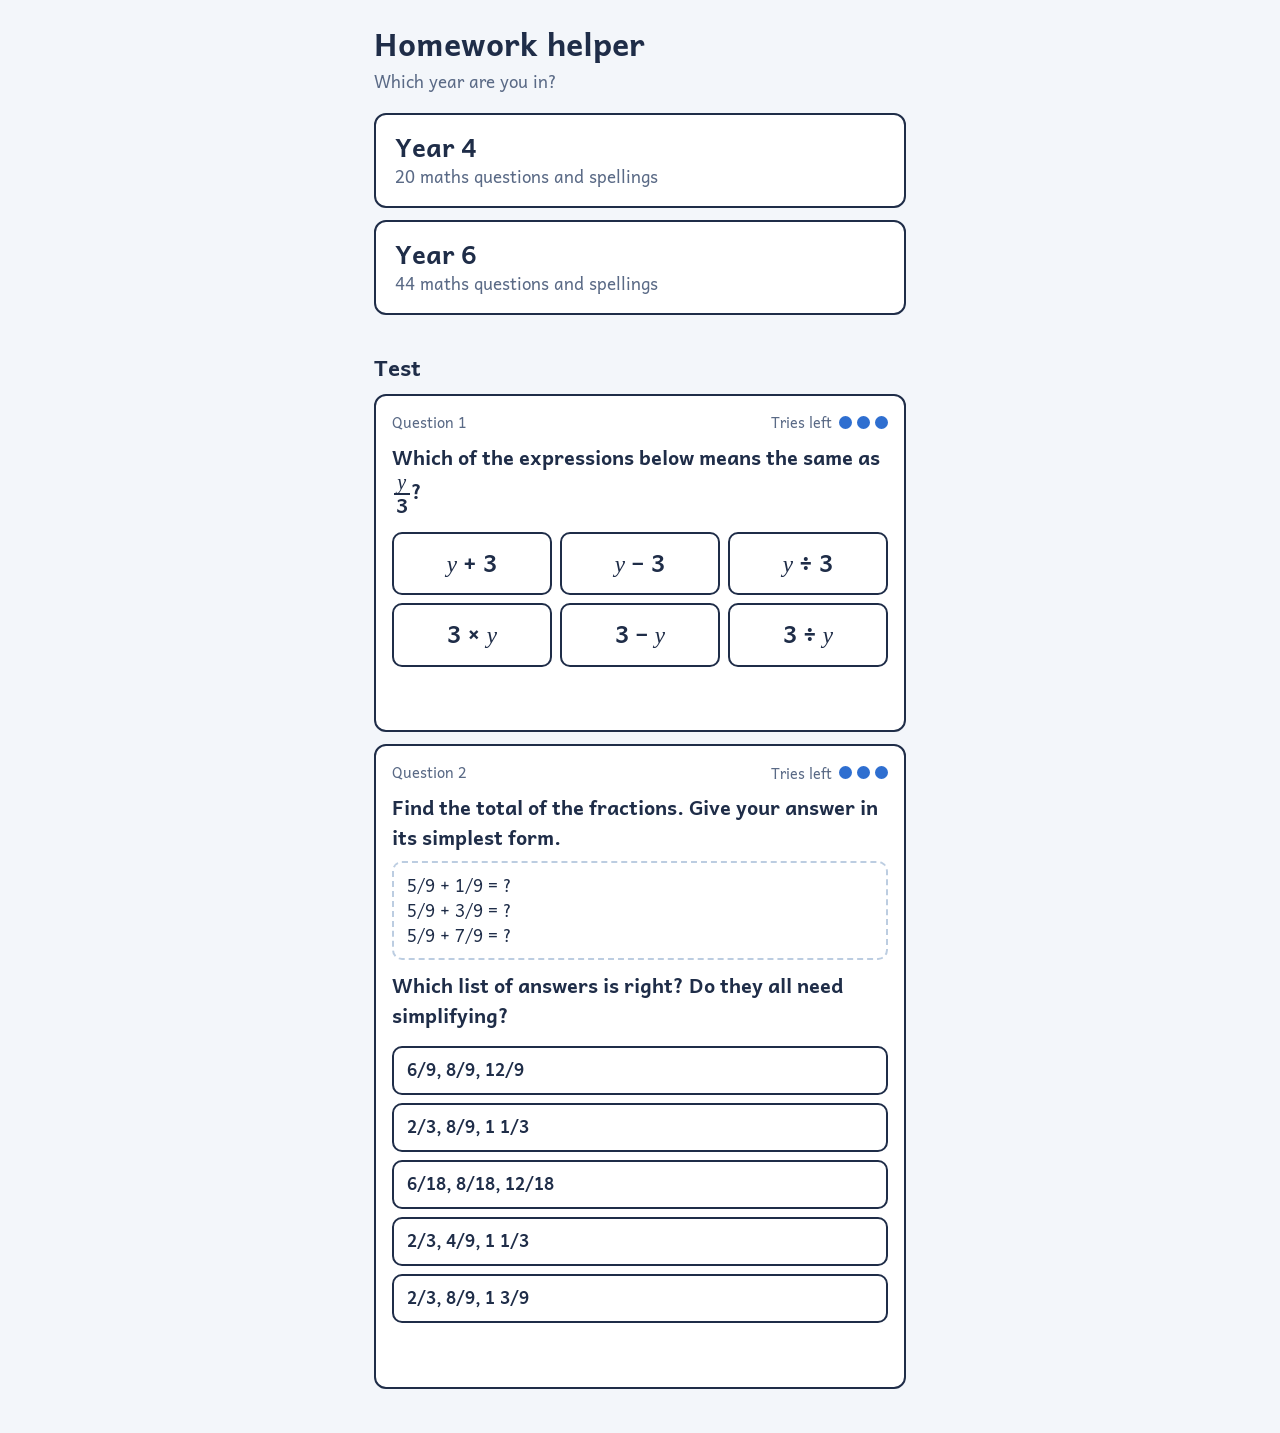
<file: index.html>
<!DOCTYPE html>
<html lang="en-GB">
<head>
<meta charset="utf-8">
<meta name="viewport" content="width=device-width, initial-scale=1, viewport-fit=cover">
<title>Homework helper</title>
<link rel="icon" type="image/png" sizes="32x32" href="favicon-32.png">
<link rel="apple-touch-icon" href="apple-touch-icon.png">
<link rel="manifest" href="manifest.webmanifest">
<meta name="apple-mobile-web-app-title" content="Homework">
<meta name="theme-color" content="#F3F6FA">
<link rel="preconnect" href="https://fonts.googleapis.com">
<link rel="preconnect" href="https://fonts.gstatic.com" crossorigin>
<link href="https://fonts.googleapis.com/css2?family=Andika:wght@400;700&family=Patrick+Hand&display=swap" rel="stylesheet">
<style>
:root{
  box-sizing:border-box;
  padding-top:env(safe-area-inset-top,0px);
  padding-bottom:env(safe-area-inset-bottom,0px);
  --paper:#F3F6FA; --grid:#DCE7F3; --ink:#1F2D48; --muted:#5A6A86; --line:#BCCDE1;
  --card:#FFFFFF; --soft:#EAF1FA;
  --hun:#8257C9; --ten:#2F6FD0; --one:#F2A93B; --rose:#D63C72; --leaf:#1F8A55;
  --on-ten:#FFFFFF; --hl-bg:rgba(214,60,114,.12); --mb:rgba(47,111,208,.2);
  --pen:'Patrick Hand','Comic Sans MS','Chalkboard SE',cursive;
}
@media (prefers-color-scheme: dark){
  :root:not([data-theme="light"]){
    --paper:#10161F; --grid:#1E2A3B; --ink:#E7EDF7; --muted:#9DABC2; --line:#34465F;
    --card:#171F2B; --soft:#1F2B3C;
    --hun:#A688E8; --ten:#5C95EC; --one:#F4BB57; --rose:#F2709D; --leaf:#43C285;
    --on-ten:#0E1A2E; --hl-bg:rgba(242,112,157,.16); --mb:rgba(92,149,236,.25);
  }
}
:root[data-theme="dark"]{
  --paper:#10161F; --grid:#1E2A3B; --ink:#E7EDF7; --muted:#9DABC2; --line:#34465F;
  --card:#171F2B; --soft:#1F2B3C;
  --hun:#A688E8; --ten:#5C95EC; --one:#F4BB57; --rose:#F2709D; --leaf:#43C285;
  --on-ten:#0E1A2E; --hl-bg:rgba(242,112,157,.16); --mb:rgba(92,149,236,.25);
}
html{scroll-padding-top:env(safe-area-inset-top,0px)}
*,*::before,*::after{box-sizing:border-box}
[hidden]{display:none!important}
html,body{margin:0}
body{background:var(--paper);color:var(--ink);font-family:'Andika','Trebuchet MS',system-ui,sans-serif;font-size:17px;line-height:1.45;-webkit-text-size-adjust:100%}
main{max-width:560px;margin:0 auto;padding:18px 14px 44px}
button{font:inherit;color:inherit;cursor:pointer}
button:focus-visible,input:focus-visible{outline:3px solid var(--ten);outline-offset:2px}
h1{font-size:2rem;line-height:1.1;margin:.5rem 0 .5rem}
.intro{margin:0 0 1.2rem;color:var(--muted)}
sup{font-size:.55em;line-height:0;vertical-align:super}

.tiles{display:grid;grid-template-columns:repeat(2,1fr);gap:10px}
.tile{position:relative;display:flex;align-items:stretch;text-align:left;background:var(--card);border:2px solid var(--ink);border-radius:8px;padding:0;min-height:3.8rem;overflow:hidden}
.tile .n{width:2.3rem;flex:none;display:grid;place-items:center;font-weight:700;border-right:2px solid var(--ink)}
.tile .tq{display:flex;align-items:center;flex-wrap:wrap;padding:.5rem .6rem;font-size:.98rem;line-height:1.25}
.tile .star{position:absolute;top:2px;right:6px;color:var(--one);font-size:1.05rem}

.lbar{display:flex;justify-content:space-between;align-items:center;gap:.5rem}
.link{background:none;border:0;padding:.45rem 0;color:var(--ten);font-weight:700}
.link[disabled]{opacity:.3;cursor:default}
.qnum{color:var(--muted);font-size:.95rem}
.qbig{font-size:2rem;font-weight:700;line-height:1.3;margin:.3rem 0 .8rem}
.qbox{display:inline-block;width:1.6em;height:1.1em;border:2px solid currentColor;border-radius:4px;vertical-align:-.12em}
.frac{display:inline-flex;flex-direction:column;align-items:center;vertical-align:middle;font-size:.78em;line-height:1.05;margin:0 .08em}
.frac>span:first-child{border-bottom:2px solid currentColor;padding:0 .18em}

.stage{position:relative;border:2px solid var(--ink);border-radius:10px;min-height:250px;padding:20px 10px;display:flex;flex-direction:column;align-items:center;justify-content:center;gap:14px;overflow:hidden;
  background-color:var(--card);background-image:linear-gradient(var(--grid) 1px,transparent 1px),linear-gradient(90deg,var(--grid) 1px,transparent 1px);background-size:20px 20px;background-position:-1px -1px}
.saywrap{display:flex;gap:.7rem;align-items:flex-start;margin:.9rem 0 .8rem}
#say{margin:0;flex:1;font-size:1.12rem;min-height:4.4em}
.speak{flex:none;width:2.7rem;height:2.7rem;border-radius:50%;border:2px solid var(--ink);background:var(--card);display:grid;place-items:center;padding:0}
.ctrl{display:flex;align-items:center;justify-content:space-between;gap:.6rem}
.btn{border:2px solid var(--ink);background:var(--card);border-radius:999px;padding:.6rem 1.2rem;font-weight:700;min-width:6.2rem}
.btn.primary{background:var(--ten);border-color:var(--ten);color:var(--on-ten)}
.btn[disabled]{opacity:.3;cursor:default}
.dots{display:flex;gap:6px;flex-wrap:wrap;justify-content:center}
.dots i{width:10px;height:10px;border-radius:50%;background:var(--line)}
.dots i.on{background:var(--ten)}
.replay{display:block;margin:.7rem auto 0;background:none;border:0;color:var(--muted);text-decoration:underline;text-underline-offset:3px;font-size:.95rem;padding:.3rem}
.try{margin-top:1rem;background:var(--card);border:2px solid var(--ink);border-radius:10px;padding:1rem}
.tryhead{display:flex;align-items:center;justify-content:space-between}
.try h2{margin:0 0 .6rem;font-size:1.3rem}
.tryrow{display:flex;gap:.8rem;align-items:center;flex-wrap:wrap}
.ans{font:inherit;font-size:1.6rem;font-weight:700;width:8.5rem;padding:.25rem .4rem;border:2px solid var(--ink);border-radius:8px;background:var(--paper);color:var(--ink);text-align:center}
.fhelp{margin:.5rem 0 0;color:var(--muted);font-size:.95rem}
.fb{margin:.8rem 0 0;font-size:1.08rem;min-height:1.4em}
.fb.ok{color:var(--leaf);font-weight:700}
.fb.no{color:var(--rose)}
.bigstar{font-size:2.2rem;color:var(--one);line-height:1}
.qnav{display:flex;justify-content:space-between;margin-top:1.3rem}

/* drawing pieces */
.pen{font-family:var(--pen);font-size:1.45rem;line-height:1.25;text-align:center;color:var(--ink)}
.pen.rose,.rose{color:var(--rose)}
.row{display:flex;align-items:center;justify-content:center;gap:.4rem;flex-wrap:wrap}
.nc{min-width:3.4rem;height:3.4rem;border:2px solid var(--ink);border-radius:10px;display:grid;place-items:center;font-size:1.8rem;font-weight:700;background:var(--card)}
.nc.expr{padding:0 .7rem;font-size:1.5rem}
.op{width:1.8rem;text-align:center;font-size:1.6rem;font-weight:700}
.dot{display:inline-block;width:1.05rem;height:1.05rem;border-radius:50%;background:var(--ten)}
.d-one{background:var(--one)}
.groups{display:flex;gap:.7rem;justify-content:center;flex-wrap:wrap}
.grp{width:5.6rem;height:5.6rem;border:2px dashed var(--muted);border-radius:50%;display:flex;flex-wrap:wrap;align-items:center;justify-content:center;align-content:center;gap:3px;padding:12px;background:var(--card)}
.grp .dot{width:.95rem;height:.95rem}
.grp.pick{border-style:solid;border-color:var(--rose);background:var(--hl-bg)}
.pile24{display:grid;grid-template-columns:repeat(8,1rem);gap:5px}
.pile24 .dot{width:1rem;height:1rem}
.plates{display:flex;flex-wrap:wrap;gap:.6rem;justify-content:center;max-width:20rem}
.plates.small{gap:.28rem;max-width:19rem}
.plate{width:3.6rem;height:3.6rem;border-radius:50%;background:var(--card);border:3px solid var(--line);box-shadow:inset 0 0 0 7px var(--soft);display:grid;place-items:center;font-family:var(--pen);font-size:1.6rem;color:var(--rose)}
.plates.small .plate{width:1.55rem;height:1.55rem;border:2px solid var(--line);box-shadow:inset 0 0 0 3px var(--soft)}
.sqg{display:grid;gap:2px}
.tl{width:1.25rem;height:1.25rem;border-radius:2px;background:var(--ten)}
.tl.big{width:1.55rem;height:1.55rem}
.tl.blank{background:transparent}
.tl.extra{background:transparent;border:2px dashed var(--rose)}
.ctab{display:grid;grid-template-columns:auto auto;column-gap:.7rem;row-gap:.2rem;font-family:var(--pen);font-size:1.45rem;line-height:1.2}
.cube3{width:7rem;height:auto}
.cube3 polygon{stroke:var(--ink);stroke-width:1.5;stroke-linejoin:round}
.cube3 .ct{fill:var(--one)}.cube3 .cl{fill:var(--ten)}.cube3 .cr2{fill:var(--hun)}
.cube3 .cg line{stroke:rgba(255,255,255,.8);stroke-width:1.2}
.sbar{display:grid;width:100%;max-width:22rem;height:2.6rem;border:2px solid var(--ink);background:var(--card)}
.sbar>i{position:relative}
.sbar>i.thick{border-left:2px solid var(--ink)}
.sbar>i>b{position:absolute;inset:0;background:var(--ten)}
.sbar>i>b.alt{background:var(--hun)}
.sbar>i>b.rb{background:var(--rose)}
.sbar>i>b.mb{background:var(--mb)}
.sbar>i.thin::after{content:'';position:absolute;left:-1px;top:0;bottom:0;border-left:1.5px dashed var(--ink);z-index:1;opacity:0}
.sbar>i.thin.on::after{opacity:1}
.sbar>i.thin.grow::after{animation:growY .4s ease both;animation-delay:var(--d,0s)}
.sbar.solid>i+i{border-left:1px solid var(--ink)}
.stack{width:100%;max-width:22rem;display:flex;flex-direction:column;gap:6px}
.halves{display:grid;grid-template-columns:1fr 1fr;width:100%;max-width:22rem;text-align:center;font-family:var(--pen);font-size:1.15rem;color:var(--muted)}
.pvg{display:grid;border:2px solid var(--ink);border-radius:6px;background:var(--card);overflow:hidden}
.pvgh{text-align:center;font-weight:700;font-size:.9rem;padding:.2rem 0;background:var(--soft);border-bottom:2px solid var(--ink)}
.pvgc{height:3rem;display:grid;place-items:center;font-size:1.9rem;font-weight:700;border-left:1px solid var(--line)}
.pvgc.ptc{border-left:0}
.pvgc.jr{height:1.8rem}
.pt{color:var(--rose);font-size:2.2rem}
.jmp{font-family:var(--pen);font-weight:400;color:var(--rose);font-size:1.15rem}
.faint{opacity:.25}
.bm{width:100%;max-width:22rem;display:flex;flex-direction:column;gap:6px}
.bm .whole,.bm .part{height:2.7rem;border:2px solid var(--ink);display:grid;place-items:center;font-weight:700;border-radius:4px;white-space:nowrap;overflow:hidden}
.bm .whole{background:var(--soft);font-size:1.35rem}
.bm .parts{display:flex}
.bm .part{background:var(--card);font-size:1.1rem}
.bm .part+.part{border-left:0}
.bm .part.hatch{background:repeating-linear-gradient(45deg,var(--hl-bg) 0 6px,transparent 6px 12px),var(--card)}
.bm .part.shade{background:var(--ten)}
.bm .part.shade .rose{color:var(--on-ten)}
.colm{--cw:2.5rem;display:grid;grid-template-columns:repeat(var(--c,1),var(--cw));font-size:2rem;font-weight:700;line-height:1}
.colm>span{height:2.7rem;display:grid;place-items:center;position:relative;border-radius:6px}
.colm>span.cr{height:1.6rem;font-family:var(--pen);font-weight:400;font-size:1.4rem;color:var(--rose)}
.colm>.rule{grid-column:1/-1;border-top:3px solid var(--ink);margin:.25rem 0}
.colm.tight{--cw:2.1rem;font-size:1.75rem}
.colm.tight>span{height:2.35rem}
.colm.tight>span.cr{height:1.4rem;font-size:1.25rem}
.colm.tight .qb{width:1.7rem;height:2rem;font-size:1rem}
.colm>span.on,.bus .c.on{background:var(--hl-bg);box-shadow:inset 0 0 0 2px var(--rose)}
.rl{font-family:'Andika',sans-serif;font-size:.78rem;font-weight:700;color:var(--muted)}
.qb{display:grid;place-items:center;width:2rem;height:2.3rem;border:2px dashed var(--muted);border-radius:6px;color:var(--muted);font-size:1.2rem;font-weight:400}
.wr{font-family:var(--pen);font-weight:400;color:var(--rose);font-size:2.1rem;line-height:1}
.sup{position:absolute;top:.1rem;left:.1rem;font-family:var(--pen);font-size:1.25rem;font-weight:400;color:var(--rose);line-height:1}
.sub{position:absolute;bottom:0;left:0;font-family:var(--pen);font-size:1.15rem;font-weight:400;color:var(--rose);line-height:1}
.strike::after{content:'';position:absolute;left:18%;right:18%;top:calc(50% - 1.5px);height:3px;border-radius:2px;background:var(--rose);transform:rotate(-40deg)}
.strike.anim::after{animation:strikeA .4s ease both}
.bus{display:grid;grid-template-columns:auto auto;font-size:2rem;font-weight:700;line-height:1}
.bus .top{display:flex;padding-left:calc(.2rem + 3px)}
.bus .dv{display:grid;place-items:center;padding-right:.35rem;height:2.9rem}
.bus .in{display:flex;border-top:3px solid var(--ink);border-left:3px solid var(--ink);border-top-left-radius:12px;padding-left:.2rem}
.bus .c{width:2.4rem;height:2.9rem;display:grid;place-items:center;position:relative;border-radius:6px}

/* motion */
@keyframes pop{0%{transform:scale(.2);opacity:0}65%{transform:scale(1.12);opacity:1}100%{transform:scale(1);opacity:1}}
@keyframes fade{from{opacity:0;transform:translateY(8px)}to{opacity:1;transform:none}}
@keyframes away{from{opacity:1;transform:scale(1)}to{opacity:.16;transform:scale(.8)}}
@keyframes write{from{clip-path:inset(0 100% 0 0)}to{clip-path:inset(0 0 0 0)}}
@keyframes pulse{0%{transform:scale(1)}40%{transform:scale(1.15)}100%{transform:scale(1)}}
@keyframes hop{0%{transform:translate(var(--hx,0),var(--hy,0));opacity:0}25%{opacity:1}100%{transform:none;opacity:1}}
@keyframes slideK{from{transform:translateX(var(--hx,0))}to{transform:none}}
@keyframes strikeA{from{transform:rotate(-40deg) scaleX(0)}to{transform:rotate(-40deg) scaleX(1)}}
@keyframes growY{from{transform:scaleY(0)}to{transform:scaleY(1)}}
.pop{animation:pop .45s cubic-bezier(.3,1.3,.5,1) both;animation-delay:var(--d,0s)}
.fade{animation:fade .5s ease both;animation-delay:var(--d,0s)}
.away{animation:away .55s ease both;animation-delay:var(--d,0s)}
.gone{opacity:.16;transform:scale(.8)}
.write{animation:write .7s ease-out both;animation-delay:var(--d,0s)}
.pulse{animation:pulse .6s ease both;animation-delay:var(--d,0s)}
.hop{display:inline-block;animation:hop .9s cubic-bezier(.4,0,.2,1) both;animation-delay:var(--d,0s)}
.slide{display:inline-block;animation:slideK 1s cubic-bezier(.5,0,.3,1) both;animation-delay:var(--d,0s)}
@media (prefers-reduced-motion: reduce){
  .pop,.fade,.away,.vanish,.write,.pulse,.swap,.hop,.slide,.nl .drawin,.strike.anim::after,.sbar>i.thin.grow::after{animation-duration:.01s!important;animation-delay:0s!important}
}

/* working-out pad and tries */
.card{background:var(--card);border:2px solid var(--ink);border-radius:10px;padding:.9rem;margin-top:1rem}
.cardhead{display:flex;align-items:center;justify-content:space-between;gap:.5rem;flex-wrap:wrap;margin-bottom:.6rem}
.cardhead h2{margin:0;font-size:1.2rem}
.tools{display:flex;gap:.4rem;flex-wrap:wrap;margin-bottom:.6rem}
.tool{border:2px solid var(--ink);background:var(--card);border-radius:999px;padding:.3rem .85rem;font-weight:700;font-size:.92rem}
.tool[aria-pressed="true"]{background:var(--ink);color:var(--card)}
.padwrap{position:relative;height:280px;border:1.5px solid var(--line);border-radius:6px;overflow:hidden;background-color:var(--card);
  background-image:linear-gradient(var(--grid) 1px,transparent 1px),linear-gradient(90deg,var(--grid) 1px,transparent 1px);background-size:24px 24px;background-position:-1px -1px}
.padwrap.tall{height:520px}
#pad{display:block;touch-action:none;cursor:crosshair}
.link.small{font-size:.92rem;padding:.2rem 0}
.tries{display:flex;align-items:center;gap:5px;color:var(--muted);font-size:.9rem}
.tries span{margin-right:2px}
.tries i{width:13px;height:13px;border-radius:50%;border:2px solid var(--ten)}
.tries i.on{background:var(--ten)}
.tag{font-weight:700;font-size:.9rem;color:var(--muted)}
.tag.ok{color:var(--leaf)}
.locked{display:flex;gap:.7rem;align-items:center;color:var(--muted);border-style:dashed;border-color:var(--muted)}
.locked p{margin:0}
.howh{font-size:1.3rem;margin:1.5rem 0 .6rem}
.again,#showHow{display:block;margin:1rem auto 0}
.tile .star.help{color:var(--muted)}
.reset{display:block;margin:1.4rem 0 0;background:none;border:0;color:var(--muted);text-decoration:underline;text-underline-offset:3px;padding:.3rem 0;font-size:.92rem}
.fhelp{margin:.5rem 0 0;color:var(--muted);font-size:.95rem}
.fin{display:inline-flex;flex-direction:column;align-items:center;gap:5px}
.fin .ans{width:4rem}
.fin hr{width:4.6rem;border:0;border-top:3px solid var(--ink);margin:0}

/* results page */
#results h1{margin:.6rem 0 1rem}
#results h2{font-size:1.2rem;margin:1.7rem 0 .6rem}
.scorecard{display:flex;align-items:center;gap:1.1rem;background:var(--card);border:2px solid var(--ink);border-radius:12px;padding:1rem}
.ring{width:7.5rem;height:7.5rem;flex:none;transform:rotate(-90deg)}
.ring circle{fill:none;stroke-width:13}
.ring-bg{stroke:var(--line)}
.ring-own{stroke:var(--one);animation:ringIn 1s ease-out both}
.ring-help{stroke:var(--muted);animation:ringIn .8s ease-out .9s both}
@keyframes ringIn{from{stroke-dasharray:0 400}}
.score b{display:block;font-size:3.2rem;line-height:1;font-weight:700}
.score span{display:block;color:var(--muted);font-size:1rem;line-height:1.3;margin-top:.2rem}
.resmsg{font-size:1.15rem;margin:1rem 0 0}
.counts{display:grid;grid-template-columns:repeat(3,1fr);gap:8px;margin-top:1rem}
.counts>div{background:var(--card);border:2px solid var(--ink);border-radius:10px;padding:.6rem .3rem;text-align:center}
.counts b{display:block;font-size:1.7rem;line-height:1.1}
.counts span{font-size:.85rem;color:var(--muted)}
.counts .gold{color:var(--one)}
.qgrid{display:grid;grid-template-columns:repeat(7,1fr);gap:6px}
.qc{aspect-ratio:1;border:2px solid var(--ink);border-radius:8px;background:var(--card);display:flex;flex-direction:column;align-items:center;justify-content:center;font-weight:700;font-size:1rem;line-height:1;padding:0;min-width:0}
.qc small{font-size:.85rem;margin-top:3px;font-weight:400;min-height:.85rem}
.qc.own,.chip.own{background:var(--one);border-color:var(--one);color:#2A1E00}
.qc.help,.chip.help{border-color:var(--muted)}
.qc.todo,.chip.todo{border-style:dashed;border-color:var(--muted);color:var(--muted)}
.legend{display:flex;gap:1rem;flex-wrap:wrap;font-size:.88rem;color:var(--muted);margin-top:.6rem}
.topics{display:flex;flex-direction:column;gap:8px}
.topic{background:var(--card);border:2px solid var(--ink);border-radius:10px;padding:.7rem .8rem}
.topic .th{display:flex;justify-content:space-between;gap:.5rem;align-items:center;flex-wrap:wrap}
.topic .tn{font-weight:700}
.ttag{font-size:.82rem;font-weight:700;border-radius:999px;padding:.12rem .65rem}
.ttag.strong{background:rgba(31,138,85,.15);color:var(--leaf)}
.ttag.practise{background:var(--hl-bg);color:var(--rose)}
.ttag.unfinished{background:var(--soft);color:var(--muted)}
.chips{display:flex;flex-wrap:wrap;gap:5px;margin-top:.55rem}
.chip{min-width:2.2rem;height:2.2rem;border-radius:7px;border:2px solid var(--ink);background:var(--card);font-weight:700;font-size:.92rem;padding:0 .3rem}
.resbtns{display:flex;flex-direction:column;align-items:stretch;gap:.6rem;margin-top:1.7rem}
.toResults{display:block;margin-top:.8rem}
.homebtns{margin-top:1.3rem}

/* spellings */
.tabs{display:flex;gap:4px;background:var(--soft);border:2px solid var(--ink);border-radius:999px;padding:4px;margin:.2rem 0 1.1rem}
.tabbtn{flex:1;border:0;background:none;border-radius:999px;padding:.55rem .5rem;font-weight:700;font-size:1.02rem;color:var(--muted)}
.tabbtn[aria-selected="true"]{background:var(--ink);color:var(--card)}
.muted{color:var(--muted)}
.splist h2{margin:0 0 .3rem;font-size:1.3rem}
.splist p{margin:.4rem 0}
.splist .btn{display:block;width:100%;margin-top:.7rem}
mark.fx{background:var(--hl-bg);color:var(--rose);border-radius:4px;padding:0 .08em}
.spcard{margin-top:.6rem}
.sphear{display:flex;align-items:center;gap:.9rem}
.hearbig{width:4.4rem;height:4.4rem;border-radius:50%;border:0;background:var(--ten);color:var(--on-ten);display:grid;place-items:center;flex:none;padding:0}
.hearbig.speaking{animation:pulse 1s ease-in-out infinite}
.hearopts{display:flex;flex-wrap:wrap;gap:.4rem}
.spmean,.spsent{margin:.7rem 0 0;font-size:1.05rem}
.spsent .gap{display:inline-block;width:4.5em;border-bottom:2px solid var(--ink);vertical-align:-.15em}
.spstage{margin:1rem 0 .5rem;font-weight:700;font-size:1.08rem;text-align:center}
.spline{min-height:3.5rem;border-bottom:3px solid var(--ink);font-size:2rem;font-weight:700;letter-spacing:.05em;display:flex;align-items:flex-end;justify-content:center;padding:.2rem .5rem;background:var(--card);border-radius:8px 8px 0 0;overflow-x:auto}
.spline .ph{font-size:1.05rem;font-weight:400;color:var(--muted);letter-spacing:0;align-self:center}
.caret{display:inline-block;width:2px;height:1.6rem;background:var(--ten);margin-left:2px;animation:blink 1s step-end infinite;align-self:center}
@keyframes blink{50%{opacity:0}}
.spboxes{display:flex;gap:4px;justify-content:center}
.spbox{flex:1 1 0;max-width:2.6rem;min-width:0;height:3rem;border:2px solid var(--ink);border-radius:6px;display:grid;place-items:center;font-size:clamp(1.1rem,5.5vw,1.7rem);font-weight:700;background:var(--card)}
.spbox.next{border-color:var(--ten);box-shadow:0 0 0 3px var(--mb)}
.sptiles{display:flex;flex-wrap:wrap;gap:6px;justify-content:center;margin-top:1rem}
.ltile{width:2.7rem;height:3rem;border-radius:8px;border:2px solid var(--ink);background:var(--one);color:#2A1E00;font-size:1.5rem;font-weight:700;padding:0;touch-action:manipulation}
.ltile.used{visibility:hidden}
.tilectl{display:flex;justify-content:center;gap:.5rem;margin-top:.7rem}
.kb{display:flex;flex-direction:column;gap:6px;margin-top:1rem;user-select:none;-webkit-user-select:none}
.kbrow{display:flex;gap:4px;justify-content:center}
.key{flex:1 1 0;max-width:2.6rem;min-width:0;height:3rem;border-radius:7px;border:1.5px solid var(--line);background:var(--card);color:var(--ink);font-size:1.3rem;font-weight:700;padding:0;box-shadow:0 2px 0 var(--line);touch-action:manipulation}
.key:active{transform:translateY(2px);box-shadow:none;background:var(--soft)}
.key.wide{flex:1.6 1 0;max-width:4.2rem;font-size:1.1rem}
.spactions{display:flex;justify-content:center;margin-top:1rem}
.spactions .btn{min-width:10rem}
.spword{font-size:2.1rem;font-weight:700;letter-spacing:.04em;text-align:center;margin:.3rem 0;word-break:break-all}
.spwas{text-align:center;color:var(--muted);margin:.2rem 0}
.spwas s{color:var(--rose)}
.spdots{display:flex;gap:5px;justify-content:center;margin:.3rem 0 0}
.spdots i{width:11px;height:11px;border-radius:50%;background:var(--line)}
.spdots i.cur{background:var(--ten)}
.spdots i.r1{background:var(--one)}
.spdots i.r2,.spdots i.r3{background:var(--muted)}
.spdots i.r4{background:var(--rose)}
.sprows{display:flex;flex-direction:column;gap:7px;margin-top:1rem}
.sprow{display:flex;justify-content:space-between;align-items:center;gap:.6rem;padding:.6rem .8rem;border:2px solid var(--ink);border-radius:10px;background:var(--card)}
.sprow .w{font-weight:700;font-size:1.15rem}
.sprow .tag{font-size:.85rem;white-space:nowrap}
.sprow .tag.t1{color:var(--leaf)}
.sprow .tag.t4{color:var(--rose)}
.spres{display:flex;align-items:baseline;gap:.6rem;background:var(--card);border:2px solid var(--ink);border-radius:12px;padding:1rem}
.spres b{font-size:3rem;line-height:1}

/* year 4 drawing pieces */
.nc.wide{width:4.4rem}
.nc.hl{box-shadow:0 0 0 4px var(--rose)}
.nc.hl2{box-shadow:0 0 0 4px var(--ten)}
.d-rose{background:var(--rose)}
.dot.d-ghost{background:transparent;border:2px dashed var(--line)}
.frames{display:flex;gap:1rem;flex-wrap:wrap;justify-content:center;align-items:flex-start}
.fbox{display:flex;flex-direction:column;align-items:center;gap:.3rem}
.tf{display:grid;grid-template-columns:repeat(5,1.75rem);grid-auto-rows:1.75rem;border:2px solid var(--ink);background:var(--card)}
.tf>i{border:1px solid var(--line);display:grid;place-items:center}
.rod{display:inline-block;width:.85rem;height:4.6rem;border-radius:3px;background-color:var(--ten);background-image:repeating-linear-gradient(to bottom,transparent 0,transparent calc(10% - 1px),rgba(255,255,255,.6) calc(10% - 1px),rgba(255,255,255,.6) 10%)}
.cube{display:inline-block;width:.85rem;height:.85rem;border-radius:2px;background:var(--one)}
.pile{min-height:4.8rem;align-items:flex-end;gap:.35rem}
.gap{width:.8rem}
.grp.big{width:6.6rem;height:6.6rem}
.grp .rod{height:3.2rem}
.pile27{display:grid;grid-template-columns:repeat(9,1rem);gap:5px;min-height:3.6rem}
.pile27 .dot{width:1rem;height:1rem}
.arr{display:flex;flex-direction:column;gap:4px}
.arrrow{display:flex;gap:4px;align-items:center}
.arr.big,.arr.big .arrrow{gap:9px}
.arr.big .dot{width:1.7rem;height:1.7rem}
.arr.sm,.arr.sm .arrrow{gap:3px}
.arr.sm .dot{width:.9rem;height:.9rem}
.arr.sm .d-ghost{border-width:1.5px}
.arrlbl{font-family:var(--pen);font-size:1.35rem;color:var(--rose);min-width:2.4rem;padding-left:.45rem}
.cookie{display:block;width:.7rem;height:.7rem;border-radius:50%;background:#B07A3E;box-shadow:inset -2px -2px 0 rgba(0,0,0,.2)}
.fwrap{width:100%;max-width:22rem}
.fbar{display:grid;grid-template-columns:repeat(9,1fr);height:3.2rem;border:2px solid var(--ink);background:var(--card)}
.fbar>i{position:relative;border-left:2px solid var(--ink)}
.fbar>i:first-child{border-left:0}
.fbar>i>b{position:absolute;inset:0;background:var(--ten)}
.fnums{display:grid;grid-template-columns:repeat(9,1fr);text-align:center;font-family:var(--pen);color:var(--muted);font-size:1.05rem}
.pv{display:grid;grid-template-columns:repeat(3,1fr);width:100%;max-width:22rem;border:2px solid var(--ink);border-radius:6px;overflow:hidden;background:var(--card)}
.pv>div{display:flex;flex-direction:column;border-left:2px solid var(--ink)}
.pv>div:first-child{border-left:0}
.pvh{text-align:center;font-weight:700;font-size:.9rem;padding:.25rem;border-bottom:2px solid var(--ink);background:var(--soft)}
.pvc{display:flex;flex-wrap:wrap;gap:4px;justify-content:center;align-content:flex-start;padding:8px 3px;min-height:5rem;flex:1}
.pvd{text-align:center;font-size:1.6rem;font-weight:700;border-top:2px solid var(--ink);padding:.1rem}
.pvd>span{display:inline-block}
.disc{width:1.75rem;height:1.75rem;border-radius:50%;display:grid;place-items:center;font-size:.58rem;font-weight:700;color:#fff}
.disc.h{background:var(--hun)}
.disc.t{background:var(--ten)}
.disc.o{background:var(--one);color:#2A1E00}
.bm .whole.glowbox{box-shadow:0 0 0 3px var(--rose)}
.mini{display:grid;grid-template-columns:4.4rem repeat(3,2.4rem);row-gap:6px;align-items:center;justify-items:center}
.mh{font-weight:700;color:var(--muted);font-size:.95rem}
.ml{font-family:var(--pen);font-size:1.3rem;justify-self:end;padding-right:.4rem}
.zero{font-family:var(--pen);font-size:1.8rem;font-weight:400;color:var(--rose)}
.nl{width:100%;max-width:24rem;height:auto;overflow:visible}
.nl .axis,.nl .tick{stroke:var(--ink);stroke-width:2.5;stroke-linecap:round}
.nl text{fill:var(--ink);font-family:'Andika',sans-serif;font-size:14px;font-weight:700;text-anchor:middle}
.nl .lab{fill:var(--rose)}
.nl .jl{fill:var(--muted);font-size:11px;font-weight:400}
.nl .arc{fill:none;stroke:var(--rose);stroke-width:3;stroke-linecap:round}
.nl .drawin{stroke-dasharray:1;stroke-dashoffset:1;animation:draw .55s ease forwards;animation-delay:var(--d,0s)}
.nl .pop{transform-box:fill-box;transform-origin:center}
@keyframes vanish{to{opacity:0;transform:scale(.3)}}
@keyframes swapIn{from{transform:translateX(var(--from))}to{transform:none}}
@keyframes draw{to{stroke-dashoffset:0}}
.vanish{animation:vanish .4s ease both;animation-delay:var(--d,0s)}
.vanished{opacity:0}
.swap{animation:swapIn 1s cubic-bezier(.6,0,.3,1) both;animation-delay:var(--d,0s)}
.spres span{line-height:1.3}

/* year picker */
.yearbtns{display:flex;flex-direction:column;gap:12px;margin-top:1rem}
.yearbtn{display:flex;flex-direction:column;align-items:flex-start;gap:.2rem;text-align:left;background:var(--card);border:2px solid var(--ink);border-radius:12px;padding:1.1rem 1.2rem}
.yearbtn b{font-size:1.6rem;line-height:1.1}
.yearbtn span{color:var(--muted)}
.yearbtn:active{transform:translateY(2px)}
.homehead{display:flex;align-items:center;justify-content:space-between;gap:.6rem;flex-wrap:wrap}
.yearchip{border:2px solid var(--ink);background:var(--card);border-radius:999px;padding:.35rem .9rem;font-weight:700;font-size:.95rem}

/* front page test */
.sect{font-size:1.4rem;margin:2.2rem 0 .7rem}
.yearbtn{position:relative}
.yearbtn .lastused{position:absolute;top:.8rem;right:1rem;font-size:.8rem;font-weight:700;color:var(--ten);background:var(--soft);border-radius:999px;padding:.1rem .6rem}
.tcard{background:var(--card);border:2px solid var(--ink);border-radius:12px;padding:1rem}
.tcard+.tcard{margin-top:12px}
.thead{display:flex;justify-content:space-between;align-items:center;gap:.5rem;flex-wrap:wrap;color:var(--muted);font-size:.92rem}
.tq{font-size:1.25rem;font-weight:700;margin:.5rem 0 1rem;line-height:1.5}
.alg{font-family:Georgia,'Times New Roman',serif;font-style:italic;font-weight:400}
.tq .frac{font-size:1em}
.opts{display:grid;grid-template-columns:repeat(3,1fr);gap:8px}
.opt{border:2px solid var(--ink);border-radius:10px;background:var(--card);color:var(--ink);font:inherit;font-size:1.45rem;font-weight:700;padding:.75rem .2rem;white-space:nowrap;touch-action:manipulation}
.opt:active{transform:translateY(2px)}
.opt.wrong{border-style:dashed;border-color:var(--muted);color:var(--muted);text-decoration:line-through;opacity:.6}
.opt.right{background:var(--leaf);border-color:var(--leaf);color:var(--card)}
.opt.shake{animation:shake .4s ease}
@keyframes shake{0%,100%{transform:none}20%{transform:translateX(-6px)}40%{transform:translateX(6px)}60%{transform:translateX(-4px)}80%{transform:translateX(4px)}}
.tfb{margin:.9rem 0 0;font-size:1.05rem;min-height:1.4em}
.tfb.ok{color:var(--leaf);font-weight:700}
.tfb.no{color:var(--rose)}
.tactions{display:flex;justify-content:space-between;align-items:center;gap:.5rem;flex-wrap:wrap;margin-top:.6rem}
.thelp{margin-top:1rem;border-top:2px dashed var(--line);padding-top:1rem}
.thelp h3{margin:0 0 .6rem;font-size:1.1rem}
.tstage{min-height:150px;border:2px solid var(--ink);border-radius:10px;display:flex;flex-direction:column;align-items:center;justify-content:center;gap:10px;padding:14px 8px;
  background-color:var(--card);background-image:linear-gradient(var(--grid) 1px,transparent 1px),linear-gradient(90deg,var(--grid) 1px,transparent 1px);background-size:20px 20px;background-position:-1px -1px}
.tsay{margin:.8rem 0;font-size:1.05rem;min-height:3em}
.tctrl{display:flex;justify-content:space-between;align-items:center;gap:.5rem}
.tctrl .btn{min-width:5.5rem;padding:.45rem 1rem}
.bigfrac{display:inline-flex;flex-direction:column;align-items:center;font-size:2.6rem;font-weight:700;line-height:1.1}
.bigfrac .fl{display:block;width:100%;min-width:3.2rem;height:4px;background:var(--rose);border-radius:2px;margin:.15rem 0}
.divrow{display:flex;align-items:center;gap:.5rem;font-size:2.6rem;font-weight:700;line-height:1}
.dsign{display:inline-flex;flex-direction:column;align-items:center;gap:.28rem}
.dsign i{display:block;width:.38rem;height:.38rem;border-radius:50%;background:var(--rose)}
.dsign b{display:block;width:1.5rem;height:4px;background:var(--rose);border-radius:2px}
.dsign.giant{gap:.55rem}.dsign.giant i{width:.8rem;height:.8rem}.dsign.giant b{width:3.4rem;height:7px}
.mv{display:inline-block;animation:slideXY .9s cubic-bezier(.5,0,.3,1) both;animation-delay:var(--d,0s)}
@keyframes slideXY{from{transform:translate(var(--fx,0),var(--fy,0))}to{transform:none}}
.shrink{animation:shrinkX .9s cubic-bezier(.5,0,.3,1) both}
@keyframes shrinkX{from{transform:scaleX(2.4)}to{transform:none}}
.tlabel{font-family:var(--pen);font-size:1.25rem;color:var(--rose)}
.opts.wide{grid-template-columns:1fr}
.agrid{display:grid;border:2px solid var(--ink);background:var(--card)}
.agrid i{border:1px solid var(--line)}
.agrid i.a{background:var(--mb);background:color-mix(in srgb,var(--ten) 38%,transparent)}
.agrid i.c{background:rgba(214,60,114,.28);background:color-mix(in srgb,var(--rose) 40%,transparent)}
.agrid i.ac{background:var(--hun)}
.method{margin:.6rem 0;padding:.6rem .8rem;border:2px dashed var(--line);border-radius:10px;font-weight:400;font-size:1.05rem;line-height:1.5}
.clues{text-align:left;font-weight:400;font-size:1.05rem;line-height:1.5;margin:.5rem 0 0 1.2rem;padding:0}
.nchips{display:flex;flex-wrap:wrap;gap:6px;justify-content:center;max-width:20rem}
.nchips span{min-width:2.4rem;padding:.3rem .2rem;border:2px solid var(--ink);border-radius:8px;text-align:center;font-weight:700;font-size:1.15rem;background:var(--card)}
.nchips span.out{opacity:.3;text-decoration:line-through}
.nchips span.keep{border-color:var(--rose);background:var(--hl-bg)}
.opts.wide .opt{font-size:1.05rem;white-space:normal;text-align:left;padding:.65rem .8rem}
.venn{display:block;width:100%;max-width:18rem;height:auto;margin:.4rem auto 0}
.venn circle{fill:none;stroke:var(--ink);stroke-width:2.5}
.venn circle.on{fill:var(--hl-bg);stroke:var(--rose)}
.venn text{fill:var(--ink);font-family:'Andika',sans-serif;font-size:20px;font-weight:700;text-anchor:middle;dominant-baseline:middle}
.venn text.hd{fill:var(--rose);font-family:var(--pen);font-size:17px;font-weight:400}
.venn text.new{fill:var(--rose)}
.sqlist{font-family:var(--pen);font-size:1.3rem;text-align:center;line-height:1.4}
.sqlist b{color:var(--rose);font-weight:400}
.mults{display:grid;grid-template-columns:repeat(3,auto);gap:.1rem .9rem;font-family:var(--pen);font-size:1.25rem;line-height:1.25}
.mults span{padding:0 .3rem;border-radius:5px}
.mults span.on{background:var(--hl-bg);box-shadow:inset 0 0 0 2px var(--rose)}
.mults small{color:var(--muted);font-size:.85rem}
.bus.wide .c{width:3.1rem;padding-left:.9rem}
@media (prefers-reduced-motion: reduce){.mv,.shrink,.opt.shake{animation-duration:.01s!important;animation-delay:0s!important}}
</style>
</head>
<body>
<main>
  <section id="pick" hidden>
    <h1>Homework helper</h1>
    <p class="intro">Which year are you in?</p>
    <div class="yearbtns">
      <button class="yearbtn" data-y="y4"><b>Year 4</b><span>20 maths questions and spellings</span></button>
      <button class="yearbtn" data-y="y6"><b>Year 6</b><span>44 maths questions and spellings</span></button>
    </div>
    <h2 class="sect">Test</h2>
    <div id="tests"></div>
  </section>

  <section id="home" hidden>
    <div class="lbar"><button class="link" id="yearChip">‹ Front page</button></div>
    <h1 id="yearTitle">Year 6</h1>
    <div class="tabs" role="tablist">
      <button class="tabbtn" role="tab" id="tabMaths" aria-selected="true">Maths</button>
      <button class="tabbtn" role="tab" id="tabSpell" aria-selected="false">Spellings</button>
    </div>
    <div id="mathsHome">
    <p class="intro">Pick a question. Work it out on the squared paper, then type your answer. You get <b>3 tries</b>, and after that the step-by-step help unlocks. ★ means you got it on your own; ☆ means you got it with help.</p>
    <div class="tiles" id="tiles"></div>
    <div class="homebtns"><button class="btn primary" id="homeResults">See my results</button></div>
    <button class="reset" id="reset">Start everything again</button>
    </div>
    <div id="spellHome" hidden>
      <div class="card splist">
        <h2 id="spTitle"></h2>
        <p id="spRule"></p>
        <p class="muted">You'll hear each word, what it means and a sentence with it in. Write it on your sheet, then type it here to check. If it's not quite right, you'll get a clue and another go.</p>
        <button class="btn primary" id="spStart">Start the spelling test</button>
        <button class="btn" id="spResume" hidden></button>
        <button class="btn" id="spLastBtn" hidden>See my last results</button>
      </div>
    </div>
  </section>

  <section id="lesson" hidden>
    <div class="lbar">
      <button class="link" id="homeBtn">‹ All questions</button>
      <span class="qnum" id="qnum"></span>
    </div>
    <div class="qbig" id="qbig"></div>

    <div class="card">
      <div class="cardhead"><h2>Your working out</h2><button class="link small" id="tMore">More space</button></div>
      <div class="tools" role="toolbar" aria-label="Drawing tools">
        <button class="tool" id="tPen" aria-pressed="true">Pencil</button>
        <button class="tool" id="tRub" aria-pressed="false">Rubber</button>
        <button class="tool" id="tUndo">Undo</button>
        <button class="tool" id="tClear">Clear</button>
      </div>
      <div class="padwrap" id="padwrap"><canvas id="pad" aria-label="Squared paper for your working out"></canvas></div>
    </div>

    <div class="card" id="answerCard">
      <div class="cardhead"><h2>Your answer</h2><span class="tries" id="tries"></span></div>
      <div class="tryrow"><span id="inputs"></span><button class="btn primary" id="check">Check</button><span id="stars"></span></div>
      <p class="fhelp" id="fhelp" hidden>Type a fraction like 7/4, or a mixed number like 1 3/4.</p>
      <p class="fb" id="fb" aria-live="polite"></p>
      <button class="btn primary toResults" id="toResults" hidden>See my results</button>
    </div>

    <div class="card locked" id="locked">
      <svg viewBox="0 0 24 24" width="26" height="26" aria-hidden="true" style="flex:none"><rect x="5" y="11" width="14" height="10" rx="2" fill="none" stroke="currentColor" stroke-width="2"/><path d="M8 11V8a4 4 0 0 1 8 0v3" fill="none" stroke="currentColor" stroke-width="2"/></svg>
      <p>Step-by-step help unlocks after 3 tries. Use the squared paper to work it out first.</p>
    </div>
    <button class="btn" id="showHow" hidden>See how it works</button>

    <div id="how" hidden>
      <h2 class="howh">How to work it out</h2>
      <div class="stage" id="stage"></div>
      <div class="saywrap">
        <p id="say" aria-live="polite"></p>
        <button class="speak" id="speak" aria-label="Read this out loud">
          <svg viewBox="0 0 24 24" width="22" height="22" aria-hidden="true"><path d="M4 9v6h4l5 4V5L8 9H4z" fill="currentColor"/><path d="M16 8.5a5 5 0 0 1 0 7M18.5 6a8.5 8.5 0 0 1 0 12" fill="none" stroke="currentColor" stroke-width="2" stroke-linecap="round"/></svg>
        </button>
      </div>
      <div class="ctrl">
        <button class="btn" id="prev">Back</button>
        <div class="dots" id="dots"></div>
        <button class="btn primary" id="next">Next</button>
      </div>
      <button class="replay" id="replay">Watch this step again</button>
      <button class="btn primary again" id="again" hidden>Try the answer again</button>
    </div>

    <div class="qnav">
      <button class="link" id="pq">‹ Previous question</button>
      <button class="link" id="nq">Next question ›</button>
    </div>
  </section>

  <section id="results" hidden>
    <div class="lbar">
      <button class="link" id="resBack">‹ All questions</button>
      <span class="qnum">Results</span>
    </div>
    <h1 id="resTitle">Your results</h1>
    <div class="scorecard">
      <div id="ringWrap"></div>
      <div class="score"><b id="scoreNum">0</b><span id="scoreOf"></span></div>
    </div>
    <p class="resmsg" id="resMsg"></p>
    <div class="counts">
      <div><b id="cOwn">0</b><span><span class="gold">★</span> On my own</span></div>
      <div><b id="cHelp">0</b><span>☆ With help</span></div>
      <div><b id="cTodo">0</b><span>Still to do</span></div>
    </div>
    <h2>Every question</h2>
    <div class="qgrid" id="qgrid"></div>
    <div class="legend"><span><span class="gold">★</span> on my own</span><span>☆ with help</span><span>dashed = still to do</span></div>
    <h2>Topics</h2>
    <div class="topics" id="topics"></div>
    <div class="resbtns">
      <button class="btn primary" id="retryHelp">Try my ☆ ones again on my own</button>
      <button class="btn" id="goTodo">Do the ones still to do</button>
    </div>
  </section>
  <section id="spellTest" hidden>
    <div class="lbar">
      <button class="link" id="spBack">‹ Spellings</button>
      <span class="qnum" id="spNum"></span>
    </div>
    <div class="spdots" id="spDots"></div>
    <div class="card spcard">
      <div class="sphear">
        <button class="hearbig" id="spHear" aria-label="Hear the word, its meaning and a sentence"><svg viewBox="0 0 24 24" width="30" height="30" aria-hidden="true"><path d="M4 9v6h4l5 4V5L8 9H4z" fill="currentColor"/><path d="M16 8.5a5 5 0 0 1 0 7M18.5 6a8.5 8.5 0 0 1 0 12" fill="none" stroke="currentColor" stroke-width="2" stroke-linecap="round"/></svg></button>
        <div class="hearopts">
          <button class="tool" id="spWord">Just the word</button>
          <button class="tool" id="spSlow">Say it slowly</button>
        </div>
      </div>
      <p class="spmean"><b>Meaning:</b> <span id="spMean"></span></p>
      <p class="spsent"><b>In a sentence:</b> <span id="spSent"></span></p>
      <p class="fb no" id="spNoVoice" hidden>This device can't read words out loud. Ask a grown-up to read the word to you.</p>
    </div>
    <div class="spstage" id="spStage"></div>
    <div id="spAnswer"></div>
    <p class="fb" id="spFb" aria-live="polite" style="text-align:center"></p>
    <div id="spTiles"></div>
    <div class="kb" id="spKb"></div>
    <div class="spactions">
      <button class="btn primary" id="spCheck">Check</button>
      <button class="btn primary" id="spNext" hidden>Next word ›</button>
    </div>
  </section>

  <section id="spellResults" hidden>
    <div class="lbar">
      <button class="link" id="sprBack">‹ Spellings</button>
      <span class="qnum">Spelling results</span>
    </div>
    <h1 id="sprTitle">Spelling results</h1>
    <div class="spres"><b id="sprScore">0</b><span class="muted" id="sprOf"></span></div>
    <p class="resmsg" id="sprMsg"></p>
    <div class="sprows" id="sprRows"></div>
    <div class="resbtns">
      <button class="btn primary" id="sprTricky">Practise the tricky ones</button>
      <button class="btn" id="sprAgain">Do the whole test again</button>
    </div>
  </section>
</main>

<script>/* ===== Year 4 questions ===== */
const Q4=(function(){

/* ---------- helpers ---------- */
const BOX='<span class="qbox"></span>';
const fr=(n,d)=>`<span class="frac"><span>${n}</span><span>${d}</span></span>`;
const D=t=>`style="--d:${t}s"`;
// when an element appears (step k) and, optionally, is taken away (step r)
function life(s,k,r=null,ad=0,rd=0,a='pop',rk='away'){
  if(s<k) return null;
  if(s===k) return {c:a,d:ad};
  if(r!==null&&s===r) return {c:rk,d:rd};
  if(r!==null&&s>r) return {c:rk==='away'?'gone':'vanished',d:0};
  return {c:'',d:0};
}
const sty=(L,x='')=>`style="--d:${L.d}s;${x}"`;
const el=(tag,cls,L,inner='',x='')=>L?`<${tag} class="${cls} ${L.c}" ${sty(L,x)}>${inner}</${tag}>`:'';
const pen=(t,cls='',anim='',d=0)=>`<div class="pen ${cls} ${anim}" ${anim?D(d):''}>${t}</div>`;
const R=(...c)=>({cells:c});
const CR=(...c)=>({cells:c,cr:1});
const QB={t:'<span class="qb">?</span>'};
const hc=(t,on)=>({t,c:on?'on':''});
const wd=(s,k,t,d=0)=>s>=k?{t:`<span class="wr ${s===k?'write':''}" ${s===k?D(d):''}>${t}</span>`}:QB;
const carry=(s,k,t,d,hx,hy,on)=>s>=k?{t:`<span class="${s===k?'hop':''}" style="--d:${d}s;--hx:${hx};--hy:${hy}">${t}</span>`,c:on?'on':''}:{t:''};
const dg=(t,a,d=0)=>`<span class="${a?'write':''}" ${a?D(d):''}>${t}</span>`;
const MQ='<span class="rose">?</span>';

function tf(n,col,anim,del){
  let h='<div class="tf">';
  for(let i=0;i<10;i++) h+='<i>'+(i<n?`<span class="dot ${col} ${anim?'pop':''}" ${anim?D(del(i)):''}></span>`:'')+'</i>';
  return h+'</div>';
}
function colm(c,rows){
  let h=`<div class="colm" style="--c:${c}">`;
  for(const r of rows){
    if(r==='-'){h+='<i class="rule"></i>';continue;}
    for(const cell of r.cells){
      const o=(cell&&typeof cell==='object')?cell:{t:cell||''};
      h+=`<span class="${r.cr?'cr ':''}${o.c||''}">${o.t||''}</span>`;
    }
  }
  return h+'</div>';
}
function pvChart(s,k,cnt,rem,digits,add){
  const cols=[['h','Hundreds','100'],['t','Tens','10'],['o','Ones','1']];
  const base={h:0,t:.5,o:.9};
  let h=`<div class="pv ${s===k?'fade':''}">`;
  for(const [key,name,val] of cols){
    h+=`<div><div class="pvh">${name}</div><div class="pvc">`;
    const n=cnt[key];
    for(let i=0;i<n;i++){
      let r=null,rd=0;
      if(rem&&rem.col===key&&i>=n-rem.n){r=rem.step;rd=0.2+(i-(n-rem.n))*0.4;}
      const ad=add&&add.col===key&&i>=n-add.n;
      h+=el('span',`disc ${key}`,life(s,ad?add.step:k,r,ad?0.2+(i-(n-add.n))*0.3:base[key]+i*0.07,rd),val);
    }
    h+='</div>';
    if(digits) h+=`<div class="pvd">${digits[key]}</div>`;
    h+='</div>';
  }
  return h+'</div>';
}
function bar(s,k,whole,parts,kp,wcls=''){
  let h=`<div class="bm"><div class="whole ${wcls} ${s===k?'fade':''}">${whole}</div>`;
  if(s>=kp){
    h+='<div class="parts">';
    parts.forEach((p,i)=>{h+=`<div class="part ${p.c||''} ${s===kp?'pop':''}" style="flex:${p.f} 1 0px;--d:${s===kp?0.3+i*0.2:0}s">${p.t}</div>`;});
    h+='</div>';
  }
  return h+'</div>';
}
function busStop(s,o){
  const wL=life(s,o.kw,null,0.3,0,'write');
  const cL=life(s,o.kc,null,o.kc===o.kw?0.9:0.2,0,'hop');
  return `<div class="bus ${s===o.k0?'fade':''}">
    <span></span>
    <div class="top"><span class="c">${wL?`<span class="wr ${wL.c}" ${sty(wL)}>${o.first}</span>`:''}</span><span class="c">${s>=o.kfin?QB.t:''}</span></div>
    <span class="dv">${o.dv}</span>
    <div class="in"><span class="c ${s===o.kw?'on':''}">${o.a}</span><span class="c ${s>=o.kfin?'on':''}">${cL?`<span class="sup ${cL.c}" ${sty(cL,'--hx:-2.3rem;--hy:0rem')}>${o.carry}</span>`:''}${o.b}</span></div>
  </div>`;
}
function numberLine(s){
  const X=n=>20+n*6.25;
  let g='<svg class="nl" viewBox="0 0 340 112" role="img" aria-label="Number line from 0 to 48">';
  g+='<line class="axis" x1="12" y1="80" x2="328" y2="80"/>';
  for(let n=0;n<=48;n+=8) g+=`<line class="tick" x1="${X(n)}" y1="72" x2="${X(n)}" y2="88"/>`;
  g+=`<text x="${X(0)}" y="106">0</text>`;
  const kOf=j=>j===0?1:(j<5?2:3);
  for(let j=0;j<6;j++){
    const k=kOf(j); if(s<k) continue;
    const a=X(j*8),b=X(j*8+8),m=(a+b)/2,an=s===k;
    const d=an?(k===2?(j-1)*0.65:0.15):0;
    g+=`<path class="arc ${an?'drawin':''}" pathLength="1" d="M${a} 78 Q${m} 24 ${b} 78" style="--d:${d}s"/>`;
    g+=`<text class="jl ${an?'pop':''}" x="${m}" y="44" style="--d:${d+0.3}s">+8</text>`;
    g+=`<text class="lab ${an?'pop':''}" x="${b}" y="106" style="--d:${d+0.45}s">${j*8+8}</text>`;
  }
  if(s<3) g+=`<text x="${X(48)}" y="106">48</text>`;
  g+='</svg>';
  const notes=['How many 8s fit into 48?','first jump: 8','16, 24, 32, 40…','…and 48!','How many jumps?'];
  return g+pen(notes[s],'rose','write',s===2?2.4:0.5);
}
function miniX10(s,k){
  const a=s===k;
  return `<div class="mini ${a?'fade':''}" ${a?D(.6):''}>
    <span></span><span class="mh">H</span><span class="mh">T</span><span class="mh">O</span>
    <span class="ml">3 × 9</span><span></span>${QB.t}${QB.t}
    <span class="ml">× 10</span>
    <span class="${a?'hop':''}" style="--d:1.6s;--hx:2.4rem;--hy:0rem">${QB.t}</span>
    <span class="${a?'hop':''}" style="--d:1.6s;--hx:2.4rem;--hy:0rem">${QB.t}</span>
    <span class="${a?'pop':''}" style="--d:2.4s"><b class="zero">0</b></span>
  </div>`;
}

/* ---------- the 20 questions (Autumn Test 10) ---------- */
function rowsOf(s,rows,per,kOf,lab){
  let h='<div class="arr">';
  for(let r=0;r<rows;r++){
    const k=kOf(r);
    h+='<div class="arrrow">';
    for(let c=0;c<per;c++){const L=life(s,k,null,c*0.08);h+=L?`<span class="dot ${L.c}" ${sty(L)}></span>`:'<span class="dot d-ghost"></span>';}
    const LL=life(s,k,null,0.6,0,'write');
    h+=LL?`<span class="arrlbl ${LL.c}" ${sty(LL)}>${lab(r)}</span>`:'<span class="arrlbl"></span>';
    h+='</div>';
  }
  return h+'</div>';
}
// one fraction bar of n pieces: a shaded from step ka; then b more pink from step kb (add) or the last b of a rubbed out at step kb (take)
function fbarN(s,n,a,ka,b,kb,mode){
  let h=`<div class="fwrap"><div class="fbar ${s===0?'fade':''}" style="grid-template-columns:repeat(${n},1fr)">`;
  for(let i=0;i<n;i++){
    let L=null,x='';
    if(i<a) L=life(s,ka,mode==='take'&&i>=a-b?kb:null,i*0.15,0.2+(i-(a-b))*0.4);
    else if(mode==='add'&&i<a+b){L=life(s,kb,null,(i-a)*0.35);x='background:var(--rose)';}
    h+=`<i>${L?`<b class="${L.c}" ${sty(L,x)}></b>`:''}</i>`;
  }
  return h+`</div><div class="fnums" style="grid-template-columns:repeat(${n},1fr)">`+Array.from({length:n},(_,i)=>`<span>${i+1}</span>`).join('')+'</div></div>';
}
// counters dealt into equal groups; the first `pick` groups are ringed from step kPick
function dealGroups(s,n,g,kPile,kDeal,kPick,pick){
  let h=s<kPile?'':'<div class="pile27">'+Array.from({length:n},(_,i)=>el('span','dot d-one',life(s,kPile,kDeal,i*0.03,0.2+i*0.1))).join('')+'</div>';
  h+='<div class="groups">';
  for(let k=0;k<g;k++){
    h+=`<div class="grp ${s>=kPick&&k<pick?'pick':''} ${s===0?'fade':''}" ${D(k*0.15)}>`;
    for(let j=0;j<n/g;j++) h+=el('span','dot d-one',life(s,kDeal,null,0.2+(j*g+k)*0.1));
    h+='</div>';
  }
  return h+'</div>';
}
// short bus stop with any number of digits (same picture as the 2-digit one)
function busN(s,o){
  const n=o.ds.length,hi=o.hl?o.hl(s):-1;
  let top='',ins='';
  for(let i=0;i<n;i++){
    const tp=o.top[i];let c='';
    if(tp){
      if(tp.w!=null&&s>=tp.w) c=`<span class="wr ${s===tp.w?'write':''}" ${s===tp.w?D(.3):''}>${tp.t}</span>`;
      else if(tp.q!=null&&s>=tp.q) c=QB.t;
    }
    top+=`<span class="c">${c}</span>`;
    const cr=(o.carries||[]).find(x=>x.i===i);
    const sup=(cr&&s>=cr.k)?`<span class="sup ${s===cr.k?'hop':''}" style="--d:${cr.d??0.8}s;--hx:-2.3rem;--hy:0rem">${cr.t}</span>`:'';
    ins+=`<span class="c ${i===hi?'on':''}">${sup}${o.ds[i]}</span>`;
  }
  return `<div class="bus ${s===o.k0?'fade':''}"><span></span><div class="top">${top}</div><span class="dv">${o.dv}</span><div class="in">${ins}</div></div>`;
}
const Q=[
{q:`38 − 4 = ${BOX}`,ans:34,special:{42:"That's adding. This one is a take away."},
 hint:"Not quite. Take 4 ones away from 8 ones. The tens stay.",
 say:["Make 38 in a place value chart: 3 tens and 8 ones.",
      "4 is 4 ones. Take 4 of the ones away.",
      "The tens don't change. Your turn! How many ones are left? What's the whole number?"],
 draw(s){
  return pvChart(s,0,{h:0,t:3,o:8},{col:'o',n:4,step:1},s>=2?{h:'',t:dg('3',s===2),o:dg(MQ,s===2,.2)}:null)
   +pen(['38 = 3 tens and 8 ones','take away 4 ones','3 tens and ? ones'][s],s>=1?'rose':'','write',s===1?1:.3);
 }},

{q:`9 + 6 + 2 = ${BOX}`,ans:17,
 hint:"Not quite. 6 + 2 = 8. Now work out 9 + 8: add 10, then take 1 away.",
 say:["Three numbers to add. We can add them in <b>any order</b>, so look for an easy pair.",
      "6 + 2 = 8. Now we have 9 + 8!",
      "Trick for adding 9: add 10, then take 1 away. 10 + 8 = 18.",
      "Your turn! 9 is one less than 10, so 9 + 8 is one less than 18. What is it?"],
 draw(s){
  if(s===0) return '<div class="row"><span class="nc">9</span><span class="op">+</span><span class="nc">6</span><span class="op">+</span><span class="nc">2</span></div>'+pen('any order!','rose','write',.4);
  if(s===1) return '<div class="row"><span class="nc hl">6</span><span class="op">+</span><span class="nc hl">2</span><span class="op">=</span><span class="nc pop" style="--d:.5s">8</span></div>'+pen('9 + 8','rose','write',1);
  return `<div class="frames"><div class="fbox">${tf(9,'',s===2,i=>0.2+i*0.1)}</div><div class="fbox">${tf(8,'d-rose',s===2,i=>1.2+i*0.1)}</div></div>`+pen(s===2?'10 + 8 = 18':'9 + 8 = 18 − 1 = ?','rose','write',.4);
 }},

{q:`182 + 6 = ${BOX}`,ans:188,special:{782:"Careful! 6 is 6 ones, not 6 hundreds.",242:"Careful! 6 is 6 ones, not 6 tens."},
 hint:"Not quite. Add 6 ones to the 2 ones. The hundreds and tens stay the same.",
 say:["Make 182 in a place value chart: 1 hundred, 8 tens and 2 ones.",
      "6 is <b>6 ones</b>. Add 6 more ones to the chart.",
      "Only the ones change. The hundreds and the tens stay the same.",
      "Your turn! How many ones are there now? What's the whole number?"],
 draw(s){
  let h=pvChart(s,0,{h:1,t:8,o:8},null,s>=2?{h:dg('1',s===2),t:dg('8',s===2,.2),o:dg(MQ,s===2,.4)}:null,{col:'o',n:6,step:1});
  return h+pen(['182 = 1 hundred, 8 tens, 2 ones','add 6 ones','the hundreds and tens stay the same','1 hundred, 8 tens, ? ones'][s],s>=1?'rose':'','write',s===1?1:.3);
 }},

{q:`${BOX} = 8 × 7`,ans:56,special:{15:"That's 8 + 7. The × sign means lots of: 8 lots of 7.",28:"That's only 4 × 7. 8 × 7 is double that."},
 hint:"Not quite. 4 × 7 = 28. 8 × 7 is double 28.",
 say:["The box is on the left, and that's fine: = means <b>is the same as</b>. 8 × 7 means <b>8 rows of 7</b>. Here's a trick: 8 is double 4.",
      "First, 4 rows of 7: 7, 14, 21, 28. So 4 × 7 = 28.",
      "8 rows is double 4 rows. So 8 × 7 is double 28.",
      "Your turn! What is double 28? Tip: double 20, double 8, then add them."],
 draw(s){
  if(s===0) return pen(`${BOX} = 8 × 7`)+pen('8 is double 4','rose','write',.4);
  return rowsOf(s,8,7,r=>r<4?1:2,r=>r<4?(r+1)*7:'')+pen(['','4 × 7 = 28','8 × 7 = double 28','double 28 = ?'][s],'rose','write',s===1?.8:.4);
 }},

{q:`418 + 70 = ${BOX}`,ans:488,special:{425:"Careful! 70 is 7 tens, not 7 ones.",1118:"Careful! 70 is 7 tens, not 7 hundreds."},
 hint:"Not quite. 70 is 7 tens. Add them to the 1 ten. The hundreds and ones stay the same.",
 say:["Make 418 in a place value chart: 4 hundreds, 1 ten and 8 ones.",
      "70 is the same as <b>7 tens</b>. Add 7 more tens to the chart.",
      "Only the tens change. The hundreds and the ones stay the same.",
      "Your turn! How many tens are there now? What's the whole number?"],
 draw(s){
  let h=pvChart(s,0,{h:4,t:8,o:8},null,s>=2?{h:dg('4',s===2),t:dg(MQ,s===2,.2),o:dg('8',s===2,.4)}:null,{col:'t',n:7,step:1});
  return h+pen(['418 = 4 hundreds, 1 ten, 8 ones','add 7 tens','the hundreds and ones stay the same','4 hundreds, ? tens, 8 ones'][s],s>=1?'rose':'','write',s===1?1:.3);
 }},

{q:`91 + 54 = ${BOX}`,ans:145,special:{45:"Nearly! 9 tens + 5 tens is 14 tens. The 1 hundred goes in the hundreds column."},
 hint:"Not quite. Check the tens: 9 + 5. Remember, 10 tens make 1 hundred!",
 say:["Column addition! Line the numbers up: tens under tens, ones under ones.",
      "Always start with the ones: 1 + 4 = 5. That's less than 10, so no carrying.",
      "Now the tens: 9 + 5. That's more than 10!",
      "Your turn! 10 tens make 1 hundred, so the extra hundred goes in the hundreds column. What's the whole answer?"],
 draw(s){
  let h=colm(4,[R('','',hc('9',s>=2),hc('1',s===1)),R('+','',hc('5',s>=2),hc('4',s===1)),'-',R('',QB,QB,wd(s,1,'5',0.2))]);
  const notes=['','1 + 4 = 5','9 + 5 = ? tens','10 tens = 1 hundred'];
  if(notes[s]) h+=pen(notes[s],'rose',s<3?'write':'',0.3);
  return h;
 }},

{q:`${BOX} = 45 ÷ 3`,ans:15,special:{42:"That's 45 − 3. ÷ 3 means share into 3 equal groups.",135:"That's 45 × 3. ÷ 3 means share into 3 equal groups."},
 hint:"Not quite. 4 ÷ 3 = 1 remainder 1. Carry the 1 to make 15. Then 15 ÷ 3.",
 say:["The box is on the left, and that's fine! Work out 45 ÷ 3 with the bus stop method. The 3 waits outside and 45 goes inside.",
      "How many 3s go into 4? One 3 fits, with 1 left over. Write the 1 on top of the 4.",
      "Carry the 1 that's left over to the next digit. Now the 5 becomes 15.",
      "Your turn! How many 3s go into 15? Write it on top. What's the whole answer?"],
 draw(s){
  let h=busStop(s,{dv:'3',a:'4',b:'5',k0:0,kw:1,kc:2,kfin:3,first:'1',carry:'1'});
  const notes=['','one 3 in 4, 1 left over','1 and 5 make 15','15 ÷ 3 = ?'];
  if(notes[s]) h+=pen(notes[s],'rose',s<3?'write':'',0.6);
  return h;
 }},

{q:`${fr(1,8)} + ${fr(5,8)} = ${BOX}`,ans:[6,8],frac:true,
 hint:"Not quite. Count all the shaded pieces. The bottom number stays 8.",
 say:["The bottom number is 8. It tells us the whole bar is cut into <b>8 equal pieces</b>. Each piece is one eighth.",
      "One eighth: shade 1 piece blue.",
      "Add five eighths: shade 5 more pieces pink.",
      "The pieces are still eighths, so the bottom number stays 8. Don't add the bottom numbers! Your turn! How many eighths are shaded altogether?"],
 draw(s){
  return fbarN(s,8,1,1,5,2,'add')+pen(['8 equal pieces',`${fr(1,8)} shaded`,`${fr(1,8)} + ${fr(5,8)}`,`${fr('?',8)} altogether`][s],s===3?'rose':'','write',0.2);
 }},

{q:`87 − 39 = ${BOX}`,ans:48,special:{52:"Careful! In the ones, you can't do 9 − 7 instead of 7 − 9. Exchange a ten for 10 ones.",126:"That's adding. This one is a take away.",58:"So close! After the exchange, the tens are 7 − 3, not 8 − 3."},
 hint:"Not quite. After the exchange, the ones are 17 − 9 and the tens are 7 − 3.",
 say:["Column subtraction! Line up the numbers: tens under tens, ones under ones. Always start with the ones.",
      "Ones: 7 − 9. Uh oh! We can't take 9 away from 7. We need to <b>exchange</b>.",
      "Exchange 1 ten for 10 ones. The 8 tens become 7 tens, and the 7 ones become 17 ones.",
      "Your turn! Work out 17 − 9 for the ones, then 7 − 3 for the tens. What's the whole answer?"],
 draw(s){
  const ex=s>=2,a=s===2;
  const eight={t:'8',c:ex?('strike '+(a?'anim':'')):''};
  const seven=ex?{t:`<span class="${a?'write':''}" ${a?D(0.5):''}>7</span>`}:'';
  const ones={t:(ex?`<span class="sup ${a?'hop':''}" style="--d:1.1s;--hx:-2.5rem;--hy:0rem">1</span>`:'')+'7',c:(s===1||s===2)?'on':''};
  let h=colm(3,[CR('',seven,''),R('',eight,ones),R('−','3',hc('9',s===1)),'-',R('',QB,QB)]);
  const notes=['','7 − 9? Not enough ones!','1 ten → 10 ones','17 − 9 = ?   7 − 3 = ?'];
  if(notes[s]) h+=pen(notes[s],'rose',s<3?'write':'',a?1.5:0.2);
  return h;
 }},

{q:`${fr(1,5)} of 35 = ${BOX}`,ans:7,special:{175:"That's 35 × 5. One fifth means share into 5 equal groups.",30:"That's 35 − 5. One fifth means share into 5 equal groups."},
 hint:"Not quite. Count the counters in just one group.",
 say:["To find <b>one fifth</b>, split into 5 equal groups and look at just one group. It's the same as 35 ÷ 5.",
      "Here are 35 counters.",
      "Deal them out one at a time into 5 groups, just like dealing cards.",
      "One group is one fifth. Your turn! How many counters are in one group?"],
 draw(s){
  return (s===0?pen('35 shared into 5 equal groups','','write',0.2):'')+dealGroups(s,35,5,1,2,3,1)+(s>=3?pen(`${fr(1,5)} of 35 = ?`,'rose','fade'):'');
 }},

{q:`8 × 7 × 7 = ${BOX}`,ans:392,special:{22:"That's 8 + 7 + 7. These are all ×, so multiply.",56:"That's only 8 × 7. Now multiply that by 7."},
 hint:"Not quite. 8 × 7 = 56. Then 50 × 7 = 350 and 6 × 7 = 42. Add them.",
 say:["Three numbers to multiply. Start with a times table fact you know: 8 × 7 = 56.",
      "Now it's 56 × 7. Split 56 into 50 and 6, and multiply each part by 7.",
      "50 × 7: 5 × 7 = 35, so 5 tens × 7 = 35 tens. That's 350.",
      "Your turn! Work out 6 × 7, then add it to 350."],
 draw(s){
  if(s===0) return '<div class="row"><span class="nc expr hl">8 × 7</span><span class="op">×</span><span class="nc">7</span></div>'+pen('8 × 7 = 56','rose','write',.5);
  if(s===1) return '<div class="row"><span class="nc wide">56</span><span class="op">×</span><span class="nc">7</span></div>'+pen('56 = 50 + 6','rose','write',.4);
  if(s===2) return pen('56 × 7 = (50 × 7) + (6 × 7)')+pen('50 × 7 = 350','rose','write',.3);
  return pen('50 × 7 = 350')+pen('6 × 7 = ?   350 + ? = ?','rose','fade');
 }},

{q:`${fr(4,7)} − ${fr(1,7)} = ${BOX}`,ans:[3,7],frac:true,
 hint:"Not quite. Count the shaded pieces that are left. The bottom number stays 7.",
 say:["The bottom number is 7. It tells us the whole bar is cut into <b>7 equal pieces</b>. Each piece is one seventh.",
      "Four sevenths means 4 of those pieces are shaded.",
      "Take away one seventh: rub out 1 of the shaded pieces.",
      "The pieces are still sevenths, so the bottom number stays 7. Your turn! How many sevenths are left?"],
 draw(s){
  return fbarN(s,7,4,1,1,2,'take')+pen(['7 equal pieces',`${fr(4,7)} shaded`,`${fr(4,7)} − ${fr(1,7)}`,`${fr('?',7)} left`][s],s===3?'rose':'','write',0.2);
 }},

{q:`2 × 9 = ${BOX}`,ans:18,special:{11:"That's 2 + 9. The × sign means lots of: 2 lots of 9.",29:"Careful! That's 29, not 2 × 9."},
 hint:"Not quite. 2 × 9 is double 9: 9 + 9.",
 say:["2 × 9 means <b>2 rows of 9</b>.",
      "Row 1: 9 dots.",
      "Row 2: 9 more dots. 2 × 9 is the same as double 9.",
      "Your turn! What is 9 + 9? (Trick: 10 + 10 = 20, then take 2 away.)"],
 draw(s){
  return rowsOf(s,2,9,r=>r+1,r=>r<1?9:'?')+(s===0?pen('2 rows of 9','','write',0.2):'')+(s===3?pen('double 9 = ?','rose','fade'):'');
 }},

{q:`78 + ${BOX} = 98`,ans:20,special:{176:"That's 78 + 98. The box is a part, not the whole, so take away instead."},
 hint:"Not quite. Work out 98 − 78: 8 − 8 in the ones and 9 − 7 in the tens.",
 say:["78 add something makes 98. Let's draw it as a bar.",
      "The whole bar is 98. It's made of two parts: 78 and the mystery number.",
      "To find a missing part, take the part you know away from the whole: 98 − 78.",
      "Column subtraction. Ones: 8 − 8 = 0.",
      "Your turn! Tens: 9 − 7. What's the missing number? (Keep the 0 in the ones!)"],
 draw(s){
  if(s<3){let h=bar(s,0,'98',[{t:'78',f:78},{t:MQ,f:20}],1);if(s===2)h+=pen('98 − 78','rose','write',.2);return h;}
  return colm(3,[R('',hc('9',s===4),hc('8',s===3)),R('−',hc('7',s===4),hc('8',s===3)),'-',R('',QB,wd(s,3,'0',.2))])+pen(s===3?'8 − 8 = 0':'9 − 7 = ?','rose','write',.3);
 }},

{q:`60 ÷ 4 = ${BOX}`,ans:15,special:{56:"That's 60 − 4. ÷ means how many 4s fit into 60."},
 hint:"Not quite. How many 4s are in 20? Count in 4s: 4, 8, 12…",
 say:["Bus stop method! The 4 waits outside the bus stop and 60 goes inside. Work from left to right.",
      "How many 4s go into 6? One 4 fits, with 2 left over. Write the 1 on top of the 6.",
      "Carry the 2 that's left over to the next digit. Now the 0 becomes 20.",
      "Your turn! How many 4s go into 20? Write it on top. What's the whole answer?"],
 draw(s){
  let h=busStop(s,{dv:'4',a:'6',b:'0',k0:0,kw:1,kc:2,kfin:3,first:'1',carry:'2'});
  const notes=['','one 4 in 6, 2 left over','2 and 0 make 20','20 ÷ 4 = ?'];
  if(notes[s]) h+=pen(notes[s],'rose',s<3?'write':'',0.6);
  return h;
 }},

{q:`78 − ${BOX} = 34`,ans:44,special:{112:"That's 78 + 34. The box is a part, not the whole, so take away instead."},
 hint:"Not quite. Work out 78 − 34: 8 − 4 in the ones and 7 − 3 in the tens.",
 say:["Start with 78, take something away, and 34 is left. The whole bar is 78, made of the mystery number and 34.",
      "To find a missing part, take the part you know away from the whole: 78 − 34.",
      "Column subtraction. Ones: 8 − 4 = 4.",
      "Your turn! Tens: 7 − 3. Check: your answer + 34 should make 78."],
 draw(s){
  if(s<2) return bar(s,0,'78',[{t:MQ,f:44},{t:'34 left',f:34}],0)+(s===1?pen('78 − 34','rose','write',.2):'');
  return colm(3,[R('',hc('7',s===3),hc('8',s===2)),R('−',hc('3',s===3),hc('4',s===2)),'-',R('',QB,wd(s,2,'4',.2))])+pen(s===2?'8 − 4 = 4':'7 − 3 = ?','rose','write',.3);
 }},

{q:`${BOX} = 50 × 5`,ans:250,special:{55:"That's 50 + 5. The × sign means lots of: 5 lots of 50.",25:"So close! That's 5 × 5. 50 is 5 tens, so the answer is 25 tens.",2500:"That's too big. 50 is 5 tens, so the answer is 25 tens."},
 hint:"Not quite. 5 × 5 = 25, so 50 × 5 is 25 tens.",
 say:["The box is on the left, and that's fine! 50 is the same as <b>5 tens</b>. So 50 × 5 is 5 lots of 5 tens.",
      "Here are 5 groups, each with 5 tens rods.",
      "Count the tens: 5 × 5 = 25. So there are 25 tens altogether.",
      "Your turn! How much are 25 tens worth? (Remember: 10 tens make 100.)"],
 draw(s){
  if(s===0) return pen(`${BOX} = 50 × 5`)+pen('50 = 5 tens','rose','write',.4);
  let h='<div class="groups" style="gap:.4rem">';
  for(let g=0;g<5;g++){h+=`<div class="grp" style="width:4.6rem;height:4.6rem;padding:8px;gap:2px">`;for(let j=0;j<5;j++)h+=el('span','rod',life(s,1,null,g*0.2+j*0.03),'','height:2.6rem;width:.55rem');h+='</div>';}
  h+='</div>';
  return h+pen(['','5 lots of 5 tens','5 × 5 = 25 tens','25 tens = ?'][s],s>=2?'rose':'','write',s===1?1.2:.3);
 }},

{q:`99 × 3 = ${BOX}`,ans:297,special:{102:"That's 99 + 3. The × sign means lots of: 99 lots of 3.",277:"So close! In the tens, did you add the 2 you carried?"},
 hint:"Not quite. In the tens, work out 9 × 3 and add the 2 you carried.",
 say:["Short multiplication! Multiply each digit by 3. Always start with the ones.",
      "Ones: 9 × 3 = 27.",
      "27 is 2 tens and 7 ones. Write the 7 in the ones column and carry the 2 over to the tens.",
      "Your turn! Tens: 9 × 3, then add the 2 you carried. The tens and hundreds go in their columns. What's the whole answer? (Check: 100 × 3 = 300, so it's just under that.)"],
 draw(s){
  const o=s===1||s===2,t=s>=3;
  let h=colm(4,[CR('','',carry(s,2,'2',0.7,'2.5rem','8.1rem',t),''),R('','',hc('9',t),hc('9',o)),R('×','','',hc('3',true)),'-',R('',QB,QB,wd(s,2,'7',0.1))]);
  const notes=['','9 × 3 = 27','write 7, carry 2','9 × 3 + 2 = ?'];
  if(notes[s]) h+=pen(notes[s],'rose',s<3?'write':'',0.2);
  return h;
 }},

{q:`${fr(3,4)} of 36 = ${BOX}`,ans:27,special:{9:"That's one quarter. Three quarters is 3 of the groups.",12:"That's one third. This is quarters: share into 4 groups."},
 hint:"Not quite. One quarter of 36 is 9. Count the counters in 3 of the groups.",
 say:["To find <b>three quarters</b>: first split into 4 equal groups to find one quarter. Then take <b>3</b> of the groups.",
      "Here are 36 counters.",
      "Deal them out one at a time into 4 groups, just like dealing cards. Each group is one quarter.",
      "We want three quarters, so take 3 of the groups. Your turn! How many counters are in 3 groups altogether?"],
 draw(s){
  return (s===0?pen('36 shared into 4 equal groups','','write',0.2):'')+dealGroups(s,36,4,1,2,3,3)+(s>=3?pen(`${fr(3,4)} of 36 = 3 groups = ?`,'rose','fade'):'');
 }},

{q:`73 × 4 = ${BOX}`,ans:292,special:{77:"That's 73 + 4. The × sign means lots of: 73 lots of 4.",282:"So close! In the tens, did you add the 1 you carried?"},
 hint:"Not quite. In the tens, work out 7 × 4 and add the 1 you carried.",
 say:["Short multiplication! Multiply each digit by 4. Always start with the ones.",
      "Ones: 3 × 4 = 12.",
      "12 is 1 ten and 2 ones. Write the 2 in the ones column and carry the 1 over to the tens.",
      "Your turn! Tens: 7 × 4, then add the 1 you carried. The tens and hundreds go in their columns. What's the whole answer?"],
 draw(s){
  const o=s===1||s===2,t=s>=3;
  let h=colm(4,[CR('','',carry(s,2,'1',0.7,'2.5rem','8.1rem',t),''),R('','',hc('7',t),hc('3',o)),R('×','','',hc('4',true)),'-',R('',QB,QB,wd(s,2,'2',0.1))]);
  const notes=['','3 × 4 = 12','write 2, carry 1','7 × 4 + 1 = ?'];
  if(notes[s]) h+=pen(notes[s],'rose',s<3?'write':'',0.2);
  return h;
 }}
];


return Q;
})();

/* ===== Year 6 questions ===== */
const Q6=(function(){

/* ---------- helpers ---------- */
const NB='\u00A0';
const BOX='<span class="qbox"></span>';
const fr=(n,d)=>`<span class="frac"><span>${n}</span><span>${d}</span></span>`;
const D=t=>`style="--d:${t}s"`;
function life(s,k,r=null,ad=0,rd=0,a='pop'){
  if(s<k) return null;
  if(s===k) return {c:a,d:ad};
  if(r!==null&&s===r) return {c:'away',d:rd};
  if(r!==null&&s>r) return {c:'gone',d:0};
  return {c:'',d:0};
}
const sty=(L,x='')=>`style="--d:${L.d}s;${x}"`;
const el=(tag,cls,L,inner='')=>L?`<${tag} class="${cls} ${L.c}" ${sty(L)}>${inner}</${tag}>`:'';
const pen=(t,cls='',anim='',d=0)=>`<div class="pen ${cls} ${anim}" ${anim?D(d):''}>${t}</div>`;
const R=(...c)=>({cells:c});
const CR=(...c)=>({cells:c,cr:1});
const QB={t:'<span class="qb">?</span>'};
const MQ='<span class="rose">?</span>';
const hc=(t,on)=>({t,c:on?'on':''});
const wd=(s,k,t,d=0)=>s>=k?{t:`<span class="wr ${s===k?'write':''}" ${s===k?D(d):''}>${t}</span>`}:QB;
const carry=(s,k,t,d,hx,hy,on)=>s>=k?{t:`<span class="${s===k?'hop':''}" style="--d:${d}s;--hx:${hx};--hy:${hy}">${t}</span>`,c:on?'on':''}:{t:''};
const rl=t=>({t:`<small class="rl">${t}</small>`});

function colm(c,rows,cls=''){
  const tpl=Array.isArray(c)?c.map(w=>w==='.'?'.9rem':'var(--cw)').join(' '):`repeat(${c},var(--cw))`;
  let h=`<div class="colm ${cls}" style="grid-template-columns:${tpl}">`;
  for(const r of rows){
    if(r==='-'){h+='<i class="rule"></i>';continue;}
    for(const cell of r.cells){
      const o=(cell&&typeof cell==='object')?cell:{t:cell||''};
      h+=`<span class="${r.cr?'cr ':''}${o.c||''}">${o.t||''}</span>`;
    }
  }
  return h+'</div>';
}
function bar(s,k,whole,parts,kp,wcls=''){
  let h=`<div class="bm"><div class="whole ${wcls} ${s===k?'fade':''}">${whole}</div>`;
  if(s>=kp){
    h+='<div class="parts">';
    parts.forEach((p,i)=>{h+=`<div class="part ${p.c||''} ${s===kp?'pop':''}" style="flex:${p.f} 1 0px;--d:${s===kp?0.3+i*0.15:0}s">${p.t}</div>`;});
    h+='</div>';
  }
  return h+'</div>';
}
function bus(s,o){
  const n=o.ds.length,hi=o.hl?o.hl(s):-1;
  let top='',ins='';
  for(let i=0;i<n;i++){
    const tp=o.top[i];let c='';
    if(tp){
      if(tp.w!=null&&s>=tp.w) c=`<span class="wr ${s===tp.w?'write':''}" ${s===tp.w?D(.3):''}>${tp.t}</span>`;
      else if(tp.q!=null&&s>=tp.q) c=QB.t;
    }
    top+=`<span class="c">${c}</span>`;
    const cr=(o.carries||[]).find(x=>x.i===i);
    const sup=(cr&&s>=cr.k)?`<span class="sup ${s===cr.k?'hop':''}" style="--d:${cr.d??0.8}s;--hx:${o.wide?'-3.1rem':'-2.3rem'};--hy:0rem">${cr.t}</span>`:'';
    ins+=`<span class="c ${i===hi?'on':''}">${sup}${o.ds[i]}</span>`;
  }
  return `<div class="bus ${o.wide?'wide':''} ${s===o.k0?'fade':''}"><span></span><div class="top">${top}</div><span class="dv">${o.dv}</span><div class="in">${ins}</div></div>`;
}
function pvGrid(s,o){
  const W=o.cols.map(c=>c==='.'?0.9:2.3);
  const X=[];let acc=0;W.forEach(w=>{X.push(acc+w/2);acc+=w;});
  const dcols=o.cols.map((c,i)=>c==='.'?-1:i).filter(i=>i>=0);
  const cells=o.cols.map(c=>c==='.'?'<b class="pt">.</b>':'');
  const sh=s>=o.kShift;
  for(const [k,dig] of Object.entries(o.from)){
    const ci=+k;
    if(!sh){cells[ci]=`<span>${dig}</span>`;continue;}
    const ni=dcols[dcols.indexOf(ci)+o.shift];
    const dx=(X[ci]-X[ni]).toFixed(2);
    const faint=o.faint&&o.faint.i===ni&&s>=o.faint.k;
    cells[ni]=`<span class="${s===o.kShift?'slide':''} ${faint?'faint':''}" style="--d:.3s;--hx:${dx}rem">${dig}</span>`;
  }
  (o.zeros||[]).forEach(z=>{if(s>=z.k)cells[z.i]=`<span class="rose ${s===z.k?'pop':''}" ${D(.3)}>0</span>`;});
  let h=`<div class="pvg ${s===o.k0?'fade':''}" style="grid-template-columns:${W.map(w=>w+'rem').join(' ')}">`;
  o.cols.forEach(c=>h+=`<span class="pvgh">${c==='.'?'':c}</span>`);
  cells.forEach((c,i)=>h+=`<span class="pvgc ${o.cols[i]==='.'?'ptc':''}">${c}</span>`);
  return h+'</div>';
}
function splitBar(s,o){
  const N=o.n*o.m;
  let h=`<div class="sbar ${s===o.k0?'fade':''}" style="grid-template-columns:repeat(${N},1fr)">`;
  for(let i=0;i<N;i++){
    const big=Math.floor(i/o.m),first=i%o.m===0;
    const L=big<o.shade?life(s,o.kShade,null,big*0.25):null;
    const on=!first&&s>=o.kSplit,grow=on&&s===o.kSplit;
    h+=`<i class="${first&&i>0?'thick':''} ${first?'':'thin'} ${on?'on':''} ${grow?'grow':''}" ${grow?D(0.2+big*0.2):''}>${L?`<b class="${L.c}" ${sty(L)}></b>`:''}</i>`;
  }
  return h+'</div>';
}
function plainBar(N,shaded,cls=''){
  let h=`<div class="sbar solid" style="grid-template-columns:repeat(${N},1fr)">`;
  for(let i=0;i<N;i++) h+=`<i>${i<shaded?`<b class="${cls}"></b>`:''}</i>`;
  return h+'</div>';
}
function isoCube(){
  const A=[60,8],B=[112,38],C=[60,68],Dp=[8,38],F=[112,98],G=[60,128],H=[8,98];
  const L=(p,q,t)=>[p[0]+(q[0]-p[0])*t,p[1]+(q[1]-p[1])*t];
  const ln=(p,q)=>`<line x1="${p[0].toFixed(1)}" y1="${p[1].toFixed(1)}" x2="${q[0].toFixed(1)}" y2="${q[1].toFixed(1)}"/>`;
  const pts=a=>a.map(p=>p.join(',')).join(' ');
  let g=`<svg class="cube3 pop" viewBox="0 0 120 136" aria-hidden="true"><polygon class="ct" points="${pts([A,B,C,Dp])}"/><polygon class="cl" points="${pts([Dp,C,G,H])}"/><polygon class="cr2" points="${pts([C,B,F,G])}"/><g class="cg">`;
  for(const t of [1/3,2/3]){
    g+=ln(L(A,Dp,t),L(B,C,t))+ln(L(A,B,t),L(Dp,C,t));
    g+=ln(L(Dp,C,t),L(H,G,t))+ln(L(Dp,H,t),L(C,G,t));
    g+=ln(L(C,B,t),L(G,F,t))+ln(L(C,G,t),L(B,F,t));
  }
  return g+'</g></svg>';
}
function deal(s,n,groups,kDeal,kPick,picks){
  // n counters dealt round-robin into groups
  let h='<div class="groups">';
  const per=n/groups;
  for(let g=0;g<groups;g++){
    h+=`<div class="grp ${s>=kPick&&picks.includes(g)?'pick':''}">`;
    for(let j=0;j<per;j++) h+=el('span','dot d-one',life(s,kDeal,null,0.2+(j*groups+g)*0.1));
    h+='</div>';
  }
  return h+'</div>';
}

/* ---------- the 44 questions (Autumn Test 10 and a multiplying challenge) ---------- */
function mults(d,s,k,hi=-1){
  if(s<k) return '';
  let h='<div class="mults">';
  for(let i=1;i<=9;i++) h+=`<span class="${i===hi?'on':''} ${s===k?'pop':''}" ${s===k?D(i*0.12):''}><small>${i} ×</small> ${i*d}</span>`;
  return h+'</div>';
}
function tiles(n,anim){
  let h=`<div class="sqg" style="grid-template-columns:repeat(${n},1.45rem)">`;
  for(let i=0;i<n*n;i++) h+=`<span class="tl ${anim?'pop':''}" style="width:1.45rem;height:1.45rem;${anim?`--d:${Math.floor(i/n)*0.25}s`:''}"></span>`;
  return h+'</div>';
}
function tableRows(s,rows,kOf){
  let h='<div class="ctab">';
  rows.forEach((r,i)=>{
    const k=kOf(i),first=rows.findIndex((_,j)=>kOf(j)===k);
    const L=life(s,k,null,(i-first)*0.35+0.2,0,'fade');
    if(L){const c=`${L.c} ${r[0].indexOf('?')===0?'rose':''}`;h+=`<span class="${c}" ${sty(L)}>${r[0]}</span><span class="${c}" ${sty(L)}>= ${r[1]}</span>`;}
  });
  return h+'</div>';
}

/* adding and taking away fractions with different denominators */
const NAMES={2:'halves',3:'thirds',4:'quarters',5:'fifths',6:'sixths',8:'eighths',10:'tenths',12:'twelfths',24:'twenty-fourths'};
const gcdF=(x,y)=>y?gcdF(y,x%y):x;
function fracQ(a,b,c,d,op){
  const L=b*d/gcdF(b,d),m1=L/b,m2=L/d,sign=op==='+'?'+':'−',doing=op==='+'?'add':'take away';
  const top=op==='+'?a*m1+c*m2:a*m1-c*m2;
  const fin=op==='+'?"Then simplify if you can. If it's bigger than 1, you can write it as a mixed number too.":'Then simplify if you can.';
  const sum=`${fr(a,b)} ${sign} ${fr(c,d)}`;
  const o={q:`${sum} = ${BOX}`,ans:[top,L],frac:true,
    hint:`Not quite. Change ${m1===1||m2===1?'the other fraction':'both fractions'} into ${NAMES[L]} first, then ${doing} the top numbers. The bottom stays ${L}.`};
  if(m1===1||m2===1){
    const first=m2===1,n=first?a:c,dd=first?b:d,m=first?m1:m2;
    o.say=[`The denominators are different: ${NAMES[b]} and ${NAMES[d]}. We can only ${doing} fractions when the pieces are the <b>same size</b>. ${L} is ${dd} × ${m}, so change ${fr(n,dd)} into ${NAMES[L]}.`,
      `Here's ${fr(n,dd)}: a bar cut into ${dd} equal pieces, with ${n} shaded.`,
      `Cut every piece into ${m} smaller pieces. Now the bar is in ${NAMES[L]}. That's the same as multiplying the top and the bottom by ${m}.`,
      `Your turn! Count the shaded ${NAMES[L]}. Then ${doing} the top numbers: the bottom stays ${L}. ${fin}`];
    o.draw=s=>{
      const h=splitBar(s,{n:dd,m,shade:n,k0:0,kShade:1,kSplit:2});
      const eq=first?`${fr('?',L)} ${sign} ${fr(c,d)} = ${fr('?',L)}`:`${fr(a,b)} ${sign} ${fr('?',L)} = ${fr('?',L)}`;
      const labs=[sum,`${fr(n,dd)} shaded`,`${fr(n,dd)} = ${fr('?',L)}`,eq];
      return h+pen(labs[s],s>=2?'rose':'','write',s===2?1.4:.3);
    };
  } else {
    o.say=[`Neither denominator goes into the other, so find a number that <b>both</b> ${b} and ${d} go into. List their multiples: the first number in both lists is ${L}. So change both fractions into ${NAMES[L]}.`,
      `${L} is ${b} × ${m1}. So cut each piece of ${fr(a,b)} into ${m1}. That's multiplying the top and the bottom by ${m1}.`,
      `${L} is ${d} × ${m2}. So cut each piece of ${fr(c,d)} into ${m2}. That's multiplying the top and the bottom by ${m2}.`,
      `Your turn! Count the shaded ${NAMES[L]} in each bar, then ${doing} the top numbers. The bottom stays ${L}. ${fin}`];
    o.draw=s=>{
      if(s===0){
        const list=n=>{let t=[];for(let k=n;k<=L;k+=n)t.push(k===L?`<span class="rose">${k}</span>`:k);return t.join(', ');};
        return pen(sum)+pen(`${b}: ${list(b)}`,'','write',.3)+pen(`${d}: ${list(d)}`,'','write',.9);
      }
      let h=splitBar(s,{n:b,m:m1,shade:a,k0:1,kShade:1,kSplit:1})+pen(`${fr(a,b)} = ${fr('?',L)}`,'rose',s===1?'write':'',1.2);
      if(s>=2) h+=splitBar(s,{n:d,m:m2,shade:c,k0:2,kShade:2,kSplit:2})+pen(`${fr(c,d)} = ${fr('?',L)}`,'rose',s===2?'write':'',1.2);
      if(s>=3) h+=pen(`${fr('?',L)} ${sign} ${fr('?',L)} = ${fr('?',L)}`,'rose','fade');
      return h;
    };
  }
  return o;
}

// fraction bars cut into n pieces: `a` shaded blue, then `b` more pink from step kb, across as many bars as needed
function pieceBars(s,n,a,b,kb){
  const bars=Math.ceil((a+b)/n);let h='<div class="fwrap" style="display:flex;flex-direction:column;gap:6px">';
  for(let k=0;k<bars;k++){
    h+=`<div class="fbar" style="grid-template-columns:repeat(${n},1fr)">`;
    for(let i=0;i<n;i++){const p=k*n+i;
      if(p<a) h+=`<i><b class="${s===1?'pop':''}" ${s===1?D(p*0.1):''}></b></i>`;
      else if(p<a+b&&s>=kb) h+=`<i><b class="${s===kb?'pop':''}" style="background:var(--rose);--d:${s===kb?(p-a)*0.1:0}s"></b></i>`;
      else h+='<i></i>';}
    h+='</div>';
  }
  return h+'</div>';
}
// area model for multiplying fractions: b columns × d rows; a columns blue from step 1, c rows pink from step 2
function areaGrid(s,a,b,c,d){
  const cell=Math.min(1.7,15/b,11/d).toFixed(2);
  let h=`<div class="agrid ${s===1?'fade':''}" style="grid-template-columns:repeat(${b},${cell}rem);grid-auto-rows:${cell}rem">`;
  for(let r=0;r<d;r++)for(let k=0;k<b;k++){
    const A=s>=1&&k<a,C=s>=2&&r<c;
    h+=`<i class="${A&&C?'ac':A?'a':C?'c':''} ${s===2&&C?'pop':''}" ${s===2&&C?D(0.2+r*0.15):''}></i>`;
  }
  return h+'</div>';
}
// a short "step by step" picture made of pen lines; line k appears at step k
const lines=(s,arr,last)=>arr.slice(0,s+1).map((t,k)=>pen(t,k===s&&s>0?'rose':'',k===s?'write':'',.3)).join('')+(last&&s===arr.length-1?'':'');

const Q=[
{q:`(65 − 6) × 3 = ${BOX}`,ans:177,special:{47:"Careful! Work out the brackets first: 65 − 6, then × 3.",213:"Careful! Work out the brackets first: 65 − 6 = 59. Then 59 × 3."},
 hint:"Not quite. Brackets first: 65 − 6 = 59. Then 59 × 3 is 60 × 3, take away 3.",
 say:["<b>Brackets first!</b> Always work out the part in brackets before anything else.",
      "65 − 6 = 59. So now it's 59 × 3.",
      "Trick: 59 is one less than 60. 60 × 3 = 180, so 59 × 3 is 3 less than that.",
      "Your turn! What is 180 − 3?"],
 draw(s){return lines(s,['(65 − 6) × 3: brackets first','65 − 6 = 59, so 59 × 3','60 × 3 = 180','180 − 3 = ?']);}},

{q:`7 = ${BOX} + 0.3`,ans:6.7,special:{7.3:"That's 7 + 0.3. The box is a part, so take away: 7 − 0.3.",4:"Careful: 0.3 is 3 tenths, not 3 ones. Take away 3 tenths."},
 hint:"Not quite. 7 is 70 tenths and 0.3 is 3 tenths. Work out 70 − 3 tenths.",
 say:["Something add 0.3 makes 7. As a bar: the whole is 7, made of the mystery number and 0.3.",
      "To find a missing part, take away: 7 − 0.3.",
      "Think in tenths: 7 wholes is <b>70 tenths</b>, and 0.3 is <b>3 tenths</b>.",
      "Your turn! Work out 70 − 3. That's how many tenths are left. Write it as a decimal."],
 draw(s){
  let h=bar(s,0,'7',[{t:MQ,f:90},{t:'0.3',f:10,c:'hatch'}],0);
  if(s>=1) h+=pen('7 − 0.3',s===1?'rose':'',s===1?'write':'',.2);
  if(s>=2) h+=pen('70 tenths − 3 tenths','rose',s===2?'write':'',.2);
  if(s>=3) h+=pen('70 − 3 = ? tenths','rose','fade');
  return h;
 }},

{q:`11<sup>3</sup> = ${BOX}`,ans:1331,special:{33:"Careful! 11³ isn't 11 × 3. It means 11 × 11 × 11.",121:"That's 11². Cubed means × 11 one more time."},
 hint:"Not quite. 11 × 11 = 121. Then 121 × 11 is 121 × 10 + 121.",
 say:["The little ³ means <b>cubed</b>: 11³ means 11 × 11 × 11, <b>not</b> 11 × 3.",
      "First, 11 × 11 = 121.",
      "Now 121 × 11. Trick for × 11: × 10, then add one more lot. 121 × 10 = 1210.",
      "Your turn! Add one more 121: what is 1210 + 121?"],
 draw(s){return lines(s,['11³ = 11 × 11 × 11','11 × 11 = 121','121 × 11 = 1210 + 121','1210 + 121 = ?']);}},

{q:`${BOX} = 8 × (5 + 21)`,ans:208,special:{61:"Careful! Work out the brackets first: 5 + 21. Then × 8.",34:"That's 8 + 5 + 21. The brackets are added first, then multiplied by 8."},
 hint:"Not quite. Brackets first: 5 + 21 = 26. Then 8 × 26 = 8 × 20 + 8 × 6.",
 say:["The box is on the left, and that's fine. <b>Brackets first!</b> 5 + 21 = 26. So it's 8 × 26.",
      "Split 26 into 20 and 6, and multiply each part by 8.",
      "8 × 20 = 160 and 8 × 6 = 48.",
      "Your turn! Add them: 160 + 48."],
 draw(s){return lines(s,['brackets first: 5 + 21 = 26','8 × 26 = 8 × 20 + 8 × 6','8 × 20 = 160,  8 × 6 = 48','160 + 48 = ?']);}},

{q:`${BOX}<sup>2</sup> = 25`,ans:5,special:{12.5:"That's 25 ÷ 2. The little ² means a number times itself.",625:"That's 25². We need the number that, times itself, makes 25."},
 hint:"Not quite. Count how many tiles wide the 25-tile square is.",
 say:["We need a number that, times <b>itself</b>, makes 25. Imagine 25 tiles in a perfect square. How wide is it?",
      "Try 3: a 3 by 3 square has 9 tiles. Too small.",
      "Try 4: a 4 by 4 square has 16 tiles. Still too small.",
      "One size bigger gives exactly 25 tiles. Your turn! How many tiles wide is this square?"],
 draw(s){
  const n=[0,3,4,5][s],p=[0,0,3,4][s];
  let h='<div class="sqg" style="grid-template-columns:repeat(5,1.7rem)">';
  for(let r=0;r<5;r++)for(let c=0;c<5;c++){const inside=r<n&&c<n,isNew=inside&&!(r<p&&c<p);h+=inside?`<span class="tl big ${isNew?'pop':''}" style="width:1.7rem;height:1.7rem;${isNew?`--d:${(r+c)*0.08}s`:''}"></span>`:'<span class="tl big blank" style="width:1.7rem;height:1.7rem"></span>';}
  return h+'</div>'+pen(['? × ? = 25','3 × 3 = 9: too small','4 × 4 = 16: too small','? × ? = 25'][s],s===3?'rose':'','write',.5);
 }},

{q:`5 − 2.14 = ${BOX}`,ans:2.86,special:{3.14:"Careful! You can't swap the digits round in a column. Write 5 as 5.00 and exchange.",7.14:"That's adding. This one is a take away.",2.96:"Careful with the exchanging: after exchanging, the tenths are 9 − 1."},
 hint:"Not quite. Write 5 as 5.00. After exchanging, work out 10 − 4, 9 − 1 and 4 − 2.",
 say:["Line up the decimal points. 5 is a whole number, so give it tenths and hundredths: 5 = 5.00.",
      "Hundredths: 0 − 4? Not enough, and no tenths to exchange either. So go to the ones.",
      "Exchange 1 one for 10 tenths: 5 becomes 4. Then exchange 1 tenth for 10 hundredths: the tenths become 9 and the hundredths become 10.",
      "Your turn! Work out 10 − 4, 9 − 1 and 4 − 2. Don't forget the decimal point!"],
 draw(s){
  const P={t:'.',c:'ptc'},ex=s>=2,a=s===2;
  const sup=d=>`<span class="sup ${a?'hop':''}" style="--d:${d}s;--hx:-3.4rem;--hy:0rem">1</span>`;
  let h=colm(['c','c','.','c','c'],[
    CR('',ex?{t:`<span class="${a?'write':''}" ${a?D(.4):''}>4</span>`}:'','',ex?{t:`<span class="${a?'write':''}" ${a?D(1.6):''}>9</span>`}:'',''),
    R('',{t:'5',c:ex?'strike '+(a?'anim':''):''},P,{t:(ex?sup(.9):'')+'<span class="rose">0</span>',c:(ex?'strike '+(a?'anim':''):'')}, {t:(ex?`<span class="sup ${a?'hop':''}" style="--d:2.1s;--hx:-2.5rem;--hy:0rem">1</span>`:'')+'<span class="rose">0</span>',c:s===1?'on':''}),
    R('−','2',P,'1',hc('4',s===1)),
    '-',
    R('',QB,s>=3?{t:'<span class="rose pop">.</span>'}:'',QB,QB)
  ]);
  return h+pen(['5 = 5.00','0 − 4? Nothing to exchange next door!','1 one → 10 tenths, 1 tenth → 10 hundredths','10 − 4,  9 − 1,  4 − 2'][s],s>=1?'rose':'','write',a?2.4:.3);
 }},

{q:`${fr(9,4)} − ${fr(5,4)} = ${BOX}`,ans:[4,4],frac:true,
 hint:"Not quite. The bottoms are the same, so take away the tops: 9 − 5. The bottom stays 4. Then simplify.",
 say:["Both fractions are in <b>quarters</b>, so the pieces are already the same size. Just take away the top numbers; the bottom stays 4.",
      `Here's ${fr(9,4)}: 9 quarters. That's more than 2 whole bars!`,
      `Take away ${fr(5,4)}: rub out 5 of the quarters.`,
      "Your turn! How many quarters are left? Put it over 4. Then simplify: how many whole bars is that?"],
 draw(s){
  if(s===0) return pen(`${fr(9,4)} − ${fr(5,4)}`)+pen('same bottom number: take away the tops','rose','write',.4);
  let h='<div class="fwrap" style="display:flex;flex-direction:column;gap:6px">';
  for(let k=0;k<3;k++){h+='<div class="fbar" style="grid-template-columns:repeat(4,1fr)">';for(let i=0;i<4;i++){const p=k*4+i;if(p>=9){h+='<i></i>';continue;}const gone=s>=2&&p>=4;h+=`<i><b class="${s===1?'pop':''} ${gone?(s===2?'away':'gone'):''}" style="--d:${s===1?p*0.1:s===2?(p-4)*0.25:0}s"></b></i>`;}h+='</div>';}
  return h+'</div>'+pen(['',`${fr(9,4)}`,`${fr(9,4)} − ${fr(5,4)}`,`${fr('?',4)} left, then simplify`][s],'rose','write',.4);
 }},

{q:`${BOX} ÷ 8 = 3`,ans:24,special:{11:"That's 8 + 3. The box is the number you start with: 8 lots of 3.",5:"That's 8 − 3. The box is the number you start with: 8 lots of 3."},
 hint:"Not quite. The whole is 8 lots of 3: work out 8 × 3.",
 say:["The box is the number we <b>start</b> with. Split it into 8 equal groups and there are 3 in each group.",
      "As a bar: the whole is split into 8 equal parts, and each part is worth 3.",
      "To find the whole, do the opposite of dividing: <b>multiply</b>. That's 8 lots of 3.",
      "Your turn! What is 8 × 3? Check: your answer ÷ 8 should give 3."],
 draw(s){
  let h=pen(`${BOX} ÷ 8 = 3`);
  if(s>=1) h+=bar(s,1,MQ,Array.from({length:8},()=>({t:'3',f:1})),1);
  if(s>=2) h+=pen(s===2?'8 lots of 3':'8 × 3 = ?','rose','write',.4);
  return h;
 }},

{q:`${fr(4,10)} × ${fr(3,5)} = ${BOX}`,ans:[12,50],frac:true,
 hint:"Not quite. Multiply the tops (4 × 3) and multiply the bottoms (10 × 5). Then simplify if you can.",
 say:[`To multiply fractions: <b>multiply the tops</b>, and <b>multiply the bottoms</b>. ${fr(4,10)} × ${fr(3,5)} means ${fr(4,10)} <b>of</b> ${fr(3,5)}.`,
      `Draw a rectangle cut into 10 columns. Shade 4 of them blue: that's ${fr(4,10)}.`,
      `Now cut it into 5 rows too, and shade 3 of the rows pink: that's ${fr(3,5)}. Where the colours overlap (purple) is the answer.`,
      "Your turn! The purple pieces are 4 × 3, and all the pieces are 10 × 5. Write it as a fraction, then simplify: can the top and bottom both be divided by the same number?"],
 draw(s){
  if(s===0) return pen(`${fr(4,10)} × ${fr(3,5)}`)+pen('top × top, bottom × bottom','rose','write',.4);
  return areaGrid(s,4,10,3,5)+pen(['',`${fr(4,10)}: 4 of 10 columns`,`purple = ${fr(4,10)} of ${fr(3,5)}`,`${fr('4 × 3','10 × 5')} = ${fr('?','?')}, then simplify`][s],'rose','write',s===2?1:.3);
 }},

{q:`320 = 32${NB}000 ÷ ${BOX}`,ans:100,special:{10:"÷ 10 only makes 3200. Count the places again.",1000:"÷ 1000 would make 32. Count the places again."},
 hint:"Not quite. 32 000 ÷ 10 = 3200, and ÷ 10 again = 320. So what did we divide by?",
 say:["32 000 divided by something makes 320. Each ÷ 10 moves every digit <b>one place to the right</b>.",
      "32 000 ÷ 10 = 3200. That's one place. Not small enough yet!",
      "3200 ÷ 10 = 320. That's two places, and we've reached 320.",
      "Your turn! We divided by 10, then by 10 again. What's that the same as dividing by?"],
 draw(s){return lines(s,[`32${NB}000 ÷ ? = 320`,`32${NB}000 ÷ 10 = 3200`,'3200 ÷ 10 = 320','÷ 10, then ÷ 10 = ÷ ?']);}},

{q:`${fr(3,6)} of 42 = ${BOX}`,ans:21,special:{7:"That's one sixth. Three sixths is 3 of the parts.",126:"That's 42 × 3. First find one sixth: 42 ÷ 6."},
 hint:"Not quite. One sixth of 42 is 42 ÷ 6 = 7. Then take 3 of those parts.",
 say:[`To find ${fr(3,6)} of 42: first find <b>one sixth</b> by dividing by 6. Then take 3 of those sixths.`,
      "Split 42 into 6 equal parts. Each part is 42 ÷ 6.",
      "Now shade 3 of the parts. That's three sixths. (Did you spot it? Three sixths is the same as one half!)",
      "Your turn! Work out one part (42 ÷ 6), then multiply it by 3. Or just find half of 42."],
 draw(s){
  let h=`<div class="bm"><div class="whole ${s===0?'fade':''}">42</div>`;
  if(s>=1){h+='<div class="parts">';for(let i=0;i<6;i++){const sh=s>=2&&i<3;h+=`<div class="part ${sh?'shade':''} ${s===1?'pop':''}" style="flex:1 1 0px;--d:${s===1?0.2+i*0.1:0}s">${MQ}</div>`;}h+='</div>';}
  h+='</div>';
  return h+pen([`${fr(3,6)} of 42`,'6 equal parts: 42 ÷ 6 each',`3 parts: ${fr(3,6)} = ${fr(1,2)}`,'3 × (42 ÷ 6) = ?'][s],s>=2?'rose':'','write',.5);
 }},

{q:`${BOX} = 3<sup>3</sup> + 5`,ans:32,special:{14:"Careful! 3³ isn't 3 × 3. It means 3 × 3 × 3.",9:"That's 3 × 3 only. Cubed means 3 × 3 × 3, then add 5."},
 hint:"Not quite. 3³ = 3 × 3 × 3. Work that out, then add 5.",
 say:["The box is on the left, and that's fine. Powers come before adding, so work out 3³ first.",
      "3³ means 3 × 3 × 3, <b>not</b> 3 × 3. First, 3 × 3 = 9.",
      "Your turn! Now 9 × 3. Then add 5."],
 draw(s){return lines(s,['3³ first, then + 5','3 × 3 = 9','9 × 3 = ?   then + 5']);}},

{q:`43.6 ÷ 1000 = ${BOX}`,ans:0.0436,special:{0.436:"That's ÷ 100. ÷ 1000 moves the digits three places.",0.00436:"Too far! ÷ 1000 moves the digits three places, not four.",43600:"That's × 1000. Dividing makes the number smaller."},
 hint:"Not quite. Move every digit of 43.6 three places to the right, and fill the empty places with zeros.",
 say:["Dividing by 1000 makes a number 1000 times smaller: every digit moves <b>three places to the right</b>. Let's watch with 52.8 first.",
      "Here's 52.8 in a place value grid.",
      "÷ 1000: every digit slides three places to the right.",
      "The ones and tenths are empty now, so fill them with zeros as placeholders. 52.8 ÷ 1000 = 0.0528.",
      "Your turn! Do the same with 43.6 ÷ 1000."],
 draw(s){
  let h=s===0?pen('÷ 1000: every digit moves 3 places right','','write',.2):'';
  if(s>=1) h+=pvGrid(s,{cols:['T','O','.','t','h','th','tth'],from:{0:'5',1:'2',3:'8'},shift:3,k0:1,kShift:2,zeros:[{i:1,k:3},{i:3,k:3}]});
  if(s===3) h+=pen('52.8 ÷ 1000 = 0.0528','rose','write',.6);
  if(s>=4) h+=pen('Your turn: 43.6 ÷ 1000 = ?','rose','fade');
  return h;
 }},

{q:`121 ÷ (20 − 9) = ${BOX}`,ans:11,special:{121:"Work out the brackets first: 20 − 9 = 11. Then 121 ÷ 11."},
 hint:"Not quite. Brackets first: 20 − 9 = 11. Then how many 11s make 121?",
 say:["<b>Brackets first!</b> 20 − 9 = 11. So now it's 121 ÷ 11.",
      "121 ÷ 11 asks: how many 11s make 121? Count up in 11s: 9 × 11 = 99, 10 × 11 = 110.",
      "Your turn! Add one more 11 to 110. How many 11s make 121?"],
 draw(s){
  if(s===0) return pen('121 ÷ (20 − 9)')+pen('brackets first: 20 − 9 = 11','rose','write',.4);
  return tableRows(s,[['9 × 11','99'],['10 × 11','110'],['? × 11','121']],i=>i<2?1:2);
 }},

fracQ(3,12,17,24,'+'),

{q:`${BOX} = 47.43 × 1000`,ans:47430,special:{4743:"That's × 100. × 1000 moves the digits three places.",474300:"Too far! × 1000 moves the digits three places, not four.",0.04743:"That's ÷ 1000. Multiplying makes the number bigger."},
 hint:"Not quite. Move every digit of 47.43 three places to the left, and fill the gap with a 0.",
 say:["The box is on the left, so just work out 47.43 × 1000. × 1000 moves every digit <b>three places to the left</b>. Let's watch with 36.25 first.",
      "Here's 36.25 in a place value grid.",
      "× 1000: every digit slides three places to the left.",
      "The ones are empty now, so put a 0 there as a placeholder. 36.25 × 1000 = 36 250.",
      "Your turn! Do the same with 47.43 × 1000."],
 draw(s){
  let h=s===0?pen('× 1000: every digit moves 3 places left','','write',.2):'';
  if(s>=1) h+=pvGrid(s,{cols:['TTh','Th','H','T','O','.','t','h'],from:{3:'3',4:'6',6:'2',7:'5'},shift:-3,k0:1,kShift:2,zeros:[{i:4,k:3}]});
  if(s===3) h+=pen(`36.25 × 1000 = 36${NB}250`,'rose','write',.6);
  if(s>=4) h+=pen('Your turn: 47.43 × 1000 = ?','rose','fade');
  return h;
 }},

{q:`${fr(4,8)} of 106 = ${BOX}`,ans:53,special:{212:"That's 106 × 2. Four eighths is half, so halve 106.",13.25:"That's one eighth. Four eighths is 4 of those, which is the same as a half."},
 hint:"Not quite. 4/8 is the same as 1/2. Half of 106 is half of 100 and half of 6.",
 say:[`${fr(4,8)} looks tricky, but look at this bar: 8 pieces with 4 shaded.`,
      `4 out of 8 pieces is exactly half the bar. So ${fr(4,8)} = ${fr(1,2)}.`,
      `So ${fr(4,8)} of 106 is the same as half of 106.`,
      "Your turn! Half of 100 is 50. What's half of 6? Add them."],
 draw(s){
  let h='<div class="fwrap"><div class="fbar" style="grid-template-columns:repeat(8,1fr)">';
  for(let i=0;i<8;i++)h+=`<i>${i<4?`<b class="${s===0?'pop':''}" ${s===0?D(i*0.15):''}></b>`:''}</i>`;
  h+='</div></div>';
  return h+pen([`${fr(4,8)}`,`${fr(4,8)} = ${fr(1,2)}`,'half of 106','half of 100 + half of 6 = ?'][s],s>=1?'rose':'','write',.4);
 }},

{q:`8 × ${BOX} = 640`,ans:80,special:{8:"Close! 8 × 8 = 64. But we need 640, which is 64 tens.",5120:"That's 640 × 8. Divide instead: 640 ÷ 8."},
 hint:"Not quite. 640 is 64 tens. 64 ÷ 8 = 8, so the answer is 8 tens.",
 say:["8 times something makes 640. Do the opposite: <b>divide</b>. 640 ÷ 8.",
      "640 is the same as <b>64 tens</b>.",
      "64 ÷ 8 = 8. So 64 tens ÷ 8 = 8 tens.",
      "Your turn! How much are 8 tens worth?"],
 draw(s){return lines(s,['? = 640 ÷ 8','640 = 64 tens','64 ÷ 8 = 8, so 8 tens','8 tens = ?']);}},

{q:`37.9 = 32.4 + ${BOX}`,ans:5.5,special:{70.3:"That's 37.9 + 32.4. The box is a part, so take away instead.",4.5:"Careful: 7 − 2 in the ones, and 9 − 4 in the tenths."},
 hint:"Not quite. Work out 37.9 − 32.4: 9 − 4 in the tenths, 7 − 2 in the ones, 3 − 3 in the tens.",
 say:["32.4 add something makes 37.9. To find a missing part, take away: 37.9 − 32.4.",
      "Line up the decimal points. Tenths: 9 − 4 = 5.",
      "Your turn! Ones: 7 − 2. Tens: 3 − 3. Don't forget the decimal point!"],
 draw(s){
  const P={t:'.',c:'ptc'};
  let h=colm(['c','c','c','.','c'],[R('','3',hc('7',s===2),P,hc('9',s===1)),R('−','3',hc('2',s===2),P,hc('4',s===1)),'-',R('',QB,QB,s>=2?{t:'<span class="rose pop">.</span>'}:'',wd(s,1,'5',.2))]);
  return h+pen(['37.9 − 32.4','9 − 4 = 5','7 − 2 = ?   3 − 3 = ?'][s],s>=1?'rose':'','write',.3);
 }},

{q:`25% of 60 = ${BOX}`,ans:15,special:{240:"That's 60 × 4. 25% is a quarter: divide by 4.",35:"That's 60 − 25. 25% means 25 out of every 100: a quarter."},
 hint:"Not quite. 25% is one quarter. Work out 60 ÷ 4: half of 60, then half again.",
 say:["<b>Per cent</b> means <b>out of 100</b>. So 25% means 25 out of every 100.",
      `25 out of 100 is ${fr(25,100)}, which is the same as ${fr(1,4)}: one quarter.`,
      "So 25% of 60 is one quarter of 60: split 60 into 4 equal parts.",
      "Your turn! What is 60 ÷ 4? (Halve 60, then halve again.)"],
 draw(s){
  if(s<2) return lines(s,['25% = 25 out of 100',`${fr(25,100)} = ${fr(1,4)}`]);
  return bar(s,2,'60',[0,1,2,3].map(()=>({t:MQ,f:1})),2)+pen(s===2?'one quarter of 60':'60 ÷ 4 = ?','rose','write',.3);
 }},

{q:`4782 − ${BOX} = 946`,ans:3836,special:{5728:"That's 4782 + 946. The box is a part, not the whole, so take away instead.",4244:"Careful! You can't swap the digits round in a column. When the top digit is smaller, exchange from the next column."},
 hint:"Not quite. Work out 4782 − 946. You'll need to exchange in the ones and in the hundreds.",
 say:["Start with 4782, take something away, and 946 is left. To find the missing part, take away: 4782 − 946.",
      "Line up from the right. Ones: 2 − 6? Not enough ones! Exchange 1 ten for 10 ones. The 8 tens become 7, and the ones become 12.",
      "Your turn! 12 − 6 in the ones, then 7 − 4 in the tens. In the hundreds, 7 − 9 needs another exchange from the thousands! Check: your answer + 946 should make 4782."],
 draw(s){
  if(s===0) return pen(`4782 − ${BOX} = 946`)+bar(s,0,'4782',[{t:MQ,f:80},{t:'946 left',f:20}],0)+pen('4782 − 946','rose','write',.4);
  const a=s===1;
  let h=colm(5,[
    CR('','','',{t:`<span class="${a?'write':''}" ${a?D(.4):''}>7</span>`},''),
    R('','4','7',{t:'8',c:'strike '+(a?'anim':'')},{t:`<span class="sup ${a?'hop':''}" style="--d:.9s;--hx:-2.5rem;--hy:0rem">1</span>2`,c:'on'}),
    R('−','','9','4',hc('6',true)),
    '-',
    R('',QB,QB,QB,QB)
  ]);
  return h+pen(a?'2 − 6? Exchange: 8 tens → 7, 2 → 12':'12 − 6, 7 − 4, then exchange again','rose','write',a?1.3:.3);
 }},

{q:`3453 × 24 = ${BOX}`,ans:82872,
 hint:"Not quite. Check both rows (3453 × 4 and 3453 × 20), then add them carefully.",
 say:["Long multiplication! 3453 × 24 is 3453 × 4, plus 3453 × 20. Two rows, then add them.",
      "Row 1 is 3453 × 4. Ones: 3 × 4 = 12. Write the 2 and carry the 1.",
      "Row 2 is 3453 × 20. We're multiplying by 2 <b>tens</b>, so put a <b>0</b> placeholder in the ones first.",
      "Now multiply by 2. 3 × 2 = 6, which goes in the tens.",
      "Your turn! Finish both rows, adding carries as you go, then add the two rows together."],
 draw(s){
  let h=colm(7,[
    CR('','','','','',carry(s,1,'1',0.9,'2.1rem','7.2rem',false),''),
    R('','','',hc('3',false),hc('4',false),hc('5',false),hc('3',s===1||s===3)),
    R('×','','','','',hc('2',s===2||s===3),hc('4',s===1)),
    '-',
    R(rl('×4'),'',QB,QB,QB,QB,wd(s,1,'2',.2)),
    R(rl('×20'),'',QB,QB,QB,wd(s,3,'6',.2),wd(s,2,'0',.2)),
    '-',
    R('','',QB,QB,QB,QB,QB)
  ],'tight');
  return h+pen(['3453 × 4, then 3453 × 20','3 × 4 = 12: write 2, carry 1','0 placeholder','3 × 2 = 6','finish both rows, then add'][s],s>=1?'rose':'','write',.5);
 }},

{q:`2904 × 8 = ${BOX}`,ans:23232,
 hint:"Not quite. Check each column, and remember to add the carries. 0 × 8 = 0, but you still add the carry.",
 say:["Short multiplication. Multiply each digit by 8, starting with the ones.",
      "Ones: 4 × 8 = 32. Write the 2 and carry the 3 into the tens.",
      "Tens: 0 × 8 = 0. But don't forget the 3 you carried!",
      "Your turn! Finish the tens, then the hundreds (9 × 8) and the thousands (2 × 8), adding any carries. What's the answer?"],
 draw(s){
  let h=colm(6,[
    CR('','','','',carry(s,1,'3',0.9,'2.1rem','7.2rem',s===2),''),
    R('','','2','9',hc('0',s===2),hc('4',s===1)),
    R('×','','','','',hc('8',true)),
    '-',
    R('',QB,QB,QB,QB,wd(s,1,'2',.2))
  ],'tight');
  return h+pen(['','4 × 8 = 32: write 2, carry 3','0 × 8 + the carried 3','keep going left, adding carries'][s],'rose',s<3?'write':'',.5);
 }},

{q:`7642 ÷ 8 = ${BOX}`,ans:955.25,rem:[955,2],special:{955:"So close! There's something left over at the end. Write it as a remainder, like 123 r 4."},
 hint:"Not quite. 76 ÷ 8 = 9 r 4, then 44 ÷ 8 = 5 r 4, then 42 ÷ 8. Write what's left over as a remainder.",
 say:["Bus stop method. 8 waits outside, and 7642 goes inside.",
      "How many 8s go into 7? None! So carry the 7 over to make 76.",
      "How many 8s go into 76? 8 × 9 = 72, so 9, with 4 left over. Write 9 on top and carry the 4 to make 44.",
      "Your turn! How many 8s go into 44? Carry the remainder, then do the last digit. This one doesn't divide exactly: write what's left over as a remainder, like 123 r 4."],
 draw(s){
  let h=bus(s,{dv:'8',ds:['7','6','4','2'],k0:0,top:[null,{w:2,t:'9'},{q:3},{q:3}],carries:[{i:1,t:'7',k:1},{i:2,t:'4',k:2,d:1}],hl:s=>[-1,0,1,2][s]});
  return h+pen(['',"8 into 7? Doesn't go. Carry 7.",'76 ÷ 8 = 9 r 4: write 9, carry 4','44 ÷ 8 = ?   …then the remainder'][s],'rose','write',.6);
 }},

{q:`3824 = ${BOX} × 8`,ans:478,special:{30592:"That's 3824 × 8. Something × 8 makes 3824, so divide instead."},
 hint:"Not quite. 38 ÷ 8 = 4 r 6. Then 62 ÷ 8, then the last digit.",
 say:["Something × 8 makes 3824. Do the opposite: <b>divide</b>. So work out 3824 ÷ 8.",
      "Bus stop method. How many 8s go into 3? None! So carry the 3 over to make 38.",
      "How many 8s go into 38? 8 × 4 = 32, so 4, with 6 left over. Write 4 on top and carry the 6 to make 62.",
      "Your turn! How many 8s go into 62? Carry the remainder, then finish with the last digit."],
 draw(s){
  if(s===0) return pen(`3824 = ${BOX} × 8`)+pen('so ? = 3824 ÷ 8','rose','write',.5);
  let h=bus(s,{dv:'8',ds:['3','8','2','4'],k0:1,top:[null,{w:2,t:'4'},{q:3},{q:3}],carries:[{i:1,t:'3',k:1},{i:2,t:'6',k:2,d:1}],hl:s=>[-1,0,1,2][s]});
  return h+pen(['',"8 into 3? Doesn't go. Carry 3.",'38 ÷ 8 = 4 r 6: write 4, carry 6','62 ÷ 8 = ?   …keep going'][s],'rose','write',.6);
 }},

{q:`${BOX} = 382${NB}832 − 44${NB}698`,ans:338134,special:{427530:"That's adding. This one is a take away.",342266:"Careful! You can't swap the digits round in a column. When the top digit is smaller, exchange from the next column."},
 hint:"Not quite. Line up from the right. You'll need to exchange in the ones, the tens and the thousands.",
 say:["The box is on the left, so just work out 382 832 − 44 698. Line the numbers up from the <b>right</b>.",
      "Ones: 2 − 8? Not enough ones! Exchange 1 ten for 10 ones. The 3 tens become 2, and the ones become 12.",
      "Your turn! 12 − 8 in the ones. Then keep going left: the tens and the thousands will need exchanging too. Check: your answer + 44 698 should make 382 832."],
 draw(s){
  const ex=s>=1,a=s===1;
  let h=colm(7,[
    CR('','','','','',ex?{t:`<span class="${a?'write':''}" ${a?D(.4):''}>2</span>`}:'',''),
    R('','3','8','2','8',{t:'3',c:ex?'strike '+(a?'anim':''):''},{t:(ex?`<span class="sup ${a?'hop':''}" style="--d:.9s;--hx:-2.1rem;--hy:0rem">1</span>`:'')+'2',c:a?'on':''}),
    R('−','','4','4','6','9',hc('8',a)),
    '-',
    R('',QB,QB,QB,QB,QB,QB)
  ],'tight');
  return h+pen(['line up from the right','2 − 8? Exchange: 3 tens → 2, 2 → 12','12 − 8, then keep going left'][s],s>=1?'rose':'','write',a?1.3:.3);
 }},

{q:`${BOX} ÷ 5 = 482`,ans:2410,special:{96.4:"That's 482 ÷ 5. The box is the number you start with, so multiply.",487:"That's 482 + 5. The box is the number you start with, so multiply.",477:"That's 482 − 5. The box is the number you start with, so multiply."},
 hint:"Not quite. The mystery number is 482 × 5. Trick: 482 × 10, then halve.",
 say:["The box is the number we <b>start</b> with. Divide it by 5 and you get 482. So it's made of 5 lots of 482.",
      "To find the whole, do the opposite of dividing: <b>multiply</b>. Work out 482 × 5.",
      "Trick for × 5: × 10, then halve. 482 × 10 = 4820.",
      "Your turn! What is half of 4820?"],
 draw(s){
  if(s<2) return pen(`${BOX} ÷ 5 = 482`)+bar(s,0,MQ,[0,1,2,3,4].map(()=>({t:'482',f:1})),0)+(s===1?pen('? = 482 × 5','rose','write',.3):'');
  return lines(s-2,['482 × 10 = 4820','half of 4820 = ?']);
 }},

{q:`834 × 54 = ${BOX}`,ans:45036,
 hint:"Not quite. Check both rows (834 × 4 and 834 × 50), then add them carefully.",
 say:["Long multiplication! 834 × 54 is 834 × 4, plus 834 × 50. Two rows, then add them.",
      "Row 1 is 834 × 4. Ones: 4 × 4 = 16. Write the 6 and carry the 1.",
      "Row 2 is 834 × 50. We're multiplying by 5 <b>tens</b>, so put a <b>0</b> placeholder in the ones first.",
      "Now multiply by 5. 4 × 5 = 20: write the 0 in the tens and carry the 2.",
      "Your turn! Finish both rows, adding carries as you go, then add the two rows together."],
 draw(s){
  const r2h=s>=3?{t:QB.t+`<span class="sub ${s===3?'hop':''}" style="--d:.9s;--hx:2.1rem;--hy:0rem">2</span>`}:QB;
  let h=colm(6,[
    CR('','','','',carry(s,1,'1',0.9,'2.1rem','7.2rem',false),''),
    R('','','',hc('8',false),hc('3',false),hc('4',s===1||s===3)),
    R('×','','','',hc('5',s===2||s===3),hc('4',s===1)),
    '-',
    R(rl('×4'),'',QB,QB,QB,wd(s,1,'6',.2)),
    R(rl('×50'),QB,QB,r2h,wd(s,3,'0',.2),wd(s,2,'0',.2)),
    '-',
    R('',QB,QB,QB,QB,QB)
  ],'tight');
  return h+pen(['834 × 4, then 834 × 50','4 × 4 = 16: write 6, carry 1','0 placeholder','4 × 5 = 20: write 0, carry 2','finish both rows, then add'][s],s>=1?'rose':'','write',.5);
 }}
];

/* ---------- part 2: multiplying challenge (questions 29–44) ---------- */
// say: the steps (last one is "Your turn!"); pens: one line per step
const xQ=(q,ans,say,pens,special,hint)=>({q,ans,say,special:special||{},hint,draw(s){return lines(s,pens);}});
[
 xQ(`Someone pays £280 a month for their car. How much will they pay in six months? £${BOX}`,1680,
   ["Six months at £280 each means <b>6 lots of 280</b>: 280 × 6.","280 is 28 tens. So work out 28 × 6, and the answer is that many tens.","28 × 6: split 28 into 20 and 8. 20 × 6 = 120 and 8 × 6 = 48.","Your turn! Add 120 + 48. That's how many tens, so make it 10 times bigger."],
   ['6 lots of £280 = 280 × 6','280 = 28 tens','20 × 6 = 120,  8 × 6 = 48','(120 + 48) tens = ?'],{168:"That's 28 × 6. 280 is 28 tens, so make it 10 times bigger.",286:"That's 280 + 6. Six months means 6 lots of £280."},"Not quite. 28 × 6 = 120 + 48. Then make it 10 times bigger."),
 xQ(`What is 50 multiplied by eight? ${BOX}`,400,
   ["50 multiplied by 8 means 50 × 8.","50 is 5 tens. So 50 × 8 is 5 × 8 tens.","Your turn! What is 5 × 8? That's how many tens. How much is that?"],
   ['50 × 8','50 = 5 tens','5 × 8 = ? tens'],{58:"That's 50 + 8. Multiplied means ×.",40:"That's 5 × 8. 50 is 5 tens, so make it 10 times bigger."},"Not quite. 5 × 8 = 40, so 50 × 8 is 40 tens."),
 xQ(`Nine children go to the cinema. The tickets are £8.00 each. How much will the nine tickets cost? £${BOX}`,72,
   ["9 tickets at £8 each means <b>9 lots of 8</b>: 9 × 8.","Trick for × 9: work out × 10, then take one lot away. 10 × 8 = 80.","Your turn! Take away one 8: what is 80 − 8?"],
   ['9 lots of £8 = 9 × 8','10 × 8 = 80','80 − 8 = ?'],{17:"That's 9 + 8. Nine tickets at £8 each is 9 × 8.",80:"That's 10 tickets. Take one £8 away."},"Not quite. 10 × 8 = 80. Take away one 8."),
 xQ(`29 × 5 = ${BOX}`,145,
   ["Trick for × 5: × 5 is half of × 10.","29 × 10 = 290.","Your turn! What is half of 290? (Half of 200, plus half of 90.)"],
   ['× 5 = × 10, then halve','29 × 10 = 290','half of 290 = ?'],{34:"That's 29 + 5. The × sign means lots of."},"Not quite. 29 × 10 = 290. Now halve it."),
 xQ(`67 × 6 = ${BOX}`,402,
   ["Split 67 into 60 and 7, and multiply each part by 6.","60 × 6 = 360 (6 × 6 = 36, so 36 tens). And 7 × 6 = 42.","Your turn! Add them: 360 + 42."],
   ['67 = 60 + 7','60 × 6 = 360,  7 × 6 = 42','360 + 42 = ?'],{73:"That's 67 + 6. The × sign means lots of.",382:"So close! Check the tens: 360 + 42."},"Not quite. 60 × 6 = 360 and 7 × 6 = 42. Add them."),
 xQ(`140 × 7 = ${BOX}`,980,
   ["140 is <b>14 tens</b>. So work out 14 × 7, and the answer is that many tens.","14 × 7: split 14 into 10 and 4. 10 × 7 = 70 and 4 × 7 = 28.","Your turn! Add 70 + 28. That's how many tens, so make it 10 times bigger."],
   ['140 = 14 tens','10 × 7 = 70,  4 × 7 = 28','(70 + 28) tens = ?'],{98:"That's 14 × 7. 140 is 14 tens, so make it 10 times bigger.",147:"That's 140 + 7. The × sign means lots of."},"Not quite. 14 × 7 = 98, so 140 × 7 is 98 tens."),
 xQ(`A class of 30 children each bring in four cans of soup for the Harvest Festival. How many cans are brought in altogether? ${BOX}`,120,
   ["30 children with 4 cans each means <b>30 lots of 4</b>: 30 × 4.","30 is 3 tens. So 30 × 4 is 3 × 4 tens.","Your turn! What is 3 × 4? That's how many tens. How many cans is that?"],
   ['30 lots of 4 = 30 × 4','30 = 3 tens','3 × 4 = ? tens'],{34:"That's 30 + 4. Each child brings 4, so it's 30 lots of 4.",12:"That's 3 × 4. 30 is 3 tens, so make it 10 times bigger."},"Not quite. 3 × 4 = 12, so 30 × 4 is 12 tens."),
 xQ(`150 × 8 = ${BOX}`,1200,
   ["150 is <b>15 tens</b>. So work out 15 × 8, and the answer is that many tens.","15 × 8: split 15 into 10 and 5. 10 × 8 = 80 and 5 × 8 = 40.","Your turn! Add 80 + 40. That's how many tens, so make it 10 times bigger."],
   ['150 = 15 tens','10 × 8 = 80,  5 × 8 = 40','(80 + 40) tens = ?'],{120:"That's 15 × 8. 150 is 15 tens, so make it 10 times bigger.",158:"That's 150 + 8. The × sign means lots of."},"Not quite. 15 × 8 = 120, so 150 × 8 is 120 tens."),
 {q:`270 × 10 = ${BOX}`,ans:2700,special:{27:"That's ÷ 10. Multiplying makes the number bigger.",27000:"Too far! × 10 moves the digits just one place left."},
  hint:"Not quite. Move each digit of 270 one place to the left, and put a 0 in the ones.",
  say:["× 10 makes a number 10 times bigger: every digit moves <b>one place to the left</b>. Let's watch it with 340 first.",
       "Here's 340 in a place value grid.",
       "× 10: every digit slides one place to the left.",
       "The ones are empty now, so fill them with a 0. 340 × 10 = 3400.",
       "Your turn! Do the same with 270 × 10."],
  draw(s){
   let h=s===0?pen('× 10: every digit moves 1 place left','','write',.2):'';
   if(s>=1) h+=pvGrid(s,{cols:['Th','H','T','O'],from:{1:'3',2:'4',3:'0'},shift:-1,k0:1,kShift:2,zeros:[{i:3,k:3}]});
   if(s===3) h+=pen('340 × 10 = 3400','rose','write',.6);
   if(s>=4) h+=pen('Your turn: 270 × 10 = ?','rose','fade');
   return h;
  }},
 xQ(`490 × 9 = ${BOX}`,4410,
   ["490 is <b>49 tens</b>. So work out 49 × 9, and the answer is that many tens.","Trick for × 9: × 10, then take one lot away. 49 × 10 = 490, so 49 × 9 = 490 − 49.","Your turn! Work out 490 − 49. That's how many tens, so make it 10 times bigger."],
   ['490 = 49 tens','49 × 9 = 490 − 49','(490 − 49) tens = ?'],{441:"That's 49 × 9. 490 is 49 tens, so make it 10 times bigger.",499:"That's 490 + 9. The × sign means lots of."},"Not quite. 49 × 9 = 441, so 490 × 9 is 441 tens."),
 xQ(`Someone has to wait exactly eight weeks until the summer holidays begin. How many days is that? ${BOX}`,56,
   ["There are <b>7 days</b> in a week. So 8 weeks is 8 lots of 7: 8 × 7.","Trick: 8 is double 4. 4 × 7 = 28.","Your turn! 8 × 7 is double 4 × 7. What is double 28?"],
   ['8 weeks = 8 × 7 days','4 × 7 = 28','double 28 = ?'],{15:"That's 8 + 7. There are 7 days in each of the 8 weeks.",40:"Careful: a week has 7 days, not 5."},"Not quite. A week has 7 days. 8 × 7 is double 28."),
 xQ(`Someone sends 20 texts a day for 10 days. Each text costs 10p. How much do the texts cost, in pounds? £${BOX}`,20,
   ["First, how many texts? 20 texts a day for 10 days is 20 × 10 = 200 texts.","Each text costs 10p, so 200 texts cost 200 × 10p.","Your turn! Work out 200 × 10. That's the cost in <b>pence</b>. Then change it to pounds: 100p = £1."],
   ['20 × 10 = 200 texts','200 × 10p = ?p','?p ÷ 100 = £?'],{2000:"That's right in pence! Now change it to pounds: 100p = £1.",200:"That's how many texts. Each one costs 10p."},"Not quite. 200 texts × 10p = 2000p. How many pounds is that?"),
 xQ(`9 × 6 = ${BOX}`,54,
   ["Trick for × 9: work out × 10, then take one lot away.","10 × 6 = 60.","Your turn! Take away one 6: what is 60 − 6?"],
   ['× 9 = × 10, take one lot away','10 × 6 = 60','60 − 6 = ?'],{15:"That's 9 + 6. The × sign means lots of."},"Not quite. 10 × 6 = 60. Take away one 6."),
 xQ(`19 × 20 = ${BOX}`,380,
   ["Trick for × 20: × 2, then × 10.","Your turn! Double 19 (that's 19 × 2). Then make it 10 times bigger."],
   ['× 20 = × 2, then × 10','double 19 = ?   then × 10'],{39:"That's 19 + 20. The × sign means lots of.",38:"That's 19 × 2. Now make it 10 times bigger."},"Not quite. Double 19 is 38. Then × 10."),
 xQ(`49 × 50 = ${BOX}`,2450,
   ["Trick for × 50: × 100, then halve (because 50 is half of 100).","49 × 100 = 4900.","Your turn! What is half of 4900?"],
   ['× 50 = × 100, then halve','49 × 100 = 4900','half of 4900 = ?'],{99:"That's 49 + 50. The × sign means lots of.",4900:"That's × 100. × 50 is half of that."},"Not quite. 49 × 100 = 4900. Now halve it."),
 xQ(`Multiply nine by eight and then double the answer. ${BOX}`,144,
   ["Two steps: first 9 × 8, then double it.","Trick for 9 × 8: 10 × 8 = 80, then take one 8 away.","Your turn! Work out 80 − 8, then double it."],
   ['9 × 8, then double','10 × 8 = 80, take away 8','(80 − 8) doubled = ?'],{72:"That's 9 × 8. Now double it.",34:"That's 9 + 8 doubled. Multiply first: 9 × 8."},"Not quite. 9 × 8 = 72. Now double 72.")
].forEach(x=>Q.push(x));

return Q;
})();

const SPELL4={focus:'ation',words:[
  {w:'adoration',m:'a feeling of deep love.',s:'The puppy looked up at its owner with ______.'},
  {w:'admiration',m:'a feeling of thinking someone is really good at something.',s:'We watched the gymnast with ______ as she did a perfect flip.'},
  {w:'combination',m:'two or more things put together.',s:'Green is a ______ of blue and yellow.'},
  {w:'determination',m:'not giving up, even when something is hard.',s:'With lots of ______, she finished the long race.'},
  {w:'duration',m:'how long something lasts.',s:'We stayed inside for the ______ of the storm.'},
  {w:'exploration',m:'travelling around a place to find out about it.',s:'Space ______ helps us learn about other planets.'},
  {w:'observation',m:'watching something carefully to learn about it.',s:'Our ______ showed that the plant grew towards the light.'},
  {w:'preparation',m:'getting ready for something.',s:'In ______ for the party, we blew up balloons.'},
  {w:'registration',m:'the time when the teacher takes the register.',s:'Please be in class before ______ at nine o\'clock.'},
  {w:'sensation',m:'a feeling in your body, or something that causes great excitement.',s:'I felt a tingling ______ in my fingers in the snow.'}
]};
const SPELL6={focus:'',words:[
  {w:'prejudice',m:'an unfair opinion about someone, made before you know them.',s:'We should treat everyone fairly, without ______.'},
  {w:'nuisance',m:'someone or something that is annoying.',s:'The buzzing fly was a real ______.'},
  {w:'hindrance',m:'something that gets in the way and makes things harder.',s:'The heavy rucksack was a ______ on the long walk.'},
  {w:'sacrifice',m:'giving up something you value to help someone or something else.',s:'She made a ______ by giving her pocket money to charity.'},
  {w:'cemetery',m:'a place where people are buried.',s:'Old gravestones stood in rows in the ______.'},
  {w:'certificate',m:'an official piece of paper that shows you have done something.',s:'I got a ______ for swimming 25 metres.'},
  {w:'celebrate',m:'to do something special because of a happy event.',s:'We will ______ the end of term with a party.'},
  {w:'necessary',m:'needed; something you must have.',s:'Water is ______ for plants to grow.'},
  {w:'deceased',m:'a formal word for dead.',s:'The museum was named after its ______ founder.'},
  {w:'December',m:'the twelfth month of the year.',s:'Christmas Day is in ______.'}
]};
const TOPICS4=[
  ['Adding and taking away in your head',[1,2,3,5]],
  ['Times tables',[4,11,13,17]],
  ['Column adding and taking away',[6,9]],
  ['Fractions',[8,10,12,19]],
  ['Missing numbers',[4,7,14,16,17]],
  ['Multiplying three numbers',[11]],
  ['Short multiplication',[18,20]],
  ['Short division (bus stop)',[7,15]]
];
const TOPICS6=[
  ['Brackets first',[1,4,14]],
  ['Squares and cubes',[3,5,12]],
  ['× and ÷ by 10, 100 and 1000',[10,13,16,37]],
  ['Decimals',[2,6,13,16,19]],
  ['Fractions and percentages',[7,9,11,15,17,20]],
  ['Missing numbers',[2,5,8,10,18,19,21,25,27]],
  ['Column adding and taking away',[6,19,21,26]],
  ['Short multiplication and division',[23,24,25,27]],
  ['Long multiplication',[22,28]],
  ['Multiplying challenge',[29,30,31,32,33,34,35,36,37,38,39,40,41,42,43,44]]
];

/* ---------- app ---------- */
const YEARS={
  y4:{label:'Year 4',app:'y4',wk:'autumn-test-10',frac:'stack',speech:true,Q:Q4,SPELL:SPELL4,TOPICS:TOPICS4,
      spTitle:'Stage 4 · List 8',spRule:'More words with the suffix <b>‘ation’</b>, which turns a doing word into a thing, like prepare → prepar<mark class="fx">ation</mark>. Often the <b>e</b> at the end of the doing word is dropped first.'},
  y6:{label:'Year 6',app:'y6',wk:'autumn-test-10',frac:'text',speech:false,Q:Q6,SPELL:SPELL6,TOPICS:TOPICS6,
      spTitle:'Stage 6 · List 9',spRule:'Words with a soft <b>c</b>, which sounds like /s/ when it comes before <b>e</b>, <b>i</b> or <b>y</b>, like <b>ce</b>lebrate, ne<b>ce</b>ssary and sacrifi<b>ce</b>.'}
};
let YEAR=null,APP='y6',FRAC='text',SPEECH=false,Q=Q6,SPELL=SPELL6,TOPICS=TOPICS6;
/* carry over progress saved by the two separate helpers (same website, older storage names) */
(function(){
  function move(oldP,newP){Object.keys(localStorage).forEach(k=>{if(k.indexOf(oldP)===0){const nk=newP+k.slice(oldP.length);if(localStorage.getItem(nk)===null)localStorage.setItem(nk,localStorage.getItem(k));localStorage.removeItem(k);}});}
  try{move('wio2-','y4-');move(String.fromCharCode(110,101,108,108)+'2-','y6-');}catch(e){}
})();
const $=id=>document.getElementById(id);
const home=$('home'),lesson=$('lesson'),tiles=$('tiles'),stage=$('stage'),sayEl=$('say'),dots=$('dots'),
      prevB=$('prev'),nextB=$('next'),fb=$('fb'),inputs=$('inputs'),how=$('how'),locked=$('locked'),
      showHow=$('showHow'),again=$('again');
const PRAISE=["Yes! That's right.","Brilliant, you got it!","Spot on! Well done.","Nailed it! Great thinking."];
let cur=0,step=0;

/* ---- progress (kept on this device) ---- */
let SKEY='y6-state',ST={};
function loadST(){SKEY=APP+'-state';try{ST=JSON.parse(localStorage.getItem(SKEY)||'{}')||{};}catch(e){ST={};}}
function saveST(){try{localStorage.setItem(SKEY,JSON.stringify(ST));}catch(e){}}
function st(i){if(!ST[i])ST[i]={t:0,s:0,h:0,u:0,a:[]};if(!ST[i].a)ST[i].a=[];return ST[i];}

/* ---- home ---- */
function renderHome(){
  tiles.innerHTML=Q.map((q,i)=>{
    const S=ST[i];
    const mark=S&&S.s?(S.h?'<span class="star help" aria-label="solved with help">☆</span>':'<span class="star" aria-label="solved on your own">★</span>'):'';
    return `<button class="tile" data-i="${i}"><span class="n">${i+1}</span><span class="tq">${q.q}</span>${mark}</button>`;
  }).join('');
}
tiles.addEventListener('click',e=>{const b=e.target.closest('.tile');if(b)openQ(+b.dataset.i);});
let resetArmed=false;
$('reset').addEventListener('click',()=>{
  const b=$('reset');
  if(!resetArmed){resetArmed=true;b.textContent='Tap again to clear all answers and working out';setTimeout(()=>{resetArmed=false;b.textContent='Start everything again';},4000);return;}
  ST={};saveST();
  try{Object.keys(localStorage).filter(k=>k.indexOf(APP+'-w-')===0).forEach(k=>localStorage.removeItem(k));}catch(e){}
  resetArmed=false;b.textContent='Start everything again';renderHome();
});

/* ---- question view ---- */
function openQ(i){
  stopSpeak();
  cur=i;step=0;
  home.hidden=true;lesson.hidden=false;$('results').hidden=true;
  $('qnum').textContent=`Question ${i+1} of ${Q.length}`;
  $('qbig').innerHTML=Q[i].q;
  $('pq').disabled=i===0;$('nq').disabled=false;$('nq').textContent=i===Q.length-1?'See my results ›':'Next question ›';
  how.hidden=true;how.dataset.open='0';
  buildAnswer();renderTries();updateHelp();
  loadWork();
  window.scrollTo(0,0);
  requestAnimationFrame(sizePad);
}
function goHome(){stopSpeak();lesson.hidden=true;$('results').hidden=true;home.hidden=false;renderHome();window.scrollTo(0,0);}

function renderTries(){
  const S=st(cur);let h='';
  if(S.s) h=`<span class="tag ok">${S.h?'Solved with help':'Solved on your own'}</span>`;
  else if(S.u) h='<span class="tag">Help unlocked</span>';
  else{const left=3-S.t;h='<span>Tries left</span>'+[0,1,2].map(k=>`<i class="${k<left?'on':''}"></i>`).join('');}
  $('tries').innerHTML=h;
}
function updateHelp(){
  const S=st(cur);
  const open=!!(S.u||(S.s&&how.dataset.open==='1'));
  locked.hidden=!!(S.u||S.s);
  showHow.hidden=!(S.s&&!open);
  if(open&&how.hidden){how.hidden=false;step=0;draw();}
  if(!open) how.hidden=true;
}
showHow.addEventListener('click',()=>{how.dataset.open='1';updateHelp();setTimeout(()=>{try{how.scrollIntoView({behavior:'smooth',block:'start'});}catch(e){}},80);});

function draw(){
  const q=Q[cur],last=q.say.length-1;
  stage.innerHTML=q.draw(step);
  sayEl.innerHTML=q.say[step];
  dots.innerHTML=q.say.map((_,k)=>`<i class="${k<=step?'on':''}"></i>`).join('');
  prevB.disabled=step===0;
  nextB.disabled=step===last;
  again.hidden=!(step===last&&!st(cur).s);
  stopSpeak();
}
again.addEventListener('click',()=>{
  try{$('answerCard').scrollIntoView({behavior:'smooth',block:'center'});}catch(e){}
  setTimeout(()=>{const x=$('a1');if(x)try{x.focus({preventScroll:true});}catch(e){}},450);
});

/* ---- answering ---- */
function buildAnswer(){
  const q=Q[cur];
  fb.textContent='';fb.className='fb';$('stars').innerHTML='';
  if(q.frac&&FRAC==='stack')
    inputs.innerHTML='<span class="fin"><input class="ans" id="a1" inputmode="numeric" autocomplete="off" aria-label="Top number"><hr><input class="ans" id="a2" inputmode="numeric" autocomplete="off" aria-label="Bottom number"></span>';
  else if(q.frac)
    inputs.innerHTML='<input class="ans" id="a1" type="text" inputmode="text" autocomplete="off" autocapitalize="off" spellcheck="false" placeholder="e.g. 1 3/4" aria-label="Your answer">';
  else
    inputs.innerHTML=`<input class="ans" id="a1" type="text" inputmode="${q.rem?'text':'decimal'}" autocomplete="off" autocapitalize="off" ${q.rem?'placeholder="e.g. 123 r 4"':''} aria-label="Your answer">`;
  $('fhelp').hidden=!(q.frac&&FRAC==='text');
  inputs.querySelectorAll('input').forEach(x=>x.addEventListener('keydown',e=>{if(e.key==='Enter')check();}));
  $('toResults').hidden=true;
  const S=st(cur);
  if(S.s){offerResults();}
  if(S.s) setFb(S.h?'You solved this one with help. Nice work!':'You solved this one on your own. Brilliant!','ok');
}
function setFb(t,c){fb.textContent=t;fb.className='fb '+c;}
function parseNum(v){const t=String(v).replace(/[\s,\u00A0]/g,'');if(!/^-?\d*\.?\d+$/.test(t))return NaN;return parseFloat(t);}
function parseFrac(v){
  let t=String(v).trim().replace(/[−–]/g,'-').replace(/\s+/g,' ');
  if(t[0]==='-'){const f=parseFrac(t.slice(1));if(f){f.n=-f.n;f.fn=-f.fn;}return f;}
  let m;
  if((m=t.match(/^(\d+) (\d+) ?\/ ?(\d+)$/))) return {n:+m[1]*+m[3]+ +m[2],d:+m[3],fn:+m[2],fd:+m[3]};
  if((m=t.match(/^(\d+) ?\/ ?(\d+)$/))) return {n:+m[1],d:+m[2],fn:+m[1],fd:+m[2]};
  if(/^\d+$/.test(t)) return {n:+t,d:1,fn:0,fd:1};
  return null;
}
const gcd=(a,b)=>b?gcd(b,a%b):a;
function judge(q){
  if(q.frac){
    let f;
    if(FRAC==='stack'){
      const a=($('a1').value||'').trim(),b=($('a2').value||'').trim();
      if(!a||!b) return {empty:'Fill in the top and the bottom numbers first.'};
      const n=parseInt(a,10),d=parseInt(b,10);
      if(isNaN(n)||isNaN(d)||d===0) return {empty:'Use whole numbers for the top and the bottom.'};
      f={n,d,fn:n,fd:d};
    } else {
      const v=($('a1').value||'').trim();
      if(!v) return {empty:'Type your answer in the box first.'};
      f=parseFrac(v);
      if(!f||f.d===0) return {empty:'Type it as a fraction like 7/4, or a mixed number like 1 3/4.'};
    }
    if(f.n*q.ans[1]===q.ans[0]*f.d)
      return {ok:true,msg:(f.fn!==0&&gcd(Math.abs(f.fn),f.fd)>1)?"That's right! Bonus challenge: can you simplify it? The top and bottom share a factor.":null};
    const g=gcd(Math.abs(f.n),f.d)||1;
    const key=(f.n/g)+'/'+(f.d/g);
    return {ok:false,key,special:q.special&&q.special[key]};
  }
  const v=($('a1').value||'').trim();
  if(!v) return {empty:'Type your answer in the box first.'};
  if(q.rem){const m=v.match(/^(\d+)\s*(?:r|rem|remainder)\s*(\d+)$/i);if(m){if(+m[1]===q.rem[0]&&+m[2]===q.rem[1])return {ok:true};return {ok:false,key:m[1]+'r'+m[2]};}}
  const n=parseNum(v);
  if(isNaN(n)) return {empty:'Type a number, like 12 or 3.5.'};
  if(Math.abs(n-q.ans)<1e-9) return {ok:true};
  return {ok:false,key:String(n),special:q.special&&q.special[String(n)]};
}
function win(msg){
  setFb(msg||PRAISE[Math.floor(Math.random()*PRAISE.length)],'ok');
  $('stars').innerHTML='<span class="bigstar pop" aria-hidden="true">★</span>';
}
function check(){
  const q=Q[cur],S=st(cur),r=judge(q);
  if(r.empty){setFb(r.empty,'');return;}
  if(r.ok){
    const fresh=!S.s,before=allSolved();
    if(!S.s){S.s=1;S.h=S.u?1:0;saveST();}
    win(r.msg);renderTries();updateHelp();again.hidden=true;offerResults();
    if(fresh&&((!before&&allSolved())||cur===Q.length-1)){const q0=cur;setTimeout(()=>{if(cur===q0&&!lesson.hidden)showResults();},1800);}
    return;
  }
  // after help is unlocked (or already solved): give the targeted hint
  if(S.s||S.u){setFb(r.special||q.hint,'no');return;}
  if(S.a.indexOf(r.key)>=0){setFb("You've already tried that answer. Have another look at your working out.",'no');return;}
  S.a.push(r.key);S.t++;
  if(S.t>=3){
    S.u=1;saveST();renderTries();
    setFb("That's 3 tries. Let's work through it together below, then have another go.",'no');
    updateHelp();
    setTimeout(()=>{try{how.scrollIntoView({behavior:'smooth',block:'start'});}catch(e){}},600);
    return;
  }
  saveST();renderTries();
  const left=3-S.t;
  setFb(`Not quite. Have another look at your working out. ${left} ${left===1?'try':'tries'} left.`,'no');
}

/* ---- working-out pad (squared paper) ---- */
const pad=$('pad'),wrap=$('padwrap');
const ctx=pad.getContext?pad.getContext('2d'):null;
let strokes=[],stash=null,curS=null,tool='pen',W=0,Hp=0;
function ink(){try{return getComputedStyle(document.documentElement).getPropertyValue('--ink').trim()||'#1F2D48';}catch(e){return '#1F2D48';}}
function wkey(){return APP+'-w-'+cur;}
function loadWork(){try{strokes=JSON.parse(localStorage.getItem(wkey())||'[]')||[];}catch(e){strokes=[];}stash=null;}
function saveWork(){try{localStorage.setItem(wkey(),JSON.stringify(strokes));}catch(e){}}
function sizePad(){
  if(!ctx||lesson.hidden) return;
  const dpr=window.devicePixelRatio||1;
  W=wrap.clientWidth;Hp=wrap.clientHeight;
  if(!W||!Hp) return;
  pad.width=Math.round(W*dpr);pad.height=Math.round(Hp*dpr);
  pad.style.width=W+'px';pad.style.height=Hp+'px';
  ctx.setTransform(dpr,0,0,dpr,0,0);
  redraw();
}
function penStyle(s){
  ctx.globalCompositeOperation=s.e?'destination-out':'source-over';
  const c=ink();ctx.strokeStyle=c;ctx.fillStyle=c;
  ctx.lineWidth=s.e?22:2.8;ctx.lineCap='round';ctx.lineJoin='round';
}
function dot(s,p){ctx.save();penStyle(s);ctx.beginPath();ctx.arc(p[0]*W,p[1]*W,ctx.lineWidth/2,0,Math.PI*2);ctx.fill();ctx.restore();}
function seg(s,a,b){ctx.save();penStyle(s);ctx.beginPath();ctx.moveTo(a[0]*W,a[1]*W);ctx.lineTo(b[0]*W,b[1]*W);ctx.stroke();ctx.restore();}
function redraw(){
  if(!ctx) return;
  ctx.save();ctx.setTransform(1,0,0,1,0,0);ctx.clearRect(0,0,pad.width,pad.height);ctx.restore();
  for(const s of strokes){
    if(s.p.length===1){dot(s,s.p[0]);continue;}
    ctx.save();penStyle(s);ctx.beginPath();ctx.moveTo(s.p[0][0]*W,s.p[0][1]*W);
    for(let k=1;k<s.p.length;k++) ctx.lineTo(s.p[k][0]*W,s.p[k][1]*W);
    ctx.stroke();ctx.restore();
  }
}
function pos(e){const r=pad.getBoundingClientRect();return [+((e.clientX-r.left)/W).toFixed(4),+((e.clientY-r.top)/W).toFixed(4)];}
if(ctx){
  pad.addEventListener('pointerdown',e=>{
    if(e.pointerType==='mouse'&&e.button!==0) return;
    try{pad.setPointerCapture(e.pointerId);}catch(err){}
    const p=pos(e);curS={e:tool==='rub'?1:0,p:[p]};strokes.push(curS);stash=null;dot(curS,p);
    e.preventDefault();
  });
  pad.addEventListener('pointermove',e=>{
    if(!curS) return;
    let evs=e.getCoalescedEvents?e.getCoalescedEvents():[];if(!evs||!evs.length) evs=[e];
    for(const ev of evs){
      const p=pos(ev),l=curS.p[curS.p.length-1];
      if(Math.hypot((p[0]-l[0])*W,(p[1]-l[1])*W)<1) continue;
      curS.p.push(p);seg(curS,l,p);
    }
    e.preventDefault();
  });
  const end=()=>{if(curS){curS=null;saveWork();}};
  pad.addEventListener('pointerup',end);pad.addEventListener('pointercancel',end);
}
function setTool(t){tool=t;$('tPen').setAttribute('aria-pressed',t==='pen');$('tRub').setAttribute('aria-pressed',t==='rub');}
$('tPen').addEventListener('click',()=>setTool('pen'));
$('tRub').addEventListener('click',()=>setTool('rub'));
$('tUndo').addEventListener('click',()=>{if(strokes.length)strokes.pop();else if(stash){strokes=stash;stash=null;}redraw();saveWork();});
$('tClear').addEventListener('click',()=>{if(!strokes.length)return;stash=strokes;strokes=[];redraw();saveWork();});
$('tMore').addEventListener('click',()=>{const t=wrap.classList.toggle('tall');$('tMore').textContent=t?'Less space':'More space';requestAnimationFrame(sizePad);});
let rz=0;window.addEventListener('resize',()=>{cancelAnimationFrame(rz);rz=requestAnimationFrame(sizePad);});
try{matchMedia('(prefers-color-scheme: dark)').addEventListener('change',redraw);}catch(e){}

/* ---- read aloud ---- */
const hasSpeech=('speechSynthesis' in window);
function canSpeak(){return SPEECH&&hasSpeech;}
function stopSpeak(){try{if(hasSpeech)speechSynthesis.cancel();}catch(e){}}
function speak(){
  if(!canSpeak()) return;
  try{
    stopSpeak();
    const t=sayEl.textContent.replace(/×/g,' times ').replace(/÷/g,' divided by ').replace(/−/g,' take away ').replace(/\+/g,' add ').replace(/=/g,' equals ');
    const u=new SpeechSynthesisUtterance(t);u.lang='en-GB';u.rate=0.92;
    const v=speechSynthesis.getVoices().find(v=>v.lang==='en-GB');if(v)u.voice=v;
    speechSynthesis.speak(u);
  }catch(e){}
}
if($('speak')) $('speak').addEventListener('click',speak);

/* ---- controls ---- */
prevB.addEventListener('click',()=>{if(step>0){step--;draw();}});
nextB.addEventListener('click',()=>{if(step<Q[cur].say.length-1){step++;draw();}});
$('replay').addEventListener('click',draw);
$('homeBtn').addEventListener('click',goHome);
$('check').addEventListener('click',check);
$('pq').addEventListener('click',()=>{if(cur>0)openQ(cur-1);});
$('nq').addEventListener('click',()=>{if(cur<Q.length-1)openQ(cur+1);else showResults();});

/* ---- results page ---- */
function qStatus(i){const S=ST[i];return S&&S.s?(S.h?'help':'own'):'todo';}
function tally(){const r={own:[],help:[],todo:[]};Q.forEach((q,i)=>r[qStatus(i)].push(i));return r;}
function allSolved(){return Q.every((q,i)=>qStatus(i)!=='todo');}
function offerResults(){$('toResults').hidden=!(allSolved()||cur===Q.length-1);}
function showResults(){stopSpeak();home.hidden=true;lesson.hidden=true;$('results').hidden=false;renderResults();window.scrollTo(0,0);}
function renderResults(){
  const N=Q.length,t=tally(),own=t.own.length,help=t.help.length,todo=t.todo.length,solved=own+help;
  $('resTitle').textContent=solved===N?'All done!':'Your results so far';
  const C=2*Math.PI*50,a=own/N*C,b=help/N*C;
  $('ringWrap').innerHTML=`<svg class="ring" viewBox="0 0 120 120" aria-hidden="true"><circle class="ring-bg" cx="60" cy="60" r="50"/><circle class="ring-own" cx="60" cy="60" r="50" stroke-dasharray="${a.toFixed(2)} ${C.toFixed(2)}"/><circle class="ring-help" cx="60" cy="60" r="50" stroke-dasharray="${b.toFixed(2)} ${C.toFixed(2)}" stroke-dashoffset="${(-a).toFixed(2)}"/></svg>`;
  const el=$('scoreNum');
  let reduce=false;try{reduce=matchMedia('(prefers-reduced-motion: reduce)').matches;}catch(e){}
  if(reduce||!own) el.textContent=own;
  else{let t0=null;const tick=ts=>{if(t0===null)t0=ts;const k=Math.min(1,(ts-t0)/900);el.textContent=Math.round(own*k);if(k<1)requestAnimationFrame(tick);};el.textContent='0';requestAnimationFrame(tick);}
  $('scoreOf').innerHTML=`out of ${N}<br>on your own`;
  let msg;
  if(own===N) msg='Every single question on your own. Amazing work!';
  else if(solved===N) msg=`All ${N} done! Try your ☆ ones again to turn them into gold stars.`;
  else if(own>=N*0.75) msg='Brilliant work! Just a few left to go.';
  else if(solved>=N/2) msg='Great progress. Keep going!';
  else if(solved>0) msg='A good start. Every question you try makes you stronger.';
  else msg="You haven't answered any questions yet. Pick one to start!";
  $('resMsg').textContent=msg;
  $('cOwn').textContent=own;$('cHelp').textContent=help;$('cTodo').textContent=todo;
  $('qgrid').innerHTML=Q.map((q,i)=>{const s=qStatus(i);const lab=s==='own'?'solved on your own':s==='help'?'solved with help':'still to do';return `<button class="qc ${s} pop" style="--d:${(i*0.03).toFixed(2)}s" data-i="${i}" aria-label="Question ${i+1}, ${lab}">${i+1}<small>${s==='own'?'★':s==='help'?'☆':''}</small></button>`;}).join('');
  const order={practise:0,unfinished:1,strong:2};
  const rows=TOPICS.map(([name,qs])=>{const sts=qs.map(n=>qStatus(n-1));const kind=sts.includes('help')?'practise':sts.includes('todo')?'unfinished':'strong';return {name,qs,sts,kind};}).sort((x,y)=>order[x.kind]-order[y.kind]);
  const tagText={practise:'Practise this',unfinished:'Not finished yet',strong:'Strong'};
  $('topics').innerHTML=rows.map(r=>`<div class="topic"><div class="th"><span class="tn">${r.name}</span><span class="ttag ${r.kind}">${tagText[r.kind]}</span></div><div class="chips">${r.qs.map((n,k)=>`<button class="chip ${r.sts[k]}" data-i="${n-1}" aria-label="Question ${n}">${n}</button>`).join('')}</div></div>`).join('');
  $('retryHelp').hidden=!help;
  $('goTodo').hidden=!todo;
  $('goTodo').textContent=todo===1?'Do the last one still to do':`Do the ${todo} still to do`;
}
$('qgrid').addEventListener('click',e=>{const b=e.target.closest('[data-i]');if(b)openQ(+b.dataset.i);});
$('topics').addEventListener('click',e=>{const b=e.target.closest('[data-i]');if(b)openQ(+b.dataset.i);});
$('retryHelp').addEventListener('click',()=>{const t=tally();t.help.forEach(i=>{ST[i]={t:0,s:0,h:0,u:0,a:[]};try{localStorage.removeItem(APP+'-w-'+i);}catch(e){}});saveST();if(t.help.length)openQ(t.help[0]);});
$('goTodo').addEventListener('click',()=>{const t=tally();if(t.todo.length)openQ(t.todo[0]);});
$('resBack').addEventListener('click',goHome);
$('homeResults').addEventListener('click',showResults);
$('toResults').addEventListener('click',showResults);

/* ---- spellings ---- */
let SPKEY='y6-spell',SPS={run:null,last:null};
function loadSPS(){
  SPKEY=APP+'-spell';SPS={run:null,last:null};try{SPS=JSON.parse(localStorage.getItem(SPKEY)||'null')||{run:null,last:null};}catch(e){}
  /* a new spelling list: forget the old list's test in progress and results */
  const t=(YEARS[YEAR]||{}).spTitle;if(t&&SPS.list!==t){SPS={run:null,last:null,list:t};spSave();}
}
function spSave(){try{localStorage.setItem(SPKEY,JSON.stringify(SPS));}catch(e){}}
const SPSECTIONS=['pick','home','lesson','results','spellTest','spellResults'];
function spShow(id){SPSECTIONS.forEach(s=>{$(s).hidden=s!==id;});window.scrollTo(0,0);}
const fx=w=>SPELL.focus?w.replace(SPELL.focus,`<mark class="fx">${SPELL.focus}</mark>`):w;
const shuffle=a=>{a=a.slice();for(let i=a.length-1;i>0;i--){const j=Math.floor(Math.random()*(i+1));[a[i],a[j]]=[a[j],a[i]];}return a;};

/* tabs on the home screen */
function setTab(t){
  $('tabMaths').setAttribute('aria-selected',t==='maths');$('tabSpell').setAttribute('aria-selected',t==='spell');
  $('mathsHome').hidden=t!=='maths';$('spellHome').hidden=t!=='spell';
  try{localStorage.setItem(APP+'-tab',t);}catch(e){}
  if(t==='spell') spHome();
}
$('tabMaths').addEventListener('click',()=>setTab('maths'));
$('tabSpell').addEventListener('click',()=>setTab('spell'));
function spHome(){
  const C=YEARS[YEAR];if(C){$('spTitle').textContent=C.spTitle;$('spRule').innerHTML=C.spRule;}
  const r=SPS.run;
  $('spResume').hidden=!r;
  if(r) $('spResume').textContent=`Carry on (word ${r.idx+1} of ${r.order.length})`;
  $('spStart').textContent=r?'Start a new spelling test':'Start the spelling test';
  $('spLastBtn').hidden=!SPS.last;
}
function spGoHome(){spStop();spShow('home');setTab('spell');}

/* reading aloud */
const SY=('speechSynthesis' in window)?window.speechSynthesis:null;
let SV=null;
function spPick(){try{const vs=SY.getVoices();SV=vs.find(v=>/en[-_]GB/i.test(v.lang))||vs.find(v=>/^en/i.test(v.lang))||null;}catch(e){}}
if(SY){spPick();try{SY.addEventListener('voiceschanged',spPick);}catch(e){SY.onvoiceschanged=spPick;}}
function spStop(){try{if(SY)SY.cancel();}catch(e){}$('spHear').classList.remove('speaking');}
function say(parts,rate){
  if(!SY){$('spNoVoice').hidden=false;return;}
  try{
    SY.cancel();
    const btn=$('spHear');btn.classList.add('speaking');
    parts.forEach((t,k)=>{
      const u=new SpeechSynthesisUtterance(t);u.lang='en-GB';u.rate=rate||0.9;if(SV)u.voice=SV;
      if(k===parts.length-1){u.onend=()=>btn.classList.remove('speaking');u.onerror=u.onend;}
      SY.speak(u);
    });
  }catch(e){$('spHear').classList.remove('speaking');}
}
function curW(){const r=SPS.run;return SPELL.words[r.order[r.idx]];}
function sayAll(){const W=curW();say([W.w+'.',W.w+' means '+W.m,W.s.replace('______',W.w),'Spell: '+W.w+'.']);}
function sayWord(slow){const W=curW();say([W.w+'.'],slow?0.55:0.85);}
$('spHear').addEventListener('click',sayAll);
$('spWord').addEventListener('click',()=>sayWord(false));
$('spSlow').addEventListener('click',()=>sayWord(true));

/* test flow: stage 1 = free typing, 2 = letter boxes, 3 = jumbled letters, 4 = shown the answer */
function spNewRun(indices){
  SPS.run={order:shuffle(indices),idx:0,stage:1,typed:'',tiles:null,placed:[],res:{},tries:{},done:false};
  spSave();spShow('spellTest');spRender();sayAll();
}
$('spStart').addEventListener('click',()=>spNewRun(SPELL.words.map((_,i)=>i)));
$('spResume').addEventListener('click',()=>{if(!SPS.run)return;spShow('spellTest');spRender();if(!SPS.run.done)sayAll();});
$('spLastBtn').addEventListener('click',()=>{spShow('spellResults');spResults();});
$('spBack').addEventListener('click',spGoHome);
$('sprBack').addEventListener('click',spGoHome);

function spRender(){
  const r=SPS.run,W=curW(),n=W.w.length,wi=r.order[r.idx];
  $('spNum').textContent=`Word ${r.idx+1} of ${r.order.length}`;
  $('spDots').innerHTML=r.order.map((w,k)=>{const v=r.res[w];return `<i class="${k===r.idx&&!r.done?'cur':v?'r'+v:''}"></i>`;}).join('');
  $('spMean').textContent=W.m.charAt(0).toUpperCase()+W.m.slice(1);
  $('spSent').innerHTML=W.s.replace('______','<span class="gap" aria-label="missing word"></span>');
  $('spNoVoice').hidden=!!SY;
  const stageText={1:'Listen, write it on your sheet, then type it here.',2:`Not quite. Listen again. Clue: it has ${n} letters.`,3:'Nearly! Here are the letters, all jumbled up. Tap them in the right order.'};
  const fbEl=$('spFb');
  if(r.done){
    const v=r.res[wi];
    $('spStage').textContent=v===4?"Here's how to spell it:":'';
    const last=(r.tries[wi]||[]).slice(-1)[0]||'';
    $('spAnswer').innerHTML=`<div class="spword ${v!==4?'pop':''}">${fx(W.w)}</div>`+(v===4&&last?`<p class="spwas">You wrote: <s>${last.replace(/</g,'')}</s></p><p class="spwas">Try writing it 3 times on your sheet to help it stick.</p>`:'');
    $('spTiles').innerHTML='';$('spKb').innerHTML='';
    $('spCheck').hidden=true;$('spNext').hidden=false;
    $('spNext').textContent=r.idx===r.order.length-1?'See my results ›':'Next word ›';
    return;
  }
  $('spStage').textContent=stageText[r.stage];
  $('spCheck').hidden=false;$('spNext').hidden=true;
  if(r.stage===1){
    $('spAnswer').innerHTML=`<div class="spline" aria-label="Your spelling">${r.typed?r.typed:'<span class="ph">Type the word…</span>'}<span class="caret"></span></div>`;
  } else {
    let b='<div class="spboxes" aria-label="Your spelling">';
    for(let k=0;k<n;k++) b+=`<span class="spbox ${k===r.typed.length?'next':''}">${r.typed[k]||''}</span>`;
    $('spAnswer').innerHTML=b+'</div>';
  }
  if(r.stage===3){
    $('spKb').innerHTML='';
    $('spTiles').innerHTML='<div class="sptiles">'+r.tiles.map((c,k)=>`<button class="ltile ${r.placed.includes(k)?'used':''}" data-t="${k}" aria-label="letter ${c}">${c}</button>`).join('')+'</div><div class="tilectl"><button class="tool" id="spUndo">Undo</button><button class="tool" id="spClr">Clear</button></div>';
  } else {
    $('spTiles').innerHTML='';
    if(!$('spKb').firstChild) $('spKb').innerHTML=['qwertyuiop','asdfghjkl','zxcvbnm'].map((row,k)=>'<div class="kbrow">'+row.split('').map(c=>`<button class="key" data-k="${c}">${c}</button>`).join('')+(k===2?'<button class="key wide" data-k="del" aria-label="Delete">⌫</button>':'')+'</div>').join('');
  }
}
function spKey(k){
  const r=SPS.run;if(!r||r.done||r.stage===3)return;
  const n=curW().w.length;
  if(k==='del') r.typed=r.typed.slice(0,-1);
  else if(/^[a-z]$/.test(k)){if(r.stage===2&&r.typed.length>=n)return;if(r.typed.length>=20)return;r.typed+=k;}
  $('spFb').textContent='';$('spFb').className='fb';
  spSave();spRender();
}
$('spKb').addEventListener('click',e=>{const b=e.target.closest('[data-k]');if(b)spKey(b.dataset.k);});
$('spTiles').addEventListener('click',e=>{
  const r=SPS.run;if(!r||r.stage!==3||r.done)return;
  const t=e.target.closest('[data-t]');
  if(t){const k=+t.dataset.t;if(!r.placed.includes(k)){r.placed.push(k);}}
  else if(e.target.id==='spUndo') r.placed.pop();
  else if(e.target.id==='spClr') r.placed=[];
  else return;
  r.typed=r.placed.map(k=>r.tiles[k]).join('');
  $('spFb').textContent='';$('spFb').className='fb';
  spSave();spRender();
});
document.addEventListener('keydown',e=>{
  if($('spellTest').hidden||e.ctrlKey||e.metaKey||e.altKey)return;
  const r=SPS.run;if(!r)return;
  if(e.key==='Enter'){e.preventDefault();if(r.done)$('spNext').click();else spCheck();return;}
  if(r.done)return;
  const k=e.key.toLowerCase();
  if(r.stage===3){
    if(e.key==='Backspace'){r.placed.pop();}
    else if(/^[a-z]$/.test(k)){const i=r.tiles.findIndex((c,j)=>c===k&&!r.placed.includes(j));if(i<0)return;r.placed.push(i);}
    else return;
    r.typed=r.placed.map(j=>r.tiles[j]).join('');spSave();spRender();e.preventDefault();return;
  }
  if(e.key==='Backspace'){spKey('del');e.preventDefault();}
  else if(/^[a-z]$/.test(k)){spKey(k);e.preventDefault();}
});
function spFb(t,c){$('spFb').textContent=t;$('spFb').className='fb '+(c||'');}
function spCheck(){
  const r=SPS.run;if(!r||r.done)return;
  const W=curW(),wi=r.order[r.idx],n=W.w.length,a=r.typed.toLowerCase();
  if(!a){spFb('Type the word first.');return;}
  if(r.stage>1&&a.length<n){spFb(`Fill all ${n} boxes first.`);return;}
  (r.tries[wi]=r.tries[wi]||[]).push(a);
  if(a===W.w.toLowerCase()){
    r.res[wi]=r.stage;r.done=true;spSave();spRender();
    spFb(r.stage===1?'Correct, first time! ★':r.stage===2?'Correct! Well done.':'You got it!','ok');
    return;
  }
  if(r.stage===1){r.stage=2;r.typed='';spSave();spRender();spFb('Not quite. Have another go.','no');sayAll();return;}
  if(r.stage===2){
    r.stage=3;r.typed='';r.placed=[];
    const lw=W.w.toLowerCase();let t=shuffle(lw.split(''));for(let g=0;g<20&&t.join('')===lw;g++)t=shuffle(lw.split(''));
    r.tiles=t;spSave();spRender();spFb('Not quite. Here are the letters to help.','no');sayWord(false);return;
  }
  r.res[wi]=4;r.done=true;spSave();spRender();spFb('Not this time, but that\'s how we learn.','no');
}
$('spCheck').addEventListener('click',spCheck);
$('spNext').addEventListener('click',()=>{
  const r=SPS.run;if(!r)return;
  if(r.idx>=r.order.length-1){
    SPS.last={order:r.order,res:r.res,tries:r.tries};SPS.run=null;spSave();
    spStop();spShow('spellResults');spResults();return;
  }
  r.idx++;r.stage=1;r.typed='';r.tiles=null;r.placed=[];r.done=false;
  spSave();spFb('');spRender();sayAll();
});
function spResults(){
  const L=SPS.last;if(!L)return;
  const tot=L.order.length,first=L.order.filter(w=>L.res[w]===1).length;
  $('sprScore').textContent=first;
  $('sprOf').innerHTML=`out of ${tot}<br>right first time`;
  $('sprTitle').textContent=first===tot?'Perfect spelling!':'Spelling results';
  $('sprMsg').textContent=first===tot?'Every word right first time. Amazing!':first>=tot*0.7?'Brilliant work! Just a few to practise.':first>0?'Good effort. Practise the tricky ones and try again.':'Keep practising. These are hard words!';
  const lab={1:['Right first time ★','t1'],2:['With the letter boxes','t2'],3:['With the jumbled letters','t3'],4:['Still learning','t4']};
  const ord=SPELL.words.map((_,i)=>i).filter(i=>L.order.includes(i));
  $('sprRows').innerHTML=ord.map(i=>{const v=L.res[i]||4;return `<div class="sprow"><span class="w">${fx(SPELL.words[i].w)}</span><span class="tag ${lab[v][1]}">${lab[v][0]}</span></div>`;}).join('');
  const tricky=L.order.filter(w=>L.res[w]!==1);
  $('sprTricky').hidden=!tricky.length;
  $('sprTricky').textContent=tricky.length===1?'Practise the tricky one':`Practise the ${tricky.length} tricky ones`;
}
$('sprTricky').addEventListener('click',()=>{const L=SPS.last;if(!L)return;const t=L.order.filter(w=>L.res[w]!==1);if(t.length)spNewRun(t);});
$('sprAgain').addEventListener('click',()=>spNewRun(SPELL.words.map((_,i)=>i)));

/* ---- choosing the year ---- */
/* new maths questions (wk changes): clear last week's answers and working out for that year */
function newWeek(C){
  if(!C.wk) return;
  try{
    if(localStorage.getItem(APP+'-wk')===C.wk) return;
    ST={};saveST();
    Object.keys(localStorage).filter(k=>k.indexOf(APP+'-w-')===0).forEach(k=>localStorage.removeItem(k));
    localStorage.setItem(APP+'-wk',C.wk);
  }catch(e){}
}
function setYear(y){
  const C=YEARS[y];if(!C)return;
  stopSpeak();spStop();
  YEAR=y;APP=C.app;FRAC=C.frac;SPEECH=C.speech;Q=C.Q;SPELL=C.SPELL;TOPICS=C.TOPICS;
  loadST();newWeek(C);loadSPS();
  try{localStorage.setItem('hh-year',y);}catch(e){}
  $('yearTitle').textContent=C.label;
  $('speak').hidden=!canSpeak();
  spShow('home');
  renderHome();
  let tab='maths';try{if(localStorage.getItem(APP+'-tab')==='spell')tab='spell';}catch(e){}
  setTab(tab);
}

/* ---- front page test ---- */
const ALG=s=>s.replace(/y/g,'<span class="alg">y</span>');
const YF=`<span class="frac"><span class="alg">y</span><span>3</span></span>`;
/* Venn diagram: L, M (overlap), R are lists of numbers (or {t,c}); hL/hR headings; hl 'L' or 'R' shades a circle */
function venn(o){
  const col=(a,x)=>(a||[]).map((v,i)=>{const t=typeof v==='object'?v:{t:v};return `<text x="${x}" y="${112+(i-(a.length-1)/2)*30}" class="${t.c||''}">${t.t}</text>`;}).join('');
  return `<svg class="venn" viewBox="0 0 300 200" aria-hidden="true"><circle cx="112" cy="112" r="84" class="${o.hl==='L'?'on':''}"/><circle cx="188" cy="112" r="84" class="${o.hl==='R'?'on':''}"/><text class="hd" x="78" y="14">${o.hL||'?'}</text><text class="hd" x="222" y="14">${o.hR||'?'}</text>${col(o.L,66)}${col(o.M,150)}${col(o.R,234)}</svg>`;
}
const TESTS=[{
  id:'alg1',
  q:`Which of the expressions below means the same as ${YF}?`,
  opts:['y + 3','y − 3','y ÷ 3','3 × y','3 − y','3 ÷ y'],
  ans:2,
  right:'Yes! A fraction line means divide, and the top comes first.',
  why:['That adds 3. A fraction line means divide, not add.','That takes 3 away. A fraction line means divide.',null,'That multiplies. A fraction line means divide.','That takes away, and it\'s the wrong way round too.','Close, but it\'s the wrong way round! The top of the fraction comes first.'],
  say:['A fraction line means <b>divide</b>. Let\'s look at a number example first: 12 over 3.',
       'The top number is divided by the bottom number. So 12 over 3 means <b>12 ÷ 3</b>. The top number comes first!',
       'Here\'s a handy way to remember it: the ÷ sign looks like a tiny fraction, with a dot on top, a line, and a dot underneath.',
       'Careful with the order: 12 ÷ 3 is 4, but 3 ÷ 12 is a lot smaller. Swapping them changes the answer.',
       'Your turn! Do the same with <span class="alg">y</span> over 3. Which card matches?'],
  draw(s){
    if(s===0) return `<div class="bigfrac pop"><span>12</span><span class="fl"></span><span>3</span></div><div class="tlabel write" style="--d:.5s">the line means divide</div>`;
    if(s===1) return `<div class="divrow"><span class="mv" style="--fx:2.4rem;--fy:-2.6rem">12</span><span class="dsign"><i class="pop" style="--d:.9s"></i><b class="shrink"></b><i class="pop" style="--d:1.05s"></i></span><span class="mv" style="--fx:-2rem;--fy:2.6rem">3</span></div><div class="tlabel write" style="--d:1.3s">12 over 3 = 12 ÷ 3</div>`;
    if(s===2) return `<div class="dsign giant pop"><i></i><b></b><i></i></div><div class="tlabel write" style="--d:.5s">dot, line, dot: a tiny fraction</div>`;
    if(s===3) return `<div class="divrow"><span>12 ÷ 3 = 4</span></div><div class="divrow" style="font-size:1.9rem;color:var(--muted)"><span class="fade" style="--d:.5s">3 ÷ 12 is not 4</span></div>`;
    return `<div class="bigfrac pop"><span class="alg">y</span><span class="fl"></span><span>3</span></div><div class="tlabel write" style="--d:.5s">= ? Find the matching card</div>`;
  }
},{
  id:'ninths-simplest',
  q:`Find the total of the fractions. Give your answer in its simplest form.<div class="method">5/9 + 1/9 = ?<br>5/9 + 3/9 = ?<br>5/9 + 7/9 = ?</div>Which list of answers is right? Do they all need simplifying?`,
  wide:true,
  opts:['6/9,  8/9,  12/9','2/3,  8/9,  1 1/3','6/18,  8/18,  12/18','2/3,  4/9,  1 1/3','2/3,  8/9,  1 3/9'],
  ans:1,
  right:'Yes! 6/9 simplifies to 2/3 (divide top and bottom by 3). 8/9 is already in its simplest form, because 8 and 9 share no factor except 1. 12/9 is 1 3/9, which simplifies to 1 1/3. On your sheet, explain why 8/9 doesn\'t need simplifying.',
  why:['Those totals are right, but they aren\'t in their simplest form. Can the tops and bottoms be divided by the same number?',null,'Careful! When the bottoms are the same, don\'t add them. Only the tops get added.','Close, but 8/9 can\'t be simplified: 8 and 9 don\'t share a factor. Halving the 8 without halving the 9 changes the fraction.','Nearly! The whole number part is right, but 3/9 simplifies too.'],
  say:['Let\'s practise with eighths first: 3/8 + 1/8, 3/8 + 2/8 and 3/8 + 7/8. The bottoms are the same, so just add the tops.',
       '3/8 + 1/8 = 4/8. 4 and 8 can both be divided by 4, so 4/8 simplifies to 1/2.',
       '3/8 + 2/8 = 5/8. 5 and 8 share no factor except 1, so 5/8 is already in its simplest form.',
       '3/8 + 7/8 = 10/8. That\'s more than 1: 8/8 make 1 whole, with 2/8 left over. So 1 2/8, and 2/8 simplifies to 1/4: 1 1/4.',
       'Your turn! Add the tops of the ninths. For each answer, ask: can the top and bottom both be divided by the same number? Then find the matching card.'],
  draw(s){
    const row=(t,c,d)=>`<div class="tlabel ${c} write" style="--d:${d}s">${t}</div>`;
    if(s===0) return row('3/8 + 1/8,   3/8 + 2/8,   3/8 + 7/8','',.2);
    let h=row('4/8 = 1/2  (÷ 4)',s===1?'rose':'',s===1?.2:0);
    if(s>=2) h+=row('5/8: already simplest',s===2?'rose':'',s===2?.2:0);
    if(s>=3) h+=row('10/8 = 1 2/8 = 1 1/4',s===3?'rose':'',s===3?.2:0);
    if(s===4) h=row('5/9 + 1/9,  5/9 + 3/9,  5/9 + 7/9','',.2)+row('add the tops, then simplify','rose',.6);
    return h;
  }
}];
const TKEY='hh-test';
let TST={};try{TST=JSON.parse(localStorage.getItem(TKEY)||'{}')||{};}catch(e){TST={};}
function tSave(){try{localStorage.setItem(TKEY,JSON.stringify(TST));}catch(e){}}
function tS(id){if(!TST[id])TST[id]={t:0,s:0,h:0,u:0,w:[]};return TST[id];}
const tStep={};
function renderTests(){
  $('tests').innerHTML=TESTS.map((T,n)=>{
    const S=tS(T.id),left=3-S.t;
    const status=S.s?`<span class="tag ok">${S.h?'☆ Solved with help':'★ Solved on your own'}</span>`:S.u?'<span class="tag">Help unlocked</span>':`<span class="tries"><span>Tries left</span>${[0,1,2].map(k=>`<i class="${k<left?'on':''}"></i>`).join('')}</span>`;
    const opts=T.opts.map((o,i)=>{const cls=S.s&&i===T.ans?'right':S.w.includes(i)?'wrong':'';return `<button class="opt ${cls}" data-t="${n}" data-o="${i}" ${S.s||S.w.includes(i)?'disabled':''} aria-label="${o.replace('÷','divided by').replace('×','times').replace('−','minus')}">${ALG(o)}</button>`;}).join('');
    const help=(S.u||tStep[T.id]!==undefined)?tHelpHTML(T,n):'';
    const showHelpBtn=S.s&&!S.u&&tStep[T.id]===undefined?`<button class="link" data-help="${n}">See how it works</button>`:'';
    const again=S.s?`<button class="link" data-reset="${n}">Have another go</button>`:'';
    return `<div class="tcard" id="tc-${T.id}"><div class="thead"><span>Question ${n+1}</span>${status}</div><div class="tq">${T.q}</div><div class="opts ${T.wide?'wide':''}">${opts}</div><p class="tfb" id="tfb-${T.id}" aria-live="polite"></p><div class="tactions">${showHelpBtn}${again}</div>${help}</div>`;
  }).join('');
}
function tHelpHTML(T,n){
  const k=tStep[T.id]||0,last=T.say.length-1;
  return `<div class="thelp"><h3>How to work it out</h3><div class="tstage">${T.draw(k)}</div><p class="tsay">${T.say[k]}</p><div class="tctrl"><button class="btn" data-tprev="${n}" ${k===0?'disabled':''}>Back</button><span class="dots">${T.say.map((_,i)=>`<i class="${i<=k?'on':''}"></i>`).join('')}</span><button class="btn primary" data-tnext="${n}" ${k===last?'disabled':''}>Next</button></div></div>`;
}
function tFb(T,msg,cls){const el=$('tfb-'+T.id);if(el){el.textContent=msg;el.className='tfb '+(cls||'');}}
$('tests').addEventListener('click',e=>{
  const b=e.target.closest('button');if(!b)return;
  if(b.dataset.o!==undefined){
    const T=TESTS[+b.dataset.t],S=tS(T.id),i=+b.dataset.o;
    if(S.s)return;
    if(i===T.ans){
      S.s=1;S.h=S.u?1:0;tSave();renderTests();tFb(T,T.right,'ok');
      const c=$('tc-'+T.id).querySelector('.thead');if(c)c.insertAdjacentHTML('beforeend','<span class="bigstar pop" aria-hidden="true">★</span>');
      return;
    }
    if(!S.w.includes(i))S.w.push(i);
    let msg;
    if(S.u){msg=T.why[i]||'Not quite. Try another card.';}
    else{S.t++;
      if(S.t>=3){S.u=1;tStep[T.id]=0;msg="That's 3 tries. Let's work through it together below, then try again.";}
      else{const left=3-S.t;msg=`Not quite. Have another think. ${left} ${left===1?'try':'tries'} left.`;}
    }
    tSave();renderTests();tFb(T,msg,'no');
    const nb=document.querySelector(`.opt[data-t="${b.dataset.t}"][data-o="${i}"]`);if(nb){nb.classList.add('shake');}
    return;
  }
  if(b.dataset.tnext!==undefined||b.dataset.tprev!==undefined){
    const n=+(b.dataset.tnext??b.dataset.tprev),T=TESTS[n],last=T.say.length-1;
    let k=tStep[T.id]||0;k=b.dataset.tnext!==undefined?Math.min(last,k+1):Math.max(0,k-1);tStep[T.id]=k;
    const card=$('tc-'+T.id),old=card.querySelector('.thelp');if(old)old.outerHTML=tHelpHTML(T,n);
    return;
  }
  if(b.dataset.help!==undefined){const T=TESTS[+b.dataset.help];tStep[T.id]=0;renderTests();return;}
  if(b.dataset.reset!==undefined){const T=TESTS[+b.dataset.reset];TST[T.id]={t:0,s:0,h:0,u:0,w:[]};delete tStep[T.id];tSave();renderTests();return;}
});
function markLastYear(){let y=null;try{y=localStorage.getItem('hh-year');}catch(e){}document.querySelectorAll('.yearbtn').forEach(b=>{const old=b.querySelector('.lastused');if(old)old.remove();if(b.dataset.y===y)b.insertAdjacentHTML('beforeend','<span class="lastused">Last used</span>');});}

function showPick(){stopSpeak();spStop();spShow('pick');markLastYear();renderTests();}
document.querySelectorAll('.yearbtn').forEach(b=>b.addEventListener('click',()=>setYear(b.dataset.y)));
$('yearChip').addEventListener('click',showPick);
(function init(){showPick();})();
</script>
</body>
</html>
</file>
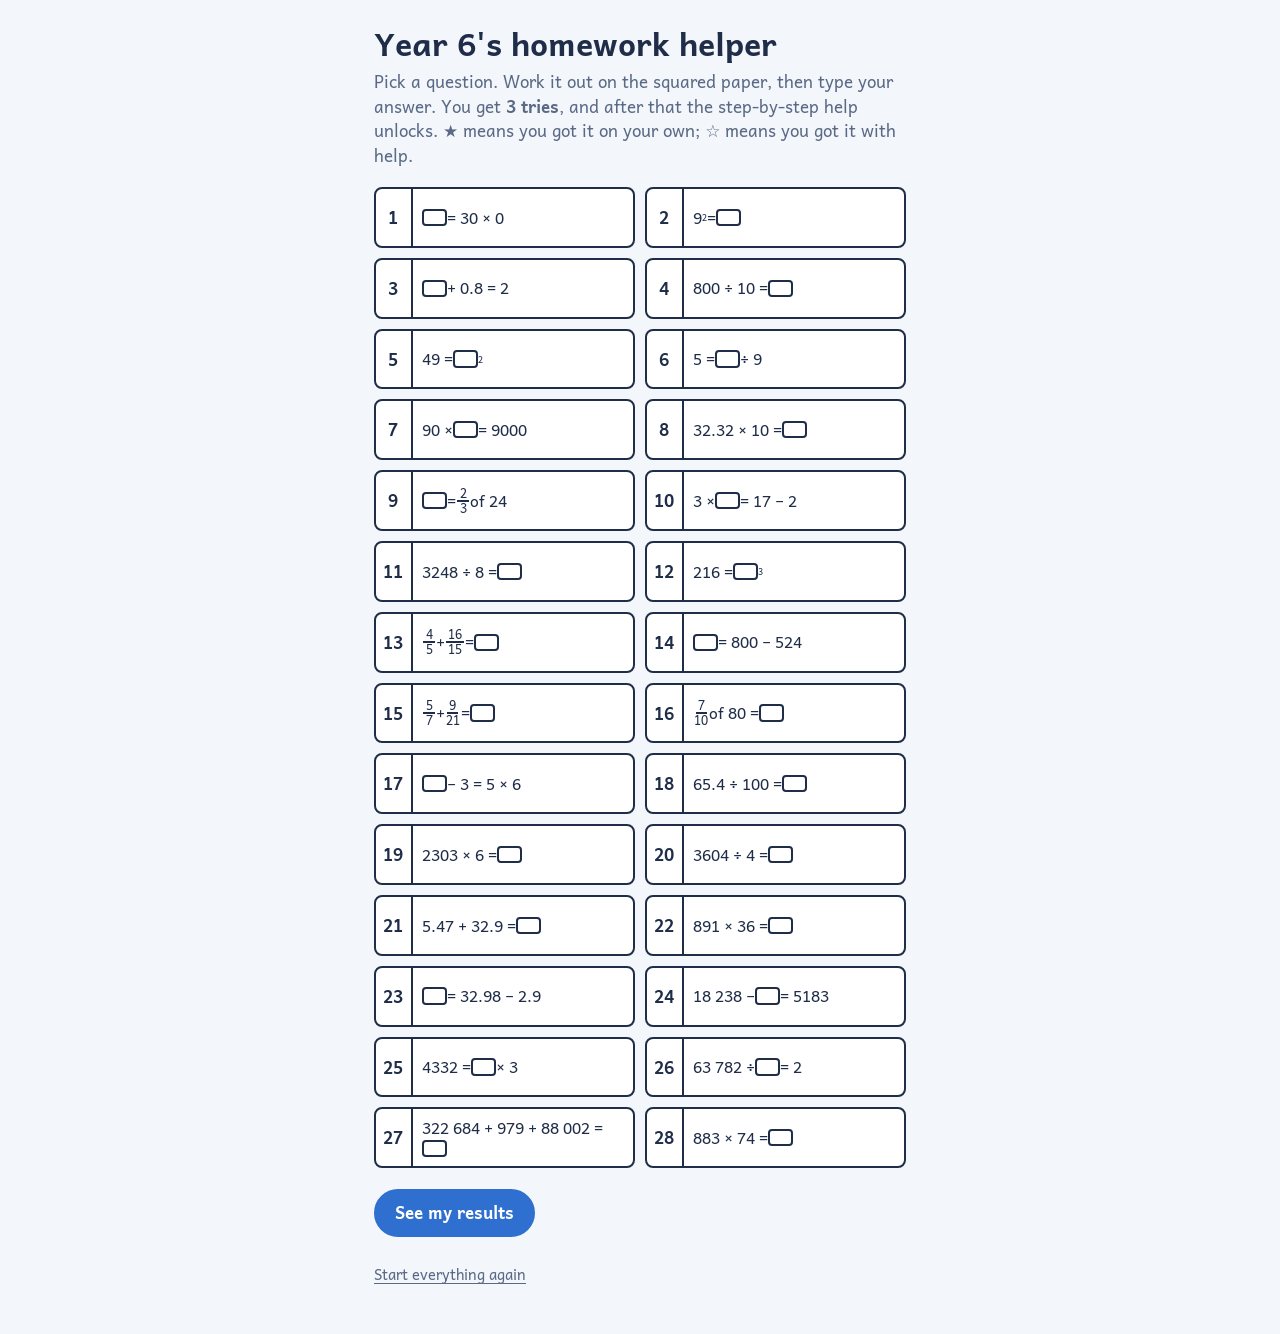
<file: index-1.html>
<!DOCTYPE html>
<html lang="en-GB">
<head>
<meta charset="utf-8">
<meta name="viewport" content="width=device-width, initial-scale=1, viewport-fit=cover">
<title>Year 6's homework helper</title>
<link rel="preconnect" href="https://fonts.googleapis.com">
<link rel="preconnect" href="https://fonts.gstatic.com" crossorigin>
<link href="https://fonts.googleapis.com/css2?family=Andika:wght@400;700&family=Patrick+Hand&display=swap" rel="stylesheet">
<style>
:root{
  box-sizing:border-box;
  padding-top:env(safe-area-inset-top,0px);
  padding-bottom:env(safe-area-inset-bottom,0px);
  --paper:#F3F6FA; --grid:#DCE7F3; --ink:#1F2D48; --muted:#5A6A86; --line:#BCCDE1;
  --card:#FFFFFF; --soft:#EAF1FA;
  --hun:#8257C9; --ten:#2F6FD0; --one:#F2A93B; --rose:#D63C72; --leaf:#1F8A55;
  --on-ten:#FFFFFF; --hl-bg:rgba(214,60,114,.12); --mb:rgba(47,111,208,.2);
  --pen:'Patrick Hand','Comic Sans MS','Chalkboard SE',cursive;
}
@media (prefers-color-scheme: dark){
  :root:not([data-theme="light"]){
    --paper:#10161F; --grid:#1E2A3B; --ink:#E7EDF7; --muted:#9DABC2; --line:#34465F;
    --card:#171F2B; --soft:#1F2B3C;
    --hun:#A688E8; --ten:#5C95EC; --one:#F4BB57; --rose:#F2709D; --leaf:#43C285;
    --on-ten:#0E1A2E; --hl-bg:rgba(242,112,157,.16); --mb:rgba(92,149,236,.25);
  }
}
:root[data-theme="dark"]{
  --paper:#10161F; --grid:#1E2A3B; --ink:#E7EDF7; --muted:#9DABC2; --line:#34465F;
  --card:#171F2B; --soft:#1F2B3C;
  --hun:#A688E8; --ten:#5C95EC; --one:#F4BB57; --rose:#F2709D; --leaf:#43C285;
  --on-ten:#0E1A2E; --hl-bg:rgba(242,112,157,.16); --mb:rgba(92,149,236,.25);
}
html{scroll-padding-top:env(safe-area-inset-top,0px)}
*,*::before,*::after{box-sizing:border-box}
[hidden]{display:none!important}
html,body{margin:0}
body{background:var(--paper);color:var(--ink);font-family:'Andika','Trebuchet MS',system-ui,sans-serif;font-size:17px;line-height:1.45;-webkit-text-size-adjust:100%}
main{max-width:560px;margin:0 auto;padding:18px 14px 44px}
button{font:inherit;color:inherit;cursor:pointer}
button:focus-visible,input:focus-visible{outline:3px solid var(--ten);outline-offset:2px}
h1{font-size:2rem;line-height:1.1;margin:.5rem 0 .5rem}
.intro{margin:0 0 1.2rem;color:var(--muted)}
sup{font-size:.55em;line-height:0;vertical-align:super}

.tiles{display:grid;grid-template-columns:repeat(2,1fr);gap:10px}
.tile{position:relative;display:flex;align-items:stretch;text-align:left;background:var(--card);border:2px solid var(--ink);border-radius:8px;padding:0;min-height:3.8rem;overflow:hidden}
.tile .n{width:2.3rem;flex:none;display:grid;place-items:center;font-weight:700;border-right:2px solid var(--ink)}
.tile .tq{display:flex;align-items:center;flex-wrap:wrap;padding:.5rem .6rem;font-size:.98rem;line-height:1.25}
.tile .star{position:absolute;top:2px;right:6px;color:var(--one);font-size:1.05rem}

.lbar{display:flex;justify-content:space-between;align-items:center;gap:.5rem}
.link{background:none;border:0;padding:.45rem 0;color:var(--ten);font-weight:700}
.link[disabled]{opacity:.3;cursor:default}
.qnum{color:var(--muted);font-size:.95rem}
.qbig{font-size:2rem;font-weight:700;line-height:1.3;margin:.3rem 0 .8rem}
.qbox{display:inline-block;width:1.6em;height:1.1em;border:2px solid currentColor;border-radius:4px;vertical-align:-.12em}
.frac{display:inline-flex;flex-direction:column;align-items:center;vertical-align:middle;font-size:.78em;line-height:1.05;margin:0 .08em}
.frac>span:first-child{border-bottom:2px solid currentColor;padding:0 .18em}

.stage{position:relative;border:2px solid var(--ink);border-radius:10px;min-height:250px;padding:20px 10px;display:flex;flex-direction:column;align-items:center;justify-content:center;gap:14px;overflow:hidden;
  background-color:var(--card);background-image:linear-gradient(var(--grid) 1px,transparent 1px),linear-gradient(90deg,var(--grid) 1px,transparent 1px);background-size:20px 20px;background-position:-1px -1px}
#say{margin:.9rem 0 .8rem;font-size:1.12rem;min-height:4.4em}
.ctrl{display:flex;align-items:center;justify-content:space-between;gap:.6rem}
.btn{border:2px solid var(--ink);background:var(--card);border-radius:999px;padding:.6rem 1.2rem;font-weight:700;min-width:6.2rem}
.btn.primary{background:var(--ten);border-color:var(--ten);color:var(--on-ten)}
.btn[disabled]{opacity:.3;cursor:default}
.dots{display:flex;gap:6px;flex-wrap:wrap;justify-content:center}
.dots i{width:10px;height:10px;border-radius:50%;background:var(--line)}
.dots i.on{background:var(--ten)}
.replay{display:block;margin:.7rem auto 0;background:none;border:0;color:var(--muted);text-decoration:underline;text-underline-offset:3px;font-size:.95rem;padding:.3rem}
.try{margin-top:1rem;background:var(--card);border:2px solid var(--ink);border-radius:10px;padding:1rem}
.tryhead{display:flex;align-items:center;justify-content:space-between}
.try h2{margin:0 0 .6rem;font-size:1.3rem}
.tryrow{display:flex;gap:.8rem;align-items:center;flex-wrap:wrap}
.ans{font:inherit;font-size:1.6rem;font-weight:700;width:9rem;padding:.25rem .4rem;border:2px solid var(--ink);border-radius:8px;background:var(--paper);color:var(--ink);text-align:center}
.fhelp{margin:.5rem 0 0;color:var(--muted);font-size:.95rem}
.fb{margin:.8rem 0 0;font-size:1.08rem;min-height:1.4em}
.fb.ok{color:var(--leaf);font-weight:700}
.fb.no{color:var(--rose)}
.bigstar{font-size:2.2rem;color:var(--one);line-height:1}
.qnav{display:flex;justify-content:space-between;margin-top:1.3rem}

/* drawing pieces */
.pen{font-family:var(--pen);font-size:1.45rem;line-height:1.25;text-align:center;color:var(--ink)}
.pen.rose,.rose{color:var(--rose)}
.row{display:flex;align-items:center;justify-content:center;gap:.4rem;flex-wrap:wrap}
.nc{min-width:3.4rem;height:3.4rem;border:2px solid var(--ink);border-radius:10px;display:grid;place-items:center;font-size:1.8rem;font-weight:700;background:var(--card)}
.nc.expr{padding:0 .7rem;font-size:1.5rem}
.op{width:1.8rem;text-align:center;font-size:1.6rem;font-weight:700}
.dot{display:inline-block;width:1.05rem;height:1.05rem;border-radius:50%;background:var(--ten)}
.d-one{background:var(--one)}
.groups{display:flex;gap:.7rem;justify-content:center;flex-wrap:wrap}
.grp{width:5.6rem;height:5.6rem;border:2px dashed var(--muted);border-radius:50%;display:flex;flex-wrap:wrap;align-items:center;justify-content:center;align-content:center;gap:3px;padding:12px;background:var(--card)}
.grp .dot{width:.95rem;height:.95rem}
.grp.pick{border-style:solid;border-color:var(--rose);background:var(--hl-bg)}
.pile24{display:grid;grid-template-columns:repeat(8,1rem);gap:5px}
.pile24 .dot{width:1rem;height:1rem}
.plates{display:flex;flex-wrap:wrap;justify-content:center}
.plates.small{gap:.28rem;max-width:19rem}
.plate{border-radius:50%;background:var(--card);display:grid;place-items:center}
.plates.small .plate{width:1.55rem;height:1.55rem;border:2px solid var(--line);box-shadow:inset 0 0 0 3px var(--soft)}
.sqg{display:grid;gap:2px}
.tl{width:1.25rem;height:1.25rem;border-radius:2px;background:var(--ten)}
.tl.big{width:1.55rem;height:1.55rem}
.tl.blank{background:transparent}
.tl.extra{background:transparent;border:2px dashed var(--rose)}
.ctab{display:grid;grid-template-columns:auto auto;column-gap:.7rem;row-gap:.2rem;font-family:var(--pen);font-size:1.45rem;line-height:1.2}
.cube3{width:7rem;height:auto}
.cube3 polygon{stroke:var(--ink);stroke-width:1.5;stroke-linejoin:round}
.cube3 .ct{fill:var(--one)}.cube3 .cl{fill:var(--ten)}.cube3 .cr2{fill:var(--hun)}
.cube3 .cg line{stroke:rgba(255,255,255,.8);stroke-width:1.2}
.sbar{display:grid;width:100%;max-width:22rem;height:2.6rem;border:2px solid var(--ink);background:var(--card)}
.sbar>i{position:relative}
.sbar>i.thick{border-left:2px solid var(--ink)}
.sbar>i>b{position:absolute;inset:0;background:var(--ten)}
.sbar>i>b.alt{background:var(--hun)}
.sbar>i>b.rb{background:var(--rose)}
.sbar>i>b.mb{background:var(--mb)}
.sbar>i.thin::after{content:'';position:absolute;left:-1px;top:0;bottom:0;border-left:1.5px dashed var(--ink);z-index:1;opacity:0}
.sbar>i.thin.on::after{opacity:1}
.sbar>i.thin.grow::after{animation:growY .4s ease both;animation-delay:var(--d,0s)}
.sbar.solid>i+i{border-left:1px solid var(--ink)}
.stack{width:100%;max-width:22rem;display:flex;flex-direction:column;gap:6px}
.halves{display:grid;grid-template-columns:1fr 1fr;width:100%;max-width:22rem;text-align:center;font-family:var(--pen);font-size:1.15rem;color:var(--muted)}
.pvg{display:grid;border:2px solid var(--ink);border-radius:6px;background:var(--card);overflow:hidden}
.pvgh{text-align:center;font-weight:700;font-size:.9rem;padding:.2rem 0;background:var(--soft);border-bottom:2px solid var(--ink)}
.pvgc{height:3rem;display:grid;place-items:center;font-size:1.9rem;font-weight:700;border-left:1px solid var(--line)}
.pvgc.ptc{border-left:0}
.pvgc.jr{height:1.8rem}
.pt{color:var(--rose);font-size:2.2rem}
.jmp{font-family:var(--pen);font-weight:400;color:var(--rose);font-size:1.15rem}
.faint{opacity:.25}
.bm{width:100%;max-width:22rem;display:flex;flex-direction:column;gap:6px}
.bm .whole,.bm .part{height:2.7rem;border:2px solid var(--ink);display:grid;place-items:center;font-weight:700;border-radius:4px;white-space:nowrap;overflow:hidden}
.bm .whole{background:var(--soft);font-size:1.35rem}
.bm .parts{display:flex}
.bm .part{background:var(--card);font-size:1.1rem}
.bm .part+.part{border-left:0}
.bm .part.hatch{background:repeating-linear-gradient(45deg,var(--hl-bg) 0 6px,transparent 6px 12px),var(--card)}
.bm .part.shade{background:var(--ten)}
.bm .part.shade .rose{color:var(--on-ten)}
.colm{--cw:2.5rem;display:grid;font-size:2rem;font-weight:700;line-height:1}
.colm>span{height:2.7rem;display:grid;place-items:center;position:relative;border-radius:6px}
.colm>span.cr{height:1.6rem;font-family:var(--pen);font-weight:400;font-size:1.4rem;color:var(--rose)}
.colm>.rule{grid-column:1/-1;border-top:3px solid var(--ink);margin:.25rem 0}
.colm.tight{--cw:2.1rem;font-size:1.75rem}
.colm.tight>span{height:2.35rem}
.colm.tight>span.cr{height:1.4rem;font-size:1.25rem}
.colm.tight .qb{width:1.7rem;height:2rem;font-size:1rem}
.colm>span.on,.bus .c.on{background:var(--hl-bg);box-shadow:inset 0 0 0 2px var(--rose)}
.rl{font-family:'Andika',sans-serif;font-size:.78rem;font-weight:700;color:var(--muted)}
.qb{display:grid;place-items:center;width:2rem;height:2.3rem;border:2px dashed var(--muted);border-radius:6px;color:var(--muted);font-size:1.2rem;font-weight:400}
.wr{font-family:var(--pen);font-weight:400;color:var(--rose);font-size:2.1rem;line-height:1}
.sup{position:absolute;top:.1rem;left:.1rem;font-family:var(--pen);font-size:1.25rem;font-weight:400;color:var(--rose);line-height:1}
.sub{position:absolute;bottom:0;left:0;font-family:var(--pen);font-size:1.15rem;font-weight:400;color:var(--rose);line-height:1}
.strike::after{content:'';position:absolute;left:18%;right:18%;top:calc(50% - 1.5px);height:3px;border-radius:2px;background:var(--rose);transform:rotate(-40deg)}
.strike.anim::after{animation:strikeA .4s ease both}
.bus{display:grid;grid-template-columns:auto auto;font-size:2rem;font-weight:700;line-height:1}
.bus .top{display:flex;padding-left:calc(.2rem + 3px)}
.bus .dv{display:grid;place-items:center;padding-right:.35rem;height:2.9rem}
.bus .in{display:flex;border-top:3px solid var(--ink);border-left:3px solid var(--ink);border-top-left-radius:12px;padding-left:.2rem}
.bus .c{width:2.4rem;height:2.9rem;display:grid;place-items:center;position:relative;border-radius:6px}

/* motion */
@keyframes pop{0%{transform:scale(.2);opacity:0}65%{transform:scale(1.12);opacity:1}100%{transform:scale(1);opacity:1}}
@keyframes fade{from{opacity:0;transform:translateY(8px)}to{opacity:1;transform:none}}
@keyframes away{from{opacity:1;transform:scale(1)}to{opacity:.16;transform:scale(.8)}}
@keyframes write{from{clip-path:inset(0 100% 0 0)}to{clip-path:inset(0 0 0 0)}}
@keyframes pulse{0%{transform:scale(1)}40%{transform:scale(1.18)}100%{transform:scale(1)}}
@keyframes hop{0%{transform:translate(var(--hx,0),var(--hy,0));opacity:0}25%{opacity:1}100%{transform:none;opacity:1}}
@keyframes slideK{from{transform:translateX(var(--hx,0))}to{transform:none}}
@keyframes strikeA{from{transform:rotate(-40deg) scaleX(0)}to{transform:rotate(-40deg) scaleX(1)}}
@keyframes growY{from{transform:scaleY(0)}to{transform:scaleY(1)}}
.pop{animation:pop .45s cubic-bezier(.3,1.3,.5,1) both;animation-delay:var(--d,0s)}
.fade{animation:fade .5s ease both;animation-delay:var(--d,0s)}
.away{animation:away .55s ease both;animation-delay:var(--d,0s)}
.gone{opacity:.16;transform:scale(.8)}
.write{animation:write .7s ease-out both;animation-delay:var(--d,0s)}
.pulse{display:inline-block;animation:pulse .6s ease both;animation-delay:var(--d,0s)}
.hop{display:inline-block;animation:hop .9s cubic-bezier(.4,0,.2,1) both;animation-delay:var(--d,0s)}
.slide{display:inline-block;animation:slideK 1s cubic-bezier(.5,0,.3,1) both;animation-delay:var(--d,0s)}
@media (prefers-reduced-motion: reduce){
  .pop,.fade,.away,.write,.pulse,.hop,.slide,.strike.anim::after,.sbar>i.thin.grow::after{animation-duration:.01s!important;animation-delay:0s!important}
}

/* working-out pad and tries */
.card{background:var(--card);border:2px solid var(--ink);border-radius:10px;padding:.9rem;margin-top:1rem}
.cardhead{display:flex;align-items:center;justify-content:space-between;gap:.5rem;flex-wrap:wrap;margin-bottom:.6rem}
.cardhead h2{margin:0;font-size:1.2rem}
.tools{display:flex;gap:.4rem;flex-wrap:wrap;margin-bottom:.6rem}
.tool{border:2px solid var(--ink);background:var(--card);border-radius:999px;padding:.3rem .85rem;font-weight:700;font-size:.92rem}
.tool[aria-pressed="true"]{background:var(--ink);color:var(--card)}
.padwrap{position:relative;height:280px;border:1.5px solid var(--line);border-radius:6px;overflow:hidden;background-color:var(--card);
  background-image:linear-gradient(var(--grid) 1px,transparent 1px),linear-gradient(90deg,var(--grid) 1px,transparent 1px);background-size:24px 24px;background-position:-1px -1px}
.padwrap.tall{height:520px}
#pad{display:block;touch-action:none;cursor:crosshair}
.link.small{font-size:.92rem;padding:.2rem 0}
.tries{display:flex;align-items:center;gap:5px;color:var(--muted);font-size:.9rem}
.tries span{margin-right:2px}
.tries i{width:13px;height:13px;border-radius:50%;border:2px solid var(--ten)}
.tries i.on{background:var(--ten)}
.tag{font-weight:700;font-size:.9rem;color:var(--muted)}
.tag.ok{color:var(--leaf)}
.locked{display:flex;gap:.7rem;align-items:center;color:var(--muted);border-style:dashed;border-color:var(--muted)}
.locked p{margin:0}
.howh{font-size:1.3rem;margin:1.5rem 0 .6rem}
.again,#showHow{display:block;margin:1rem auto 0}
.tile .star.help{color:var(--muted)}
.reset{display:block;margin:1.4rem 0 0;background:none;border:0;color:var(--muted);text-decoration:underline;text-underline-offset:3px;padding:.3rem 0;font-size:.92rem}
.fhelp{margin:.5rem 0 0;color:var(--muted);font-size:.95rem}
.fin{display:inline-flex;flex-direction:column;align-items:center;gap:5px}
.fin .ans{width:4rem}
.fin hr{width:4.6rem;border:0;border-top:3px solid var(--ink);margin:0}

/* results page */
#results h1{margin:.6rem 0 1rem}
#results h2{font-size:1.2rem;margin:1.7rem 0 .6rem}
.scorecard{display:flex;align-items:center;gap:1.1rem;background:var(--card);border:2px solid var(--ink);border-radius:12px;padding:1rem}
.ring{width:7.5rem;height:7.5rem;flex:none;transform:rotate(-90deg)}
.ring circle{fill:none;stroke-width:13}
.ring-bg{stroke:var(--line)}
.ring-own{stroke:var(--one);animation:ringIn 1s ease-out both}
.ring-help{stroke:var(--muted);animation:ringIn .8s ease-out .9s both}
@keyframes ringIn{from{stroke-dasharray:0 400}}
.score b{display:block;font-size:3.2rem;line-height:1;font-weight:700}
.score span{display:block;color:var(--muted);font-size:1rem;line-height:1.3;margin-top:.2rem}
.resmsg{font-size:1.15rem;margin:1rem 0 0}
.counts{display:grid;grid-template-columns:repeat(3,1fr);gap:8px;margin-top:1rem}
.counts>div{background:var(--card);border:2px solid var(--ink);border-radius:10px;padding:.6rem .3rem;text-align:center}
.counts b{display:block;font-size:1.7rem;line-height:1.1}
.counts span{font-size:.85rem;color:var(--muted)}
.counts .gold{color:var(--one)}
.qgrid{display:grid;grid-template-columns:repeat(7,1fr);gap:6px}
.qc{aspect-ratio:1;border:2px solid var(--ink);border-radius:8px;background:var(--card);display:flex;flex-direction:column;align-items:center;justify-content:center;font-weight:700;font-size:1rem;line-height:1;padding:0;min-width:0}
.qc small{font-size:.85rem;margin-top:3px;font-weight:400;min-height:.85rem}
.qc.own,.chip.own{background:var(--one);border-color:var(--one);color:#2A1E00}
.qc.help,.chip.help{border-color:var(--muted)}
.qc.todo,.chip.todo{border-style:dashed;border-color:var(--muted);color:var(--muted)}
.legend{display:flex;gap:1rem;flex-wrap:wrap;font-size:.88rem;color:var(--muted);margin-top:.6rem}
.topics{display:flex;flex-direction:column;gap:8px}
.topic{background:var(--card);border:2px solid var(--ink);border-radius:10px;padding:.7rem .8rem}
.topic .th{display:flex;justify-content:space-between;gap:.5rem;align-items:center;flex-wrap:wrap}
.topic .tn{font-weight:700}
.ttag{font-size:.82rem;font-weight:700;border-radius:999px;padding:.12rem .65rem}
.ttag.strong{background:rgba(31,138,85,.15);color:var(--leaf)}
.ttag.practise{background:var(--hl-bg);color:var(--rose)}
.ttag.unfinished{background:var(--soft);color:var(--muted)}
.chips{display:flex;flex-wrap:wrap;gap:5px;margin-top:.55rem}
.chip{min-width:2.2rem;height:2.2rem;border-radius:7px;border:2px solid var(--ink);background:var(--card);font-weight:700;font-size:.92rem;padding:0 .3rem}
.resbtns{display:flex;flex-direction:column;align-items:stretch;gap:.6rem;margin-top:1.7rem}
.toResults{display:block;margin-top:.8rem}
.homebtns{margin-top:1.3rem}
</style>
</head>
<body>
<main>
  <section id="home">
    <h1>Year 6's homework helper</h1>
    <p class="intro">Pick a question. Work it out on the squared paper, then type your answer. You get <b>3 tries</b>, and after that the step-by-step help unlocks. ★ means you got it on your own; ☆ means you got it with help.</p>
    <div class="tiles" id="tiles"></div>
    <div class="homebtns"><button class="btn primary" id="homeResults">See my results</button></div>
    <button class="reset" id="reset">Start everything again</button>
  </section>

  <section id="lesson" hidden>
    <div class="lbar">
      <button class="link" id="homeBtn">‹ All questions</button>
      <span class="qnum" id="qnum"></span>
    </div>
    <div class="qbig" id="qbig"></div>

    <div class="card">
      <div class="cardhead"><h2>Your working out</h2><button class="link small" id="tMore">More space</button></div>
      <div class="tools" role="toolbar" aria-label="Drawing tools">
        <button class="tool" id="tPen" aria-pressed="true">Pencil</button>
        <button class="tool" id="tRub" aria-pressed="false">Rubber</button>
        <button class="tool" id="tUndo">Undo</button>
        <button class="tool" id="tClear">Clear</button>
      </div>
      <div class="padwrap" id="padwrap"><canvas id="pad" aria-label="Squared paper for your working out"></canvas></div>
    </div>

    <div class="card" id="answerCard">
      <div class="cardhead"><h2>Your answer</h2><span class="tries" id="tries"></span></div>
      <div class="tryrow"><span id="inputs"></span><button class="btn primary" id="check">Check</button><span id="stars"></span></div>
      <p class="fhelp" id="fhelp" hidden>Type a fraction like 7/4, or a mixed number like 1 3/4.</p>
      <p class="fb" id="fb" aria-live="polite"></p>
      <button class="btn primary toResults" id="toResults" hidden>See my results</button>
    </div>

    <div class="card locked" id="locked">
      <svg viewBox="0 0 24 24" width="26" height="26" aria-hidden="true" style="flex:none"><rect x="5" y="11" width="14" height="10" rx="2" fill="none" stroke="currentColor" stroke-width="2"/><path d="M8 11V8a4 4 0 0 1 8 0v3" fill="none" stroke="currentColor" stroke-width="2"/></svg>
      <p>Step-by-step help unlocks after 3 tries. Use the squared paper to work it out first.</p>
    </div>
    <button class="btn" id="showHow" hidden>See how it works</button>

    <div id="how" hidden>
      <h2 class="howh">How to work it out</h2>
      <div class="stage" id="stage"></div>
      <p id="say" aria-live="polite"></p>
      <div class="ctrl">
        <button class="btn" id="prev">Back</button>
        <div class="dots" id="dots"></div>
        <button class="btn primary" id="next">Next</button>
      </div>
      <button class="replay" id="replay">Watch this step again</button>
      <button class="btn primary again" id="again" hidden>Try the answer again</button>
    </div>

    <div class="qnav">
      <button class="link" id="pq">‹ Previous question</button>
      <button class="link" id="nq">Next question ›</button>
    </div>
  </section>

  <section id="results" hidden>
    <div class="lbar">
      <button class="link" id="resBack">‹ All questions</button>
      <span class="qnum">Results</span>
    </div>
    <h1 id="resTitle">Your results</h1>
    <div class="scorecard">
      <div id="ringWrap"></div>
      <div class="score"><b id="scoreNum">0</b><span id="scoreOf"></span></div>
    </div>
    <p class="resmsg" id="resMsg"></p>
    <div class="counts">
      <div><b id="cOwn">0</b><span><span class="gold">★</span> On my own</span></div>
      <div><b id="cHelp">0</b><span>☆ With help</span></div>
      <div><b id="cTodo">0</b><span>Still to do</span></div>
    </div>
    <h2>Every question</h2>
    <div class="qgrid" id="qgrid"></div>
    <div class="legend"><span><span class="gold">★</span> on my own</span><span>☆ with help</span><span>dashed = still to do</span></div>
    <h2>Topics</h2>
    <div class="topics" id="topics"></div>
    <div class="resbtns">
      <button class="btn primary" id="retryHelp">Try my ☆ ones again on my own</button>
      <button class="btn" id="goTodo">Do the ones still to do</button>
    </div>
  </section>
</main>

<script>
/* ---------- helpers ---------- */
const NB='\u00A0';
const BOX='<span class="qbox"></span>';
const fr=(n,d)=>`<span class="frac"><span>${n}</span><span>${d}</span></span>`;
const D=t=>`style="--d:${t}s"`;
function life(s,k,r=null,ad=0,rd=0,a='pop'){
  if(s<k) return null;
  if(s===k) return {c:a,d:ad};
  if(r!==null&&s===r) return {c:'away',d:rd};
  if(r!==null&&s>r) return {c:'gone',d:0};
  return {c:'',d:0};
}
const sty=(L,x='')=>`style="--d:${L.d}s;${x}"`;
const el=(tag,cls,L,inner='')=>L?`<${tag} class="${cls} ${L.c}" ${sty(L)}>${inner}</${tag}>`:'';
const pen=(t,cls='',anim='',d=0)=>`<div class="pen ${cls} ${anim}" ${anim?D(d):''}>${t}</div>`;
const R=(...c)=>({cells:c});
const CR=(...c)=>({cells:c,cr:1});
const QB={t:'<span class="qb">?</span>'};
const MQ='<span class="rose">?</span>';
const hc=(t,on)=>({t,c:on?'on':''});
const wd=(s,k,t,d=0)=>s>=k?{t:`<span class="wr ${s===k?'write':''}" ${s===k?D(d):''}>${t}</span>`}:QB;
const carry=(s,k,t,d,hx,hy,on)=>s>=k?{t:`<span class="${s===k?'hop':''}" style="--d:${d}s;--hx:${hx};--hy:${hy}">${t}</span>`,c:on?'on':''}:{t:''};
const rl=t=>({t:`<small class="rl">${t}</small>`});

function colm(c,rows,cls=''){
  const tpl=Array.isArray(c)?c.map(w=>w==='.'?'.9rem':'var(--cw)').join(' '):`repeat(${c},var(--cw))`;
  let h=`<div class="colm ${cls}" style="grid-template-columns:${tpl}">`;
  for(const r of rows){
    if(r==='-'){h+='<i class="rule"></i>';continue;}
    for(const cell of r.cells){
      const o=(cell&&typeof cell==='object')?cell:{t:cell||''};
      h+=`<span class="${r.cr?'cr ':''}${o.c||''}">${o.t||''}</span>`;
    }
  }
  return h+'</div>';
}
function bar(s,k,whole,parts,kp,wcls=''){
  let h=`<div class="bm"><div class="whole ${wcls} ${s===k?'fade':''}">${whole}</div>`;
  if(s>=kp){
    h+='<div class="parts">';
    parts.forEach((p,i)=>{h+=`<div class="part ${p.c||''} ${s===kp?'pop':''}" style="flex:${p.f} 1 0px;--d:${s===kp?0.3+i*0.15:0}s">${p.t}</div>`;});
    h+='</div>';
  }
  return h+'</div>';
}
function bus(s,o){
  const n=o.ds.length,hi=o.hl?o.hl(s):-1;
  let top='',ins='';
  for(let i=0;i<n;i++){
    const tp=o.top[i];let c='';
    if(tp){
      if(tp.w!=null&&s>=tp.w) c=`<span class="wr ${s===tp.w?'write':''}" ${s===tp.w?D(.3):''}>${tp.t}</span>`;
      else if(tp.q!=null&&s>=tp.q) c=QB.t;
    }
    top+=`<span class="c">${c}</span>`;
    const cr=(o.carries||[]).find(x=>x.i===i);
    const sup=(cr&&s>=cr.k)?`<span class="sup ${s===cr.k?'hop':''}" style="--d:${cr.d??0.8}s;--hx:-2.3rem;--hy:0rem">${cr.t}</span>`:'';
    ins+=`<span class="c ${i===hi?'on':''}">${sup}${o.ds[i]}</span>`;
  }
  return `<div class="bus ${s===o.k0?'fade':''}"><span></span><div class="top">${top}</div><span class="dv">${o.dv}</span><div class="in">${ins}</div></div>`;
}
function pvGrid(s,o){
  const W=o.cols.map(c=>c==='.'?0.9:2.3);
  const X=[];let acc=0;W.forEach(w=>{X.push(acc+w/2);acc+=w;});
  const dcols=o.cols.map((c,i)=>c==='.'?-1:i).filter(i=>i>=0);
  const cells=o.cols.map(c=>c==='.'?'<b class="pt">.</b>':'');
  const sh=s>=o.kShift;
  for(const [k,dig] of Object.entries(o.from)){
    const ci=+k;
    if(!sh){cells[ci]=`<span>${dig}</span>`;continue;}
    const ni=dcols[dcols.indexOf(ci)+o.shift];
    const dx=(X[ci]-X[ni]).toFixed(2);
    const faint=o.faint&&o.faint.i===ni&&s>=o.faint.k;
    cells[ni]=`<span class="${s===o.kShift?'slide':''} ${faint?'faint':''}" style="--d:.3s;--hx:${dx}rem">${dig}</span>`;
  }
  (o.zeros||[]).forEach(z=>{if(s>=z.k)cells[z.i]=`<span class="rose ${s===z.k?'pop':''}" ${D(.3)}>0</span>`;});
  let h=`<div class="pvg ${s===o.k0?'fade':''}" style="grid-template-columns:${W.map(w=>w+'rem').join(' ')}">`;
  o.cols.forEach(c=>h+=`<span class="pvgh">${c==='.'?'':c}</span>`);
  cells.forEach((c,i)=>h+=`<span class="pvgc ${o.cols[i]==='.'?'ptc':''}">${c}</span>`);
  return h+'</div>';
}
function splitBar(s,o){
  const N=o.n*o.m;
  let h=`<div class="sbar ${s===o.k0?'fade':''}" style="grid-template-columns:repeat(${N},1fr)">`;
  for(let i=0;i<N;i++){
    const big=Math.floor(i/o.m),first=i%o.m===0;
    const L=big<o.shade?life(s,o.kShade,null,big*0.25):null;
    const on=!first&&s>=o.kSplit,grow=on&&s===o.kSplit;
    h+=`<i class="${first&&i>0?'thick':''} ${first?'':'thin'} ${on?'on':''} ${grow?'grow':''}" ${grow?D(0.2+big*0.2):''}>${L?`<b class="${L.c}" ${sty(L)}></b>`:''}</i>`;
  }
  return h+'</div>';
}
function plainBar(N,shaded,cls=''){
  let h=`<div class="sbar solid" style="grid-template-columns:repeat(${N},1fr)">`;
  for(let i=0;i<N;i++) h+=`<i>${i<shaded?`<b class="${cls}"></b>`:''}</i>`;
  return h+'</div>';
}
function isoCube(){
  const A=[60,8],B=[112,38],C=[60,68],Dp=[8,38],F=[112,98],G=[60,128],H=[8,98];
  const L=(p,q,t)=>[p[0]+(q[0]-p[0])*t,p[1]+(q[1]-p[1])*t];
  const ln=(p,q)=>`<line x1="${p[0].toFixed(1)}" y1="${p[1].toFixed(1)}" x2="${q[0].toFixed(1)}" y2="${q[1].toFixed(1)}"/>`;
  const pts=a=>a.map(p=>p.join(',')).join(' ');
  let g=`<svg class="cube3 pop" viewBox="0 0 120 136" aria-hidden="true"><polygon class="ct" points="${pts([A,B,C,Dp])}"/><polygon class="cl" points="${pts([Dp,C,G,H])}"/><polygon class="cr2" points="${pts([C,B,F,G])}"/><g class="cg">`;
  for(const t of [1/3,2/3]){
    g+=ln(L(A,Dp,t),L(B,C,t))+ln(L(A,B,t),L(Dp,C,t));
    g+=ln(L(Dp,C,t),L(H,G,t))+ln(L(Dp,H,t),L(C,G,t));
    g+=ln(L(C,B,t),L(G,F,t))+ln(L(C,G,t),L(B,F,t));
  }
  return g+'</g></svg>';
}
function deal(s,n,groups,kDeal,kPick,picks){
  // n counters dealt round-robin into groups
  let h='<div class="groups">';
  const per=n/groups;
  for(let g=0;g<groups;g++){
    h+=`<div class="grp ${s>=kPick&&picks.includes(g)?'pick':''}">`;
    for(let j=0;j<per;j++) h+=el('span','dot d-one',life(s,kDeal,null,0.2+(j*groups+g)*0.1));
    h+='</div>';
  }
  return h+'</div>';
}

/* ---------- the 28 questions ---------- */
const Q=[
{q:`${BOX} = 30 × 0`,ans:0,
 hint:"Not quite. 30 lots of nothing… how much is that altogether?",
 say:["The box is on the left, and that's fine: = means <b>is the same as</b>. So just work out 30 × 0.",
      "30 × 0 means 30 lots of nothing. Picture 30 plates with nothing on them.",
      "Your turn! How much is on all 30 plates altogether?"],
 draw(s){
  let h=pen(`${BOX} is the same as 30 × 0`);
  if(s>=1){h+='<div class="plates small">';for(let i=0;i<30;i++)h+=`<span class="plate ${s===1?'pop':''}" ${D(i*0.03)}></span>`;h+='</div>';}
  if(s>=2) h+=pen('30 lots of 0 = ?','rose','fade');
  return h;
 }},

{q:`9<sup>2</sup> = ${BOX}`,ans:81,special:{18:"Careful! 9² isn't 9 × 2. The little 2 means 9 × 9."},
 hint:"Not quite. Work out 90 − 9.",
 say:["The little ² means <b>squared</b>: a number times itself. So 9² means 9 × 9, <b>not</b> 9 × 2.",
      "Picture it as a square of tiles, 9 wide and 9 tall.",
      "Quick trick: if the square were 10 tiles wide, it would have 9 × 10 = 90 tiles.",
      "But it's only 9 wide, so take away that extra column of 9 tiles.",
      "Your turn! What is 90 − 9? That's 9²."],
 draw(s){
  let h='<div class="sqg" style="grid-template-columns:repeat(10,1.25rem)">';
  for(let r=0;r<9;r++)for(let c=0;c<10;c++){
    const L=c<9?life(s,1,null,r*0.12+c*0.012):life(s,2,3,r*0.08,r*0.06);
    h+=L?`<span class="tl ${c===9?'extra':''} ${L.c}" ${sty(L)}></span>`:'<span class="tl blank"></span>';
  }
  h+='</div>';
  const notes=['9² = 9 × 9','9 wide, 9 tall','10 wide: 9 × 10 = 90','90 − 9','9² = 90 − 9 = ?'];
  return h+pen(notes[s],s>=2?'rose':'',s<4?'write':'',s===1?1.2:0.4);
 }},

{q:`${BOX} + 0.8 = 2`,ans:1.2,special:{2.8:"That's 2 + 0.8. The box is one of the parts, so take 0.8 away from 2 instead."},
 hint:"Not quite. Count the unshaded tenths: one whole and how many tenths?",
 say:["Something add 0.8 makes 2. Let's look at 2 wholes, each cut into tenths.",
      "Each whole is 10 tenths, so 2 wholes is 20 tenths.",
      "0.8 is 8 tenths. Shade those at the end.",
      "The part that's left is the missing number. Your turn! It's 1 whole and how many tenths? Write it as a decimal."],
 draw(s){
  let h=pen(`${BOX} + 0.8 = 2`);
  h+=`<div class="sbar ${s===0?'fade':''}" style="grid-template-columns:repeat(20,1fr)">`;
  for(let i=0;i<20;i++){
    const first=i%10===0,rose=i>=12;
    const L=rose?life(s,2,null,(19-i)*0.12):life(s,3,null,i*0.05,0,'fade');
    h+=`<i class="${first&&i>0?'thick':''} ${!first&&s>=1?'thin on':''} ${!first&&s===1?'grow':''}" ${s===1?D(i*0.03):''}>${L?`<b class="${rose?'rb':'mb'} ${L.c}" ${sty(L)}></b>`:''}</i>`;
  }
  h+='</div>';
  if(s>=1) h+=`<div class="halves ${s===1?'fade':''}" ${D(.6)}><span>1 whole</span><span>1 whole</span></div>`;
  const notes=['','2 wholes = 20 tenths','0.8 = 8 tenths','? = 1 whole and ? tenths'];
  if(notes[s]) h+=pen(notes[s],s>=2?'rose':'','write',s===1?1:0.4);
  return h;
 }},

{q:`800 ÷ 10 = ${BOX}`,ans:80,special:{8000:"That's 800 × 10. Dividing makes the number smaller."},
 hint:"Not quite. Move each digit of 800 one place to the right.",
 say:["Dividing by 10 makes a number 10 times smaller: every digit moves <b>one place to the right</b>. Let's watch it with 600 first.",
      "Here's 600 in a place value grid.",
      "÷ 10: every digit slides one place to the right. The 6 hundreds become 6 tens.",
      "600 ÷ 10 = 60. The 0 that slid into the tenths isn't needed, so we leave it off.",
      "Your turn! Do the same with 800 ÷ 10."],
 draw(s){
  let h=s===0?pen('÷ 10: every digit moves 1 place right','','write',.2):'';
  if(s>=1) h+=pvGrid(s,{cols:['H','T','O','.','t'],from:{0:'6',1:'0',2:'0'},shift:1,k0:1,kShift:2,faint:{i:4,k:3}});
  if(s===3) h+=pen('600 ÷ 10 = 60','rose','write',.4);
  if(s>=4) h+=pen('Your turn: 800 ÷ 10 = ?','rose','fade');
  return h;
 }},

{q:`49 = ${BOX}<sup>2</sup>`,ans:7,special:{24.5:"That's 49 ÷ 2. The little ² means a number times itself."},
 hint:"Not quite. Count how many tiles wide the 49-tile square is.",
 say:["We need a number that, times <b>itself</b>, makes 49. Imagine 49 tiles arranged in a perfect square. How wide is it?",
      "Try 5: a 5 by 5 square has 25 tiles. Too small.",
      "Try 6: a 6 by 6 square has 36 tiles. Still too small.",
      "One size bigger gives exactly 49 tiles. Your turn! How many tiles wide is this square?"],
 draw(s){
  const n=[0,5,6,7][s],p=[0,0,5,6][s];
  let h='<div class="sqg" style="grid-template-columns:repeat(7,1.55rem)">';
  for(let r=0;r<7;r++)for(let c=0;c<7;c++){
    const inside=r<n&&c<n,isNew=inside&&!(r<p&&c<p);
    h+=inside?`<span class="tl big ${isNew?'pop':''}" ${isNew?D((r+c)*0.06):''}></span>`:'<span class="tl big blank"></span>';
  }
  h+='</div>';
  const notes=['? × ? = 49','5 × 5 = 25: too small','6 × 6 = 36: too small','? × ? = 49'];
  return h+pen(notes[s],s===3?'rose':'','write',.5);
 }},

{q:`5 = ${BOX} ÷ 9`,ans:45,
 hint:"Not quite. The whole is 9 lots of 5.",
 say:["The box is the number we <b>start</b> with. Split it into 9 equal groups and there are 5 in each group.",
      "As a bar: the whole is split into 9 equal parts, and each part is worth 5.",
      "To find the whole, do the opposite of dividing: <b>multiply</b>. That's 9 lots of 5.",
      "Your turn! What is 9 × 5? Check: your answer ÷ 9 should give 5."],
 draw(s){
  let h=pen(`5 = ${BOX} ÷ 9`);
  if(s>=1) h+=bar(s,1,MQ,Array.from({length:9},()=>({t:'5',f:1})),1);
  if(s>=2) h+=pen(s===2?'9 lots of 5':'9 × 5 = ?','rose','write',.4);
  return h;
 }},

{q:`90 × ${BOX} = 9000`,ans:100,special:{10:"Close! 90 × 10 only makes 900. Count the jumps again.",1000:"That would make 90 000. Count the jumps again."},
 hint:"Not quite. Two jumps left is × 10, then × 10 again.",
 say:["90 times something makes 9000. Let's see how far the 9 has to move.",
      "In 90, the 9 is in the tens column.",
      "In 9000, the 9 is in the thousands column. It has jumped 2 places to the left.",
      "Each jump to the left means × 10. So 2 jumps means × 10, then × 10 again. Your turn! What did we multiply by?"],
 draw(s){
  let h='<div class="pvg" style="grid-template-columns:repeat(4,2.4rem)">';
  ['Th','H','T','O'].forEach(c=>h+=`<span class="pvgh">${c}</span>`);
  h+=`<span class="pvgc"></span><span class="pvgc"></span><span class="pvgc"><span class="${s>=1?'rose':''} ${s===1?'pulse':''}">9</span></span><span class="pvgc">0</span>`;
  if(s>=2){
    h+=`<span class="pvgc jr"><b class="jmp ${s===2?'pop':''}" ${D(1)}>×10</b></span><span class="pvgc jr"><b class="jmp ${s===2?'pop':''}" ${D(.5)}>×10</b></span><span class="pvgc jr"></span><span class="pvgc jr"></span>`;
    h+=['9','0','0','0'].map((d,i)=>`<span class="pvgc"><span class="${i===0?'rose':''} ${s===2?'pop':''}" ${D(1.5+i*.1)}>${d}</span></span>`).join('');
  }
  h+='</div>';
  const notes=['90 × ? = 9000','the 9 is in the tens','the 9 jumped 2 places left','× 10 × 10 = × ?'];
  return h+pen(notes[s],s>=2?'rose':'','write',s===2?1.9:.4);
 }},

{q:`32.32 × 10 = ${BOX}`,ans:323.2,special:{32.32:"That's the same number. × 10 moves every digit one place left.",3232:"Too far! × 10 moves the digits just one place left."},
 hint:"Not quite. Move every digit of 32.32 one place to the left. The decimal point stays still.",
 say:["Multiplying by 10 makes a number 10 times bigger: every digit moves <b>one place to the left</b>. The decimal point stays still! Let's watch with 45.67 first.",
      "Here's 45.67 in a place value grid.",
      "× 10: every digit slides one place to the left.",
      "45.67 × 10 = 456.7. The digits moved; the decimal point didn't.",
      "Your turn! Do the same with 32.32 × 10."],
 draw(s){
  let h=s===0?pen('× 10: every digit moves 1 place left','','write',.2):'';
  if(s>=1) h+=pvGrid(s,{cols:['H','T','O','.','t','h'],from:{1:'4',2:'5',4:'6',5:'7'},shift:-1,k0:1,kShift:2});
  if(s===3) h+=pen('45.67 × 10 = 456.7','rose','write',.4);
  if(s>=4) h+=pen('Your turn: 32.32 × 10 = ?','rose','fade');
  return h;
 }},

{q:`${BOX} = ${fr(2,3)} of 24`,ans:16,special:{8:"That's one third. Two thirds is two of the groups."},
 hint:"Not quite. Count the counters in two of the groups.",
 say:["To find two thirds: first find <b>one third</b> by splitting into 3 equal groups. Then take <b>2</b> of those groups.",
      "Deal the 24 counters into 3 equal groups.",
      "Each group is one third. We want two thirds, so take 2 groups.",
      "Your turn! How many counters are in 2 groups altogether?"],
 draw(s){
  let h='<div class="pile24">'+Array.from({length:24},(_,i)=>el('span','dot d-one',life(s,0,1,i*0.025,0.2+i*0.1))).join('')+'</div>';
  h+=deal(s,24,3,1,2,[0,1]);
  const notes=['24 counters','24 ÷ 3: one third each','2 groups = two thirds',`${fr(2,3)} of 24 = ?`];
  return h+pen(notes[s],s>=2?'rose':'','write',s===1?2.6:.3);
 }},

{q:`3 × ${BOX} = 17 − 2`,ans:5,
 hint:"Not quite. Count the dots in one group.",
 say:["Both sides of = must be worth the same. Start with the side you can work out: 17 − 2.",
      `17 − 2 = 15. So now we have 3 × ${BOX} = 15.`,
      "3 lots of the mystery number make 15. Share 15 into 3 equal groups.",
      "Your turn! How many are in each group?"],
 draw(s){
  let h=`<div class="row"><span class="nc expr">3 × ${BOX}</span><span class="op">=</span>${s>=1?`<span class="nc expr ${s===1?'pop':''}" ${D(.3)}>15</span>`:'<span class="nc expr">17 − 2</span>'}</div>`;
  if(s>=2) h+=deal(s,15,3,2,3,[0]);
  const notes=['work out 17 − 2 first','3 × ? = 15','15 shared into 3 groups','one group = ?'];
  return h+pen(notes[s],s>=3?'rose':'','write',.5);
 }},

{q:`3248 ÷ 8 = ${BOX}`,ans:406,special:{46:"Careful, you've skipped the zero! When 8 doesn't go into 4, write a 0 on top."},
 hint:"Not quite. Work out 32 ÷ 8 and 48 ÷ 8, and keep the 0 in the middle.",
 say:["Bus stop method. 8 waits outside, and 3248 goes inside. Work from left to right.",
      "How many 8s go into 3? None! So carry the 3 over to the next digit to make 32.",
      "How many 8s go into 32? That goes on top of the 2.",
      "Next, how many 8s go into 4? None! So write a <b>0</b> on top and carry the 4 to make 48. Don't skip the zero!",
      "Your turn! Work out 32 ÷ 8 and 48 ÷ 8, keeping that 0 in the middle. What's the answer?"],
 draw(s){
  let h=bus(s,{dv:'8',ds:['3','2','4','8'],k0:0,top:[null,{q:2},{w:3,t:'0'},{q:4}],carries:[{i:1,t:'3',k:1},{i:3,t:'4',k:3,d:1}],hl:s=>[-1,0,1,2,3][s]});
  const notes=['',"8 into 3? Doesn't go. Carry 3.",'32 ÷ 8 = ?',"8 into 4? Doesn't go. Write 0, carry 4.",'48 ÷ 8 = ?'];
  if(notes[s]) h+=pen(notes[s],'rose','write',.6);
  return h;
 }},

{q:`216 = ${BOX}<sup>3</sup>`,ans:6,special:{72:"Careful! ³ means a number × itself × itself, not × 3."},
 hint:"Not quite. Try the number after 5: multiply it by itself, then by itself again.",
 say:["The little ³ means <b>cubed</b>: a number times itself, then times itself again. It's like counting the little cubes in a big cube.",
      "Let's list some cube numbers: 1³ = 1, 2³ = 8, 3³ = 27, 4³ = 64.",
      "5³ = 5 × 5 × 5 = 125. Still too small, but we're getting close.",
      "Your turn! Try the next number up. Tip: 216 ends in 6. Which number cubed ends in 6?"],
 draw(s){
  if(s===0) return isoCube()+pen('3 × 3 × 3 = 27 little cubes','','write',.5);
  const rows=[['1 × 1 × 1','1'],['2 × 2 × 2','8'],['3 × 3 × 3','27'],['4 × 4 × 4','64'],['5 × 5 × 5','125'],['? × ? × ?','216']];
  let h='<div class="ctab">';
  rows.forEach((r,i)=>{
    const k=i<4?1:i===4?2:3;
    const L=life(s,k,null,k===1?i*0.35:0.2,0,'fade');
    if(L){const c=`${L.c} ${i===5?'rose':''}`;h+=`<span class="${c}" ${sty(L)}>${r[0]}</span><span class="${c}" ${sty(L)}>= ${r[1]}</span>`;}
  });
  h+='</div>';
  const notes=['','',"125 is too small, but we're close",'216 ends in 6…'];
  if(notes[s]) h+=pen(notes[s],'rose','write',.6);
  return h;
 }},

{q:`${fr(4,5)} + ${fr(16,15)} = ${BOX}`,ans:[28,15],frac:true,
 hint:"Not quite. Change 4/5 into fifteenths first (× 3 top and bottom), then add the top numbers.",
 say:["The denominators are different: fifths and fifteenths. We can only add fractions when the pieces are the <b>same size</b>.",
      `Here's ${fr(4,5)}: a bar cut into 5 equal pieces, with 4 shaded.`,
      "15 is 5 × 3, so cut every fifth into 3 smaller pieces. Now the bar is in fifteenths. That's the same as multiplying the top and the bottom by 3.",
      `Now both fractions are in fifteenths. ${fr(16,15)} is one whole and one more fifteenth. To add, add the top numbers; the bottom stays 15.`,
      "Your turn! Count the shaded fifteenths in the top bar, add 16, and put it over 15. It's bigger than 1, so you can write it as a mixed number too."],
 draw(s){
  let h=splitBar(s,{n:5,m:3,shade:4,k0:0,kShade:1,kSplit:2});
  if(s<3){
    const labs=[`${fr(4,5)} + ${fr(16,15)}`,`${fr(4,5)} shaded`,`${fr(4,5)} = ${fr('?',15)}`];
    return h+pen(labs[s],s===2?'rose':'','write',s===2?1.4:.3);
  }
  h+=pen(`${fr(4,5)} = ${fr('?',15)}`,'rose');
  h+=`<div class="stack ${s===3?'fade':''}" ${D(.3)}>${plainBar(15,15,'alt')}${plainBar(15,1,'alt')}</div>`;
  h+=pen(s===3?`${fr(16,15)}: one whole and ${fr(1,15)}`:`${fr('?',15)} + ${fr(16,15)} = ${fr('?',15)}`,'rose','write',.7);
  return h;
 }},

{q:`${BOX} = 800 − 524`,ans:276,special:{324:"Careful! You can't swap the digits round in a column. When the top digit is smaller, exchange from the next column."},
 hint:"Not quite. After exchanging, work out 10 − 4, 9 − 2 and 7 − 5.",
 say:["Work out 800 − 524 in columns. Start with the ones.",
      "Ones: 0 − 4. Not enough ones! And there are no tens to exchange either, so we have to go to the hundreds.",
      "Exchange 1 hundred for 10 tens. The 8 hundreds become 7, and the tens become 10.",
      "Now exchange 1 of those tens for 10 ones. The tens become 9, and the ones become 10.",
      "Your turn! Subtract each column: 10 − 4, 9 − 2 and 7 − 5. (Shortcut: 799 − 523 gives the same answer with no exchanging!)"],
 draw(s){
  const a2=s===2,a3=s===3;
  const sup=(a)=>`<span class="sup ${a?'hop':''}" style="--d:.9s;--hx:-2.5rem;--hy:0rem">1</span>`;
  let h=colm(4,[
    CR('',s>=2?{t:`<span class="${a2?'write':''}" ${a2?D(.4):''}>7</span>`}:'',s>=3?{t:`<span class="${a3?'write':''}" ${a3?D(.4):''}>9</span>`}:'',''),
    R('',{t:'8',c:s>=2?'strike '+(a2?'anim':''):''},
         {t:(s>=2?sup(a2):'')+'0',c:(s>=3?'strike '+(a3?'anim':''):'')+(s===1?' on':'')},
         {t:(s>=3?sup(a3):'')+'0',c:s===1?'on':''}),
    R('−','5','2',hc('4',s===1)),
    '-',
    R('',QB,QB,QB)
  ]);
  const notes=['','0 − 4? No ones, and no tens either!','1 hundred → 10 tens','1 ten → 10 ones','10 − 4,   9 − 2,   7 − 5'];
  if(notes[s]) h+=pen(notes[s],'rose',s<4?'write':'',(a2||a3)?1.4:.3);
  return h;
 }},

{q:`${fr(5,7)} + ${fr(9,21)} = ${BOX}`,ans:[8,7],frac:true,
 hint:"Not quite. Change 5/7 into twenty-firsts first (× 3 top and bottom), then add the top numbers.",
 say:["Sevenths and twenty-firsts are different sized pieces. Let's make them the same.",
      `Here's ${fr(5,7)}: a bar cut into 7 equal pieces, with 5 shaded.`,
      "21 is 7 × 3, so cut every seventh into 3 smaller pieces. Now the bar is in twenty-firsts. That's multiplying the top and the bottom by 3.",
      "Now both are twenty-firsts, so add the top numbers. The bottom stays 21.",
      "Your turn! Add the top numbers and put them over 21. Then simplify: the top and bottom can both be divided by 3. You can write it as a mixed number too."],
 draw(s){
  let h=splitBar(s,{n:7,m:3,shade:5,k0:0,kShade:1,kSplit:2});
  if(s<3){
    const labs=[`${fr(5,7)} + ${fr(9,21)}`,`${fr(5,7)} shaded`,`${fr(5,7)} = ${fr('?',21)}`];
    return h+pen(labs[s],s===2?'rose':'','write',s===2?1.8:.3);
  }
  h+=pen(`${fr(5,7)} = ${fr('?',21)}`,'rose');
  h+=`<div class="stack ${s===3?'fade':''}" ${D(.3)}>${plainBar(21,9,'alt')}</div>`;
  h+=pen(s===3?`+ ${fr(9,21)}`:`${fr('?',21)} + ${fr(9,21)} = ${fr('?',21)}, then simplify`,'rose','write',.7);
  return h;
 }},

{q:`${fr(7,10)} of 80 = ${BOX}`,ans:56,special:{8:"That's one tenth. Now take 7 of those tenths."},
 hint:"Not quite. One tenth of 80 is 80 ÷ 10. Then multiply that by 7.",
 say:[`To find ${fr(7,10)} of 80: first find <b>one tenth</b> by dividing by 10. Then take 7 of those tenths.`,
      "Split 80 into 10 equal parts. Each part is one tenth: 80 ÷ 10.",
      "Now shade 7 of the parts. That's seven tenths.",
      "Your turn! Work out one part (80 ÷ 10), then multiply it by 7."],
 draw(s){
  let h=`<div class="bm"><div class="whole ${s===0?'fade':''}">80</div>`;
  if(s>=1){
    h+='<div class="parts">';
    for(let i=0;i<10;i++){const sh=s>=2&&i<7;h+=`<div class="part ${sh?'shade':''} ${s===1?'pop':''} ${s===2&&sh?'pulse':''}" style="flex:1 1 0px;--d:${s===1?0.2+i*0.08:s===2?i*0.2:0}s">${MQ}</div>`;}
    h+='</div>';
  }
  h+='</div>';
  const notes=[`${fr(7,10)} of 80`,'10 equal parts: 80 ÷ 10 each','shade 7 parts','7 × (80 ÷ 10) = ?'];
  return h+pen(notes[s],s>=2?'rose':'','write',.5);
 }},

{q:`${BOX} − 3 = 5 × 6`,ans:33,special:{27:"That's 30 − 3. But the box is the starting number: something take away 3 leaves 30. Try adding instead."},
 hint:"Not quite. The mystery number is the whole bar, so add the parts: 30 + 3.",
 say:["Both sides of = must be worth the same. Work out the side you can: 5 × 6.",
      `5 × 6 = 30. So now it's ${BOX} − 3 = 30.`,
      "Start with the mystery number, take away 3, and 30 is left. So the mystery number is the whole bar, made of 30 and 3.",
      "Your turn! To find the whole, add the parts: 30 + 3."],
 draw(s){
  let h=`<div class="row"><span class="nc expr">${BOX} − 3</span><span class="op">=</span>${s>=1?`<span class="nc expr ${s===1?'pop':''}" ${D(.3)}>30</span>`:'<span class="nc expr">5 × 6</span>'}</div>`;
  if(s>=2) h+=bar(s,2,MQ,[{t:'30 left',f:80},{t:'3',f:20,c:'hatch'}],2);
  const notes=['work out 5 × 6 first','? − 3 = 30','start with ?, take 3 away, 30 left','30 + 3 = ?'];
  return h+pen(notes[s],s>=3?'rose':'','write',.5);
 }},

{q:`65.4 ÷ 100 = ${BOX}`,ans:0.654,special:{6.54:"That's ÷ 10. Dividing by 100 moves the digits two places.",654:"That's bigger! Dividing makes the number smaller."},
 hint:"Not quite. Move every digit of 65.4 two places to the right, and put a 0 in the ones.",
 say:["Dividing by 100 makes a number 100 times smaller: every digit moves <b>two places to the right</b>. Let's watch with 38.2 first.",
      "Here's 38.2 in a place value grid.",
      "÷ 100: every digit slides two places to the right.",
      "The ones column is empty now, so put a 0 there as a placeholder. 38.2 ÷ 100 = 0.382.",
      "Your turn! Do the same with 65.4 ÷ 100."],
 draw(s){
  let h=s===0?pen('÷ 100: every digit moves 2 places right','','write',.2):'';
  if(s>=1) h+=pvGrid(s,{cols:['T','O','.','t','h','th'],from:{0:'3',1:'8',3:'2'},shift:2,k0:1,kShift:2,zeros:[{i:1,k:3}]});
  if(s===3) h+=pen('38.2 ÷ 100 = 0.382','rose','write',.6);
  if(s>=4) h+=pen('Your turn: 65.4 ÷ 100 = ?','rose','fade');
  return h;
 }},

{q:`2303 × 6 = ${BOX}`,ans:13818,
 hint:"Not quite. Check each column, and remember to add the carries.",
 say:["Short multiplication. Multiply each digit by 6, starting with the ones.",
      "Ones: 3 × 6 = 18. Write the 8 and carry the 1 into the tens.",
      "Tens: 0 × 6 = 0. But don't forget the 1 you carried!",
      "Your turn! Finish the tens, then the hundreds (3 × 6) and the thousands (2 × 6), adding any carries. What's the answer?"],
 draw(s){
  let h=colm(6,[
    CR('','','','',carry(s,1,'1',0.9,'2.1rem','7.2rem',s===2),''),
    R('','','2','3',hc('0',s===2),hc('3',s===1)),
    R('×','','','','',hc('6',true)),
    '-',
    R('',QB,QB,QB,QB,wd(s,1,'8',.2))
  ],'tight');
  const notes=['','3 × 6 = 18: write 8, carry 1','0 × 6 + the carried 1','3 × 6 = ?   2 × 6 = ?'];
  if(notes[s]) h+=pen(notes[s],'rose',s<3?'write':'',.5);
  return h;
 }},

{q:`3604 ÷ 4 = ${BOX}`,ans:901,special:{91:"Careful, you've skipped the zero! When 4 doesn't go into 0, write a 0 on top."},
 hint:"Not quite. Work out 36 ÷ 4 and 4 ÷ 4, and keep the 0 in the middle.",
 say:["Bus stop method. 4 waits outside, and 3604 goes inside.",
      "How many 4s go into 3? None. Carry the 3 over to make 36.",
      "How many 4s go into 36? That goes on top of the 6.",
      "How many 4s go into 0? None, so write a <b>0</b> on top. Don't skip it!",
      "Your turn! Then how many 4s go into 4? Put it all together for the answer."],
 draw(s){
  let h=bus(s,{dv:'4',ds:['3','6','0','4'],k0:0,top:[null,{q:2},{w:3,t:'0'},{q:4}],carries:[{i:1,t:'3',k:1}],hl:s=>[-1,0,1,2,3][s]});
  const notes=['',"4 into 3? Doesn't go. Carry 3.",'36 ÷ 4 = ?','0 ÷ 4 = 0: write 0','4 ÷ 4 = ?'];
  if(notes[s]) h+=pen(notes[s],'rose','write',.6);
  return h;
 }},

{q:`5.47 + 32.9 = ${BOX}`,ans:38.37,special:{8.76:"Careful: line up the decimal points, not the last digits."},
 hint:"Not quite. Check the tenths: 4 + 9 is more than 10, so carry 1 into the ones.",
 say:["Adding decimals: the most important thing is to <b>line up the decimal points</b>.",
      "Write the numbers in columns with the points in a straight line: ones under ones, tenths under tenths.",
      "32.9 has no hundredths, so fill the gap with a 0. 32.9 is the same as 32.90.",
      "Start on the right. Hundredths: 7 + 0 = 7.",
      "Your turn! Keep going left: tenths, ones, then tens. Put the decimal point in the answer, lined up with the others."],
 draw(s){
  if(s===0) return pen('5.47 + 32.9')+pen('line up the decimal points!','rose','write',.5);
  const P={t:'.',c:'ptc'+(s===1?' on':'')};
  const zt=s>=2?`<span class="rose ${s===2?'pop':''}" ${D(.3)}>0</span>`:'';
  const ap=s>=4?{t:`<span class="rose ${s===4?'pop':''}" ${D(.3)}>.</span>`}:'';
  let h=`<div class="${s===1?'fade':''}">`+colm(['c','c','c','.','c','c'],[
    R('','','5',P,'4',hc('7',s===3)),
    R('+','3','2',P,'9',{t:zt,c:s===3?'on':''}),
    '-',
    R('',QB,QB,ap,QB,wd(s,3,'7',.2))
  ])+'</div>';
  const notes=['','points in a straight line','32.9 = 32.90','7 + 0 = 7','keep going left'];
  return h+pen(notes[s],'rose',s<4?'write':'',.5);
 }},

{q:`891 × 36 = ${BOX}`,ans:32076,
 hint:"Not quite. Check both rows (891 × 6 and 891 × 30), then add them carefully.",
 say:["Long multiplication! 891 × 36 is 891 × 6, plus 891 × 30. We'll make two rows, then add them.",
      "Row 1 is 891 × 6. Ones: 1 × 6 = 6.",
      "Tens: 9 × 6 = 54. Write the 4 and carry the 5.",
      "Row 2 is 891 × 30. We're multiplying by 3 <b>tens</b>, so first put a <b>0</b> in the ones column as a placeholder.",
      "Now multiply by 3: 1 × 3 = 3, which goes in the tens.",
      "Your turn! Finish both rows, adding carries as you go, then add the two rows together."],
 draw(s){
  let h=colm(6,[
    CR('','','',carry(s,2,'5',0.9,'2.1rem','7.2rem',false),'',''),
    R('','','',hc('8',false),hc('9',s===2),hc('1',s===1||s===4)),
    R('×','','','',hc('3',s===3||s===4),hc('6',s===1||s===2)),
    '-',
    R(rl('×6'),'',QB,QB,wd(s,2,'4',.2),wd(s,1,'6',.2)),
    R(rl('×30'),QB,QB,QB,wd(s,4,'3',.2),wd(s,3,'0',.2)),
    '-',
    R('',QB,QB,QB,QB,QB)
  ],'tight');
  const notes=['891 × 6, then 891 × 30','1 × 6 = 6','9 × 6 = 54: write 4, carry 5','0 placeholder','1 × 3 = 3','finish both rows, then add'];
  return h+pen(notes[s],s>=1?'rose':'','write',.5);
 }},

{q:`${BOX} = 32.98 − 2.9`,ans:30.08,special:{32.69:"Careful: line up the decimal points, not the last digits.",30.8:"So close! Don't drop the 0 in the tenths. It's holding the place."},
 hint:"Not quite. Line up the points, make 2.9 into 2.90, and subtract column by column.",
 say:["The box is on the left, so just work out 32.98 − 2.9. First, <b>line up the decimal points</b>.",
      "Write the numbers in columns with the points in a straight line.",
      "2.9 has no hundredths, so fill the gap with a 0: 2.90.",
      "Start on the right. Hundredths: 8 − 0 = 8.",
      "Your turn! Now the tenths (9 − 9), the ones, then the tens. Don't forget the decimal point, and keep any zeros!"],
 draw(s){
  if(s===0) return pen(`${BOX} = 32.98 − 2.9`)+pen('line up the decimal points!','rose','write',.5);
  const P={t:'.',c:'ptc'+(s===1?' on':'')};
  const zt=s>=2?`<span class="rose ${s===2?'pop':''}" ${D(.3)}>0</span>`:'';
  const ap=s>=4?{t:`<span class="rose ${s===4?'pop':''}" ${D(.3)}>.</span>`}:'';
  let h=`<div class="${s===1?'fade':''}">`+colm(['c','c','c','.','c','c'],[
    R('','3','2',P,'9',hc('8',s===3)),
    R('−','','2',P,'9',{t:zt,c:s===3?'on':''}),
    '-',
    R('',QB,QB,ap,QB,wd(s,3,'8',.2))
  ])+'</div>';
  const notes=['','points in a straight line','2.9 = 2.90','8 − 0 = 8','9 − 9, then the ones and tens'];
  return h+pen(notes[s],'rose',s<4?'write':'',.5);
 }},

{q:`18${NB}238 − ${BOX} = 5183`,ans:13055,special:{23421:"That's 18 238 + 5183. The box is a part, not the whole, so subtract instead."},
 hint:"Not quite. Work out 18 238 − 5183 carefully, then check by adding your answer to 5183.",
 say:["Start with 18 238, take something away, and 5183 is left. The missing number is one of the <b>parts</b>.",
      "As a bar: the whole is 18 238. The parts are the mystery number and 5183.",
      "To find a missing part: the whole take away the part you know. So 18 238 − 5183.",
      "Column subtraction. Ones: 8 − 3 = 5.",
      "Tens: 3 − 8? Not enough tens, so exchange 1 hundred for 10 tens. The 2 hundreds become 1, and the 3 tens become 13.",
      "Your turn! Finish the tens (13 − 8), then the hundreds, thousands and ten thousands. Check: your answer + 5183 should make 18 238."],
 draw(s){
  if(s<3){
    let h=pen(`18${NB}238 − ${BOX} = 5183`);
    if(s>=1) h+=bar(s,1,`18${NB}238`,[{t:MQ,f:13},{t:'5183',f:5}],1);
    if(s>=2) h+=pen(`18${NB}238 − 5183`,'rose','write',.3);
    return h;
  }
  const ex=s>=4,a=s===4;
  let h=colm(6,[
    CR('','','',ex?{t:`<span class="${a?'write':''}" ${a?D(.4):''}>1</span>`}:'','',''),
    R('','1','8',{t:'2',c:ex?'strike '+(a?'anim':''):''},{t:(ex?`<span class="sup ${a?'hop':''}" style="--d:.9s;--hx:-2.1rem;--hy:0rem">1</span>`:'')+'3',c:a?'on':''},hc('8',s===3)),
    R('−','','5','1',hc('8',a),hc('3',s===3)),
    '-',
    R('',QB,QB,QB,QB,wd(s,3,'5',.2))
  ],'tight');
  const notes=['','','','8 − 3 = 5','exchange: 2 hundreds → 1, 3 tens → 13','13 − 8, then keep going left'];
  return h+pen(notes[s],'rose',s<5?'write':'',a?1.3:.3);
 }},

{q:`4332 = ${BOX} × 3`,ans:1444,
 hint:"Not quite. Carry on with the bus stop: 13 ÷ 3, then the next digits, carrying remainders.",
 say:["Something × 3 makes 4332. Do the opposite of multiplying: <b>divide</b>. So work out 4332 ÷ 3.",
      "Bus stop method. 3 waits outside, and 4332 goes inside.",
      "How many 3s go into 4? One, with 1 left over. Write 1 on top and carry the 1 to make 13.",
      "Your turn! How many 3s go into 13? Keep going along, carrying any remainders. What's the answer?"],
 draw(s){
  if(s===0) return pen(`4332 = ${BOX} × 3`)+pen('so ? = 4332 ÷ 3','rose','write',.5);
  let h=bus(s,{dv:'3',ds:['4','3','3','2'],k0:1,top:[{w:2,t:'1'},{q:3},{q:3},{q:3}],carries:[{i:1,t:'1',k:2,d:1}],hl:s=>s===2?0:s===3?1:-1});
  const notes=['','4332 ÷ 3','4 ÷ 3 = 1 r 1: write 1, carry 1','13 ÷ 3 = ?   …keep going'];
  return h+pen(notes[s],'rose','write',.5);
 }},

{q:`63${NB}782 ÷ ${BOX} = 2`,ans:31891,special:{127564:"That's 63 782 × 2. If dividing by the mystery number gives 2, the mystery number is half of 63 782."},
 hint:"Not quite. The mystery number is half of 63 782. Carry on with the bus stop.",
 say:["63 782 ÷ something = 2. That means the mystery number fits into 63 782 exactly <b>2 times</b>.",
      "As a bar: 63 782 is made of 2 equal parts. Each part is the mystery number.",
      "So the mystery number is half of 63 782. Work out 63 782 ÷ 2.",
      "Bus stop: how many 2s go into 6? Three. Write 3 on top.",
      "How many 2s go into 3? One, with 1 left over. Write 1 on top and carry the 1 to make 17.",
      "Your turn! How many 2s go into 17? Keep going along the digits. What's the answer?"],
 draw(s){
  if(s<3){
    let h=pen(`63${NB}782 ÷ ${BOX} = 2`);
    if(s>=1) h+=bar(s,1,`63${NB}782`,[{t:MQ,f:1},{t:MQ,f:1}],1);
    if(s>=2) h+=pen(`? = 63${NB}782 ÷ 2`,'rose','write',.3);
    return h;
  }
  let h=bus(s,{dv:'2',ds:['6','3','7','8','2'],k0:3,top:[{w:3,t:'3'},{w:4,t:'1'},{q:5},{q:5},{q:5}],carries:[{i:2,t:'1',k:4,d:1}],hl:s=>s===3?0:s===4?1:s===5?2:-1});
  const notes=['','','','6 ÷ 2 = 3','3 ÷ 2 = 1 r 1: carry 1','17 ÷ 2 = ?   …keep going'];
  return h+pen(notes[s],'rose','write',.5);
 }},

{q:`322${NB}684 + 979 + 88${NB}002 = ${BOX}`,ans:411665,
 hint:"Not quite. Check each column again, and add the carried numbers.",
 say:["Adding three numbers in columns. Line them up from the <b>right</b>: ones under ones, tens under tens.",
      "Ones column first: 4 + 9 + 2 = 15. Write the 5 and carry the 1 into the tens.",
      "Tens: 8 + 7 + 0, plus the 1 you carried.",
      "Your turn! Keep going left, column by column, adding any carries. What's the total?"],
 draw(s){
  let h=colm(7,[
    CR('','','','','',carry(s,1,'1',0.9,'2.1rem','9.5rem',s===2),''),
    R('','3','2','2','6',hc('8',s===2),hc('4',s===1)),
    R('+','','','','9',hc('7',s===2),hc('9',s===1)),
    R('+','','8','8','0',hc('0',s===2),hc('2',s===1)),
    '-',
    R('',QB,QB,QB,QB,QB,wd(s,1,'5',.2))
  ],'tight');
  const notes=['line up from the right','4 + 9 + 2 = 15: write 5, carry 1','8 + 7 + 0 + 1 = ?','keep going left'];
  return h+pen(notes[s],s>=1?'rose':'',s<3?'write':'',.5);
 }},

{q:`883 × 74 = ${BOX}`,ans:65342,
 hint:"Not quite. Check both rows (883 × 4 and 883 × 70), then add them carefully.",
 say:["Long multiplication! 883 × 74 is 883 × 4, plus 883 × 70. Two rows, then add them.",
      "Row 1 is 883 × 4. Ones: 3 × 4 = 12. Write the 2 and carry the 1.",
      "Row 2 is 883 × 70. We're multiplying by 7 <b>tens</b>, so put a <b>0</b> placeholder in the ones first.",
      "Now multiply by 7. 3 × 7 = 21: write the 1 in the tens and carry the 2.",
      "Your turn! Finish both rows, adding carries as you go, then add the two rows together."],
 draw(s){
  const r2h=s>=3?{t:QB.t+`<span class="sub ${s===3?'hop':''}" style="--d:.9s;--hx:2.1rem;--hy:0rem">2</span>`}:QB;
  let h=colm(6,[
    CR('','','','',carry(s,1,'1',0.9,'2.1rem','7.2rem',false),''),
    R('','','',hc('8',false),hc('8',false),hc('3',s===1||s===3)),
    R('×','','','',hc('7',s===2||s===3),hc('4',s===1)),
    '-',
    R(rl('×4'),'',QB,QB,QB,wd(s,1,'2',.2)),
    R(rl('×70'),QB,QB,r2h,wd(s,3,'1',.2),wd(s,2,'0',.2)),
    '-',
    R('',QB,QB,QB,QB,QB)
  ],'tight');
  const notes=['883 × 4, then 883 × 70','3 × 4 = 12: write 2, carry 1','0 placeholder','3 × 7 = 21: write 1, carry 2','finish both rows, then add'];
  return h+pen(notes[s],s>=1?'rose':'','write',.5);
 }}
];

/* ---------- app ---------- */
const APP='y6old',FRAC='text',SPEECH=false;
const $=id=>document.getElementById(id);
const home=$('home'),lesson=$('lesson'),tiles=$('tiles'),stage=$('stage'),sayEl=$('say'),dots=$('dots'),
      prevB=$('prev'),nextB=$('next'),fb=$('fb'),inputs=$('inputs'),how=$('how'),locked=$('locked'),
      showHow=$('showHow'),again=$('again');
const PRAISE=["Yes! That's right.","Brilliant, you got it!","Spot on! Well done.","Nailed it! Great thinking."];
let cur=0,step=0;

/* ---- progress (kept on this device) ---- */
const SKEY=APP+'-state';
let ST={};try{ST=JSON.parse(localStorage.getItem(SKEY)||'{}')||{};}catch(e){ST={};}
function saveST(){try{localStorage.setItem(SKEY,JSON.stringify(ST));}catch(e){}}
function st(i){if(!ST[i])ST[i]={t:0,s:0,h:0,u:0,a:[]};if(!ST[i].a)ST[i].a=[];return ST[i];}

/* ---- home ---- */
function renderHome(){
  tiles.innerHTML=Q.map((q,i)=>{
    const S=ST[i];
    const mark=S&&S.s?(S.h?'<span class="star help" aria-label="solved with help">☆</span>':'<span class="star" aria-label="solved on your own">★</span>'):'';
    return `<button class="tile" data-i="${i}"><span class="n">${i+1}</span><span class="tq">${q.q}</span>${mark}</button>`;
  }).join('');
}
tiles.addEventListener('click',e=>{const b=e.target.closest('.tile');if(b)openQ(+b.dataset.i);});
let resetArmed=false;
$('reset').addEventListener('click',()=>{
  const b=$('reset');
  if(!resetArmed){resetArmed=true;b.textContent='Tap again to clear all answers and working out';setTimeout(()=>{resetArmed=false;b.textContent='Start everything again';},4000);return;}
  ST={};saveST();
  try{Object.keys(localStorage).filter(k=>k.indexOf(APP+'-w-')===0).forEach(k=>localStorage.removeItem(k));}catch(e){}
  resetArmed=false;b.textContent='Start everything again';renderHome();
});

/* ---- question view ---- */
function openQ(i){
  stopSpeak();
  cur=i;step=0;
  home.hidden=true;lesson.hidden=false;$('results').hidden=true;
  $('qnum').textContent=`Question ${i+1} of ${Q.length}`;
  $('qbig').innerHTML=Q[i].q;
  $('pq').disabled=i===0;$('nq').disabled=false;$('nq').textContent=i===Q.length-1?'See my results ›':'Next question ›';
  how.hidden=true;how.dataset.open='0';
  buildAnswer();renderTries();updateHelp();
  loadWork();
  window.scrollTo(0,0);
  requestAnimationFrame(sizePad);
}
function goHome(){stopSpeak();lesson.hidden=true;$('results').hidden=true;home.hidden=false;renderHome();window.scrollTo(0,0);}

function renderTries(){
  const S=st(cur);let h='';
  if(S.s) h=`<span class="tag ok">${S.h?'Solved with help':'Solved on your own'}</span>`;
  else if(S.u) h='<span class="tag">Help unlocked</span>';
  else{const left=3-S.t;h='<span>Tries left</span>'+[0,1,2].map(k=>`<i class="${k<left?'on':''}"></i>`).join('');}
  $('tries').innerHTML=h;
}
function updateHelp(){
  const S=st(cur);
  const open=!!(S.u||(S.s&&how.dataset.open==='1'));
  locked.hidden=!!(S.u||S.s);
  showHow.hidden=!(S.s&&!open);
  if(open&&how.hidden){how.hidden=false;step=0;draw();}
  if(!open) how.hidden=true;
}
showHow.addEventListener('click',()=>{how.dataset.open='1';updateHelp();setTimeout(()=>{try{how.scrollIntoView({behavior:'smooth',block:'start'});}catch(e){}},80);});

function draw(){
  const q=Q[cur],last=q.say.length-1;
  stage.innerHTML=q.draw(step);
  sayEl.innerHTML=q.say[step];
  dots.innerHTML=q.say.map((_,k)=>`<i class="${k<=step?'on':''}"></i>`).join('');
  prevB.disabled=step===0;
  nextB.disabled=step===last;
  again.hidden=!(step===last&&!st(cur).s);
  stopSpeak();
}
again.addEventListener('click',()=>{
  try{$('answerCard').scrollIntoView({behavior:'smooth',block:'center'});}catch(e){}
  setTimeout(()=>{const x=$('a1');if(x)try{x.focus({preventScroll:true});}catch(e){}},450);
});

/* ---- answering ---- */
function buildAnswer(){
  const q=Q[cur];
  fb.textContent='';fb.className='fb';$('stars').innerHTML='';
  if(q.frac&&FRAC==='stack')
    inputs.innerHTML='<span class="fin"><input class="ans" id="a1" inputmode="numeric" autocomplete="off" aria-label="Top number"><hr><input class="ans" id="a2" inputmode="numeric" autocomplete="off" aria-label="Bottom number"></span>';
  else if(q.frac)
    inputs.innerHTML='<input class="ans" id="a1" type="text" inputmode="text" autocomplete="off" autocapitalize="off" spellcheck="false" placeholder="e.g. 1 3/4" aria-label="Your answer">';
  else
    inputs.innerHTML='<input class="ans" id="a1" type="text" inputmode="decimal" autocomplete="off" aria-label="Your answer">';
  $('fhelp').hidden=!(q.frac&&FRAC==='text');
  inputs.querySelectorAll('input').forEach(x=>x.addEventListener('keydown',e=>{if(e.key==='Enter')check();}));
  $('toResults').hidden=true;
  const S=st(cur);
  if(S.s){offerResults();}
  if(S.s) setFb(S.h?'You solved this one with help. Nice work!':'You solved this one on your own. Brilliant!','ok');
}
function setFb(t,c){fb.textContent=t;fb.className='fb '+c;}
function parseNum(v){const t=String(v).replace(/[\s,\u00A0]/g,'');if(!/^-?\d*\.?\d+$/.test(t))return NaN;return parseFloat(t);}
function parseFrac(v){
  const t=String(v).trim().replace(/\s+/g,' ');let m;
  if((m=t.match(/^(\d+) (\d+) ?\/ ?(\d+)$/))) return {n:+m[1]*+m[3]+ +m[2],d:+m[3],fn:+m[2],fd:+m[3]};
  if((m=t.match(/^(\d+) ?\/ ?(\d+)$/))) return {n:+m[1],d:+m[2],fn:+m[1],fd:+m[2]};
  if(/^\d+$/.test(t)) return {n:+t,d:1,fn:0,fd:1};
  return null;
}
const gcd=(a,b)=>b?gcd(b,a%b):a;
function judge(q){
  if(q.frac){
    let f;
    if(FRAC==='stack'){
      const a=($('a1').value||'').trim(),b=($('a2').value||'').trim();
      if(!a||!b) return {empty:'Fill in the top and the bottom numbers first.'};
      const n=parseInt(a,10),d=parseInt(b,10);
      if(isNaN(n)||isNaN(d)||d===0) return {empty:'Use whole numbers for the top and the bottom.'};
      f={n,d,fn:n,fd:d};
    } else {
      const v=($('a1').value||'').trim();
      if(!v) return {empty:'Type your answer in the box first.'};
      f=parseFrac(v);
      if(!f||f.d===0) return {empty:'Type it as a fraction like 7/4, or a mixed number like 1 3/4.'};
    }
    if(f.n*q.ans[1]===q.ans[0]*f.d)
      return {ok:true,msg:(f.fn>0&&gcd(f.fn,f.fd)>1)?"That's right! Bonus challenge: can you simplify it? The top and bottom share a factor.":null};
    const g=gcd(f.n,f.d)||1;
    return {ok:false,key:(f.n/g)+'/'+(f.d/g)};
  }
  const v=($('a1').value||'').trim();
  if(!v) return {empty:'Type your answer in the box first.'};
  const n=parseNum(v);
  if(isNaN(n)) return {empty:'Type a number, like 12 or 3.5.'};
  if(Math.abs(n-q.ans)<1e-9) return {ok:true};
  return {ok:false,key:String(n),special:q.special&&q.special[String(n)]};
}
function win(msg){
  setFb(msg||PRAISE[Math.floor(Math.random()*PRAISE.length)],'ok');
  $('stars').innerHTML='<span class="bigstar pop" aria-hidden="true">★</span>';
}
function check(){
  const q=Q[cur],S=st(cur),r=judge(q);
  if(r.empty){setFb(r.empty,'');return;}
  if(r.ok){
    const fresh=!S.s,before=allSolved();
    if(!S.s){S.s=1;S.h=S.u?1:0;saveST();}
    win(r.msg);renderTries();updateHelp();again.hidden=true;offerResults();
    if(fresh&&((!before&&allSolved())||cur===Q.length-1)){const q0=cur;setTimeout(()=>{if(cur===q0&&!lesson.hidden)showResults();},1800);}
    return;
  }
  // after help is unlocked (or already solved): give the targeted hint
  if(S.s||S.u){setFb(r.special||q.hint,'no');return;}
  if(S.a.indexOf(r.key)>=0){setFb("You've already tried that answer. Have another look at your working out.",'no');return;}
  S.a.push(r.key);S.t++;
  if(S.t>=3){
    S.u=1;saveST();renderTries();
    setFb("That's 3 tries. Let's work through it together below, then have another go.",'no');
    updateHelp();
    setTimeout(()=>{try{how.scrollIntoView({behavior:'smooth',block:'start'});}catch(e){}},600);
    return;
  }
  saveST();renderTries();
  const left=3-S.t;
  setFb(`Not quite. Have another look at your working out. ${left} ${left===1?'try':'tries'} left.`,'no');
}

/* ---- working-out pad (squared paper) ---- */
const pad=$('pad'),wrap=$('padwrap');
const ctx=pad.getContext?pad.getContext('2d'):null;
let strokes=[],stash=null,curS=null,tool='pen',W=0,Hp=0;
function ink(){try{return getComputedStyle(document.documentElement).getPropertyValue('--ink').trim()||'#1F2D48';}catch(e){return '#1F2D48';}}
function wkey(){return APP+'-w-'+cur;}
function loadWork(){try{strokes=JSON.parse(localStorage.getItem(wkey())||'[]')||[];}catch(e){strokes=[];}stash=null;}
function saveWork(){try{localStorage.setItem(wkey(),JSON.stringify(strokes));}catch(e){}}
function sizePad(){
  if(!ctx||lesson.hidden) return;
  const dpr=window.devicePixelRatio||1;
  W=wrap.clientWidth;Hp=wrap.clientHeight;
  if(!W||!Hp) return;
  pad.width=Math.round(W*dpr);pad.height=Math.round(Hp*dpr);
  pad.style.width=W+'px';pad.style.height=Hp+'px';
  ctx.setTransform(dpr,0,0,dpr,0,0);
  redraw();
}
function penStyle(s){
  ctx.globalCompositeOperation=s.e?'destination-out':'source-over';
  const c=ink();ctx.strokeStyle=c;ctx.fillStyle=c;
  ctx.lineWidth=s.e?22:2.8;ctx.lineCap='round';ctx.lineJoin='round';
}
function dot(s,p){ctx.save();penStyle(s);ctx.beginPath();ctx.arc(p[0]*W,p[1]*W,ctx.lineWidth/2,0,Math.PI*2);ctx.fill();ctx.restore();}
function seg(s,a,b){ctx.save();penStyle(s);ctx.beginPath();ctx.moveTo(a[0]*W,a[1]*W);ctx.lineTo(b[0]*W,b[1]*W);ctx.stroke();ctx.restore();}
function redraw(){
  if(!ctx) return;
  ctx.save();ctx.setTransform(1,0,0,1,0,0);ctx.clearRect(0,0,pad.width,pad.height);ctx.restore();
  for(const s of strokes){
    if(s.p.length===1){dot(s,s.p[0]);continue;}
    ctx.save();penStyle(s);ctx.beginPath();ctx.moveTo(s.p[0][0]*W,s.p[0][1]*W);
    for(let k=1;k<s.p.length;k++) ctx.lineTo(s.p[k][0]*W,s.p[k][1]*W);
    ctx.stroke();ctx.restore();
  }
}
function pos(e){const r=pad.getBoundingClientRect();return [+((e.clientX-r.left)/W).toFixed(4),+((e.clientY-r.top)/W).toFixed(4)];}
if(ctx){
  pad.addEventListener('pointerdown',e=>{
    if(e.pointerType==='mouse'&&e.button!==0) return;
    try{pad.setPointerCapture(e.pointerId);}catch(err){}
    const p=pos(e);curS={e:tool==='rub'?1:0,p:[p]};strokes.push(curS);stash=null;dot(curS,p);
    e.preventDefault();
  });
  pad.addEventListener('pointermove',e=>{
    if(!curS) return;
    let evs=e.getCoalescedEvents?e.getCoalescedEvents():[];if(!evs||!evs.length) evs=[e];
    for(const ev of evs){
      const p=pos(ev),l=curS.p[curS.p.length-1];
      if(Math.hypot((p[0]-l[0])*W,(p[1]-l[1])*W)<1) continue;
      curS.p.push(p);seg(curS,l,p);
    }
    e.preventDefault();
  });
  const end=()=>{if(curS){curS=null;saveWork();}};
  pad.addEventListener('pointerup',end);pad.addEventListener('pointercancel',end);
}
function setTool(t){tool=t;$('tPen').setAttribute('aria-pressed',t==='pen');$('tRub').setAttribute('aria-pressed',t==='rub');}
$('tPen').addEventListener('click',()=>setTool('pen'));
$('tRub').addEventListener('click',()=>setTool('rub'));
$('tUndo').addEventListener('click',()=>{if(strokes.length)strokes.pop();else if(stash){strokes=stash;stash=null;}redraw();saveWork();});
$('tClear').addEventListener('click',()=>{if(!strokes.length)return;stash=strokes;strokes=[];redraw();saveWork();});
$('tMore').addEventListener('click',()=>{const t=wrap.classList.toggle('tall');$('tMore').textContent=t?'Less space':'More space';requestAnimationFrame(sizePad);});
let rz=0;window.addEventListener('resize',()=>{cancelAnimationFrame(rz);rz=requestAnimationFrame(sizePad);});
try{matchMedia('(prefers-color-scheme: dark)').addEventListener('change',redraw);}catch(e){}

/* ---- read aloud ---- */
const canSpeak=SPEECH&&('speechSynthesis' in window);
if($('speak')&&!canSpeak) $('speak').hidden=true;
function stopSpeak(){try{if(canSpeak)speechSynthesis.cancel();}catch(e){}}
function speak(){
  if(!canSpeak) return;
  try{
    stopSpeak();
    const t=sayEl.textContent.replace(/×/g,' times ').replace(/÷/g,' divided by ').replace(/−/g,' take away ').replace(/\+/g,' add ').replace(/=/g,' equals ');
    const u=new SpeechSynthesisUtterance(t);u.lang='en-GB';u.rate=0.92;
    const v=speechSynthesis.getVoices().find(v=>v.lang==='en-GB');if(v)u.voice=v;
    speechSynthesis.speak(u);
  }catch(e){}
}
if($('speak')) $('speak').addEventListener('click',speak);

/* ---- controls ---- */
prevB.addEventListener('click',()=>{if(step>0){step--;draw();}});
nextB.addEventListener('click',()=>{if(step<Q[cur].say.length-1){step++;draw();}});
$('replay').addEventListener('click',draw);
$('homeBtn').addEventListener('click',goHome);
$('check').addEventListener('click',check);
$('pq').addEventListener('click',()=>{if(cur>0)openQ(cur-1);});
$('nq').addEventListener('click',()=>{if(cur<Q.length-1)openQ(cur+1);else showResults();});

/* ---- results page ---- */
const TOPICS=[
  ['Times tables and mental maths',[1,6,10,17]],
  ['Squares and cubes',[2,5,12]],
  ['× and ÷ by 10, 100 and 1000',[4,7,8,18]],
  ['Decimals',[3,8,18,21,23]],
  ['Fractions',[9,13,15,16]],
  ['Missing numbers',[3,5,6,7,10,12,17,24,25,26]],
  ['Column adding and taking away',[14,21,23,24,27]],
  ['Multiplying (short and long)',[19,22,28]],
  ['Short division',[11,20,25,26]]
];
function qStatus(i){const S=ST[i];return S&&S.s?(S.h?'help':'own'):'todo';}
function tally(){const r={own:[],help:[],todo:[]};Q.forEach((q,i)=>r[qStatus(i)].push(i));return r;}
function allSolved(){return Q.every((q,i)=>qStatus(i)!=='todo');}
function offerResults(){$('toResults').hidden=!(allSolved()||cur===Q.length-1);}
function showResults(){stopSpeak();home.hidden=true;lesson.hidden=true;$('results').hidden=false;renderResults();window.scrollTo(0,0);}
function renderResults(){
  const N=Q.length,t=tally(),own=t.own.length,help=t.help.length,todo=t.todo.length,solved=own+help;
  $('resTitle').textContent=solved===N?'All done, Year 6!':'Your results so far';
  const C=2*Math.PI*50,a=own/N*C,b=help/N*C;
  $('ringWrap').innerHTML=`<svg class="ring" viewBox="0 0 120 120" aria-hidden="true"><circle class="ring-bg" cx="60" cy="60" r="50"/><circle class="ring-own" cx="60" cy="60" r="50" stroke-dasharray="${a.toFixed(2)} ${C.toFixed(2)}"/><circle class="ring-help" cx="60" cy="60" r="50" stroke-dasharray="${b.toFixed(2)} ${C.toFixed(2)}" stroke-dashoffset="${(-a).toFixed(2)}"/></svg>`;
  const el=$('scoreNum');
  let reduce=false;try{reduce=matchMedia('(prefers-reduced-motion: reduce)').matches;}catch(e){}
  if(reduce||!own) el.textContent=own;
  else{let t0=null;const tick=ts=>{if(t0===null)t0=ts;const k=Math.min(1,(ts-t0)/900);el.textContent=Math.round(own*k);if(k<1)requestAnimationFrame(tick);};el.textContent='0';requestAnimationFrame(tick);}
  $('scoreOf').innerHTML=`out of ${N}<br>on your own`;
  let msg;
  if(own===N) msg='Every single question on your own. Amazing work!';
  else if(solved===N) msg=`All ${N} done! Try your ☆ ones again to turn them into gold stars.`;
  else if(own>=N*0.75) msg='Brilliant work! Just a few left to go.';
  else if(solved>=N/2) msg='Great progress. Keep going!';
  else if(solved>0) msg='A good start. Every question you try makes you stronger.';
  else msg="You haven't answered any questions yet. Pick one to start!";
  $('resMsg').textContent=msg;
  $('cOwn').textContent=own;$('cHelp').textContent=help;$('cTodo').textContent=todo;
  $('qgrid').innerHTML=Q.map((q,i)=>{const s=qStatus(i);const lab=s==='own'?'solved on your own':s==='help'?'solved with help':'still to do';return `<button class="qc ${s} pop" style="--d:${(i*0.03).toFixed(2)}s" data-i="${i}" aria-label="Question ${i+1}, ${lab}">${i+1}<small>${s==='own'?'★':s==='help'?'☆':''}</small></button>`;}).join('');
  const order={practise:0,unfinished:1,strong:2};
  const rows=TOPICS.map(([name,qs])=>{const sts=qs.map(n=>qStatus(n-1));const kind=sts.includes('help')?'practise':sts.includes('todo')?'unfinished':'strong';return {name,qs,sts,kind};}).sort((x,y)=>order[x.kind]-order[y.kind]);
  const tagText={practise:'Practise this',unfinished:'Not finished yet',strong:'Strong'};
  $('topics').innerHTML=rows.map(r=>`<div class="topic"><div class="th"><span class="tn">${r.name}</span><span class="ttag ${r.kind}">${tagText[r.kind]}</span></div><div class="chips">${r.qs.map((n,k)=>`<button class="chip ${r.sts[k]}" data-i="${n-1}" aria-label="Question ${n}">${n}</button>`).join('')}</div></div>`).join('');
  $('retryHelp').hidden=!help;
  $('goTodo').hidden=!todo;
  $('goTodo').textContent=todo===1?'Do the last one still to do':`Do the ${todo} still to do`;
}
$('qgrid').addEventListener('click',e=>{const b=e.target.closest('[data-i]');if(b)openQ(+b.dataset.i);});
$('topics').addEventListener('click',e=>{const b=e.target.closest('[data-i]');if(b)openQ(+b.dataset.i);});
$('retryHelp').addEventListener('click',()=>{const t=tally();t.help.forEach(i=>{ST[i]={t:0,s:0,h:0,u:0,a:[]};try{localStorage.removeItem(APP+'-w-'+i);}catch(e){}});saveST();if(t.help.length)openQ(t.help[0]);});
$('goTodo').addEventListener('click',()=>{const t=tally();if(t.todo.length)openQ(t.todo[0]);});
$('resBack').addEventListener('click',goHome);
$('homeResults').addEventListener('click',showResults);
$('toResults').addEventListener('click',showResults);

renderHome();
</script>
</body>
</html>
</file>
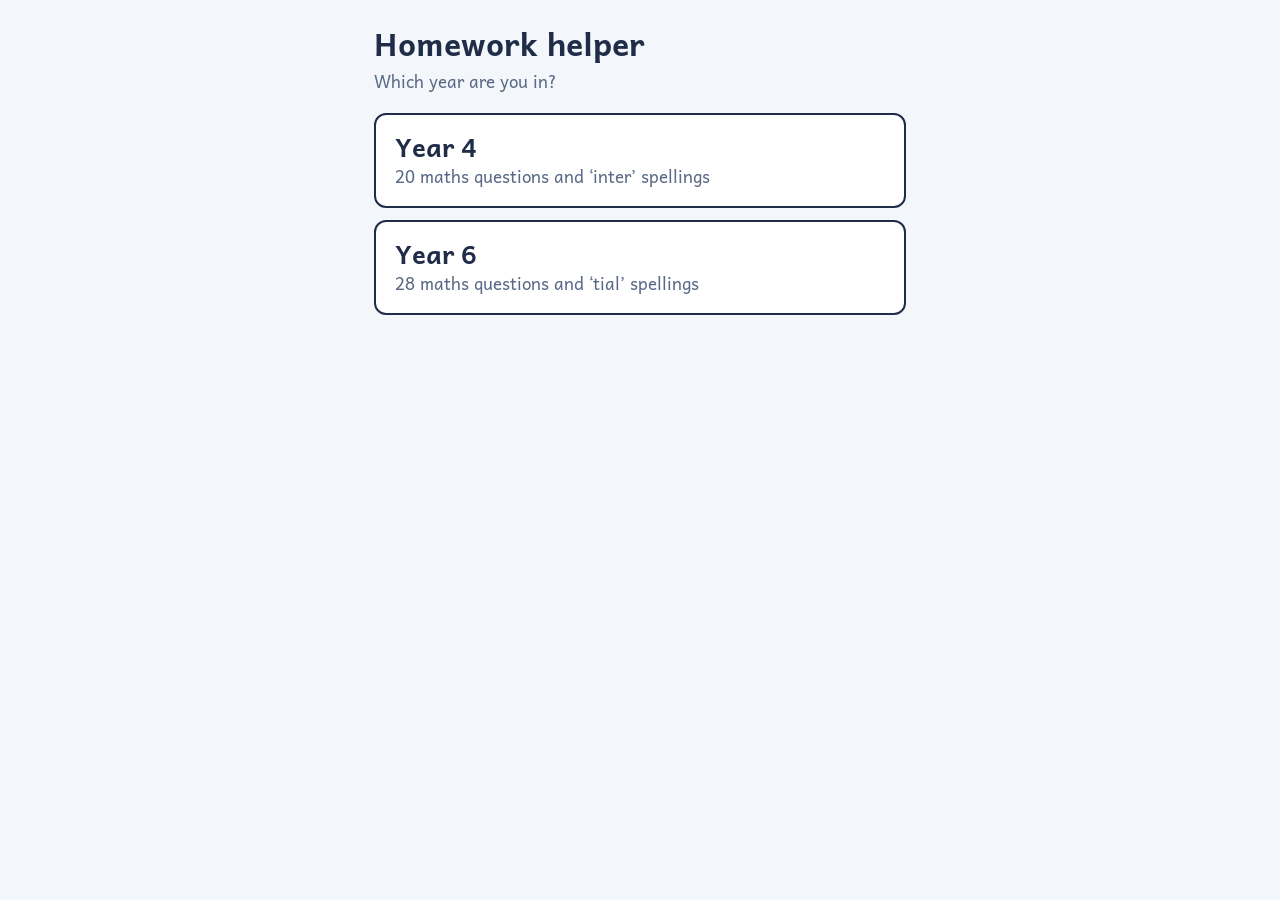
<file: index-2.html>
<!DOCTYPE html>
<html lang="en-GB">
<head>
<meta charset="utf-8">
<meta name="viewport" content="width=device-width, initial-scale=1, viewport-fit=cover">
<title>Homework helper</title>
<link rel="preconnect" href="https://fonts.googleapis.com">
<link rel="preconnect" href="https://fonts.gstatic.com" crossorigin>
<link href="https://fonts.googleapis.com/css2?family=Andika:wght@400;700&family=Patrick+Hand&display=swap" rel="stylesheet">
<style>
:root{
  box-sizing:border-box;
  padding-top:env(safe-area-inset-top,0px);
  padding-bottom:env(safe-area-inset-bottom,0px);
  --paper:#F3F6FA; --grid:#DCE7F3; --ink:#1F2D48; --muted:#5A6A86; --line:#BCCDE1;
  --card:#FFFFFF; --soft:#EAF1FA;
  --hun:#8257C9; --ten:#2F6FD0; --one:#F2A93B; --rose:#D63C72; --leaf:#1F8A55;
  --on-ten:#FFFFFF; --hl-bg:rgba(214,60,114,.12); --mb:rgba(47,111,208,.2);
  --pen:'Patrick Hand','Comic Sans MS','Chalkboard SE',cursive;
}
@media (prefers-color-scheme: dark){
  :root:not([data-theme="light"]){
    --paper:#10161F; --grid:#1E2A3B; --ink:#E7EDF7; --muted:#9DABC2; --line:#34465F;
    --card:#171F2B; --soft:#1F2B3C;
    --hun:#A688E8; --ten:#5C95EC; --one:#F4BB57; --rose:#F2709D; --leaf:#43C285;
    --on-ten:#0E1A2E; --hl-bg:rgba(242,112,157,.16); --mb:rgba(92,149,236,.25);
  }
}
:root[data-theme="dark"]{
  --paper:#10161F; --grid:#1E2A3B; --ink:#E7EDF7; --muted:#9DABC2; --line:#34465F;
  --card:#171F2B; --soft:#1F2B3C;
  --hun:#A688E8; --ten:#5C95EC; --one:#F4BB57; --rose:#F2709D; --leaf:#43C285;
  --on-ten:#0E1A2E; --hl-bg:rgba(242,112,157,.16); --mb:rgba(92,149,236,.25);
}
html{scroll-padding-top:env(safe-area-inset-top,0px)}
*,*::before,*::after{box-sizing:border-box}
[hidden]{display:none!important}
html,body{margin:0}
body{background:var(--paper);color:var(--ink);font-family:'Andika','Trebuchet MS',system-ui,sans-serif;font-size:17px;line-height:1.45;-webkit-text-size-adjust:100%}
main{max-width:560px;margin:0 auto;padding:18px 14px 44px}
button{font:inherit;color:inherit;cursor:pointer}
button:focus-visible,input:focus-visible{outline:3px solid var(--ten);outline-offset:2px}
h1{font-size:2rem;line-height:1.1;margin:.5rem 0 .5rem}
.intro{margin:0 0 1.2rem;color:var(--muted)}
sup{font-size:.55em;line-height:0;vertical-align:super}

.tiles{display:grid;grid-template-columns:repeat(2,1fr);gap:10px}
.tile{position:relative;display:flex;align-items:stretch;text-align:left;background:var(--card);border:2px solid var(--ink);border-radius:8px;padding:0;min-height:3.8rem;overflow:hidden}
.tile .n{width:2.3rem;flex:none;display:grid;place-items:center;font-weight:700;border-right:2px solid var(--ink)}
.tile .tq{display:flex;align-items:center;flex-wrap:wrap;padding:.5rem .6rem;font-size:.98rem;line-height:1.25}
.tile .star{position:absolute;top:2px;right:6px;color:var(--one);font-size:1.05rem}

.lbar{display:flex;justify-content:space-between;align-items:center;gap:.5rem}
.link{background:none;border:0;padding:.45rem 0;color:var(--ten);font-weight:700}
.link[disabled]{opacity:.3;cursor:default}
.qnum{color:var(--muted);font-size:.95rem}
.qbig{font-size:2rem;font-weight:700;line-height:1.3;margin:.3rem 0 .8rem}
.qbox{display:inline-block;width:1.6em;height:1.1em;border:2px solid currentColor;border-radius:4px;vertical-align:-.12em}
.frac{display:inline-flex;flex-direction:column;align-items:center;vertical-align:middle;font-size:.78em;line-height:1.05;margin:0 .08em}
.frac>span:first-child{border-bottom:2px solid currentColor;padding:0 .18em}

.stage{position:relative;border:2px solid var(--ink);border-radius:10px;min-height:250px;padding:20px 10px;display:flex;flex-direction:column;align-items:center;justify-content:center;gap:14px;overflow:hidden;
  background-color:var(--card);background-image:linear-gradient(var(--grid) 1px,transparent 1px),linear-gradient(90deg,var(--grid) 1px,transparent 1px);background-size:20px 20px;background-position:-1px -1px}
.saywrap{display:flex;gap:.7rem;align-items:flex-start;margin:.9rem 0 .8rem}
#say{margin:0;flex:1;font-size:1.12rem;min-height:4.4em}
.speak{flex:none;width:2.7rem;height:2.7rem;border-radius:50%;border:2px solid var(--ink);background:var(--card);display:grid;place-items:center;padding:0}
.ctrl{display:flex;align-items:center;justify-content:space-between;gap:.6rem}
.btn{border:2px solid var(--ink);background:var(--card);border-radius:999px;padding:.6rem 1.2rem;font-weight:700;min-width:6.2rem}
.btn.primary{background:var(--ten);border-color:var(--ten);color:var(--on-ten)}
.btn[disabled]{opacity:.3;cursor:default}
.dots{display:flex;gap:6px;flex-wrap:wrap;justify-content:center}
.dots i{width:10px;height:10px;border-radius:50%;background:var(--line)}
.dots i.on{background:var(--ten)}
.replay{display:block;margin:.7rem auto 0;background:none;border:0;color:var(--muted);text-decoration:underline;text-underline-offset:3px;font-size:.95rem;padding:.3rem}
.try{margin-top:1rem;background:var(--card);border:2px solid var(--ink);border-radius:10px;padding:1rem}
.tryhead{display:flex;align-items:center;justify-content:space-between}
.try h2{margin:0 0 .6rem;font-size:1.3rem}
.tryrow{display:flex;gap:.8rem;align-items:center;flex-wrap:wrap}
.ans{font:inherit;font-size:1.6rem;font-weight:700;width:8.5rem;padding:.25rem .4rem;border:2px solid var(--ink);border-radius:8px;background:var(--paper);color:var(--ink);text-align:center}
.fhelp{margin:.5rem 0 0;color:var(--muted);font-size:.95rem}
.fb{margin:.8rem 0 0;font-size:1.08rem;min-height:1.4em}
.fb.ok{color:var(--leaf);font-weight:700}
.fb.no{color:var(--rose)}
.bigstar{font-size:2.2rem;color:var(--one);line-height:1}
.qnav{display:flex;justify-content:space-between;margin-top:1.3rem}

/* drawing pieces */
.pen{font-family:var(--pen);font-size:1.45rem;line-height:1.25;text-align:center;color:var(--ink)}
.pen.rose,.rose{color:var(--rose)}
.row{display:flex;align-items:center;justify-content:center;gap:.4rem;flex-wrap:wrap}
.nc{min-width:3.4rem;height:3.4rem;border:2px solid var(--ink);border-radius:10px;display:grid;place-items:center;font-size:1.8rem;font-weight:700;background:var(--card)}
.nc.expr{padding:0 .7rem;font-size:1.5rem}
.op{width:1.8rem;text-align:center;font-size:1.6rem;font-weight:700}
.dot{display:inline-block;width:1.05rem;height:1.05rem;border-radius:50%;background:var(--ten)}
.d-one{background:var(--one)}
.groups{display:flex;gap:.7rem;justify-content:center;flex-wrap:wrap}
.grp{width:5.6rem;height:5.6rem;border:2px dashed var(--muted);border-radius:50%;display:flex;flex-wrap:wrap;align-items:center;justify-content:center;align-content:center;gap:3px;padding:12px;background:var(--card)}
.grp .dot{width:.95rem;height:.95rem}
.grp.pick{border-style:solid;border-color:var(--rose);background:var(--hl-bg)}
.pile24{display:grid;grid-template-columns:repeat(8,1rem);gap:5px}
.pile24 .dot{width:1rem;height:1rem}
.plates{display:flex;flex-wrap:wrap;gap:.6rem;justify-content:center;max-width:20rem}
.plates.small{gap:.28rem;max-width:19rem}
.plate{width:3.6rem;height:3.6rem;border-radius:50%;background:var(--card);border:3px solid var(--line);box-shadow:inset 0 0 0 7px var(--soft);display:grid;place-items:center;font-family:var(--pen);font-size:1.6rem;color:var(--rose)}
.plates.small .plate{width:1.55rem;height:1.55rem;border:2px solid var(--line);box-shadow:inset 0 0 0 3px var(--soft)}
.sqg{display:grid;gap:2px}
.tl{width:1.25rem;height:1.25rem;border-radius:2px;background:var(--ten)}
.tl.big{width:1.55rem;height:1.55rem}
.tl.blank{background:transparent}
.tl.extra{background:transparent;border:2px dashed var(--rose)}
.ctab{display:grid;grid-template-columns:auto auto;column-gap:.7rem;row-gap:.2rem;font-family:var(--pen);font-size:1.45rem;line-height:1.2}
.cube3{width:7rem;height:auto}
.cube3 polygon{stroke:var(--ink);stroke-width:1.5;stroke-linejoin:round}
.cube3 .ct{fill:var(--one)}.cube3 .cl{fill:var(--ten)}.cube3 .cr2{fill:var(--hun)}
.cube3 .cg line{stroke:rgba(255,255,255,.8);stroke-width:1.2}
.sbar{display:grid;width:100%;max-width:22rem;height:2.6rem;border:2px solid var(--ink);background:var(--card)}
.sbar>i{position:relative}
.sbar>i.thick{border-left:2px solid var(--ink)}
.sbar>i>b{position:absolute;inset:0;background:var(--ten)}
.sbar>i>b.alt{background:var(--hun)}
.sbar>i>b.rb{background:var(--rose)}
.sbar>i>b.mb{background:var(--mb)}
.sbar>i.thin::after{content:'';position:absolute;left:-1px;top:0;bottom:0;border-left:1.5px dashed var(--ink);z-index:1;opacity:0}
.sbar>i.thin.on::after{opacity:1}
.sbar>i.thin.grow::after{animation:growY .4s ease both;animation-delay:var(--d,0s)}
.sbar.solid>i+i{border-left:1px solid var(--ink)}
.stack{width:100%;max-width:22rem;display:flex;flex-direction:column;gap:6px}
.halves{display:grid;grid-template-columns:1fr 1fr;width:100%;max-width:22rem;text-align:center;font-family:var(--pen);font-size:1.15rem;color:var(--muted)}
.pvg{display:grid;border:2px solid var(--ink);border-radius:6px;background:var(--card);overflow:hidden}
.pvgh{text-align:center;font-weight:700;font-size:.9rem;padding:.2rem 0;background:var(--soft);border-bottom:2px solid var(--ink)}
.pvgc{height:3rem;display:grid;place-items:center;font-size:1.9rem;font-weight:700;border-left:1px solid var(--line)}
.pvgc.ptc{border-left:0}
.pvgc.jr{height:1.8rem}
.pt{color:var(--rose);font-size:2.2rem}
.jmp{font-family:var(--pen);font-weight:400;color:var(--rose);font-size:1.15rem}
.faint{opacity:.25}
.bm{width:100%;max-width:22rem;display:flex;flex-direction:column;gap:6px}
.bm .whole,.bm .part{height:2.7rem;border:2px solid var(--ink);display:grid;place-items:center;font-weight:700;border-radius:4px;white-space:nowrap;overflow:hidden}
.bm .whole{background:var(--soft);font-size:1.35rem}
.bm .parts{display:flex}
.bm .part{background:var(--card);font-size:1.1rem}
.bm .part+.part{border-left:0}
.bm .part.hatch{background:repeating-linear-gradient(45deg,var(--hl-bg) 0 6px,transparent 6px 12px),var(--card)}
.bm .part.shade{background:var(--ten)}
.bm .part.shade .rose{color:var(--on-ten)}
.colm{--cw:2.5rem;display:grid;grid-template-columns:repeat(var(--c,1),var(--cw));font-size:2rem;font-weight:700;line-height:1}
.colm>span{height:2.7rem;display:grid;place-items:center;position:relative;border-radius:6px}
.colm>span.cr{height:1.6rem;font-family:var(--pen);font-weight:400;font-size:1.4rem;color:var(--rose)}
.colm>.rule{grid-column:1/-1;border-top:3px solid var(--ink);margin:.25rem 0}
.colm.tight{--cw:2.1rem;font-size:1.75rem}
.colm.tight>span{height:2.35rem}
.colm.tight>span.cr{height:1.4rem;font-size:1.25rem}
.colm.tight .qb{width:1.7rem;height:2rem;font-size:1rem}
.colm>span.on,.bus .c.on{background:var(--hl-bg);box-shadow:inset 0 0 0 2px var(--rose)}
.rl{font-family:'Andika',sans-serif;font-size:.78rem;font-weight:700;color:var(--muted)}
.qb{display:grid;place-items:center;width:2rem;height:2.3rem;border:2px dashed var(--muted);border-radius:6px;color:var(--muted);font-size:1.2rem;font-weight:400}
.wr{font-family:var(--pen);font-weight:400;color:var(--rose);font-size:2.1rem;line-height:1}
.sup{position:absolute;top:.1rem;left:.1rem;font-family:var(--pen);font-size:1.25rem;font-weight:400;color:var(--rose);line-height:1}
.sub{position:absolute;bottom:0;left:0;font-family:var(--pen);font-size:1.15rem;font-weight:400;color:var(--rose);line-height:1}
.strike::after{content:'';position:absolute;left:18%;right:18%;top:calc(50% - 1.5px);height:3px;border-radius:2px;background:var(--rose);transform:rotate(-40deg)}
.strike.anim::after{animation:strikeA .4s ease both}
.bus{display:grid;grid-template-columns:auto auto;font-size:2rem;font-weight:700;line-height:1}
.bus .top{display:flex;padding-left:calc(.2rem + 3px)}
.bus .dv{display:grid;place-items:center;padding-right:.35rem;height:2.9rem}
.bus .in{display:flex;border-top:3px solid var(--ink);border-left:3px solid var(--ink);border-top-left-radius:12px;padding-left:.2rem}
.bus .c{width:2.4rem;height:2.9rem;display:grid;place-items:center;position:relative;border-radius:6px}

/* motion */
@keyframes pop{0%{transform:scale(.2);opacity:0}65%{transform:scale(1.12);opacity:1}100%{transform:scale(1);opacity:1}}
@keyframes fade{from{opacity:0;transform:translateY(8px)}to{opacity:1;transform:none}}
@keyframes away{from{opacity:1;transform:scale(1)}to{opacity:.16;transform:scale(.8)}}
@keyframes write{from{clip-path:inset(0 100% 0 0)}to{clip-path:inset(0 0 0 0)}}
@keyframes pulse{0%{transform:scale(1)}40%{transform:scale(1.15)}100%{transform:scale(1)}}
@keyframes hop{0%{transform:translate(var(--hx,0),var(--hy,0));opacity:0}25%{opacity:1}100%{transform:none;opacity:1}}
@keyframes slideK{from{transform:translateX(var(--hx,0))}to{transform:none}}
@keyframes strikeA{from{transform:rotate(-40deg) scaleX(0)}to{transform:rotate(-40deg) scaleX(1)}}
@keyframes growY{from{transform:scaleY(0)}to{transform:scaleY(1)}}
.pop{animation:pop .45s cubic-bezier(.3,1.3,.5,1) both;animation-delay:var(--d,0s)}
.fade{animation:fade .5s ease both;animation-delay:var(--d,0s)}
.away{animation:away .55s ease both;animation-delay:var(--d,0s)}
.gone{opacity:.16;transform:scale(.8)}
.write{animation:write .7s ease-out both;animation-delay:var(--d,0s)}
.pulse{animation:pulse .6s ease both;animation-delay:var(--d,0s)}
.hop{display:inline-block;animation:hop .9s cubic-bezier(.4,0,.2,1) both;animation-delay:var(--d,0s)}
.slide{display:inline-block;animation:slideK 1s cubic-bezier(.5,0,.3,1) both;animation-delay:var(--d,0s)}
@media (prefers-reduced-motion: reduce){
  .pop,.fade,.away,.vanish,.write,.pulse,.swap,.hop,.slide,.nl .drawin,.strike.anim::after,.sbar>i.thin.grow::after{animation-duration:.01s!important;animation-delay:0s!important}
}

/* working-out pad and tries */
.card{background:var(--card);border:2px solid var(--ink);border-radius:10px;padding:.9rem;margin-top:1rem}
.cardhead{display:flex;align-items:center;justify-content:space-between;gap:.5rem;flex-wrap:wrap;margin-bottom:.6rem}
.cardhead h2{margin:0;font-size:1.2rem}
.tools{display:flex;gap:.4rem;flex-wrap:wrap;margin-bottom:.6rem}
.tool{border:2px solid var(--ink);background:var(--card);border-radius:999px;padding:.3rem .85rem;font-weight:700;font-size:.92rem}
.tool[aria-pressed="true"]{background:var(--ink);color:var(--card)}
.padwrap{position:relative;height:280px;border:1.5px solid var(--line);border-radius:6px;overflow:hidden;background-color:var(--card);
  background-image:linear-gradient(var(--grid) 1px,transparent 1px),linear-gradient(90deg,var(--grid) 1px,transparent 1px);background-size:24px 24px;background-position:-1px -1px}
.padwrap.tall{height:520px}
#pad{display:block;touch-action:none;cursor:crosshair}
.link.small{font-size:.92rem;padding:.2rem 0}
.tries{display:flex;align-items:center;gap:5px;color:var(--muted);font-size:.9rem}
.tries span{margin-right:2px}
.tries i{width:13px;height:13px;border-radius:50%;border:2px solid var(--ten)}
.tries i.on{background:var(--ten)}
.tag{font-weight:700;font-size:.9rem;color:var(--muted)}
.tag.ok{color:var(--leaf)}
.locked{display:flex;gap:.7rem;align-items:center;color:var(--muted);border-style:dashed;border-color:var(--muted)}
.locked p{margin:0}
.howh{font-size:1.3rem;margin:1.5rem 0 .6rem}
.again,#showHow{display:block;margin:1rem auto 0}
.tile .star.help{color:var(--muted)}
.reset{display:block;margin:1.4rem 0 0;background:none;border:0;color:var(--muted);text-decoration:underline;text-underline-offset:3px;padding:.3rem 0;font-size:.92rem}
.fhelp{margin:.5rem 0 0;color:var(--muted);font-size:.95rem}
.fin{display:inline-flex;flex-direction:column;align-items:center;gap:5px}
.fin .ans{width:4rem}
.fin hr{width:4.6rem;border:0;border-top:3px solid var(--ink);margin:0}

/* results page */
#results h1{margin:.6rem 0 1rem}
#results h2{font-size:1.2rem;margin:1.7rem 0 .6rem}
.scorecard{display:flex;align-items:center;gap:1.1rem;background:var(--card);border:2px solid var(--ink);border-radius:12px;padding:1rem}
.ring{width:7.5rem;height:7.5rem;flex:none;transform:rotate(-90deg)}
.ring circle{fill:none;stroke-width:13}
.ring-bg{stroke:var(--line)}
.ring-own{stroke:var(--one);animation:ringIn 1s ease-out both}
.ring-help{stroke:var(--muted);animation:ringIn .8s ease-out .9s both}
@keyframes ringIn{from{stroke-dasharray:0 400}}
.score b{display:block;font-size:3.2rem;line-height:1;font-weight:700}
.score span{display:block;color:var(--muted);font-size:1rem;line-height:1.3;margin-top:.2rem}
.resmsg{font-size:1.15rem;margin:1rem 0 0}
.counts{display:grid;grid-template-columns:repeat(3,1fr);gap:8px;margin-top:1rem}
.counts>div{background:var(--card);border:2px solid var(--ink);border-radius:10px;padding:.6rem .3rem;text-align:center}
.counts b{display:block;font-size:1.7rem;line-height:1.1}
.counts span{font-size:.85rem;color:var(--muted)}
.counts .gold{color:var(--one)}
.qgrid{display:grid;grid-template-columns:repeat(7,1fr);gap:6px}
.qc{aspect-ratio:1;border:2px solid var(--ink);border-radius:8px;background:var(--card);display:flex;flex-direction:column;align-items:center;justify-content:center;font-weight:700;font-size:1rem;line-height:1;padding:0;min-width:0}
.qc small{font-size:.85rem;margin-top:3px;font-weight:400;min-height:.85rem}
.qc.own,.chip.own{background:var(--one);border-color:var(--one);color:#2A1E00}
.qc.help,.chip.help{border-color:var(--muted)}
.qc.todo,.chip.todo{border-style:dashed;border-color:var(--muted);color:var(--muted)}
.legend{display:flex;gap:1rem;flex-wrap:wrap;font-size:.88rem;color:var(--muted);margin-top:.6rem}
.topics{display:flex;flex-direction:column;gap:8px}
.topic{background:var(--card);border:2px solid var(--ink);border-radius:10px;padding:.7rem .8rem}
.topic .th{display:flex;justify-content:space-between;gap:.5rem;align-items:center;flex-wrap:wrap}
.topic .tn{font-weight:700}
.ttag{font-size:.82rem;font-weight:700;border-radius:999px;padding:.12rem .65rem}
.ttag.strong{background:rgba(31,138,85,.15);color:var(--leaf)}
.ttag.practise{background:var(--hl-bg);color:var(--rose)}
.ttag.unfinished{background:var(--soft);color:var(--muted)}
.chips{display:flex;flex-wrap:wrap;gap:5px;margin-top:.55rem}
.chip{min-width:2.2rem;height:2.2rem;border-radius:7px;border:2px solid var(--ink);background:var(--card);font-weight:700;font-size:.92rem;padding:0 .3rem}
.resbtns{display:flex;flex-direction:column;align-items:stretch;gap:.6rem;margin-top:1.7rem}
.toResults{display:block;margin-top:.8rem}
.homebtns{margin-top:1.3rem}

/* spellings */
.tabs{display:flex;gap:4px;background:var(--soft);border:2px solid var(--ink);border-radius:999px;padding:4px;margin:.2rem 0 1.1rem}
.tabbtn{flex:1;border:0;background:none;border-radius:999px;padding:.55rem .5rem;font-weight:700;font-size:1.02rem;color:var(--muted)}
.tabbtn[aria-selected="true"]{background:var(--ink);color:var(--card)}
.muted{color:var(--muted)}
.splist h2{margin:0 0 .3rem;font-size:1.3rem}
.splist p{margin:.4rem 0}
.splist .btn{display:block;width:100%;margin-top:.7rem}
mark.fx{background:var(--hl-bg);color:var(--rose);border-radius:4px;padding:0 .08em}
.spcard{margin-top:.6rem}
.sphear{display:flex;align-items:center;gap:.9rem}
.hearbig{width:4.4rem;height:4.4rem;border-radius:50%;border:0;background:var(--ten);color:var(--on-ten);display:grid;place-items:center;flex:none;padding:0}
.hearbig.speaking{animation:pulse 1s ease-in-out infinite}
.hearopts{display:flex;flex-wrap:wrap;gap:.4rem}
.spmean,.spsent{margin:.7rem 0 0;font-size:1.05rem}
.spsent .gap{display:inline-block;width:4.5em;border-bottom:2px solid var(--ink);vertical-align:-.15em}
.spstage{margin:1rem 0 .5rem;font-weight:700;font-size:1.08rem;text-align:center}
.spline{min-height:3.5rem;border-bottom:3px solid var(--ink);font-size:2rem;font-weight:700;letter-spacing:.05em;display:flex;align-items:flex-end;justify-content:center;padding:.2rem .5rem;background:var(--card);border-radius:8px 8px 0 0;overflow-x:auto}
.spline .ph{font-size:1.05rem;font-weight:400;color:var(--muted);letter-spacing:0;align-self:center}
.caret{display:inline-block;width:2px;height:1.6rem;background:var(--ten);margin-left:2px;animation:blink 1s step-end infinite;align-self:center}
@keyframes blink{50%{opacity:0}}
.spboxes{display:flex;gap:4px;justify-content:center}
.spbox{flex:1 1 0;max-width:2.6rem;min-width:0;height:3rem;border:2px solid var(--ink);border-radius:6px;display:grid;place-items:center;font-size:clamp(1.1rem,5.5vw,1.7rem);font-weight:700;background:var(--card)}
.spbox.next{border-color:var(--ten);box-shadow:0 0 0 3px var(--mb)}
.sptiles{display:flex;flex-wrap:wrap;gap:6px;justify-content:center;margin-top:1rem}
.ltile{width:2.7rem;height:3rem;border-radius:8px;border:2px solid var(--ink);background:var(--one);color:#2A1E00;font-size:1.5rem;font-weight:700;padding:0;touch-action:manipulation}
.ltile.used{visibility:hidden}
.tilectl{display:flex;justify-content:center;gap:.5rem;margin-top:.7rem}
.kb{display:flex;flex-direction:column;gap:6px;margin-top:1rem;user-select:none;-webkit-user-select:none}
.kbrow{display:flex;gap:4px;justify-content:center}
.key{flex:1 1 0;max-width:2.6rem;min-width:0;height:3rem;border-radius:7px;border:1.5px solid var(--line);background:var(--card);color:var(--ink);font-size:1.3rem;font-weight:700;padding:0;box-shadow:0 2px 0 var(--line);touch-action:manipulation}
.key:active{transform:translateY(2px);box-shadow:none;background:var(--soft)}
.key.wide{flex:1.6 1 0;max-width:4.2rem;font-size:1.1rem}
.spactions{display:flex;justify-content:center;margin-top:1rem}
.spactions .btn{min-width:10rem}
.spword{font-size:2.1rem;font-weight:700;letter-spacing:.04em;text-align:center;margin:.3rem 0;word-break:break-all}
.spwas{text-align:center;color:var(--muted);margin:.2rem 0}
.spwas s{color:var(--rose)}
.spdots{display:flex;gap:5px;justify-content:center;margin:.3rem 0 0}
.spdots i{width:11px;height:11px;border-radius:50%;background:var(--line)}
.spdots i.cur{background:var(--ten)}
.spdots i.r1{background:var(--one)}
.spdots i.r2,.spdots i.r3{background:var(--muted)}
.spdots i.r4{background:var(--rose)}
.sprows{display:flex;flex-direction:column;gap:7px;margin-top:1rem}
.sprow{display:flex;justify-content:space-between;align-items:center;gap:.6rem;padding:.6rem .8rem;border:2px solid var(--ink);border-radius:10px;background:var(--card)}
.sprow .w{font-weight:700;font-size:1.15rem}
.sprow .tag{font-size:.85rem;white-space:nowrap}
.sprow .tag.t1{color:var(--leaf)}
.sprow .tag.t4{color:var(--rose)}
.spres{display:flex;align-items:baseline;gap:.6rem;background:var(--card);border:2px solid var(--ink);border-radius:12px;padding:1rem}
.spres b{font-size:3rem;line-height:1}

/* year 4 drawing pieces */
.nc.wide{width:4.4rem}
.nc.hl{box-shadow:0 0 0 4px var(--rose)}
.nc.hl2{box-shadow:0 0 0 4px var(--ten)}
.d-rose{background:var(--rose)}
.dot.d-ghost{background:transparent;border:2px dashed var(--line)}
.frames{display:flex;gap:1rem;flex-wrap:wrap;justify-content:center;align-items:flex-start}
.fbox{display:flex;flex-direction:column;align-items:center;gap:.3rem}
.tf{display:grid;grid-template-columns:repeat(5,1.75rem);grid-auto-rows:1.75rem;border:2px solid var(--ink);background:var(--card)}
.tf>i{border:1px solid var(--line);display:grid;place-items:center}
.rod{display:inline-block;width:.85rem;height:4.6rem;border-radius:3px;background-color:var(--ten);background-image:repeating-linear-gradient(to bottom,transparent 0,transparent calc(10% - 1px),rgba(255,255,255,.6) calc(10% - 1px),rgba(255,255,255,.6) 10%)}
.cube{display:inline-block;width:.85rem;height:.85rem;border-radius:2px;background:var(--one)}
.pile{min-height:4.8rem;align-items:flex-end;gap:.35rem}
.gap{width:.8rem}
.grp.big{width:6.6rem;height:6.6rem}
.grp .rod{height:3.2rem}
.pile27{display:grid;grid-template-columns:repeat(9,1rem);gap:5px;min-height:3.6rem}
.pile27 .dot{width:1rem;height:1rem}
.arr{display:flex;flex-direction:column;gap:4px}
.arrrow{display:flex;gap:4px;align-items:center}
.arr.big,.arr.big .arrrow{gap:9px}
.arr.big .dot{width:1.7rem;height:1.7rem}
.arr.sm,.arr.sm .arrrow{gap:3px}
.arr.sm .dot{width:.9rem;height:.9rem}
.arr.sm .d-ghost{border-width:1.5px}
.arrlbl{font-family:var(--pen);font-size:1.35rem;color:var(--rose);min-width:2.4rem;padding-left:.45rem}
.cookie{display:block;width:.7rem;height:.7rem;border-radius:50%;background:#B07A3E;box-shadow:inset -2px -2px 0 rgba(0,0,0,.2)}
.fwrap{width:100%;max-width:22rem}
.fbar{display:grid;grid-template-columns:repeat(9,1fr);height:3.2rem;border:2px solid var(--ink);background:var(--card)}
.fbar>i{position:relative;border-left:2px solid var(--ink)}
.fbar>i:first-child{border-left:0}
.fbar>i>b{position:absolute;inset:0;background:var(--ten)}
.fnums{display:grid;grid-template-columns:repeat(9,1fr);text-align:center;font-family:var(--pen);color:var(--muted);font-size:1.05rem}
.pv{display:grid;grid-template-columns:repeat(3,1fr);width:100%;max-width:22rem;border:2px solid var(--ink);border-radius:6px;overflow:hidden;background:var(--card)}
.pv>div{display:flex;flex-direction:column;border-left:2px solid var(--ink)}
.pv>div:first-child{border-left:0}
.pvh{text-align:center;font-weight:700;font-size:.9rem;padding:.25rem;border-bottom:2px solid var(--ink);background:var(--soft)}
.pvc{display:flex;flex-wrap:wrap;gap:4px;justify-content:center;align-content:flex-start;padding:8px 3px;min-height:5rem;flex:1}
.pvd{text-align:center;font-size:1.6rem;font-weight:700;border-top:2px solid var(--ink);padding:.1rem}
.pvd>span{display:inline-block}
.disc{width:1.75rem;height:1.75rem;border-radius:50%;display:grid;place-items:center;font-size:.58rem;font-weight:700;color:#fff}
.disc.h{background:var(--hun)}
.disc.t{background:var(--ten)}
.disc.o{background:var(--one);color:#2A1E00}
.bm .whole.glowbox{box-shadow:0 0 0 3px var(--rose)}
.mini{display:grid;grid-template-columns:4.4rem repeat(3,2.4rem);row-gap:6px;align-items:center;justify-items:center}
.mh{font-weight:700;color:var(--muted);font-size:.95rem}
.ml{font-family:var(--pen);font-size:1.3rem;justify-self:end;padding-right:.4rem}
.zero{font-family:var(--pen);font-size:1.8rem;font-weight:400;color:var(--rose)}
.nl{width:100%;max-width:24rem;height:auto;overflow:visible}
.nl .axis,.nl .tick{stroke:var(--ink);stroke-width:2.5;stroke-linecap:round}
.nl text{fill:var(--ink);font-family:'Andika',sans-serif;font-size:14px;font-weight:700;text-anchor:middle}
.nl .lab{fill:var(--rose)}
.nl .jl{fill:var(--muted);font-size:11px;font-weight:400}
.nl .arc{fill:none;stroke:var(--rose);stroke-width:3;stroke-linecap:round}
.nl .drawin{stroke-dasharray:1;stroke-dashoffset:1;animation:draw .55s ease forwards;animation-delay:var(--d,0s)}
.nl .pop{transform-box:fill-box;transform-origin:center}
@keyframes vanish{to{opacity:0;transform:scale(.3)}}
@keyframes swapIn{from{transform:translateX(var(--from))}to{transform:none}}
@keyframes draw{to{stroke-dashoffset:0}}
.vanish{animation:vanish .4s ease both;animation-delay:var(--d,0s)}
.vanished{opacity:0}
.swap{animation:swapIn 1s cubic-bezier(.6,0,.3,1) both;animation-delay:var(--d,0s)}
.spres span{line-height:1.3}

/* year picker */
.yearbtns{display:flex;flex-direction:column;gap:12px;margin-top:1rem}
.yearbtn{display:flex;flex-direction:column;align-items:flex-start;gap:.2rem;text-align:left;background:var(--card);border:2px solid var(--ink);border-radius:12px;padding:1.1rem 1.2rem}
.yearbtn b{font-size:1.6rem;line-height:1.1}
.yearbtn span{color:var(--muted)}
.yearbtn:active{transform:translateY(2px)}
.homehead{display:flex;align-items:center;justify-content:space-between;gap:.6rem;flex-wrap:wrap}
.yearchip{border:2px solid var(--ink);background:var(--card);border-radius:999px;padding:.35rem .9rem;font-weight:700;font-size:.95rem}
</style>
</head>
<body>
<main>
  <section id="pick" hidden>
    <h1>Homework helper</h1>
    <p class="intro">Which year are you in?</p>
    <div class="yearbtns">
      <button class="yearbtn" data-y="y4"><b>Year 4</b><span>20 maths questions and ‘inter’ spellings</span></button>
      <button class="yearbtn" data-y="y6"><b>Year 6</b><span>28 maths questions and ‘tial’ spellings</span></button>
    </div>
  </section>

  <section id="home" hidden>
    <div class="homehead"><h1>Homework helper</h1><button class="yearchip" id="yearChip" aria-label="Change year">Year 6 · Change</button></div>
    <div class="tabs" role="tablist">
      <button class="tabbtn" role="tab" id="tabMaths" aria-selected="true">Maths</button>
      <button class="tabbtn" role="tab" id="tabSpell" aria-selected="false">Spellings</button>
    </div>
    <div id="mathsHome">
    <p class="intro">Pick a question. Work it out on the squared paper, then type your answer. You get <b>3 tries</b>, and after that the step-by-step help unlocks. ★ means you got it on your own; ☆ means you got it with help.</p>
    <div class="tiles" id="tiles"></div>
    <div class="homebtns"><button class="btn primary" id="homeResults">See my results</button></div>
    <button class="reset" id="reset">Start everything again</button>
    </div>
    <div id="spellHome" hidden>
      <div class="card splist">
        <h2 id="spTitle"></h2>
        <p id="spRule"></p>
        <p class="muted">You'll hear each word, what it means and a sentence with it in. Write it on your sheet, then type it here to check. If it's not quite right, you'll get a clue and another go.</p>
        <button class="btn primary" id="spStart">Start the spelling test</button>
        <button class="btn" id="spResume" hidden></button>
        <button class="btn" id="spLastBtn" hidden>See my last results</button>
      </div>
    </div>
  </section>

  <section id="lesson" hidden>
    <div class="lbar">
      <button class="link" id="homeBtn">‹ All questions</button>
      <span class="qnum" id="qnum"></span>
    </div>
    <div class="qbig" id="qbig"></div>

    <div class="card">
      <div class="cardhead"><h2>Your working out</h2><button class="link small" id="tMore">More space</button></div>
      <div class="tools" role="toolbar" aria-label="Drawing tools">
        <button class="tool" id="tPen" aria-pressed="true">Pencil</button>
        <button class="tool" id="tRub" aria-pressed="false">Rubber</button>
        <button class="tool" id="tUndo">Undo</button>
        <button class="tool" id="tClear">Clear</button>
      </div>
      <div class="padwrap" id="padwrap"><canvas id="pad" aria-label="Squared paper for your working out"></canvas></div>
    </div>

    <div class="card" id="answerCard">
      <div class="cardhead"><h2>Your answer</h2><span class="tries" id="tries"></span></div>
      <div class="tryrow"><span id="inputs"></span><button class="btn primary" id="check">Check</button><span id="stars"></span></div>
      <p class="fhelp" id="fhelp" hidden>Type a fraction like 7/4, or a mixed number like 1 3/4.</p>
      <p class="fb" id="fb" aria-live="polite"></p>
      <button class="btn primary toResults" id="toResults" hidden>See my results</button>
    </div>

    <div class="card locked" id="locked">
      <svg viewBox="0 0 24 24" width="26" height="26" aria-hidden="true" style="flex:none"><rect x="5" y="11" width="14" height="10" rx="2" fill="none" stroke="currentColor" stroke-width="2"/><path d="M8 11V8a4 4 0 0 1 8 0v3" fill="none" stroke="currentColor" stroke-width="2"/></svg>
      <p>Step-by-step help unlocks after 3 tries. Use the squared paper to work it out first.</p>
    </div>
    <button class="btn" id="showHow" hidden>See how it works</button>

    <div id="how" hidden>
      <h2 class="howh">How to work it out</h2>
      <div class="stage" id="stage"></div>
      <div class="saywrap">
        <p id="say" aria-live="polite"></p>
        <button class="speak" id="speak" aria-label="Read this out loud">
          <svg viewBox="0 0 24 24" width="22" height="22" aria-hidden="true"><path d="M4 9v6h4l5 4V5L8 9H4z" fill="currentColor"/><path d="M16 8.5a5 5 0 0 1 0 7M18.5 6a8.5 8.5 0 0 1 0 12" fill="none" stroke="currentColor" stroke-width="2" stroke-linecap="round"/></svg>
        </button>
      </div>
      <div class="ctrl">
        <button class="btn" id="prev">Back</button>
        <div class="dots" id="dots"></div>
        <button class="btn primary" id="next">Next</button>
      </div>
      <button class="replay" id="replay">Watch this step again</button>
      <button class="btn primary again" id="again" hidden>Try the answer again</button>
    </div>

    <div class="qnav">
      <button class="link" id="pq">‹ Previous question</button>
      <button class="link" id="nq">Next question ›</button>
    </div>
  </section>

  <section id="results" hidden>
    <div class="lbar">
      <button class="link" id="resBack">‹ All questions</button>
      <span class="qnum">Results</span>
    </div>
    <h1 id="resTitle">Your results</h1>
    <div class="scorecard">
      <div id="ringWrap"></div>
      <div class="score"><b id="scoreNum">0</b><span id="scoreOf"></span></div>
    </div>
    <p class="resmsg" id="resMsg"></p>
    <div class="counts">
      <div><b id="cOwn">0</b><span><span class="gold">★</span> On my own</span></div>
      <div><b id="cHelp">0</b><span>☆ With help</span></div>
      <div><b id="cTodo">0</b><span>Still to do</span></div>
    </div>
    <h2>Every question</h2>
    <div class="qgrid" id="qgrid"></div>
    <div class="legend"><span><span class="gold">★</span> on my own</span><span>☆ with help</span><span>dashed = still to do</span></div>
    <h2>Topics</h2>
    <div class="topics" id="topics"></div>
    <div class="resbtns">
      <button class="btn primary" id="retryHelp">Try my ☆ ones again on my own</button>
      <button class="btn" id="goTodo">Do the ones still to do</button>
    </div>
  </section>
  <section id="spellTest" hidden>
    <div class="lbar">
      <button class="link" id="spBack">‹ Spellings</button>
      <span class="qnum" id="spNum"></span>
    </div>
    <div class="spdots" id="spDots"></div>
    <div class="card spcard">
      <div class="sphear">
        <button class="hearbig" id="spHear" aria-label="Hear the word, its meaning and a sentence"><svg viewBox="0 0 24 24" width="30" height="30" aria-hidden="true"><path d="M4 9v6h4l5 4V5L8 9H4z" fill="currentColor"/><path d="M16 8.5a5 5 0 0 1 0 7M18.5 6a8.5 8.5 0 0 1 0 12" fill="none" stroke="currentColor" stroke-width="2" stroke-linecap="round"/></svg></button>
        <div class="hearopts">
          <button class="tool" id="spWord">Just the word</button>
          <button class="tool" id="spSlow">Say it slowly</button>
        </div>
      </div>
      <p class="spmean"><b>Meaning:</b> <span id="spMean"></span></p>
      <p class="spsent"><b>In a sentence:</b> <span id="spSent"></span></p>
      <p class="fb no" id="spNoVoice" hidden>This device can't read words out loud. Ask a grown-up to read the word to you.</p>
    </div>
    <div class="spstage" id="spStage"></div>
    <div id="spAnswer"></div>
    <p class="fb" id="spFb" aria-live="polite" style="text-align:center"></p>
    <div id="spTiles"></div>
    <div class="kb" id="spKb"></div>
    <div class="spactions">
      <button class="btn primary" id="spCheck">Check</button>
      <button class="btn primary" id="spNext" hidden>Next word ›</button>
    </div>
  </section>

  <section id="spellResults" hidden>
    <div class="lbar">
      <button class="link" id="sprBack">‹ Spellings</button>
      <span class="qnum">Spelling results</span>
    </div>
    <h1 id="sprTitle">Spelling results</h1>
    <div class="spres"><b id="sprScore">0</b><span class="muted" id="sprOf"></span></div>
    <p class="resmsg" id="sprMsg"></p>
    <div class="sprows" id="sprRows"></div>
    <div class="resbtns">
      <button class="btn primary" id="sprTricky">Practise the tricky ones</button>
      <button class="btn" id="sprAgain">Do the whole test again</button>
    </div>
  </section>
</main>

<script>/* ===== Year 4 questions ===== */
const Q4=(function(){

/* ---------- helpers ---------- */
const BOX='<span class="qbox"></span>';
const fr=(n,d)=>`<span class="frac"><span>${n}</span><span>${d}</span></span>`;
const D=t=>`style="--d:${t}s"`;
// when an element appears (step k) and, optionally, is taken away (step r)
function life(s,k,r=null,ad=0,rd=0,a='pop',rk='away'){
  if(s<k) return null;
  if(s===k) return {c:a,d:ad};
  if(r!==null&&s===r) return {c:rk,d:rd};
  if(r!==null&&s>r) return {c:rk==='away'?'gone':'vanished',d:0};
  return {c:'',d:0};
}
const sty=(L,x='')=>`style="--d:${L.d}s;${x}"`;
const el=(tag,cls,L,inner='',x='')=>L?`<${tag} class="${cls} ${L.c}" ${sty(L,x)}>${inner}</${tag}>`:'';
const pen=(t,cls='',anim='',d=0)=>`<div class="pen ${cls} ${anim}" ${anim?D(d):''}>${t}</div>`;
const R=(...c)=>({cells:c});
const CR=(...c)=>({cells:c,cr:1});
const QB={t:'<span class="qb">?</span>'};
const hc=(t,on)=>({t,c:on?'on':''});
const wd=(s,k,t,d=0)=>s>=k?{t:`<span class="wr ${s===k?'write':''}" ${s===k?D(d):''}>${t}</span>`}:QB;
const carry=(s,k,t,d,hx,hy,on)=>s>=k?{t:`<span class="${s===k?'hop':''}" style="--d:${d}s;--hx:${hx};--hy:${hy}">${t}</span>`,c:on?'on':''}:{t:''};
const dg=(t,a,d=0)=>`<span class="${a?'write':''}" ${a?D(d):''}>${t}</span>`;
const MQ='<span class="rose">?</span>';

function tf(n,col,anim,del){
  let h='<div class="tf">';
  for(let i=0;i<10;i++) h+='<i>'+(i<n?`<span class="dot ${col} ${anim?'pop':''}" ${anim?D(del(i)):''}></span>`:'')+'</i>';
  return h+'</div>';
}
function colm(c,rows){
  let h=`<div class="colm" style="--c:${c}">`;
  for(const r of rows){
    if(r==='-'){h+='<i class="rule"></i>';continue;}
    for(const cell of r.cells){
      const o=(cell&&typeof cell==='object')?cell:{t:cell||''};
      h+=`<span class="${r.cr?'cr ':''}${o.c||''}">${o.t||''}</span>`;
    }
  }
  return h+'</div>';
}
function pvChart(s,k,cnt,rem,digits){
  const cols=[['h','Hundreds','100'],['t','Tens','10'],['o','Ones','1']];
  const base={h:0,t:.5,o:.9};
  let h=`<div class="pv ${s===k?'fade':''}">`;
  for(const [key,name,val] of cols){
    h+=`<div><div class="pvh">${name}</div><div class="pvc">`;
    const n=cnt[key];
    for(let i=0;i<n;i++){
      let r=null,rd=0;
      if(rem&&rem.col===key&&i>=n-rem.n){r=rem.step;rd=0.2+(i-(n-rem.n))*0.4;}
      h+=el('span',`disc ${key}`,life(s,k,r,base[key]+i*0.07,rd),val);
    }
    h+='</div>';
    if(digits) h+=`<div class="pvd">${digits[key]}</div>`;
    h+='</div>';
  }
  return h+'</div>';
}
function bar(s,k,whole,parts,kp,wcls=''){
  let h=`<div class="bm"><div class="whole ${wcls} ${s===k?'fade':''}">${whole}</div>`;
  if(s>=kp){
    h+='<div class="parts">';
    parts.forEach((p,i)=>{h+=`<div class="part ${p.c||''} ${s===kp?'pop':''}" style="flex:${p.f} 1 0px;--d:${s===kp?0.3+i*0.2:0}s">${p.t}</div>`;});
    h+='</div>';
  }
  return h+'</div>';
}
function busStop(s,o){
  const wL=life(s,o.kw,null,0.3,0,'write');
  const cL=life(s,o.kc,null,o.kc===o.kw?0.9:0.2,0,'hop');
  return `<div class="bus ${s===o.k0?'fade':''}">
    <span></span>
    <div class="top"><span class="c">${wL?`<span class="wr ${wL.c}" ${sty(wL)}>${o.first}</span>`:''}</span><span class="c">${s>=o.kfin?QB.t:''}</span></div>
    <span class="dv">${o.dv}</span>
    <div class="in"><span class="c ${s===o.kw?'on':''}">${o.a}</span><span class="c ${s>=o.kfin?'on':''}">${cL?`<span class="sup ${cL.c}" ${sty(cL,'--hx:-2.3rem;--hy:0rem')}>${o.carry}</span>`:''}${o.b}</span></div>
  </div>`;
}
function numberLine(s){
  const X=n=>20+n*6.25;
  let g='<svg class="nl" viewBox="0 0 340 112" role="img" aria-label="Number line from 0 to 48">';
  g+='<line class="axis" x1="12" y1="80" x2="328" y2="80"/>';
  for(let n=0;n<=48;n+=8) g+=`<line class="tick" x1="${X(n)}" y1="72" x2="${X(n)}" y2="88"/>`;
  g+=`<text x="${X(0)}" y="106">0</text>`;
  const kOf=j=>j===0?1:(j<5?2:3);
  for(let j=0;j<6;j++){
    const k=kOf(j); if(s<k) continue;
    const a=X(j*8),b=X(j*8+8),m=(a+b)/2,an=s===k;
    const d=an?(k===2?(j-1)*0.65:0.15):0;
    g+=`<path class="arc ${an?'drawin':''}" pathLength="1" d="M${a} 78 Q${m} 24 ${b} 78" style="--d:${d}s"/>`;
    g+=`<text class="jl ${an?'pop':''}" x="${m}" y="44" style="--d:${d+0.3}s">+8</text>`;
    g+=`<text class="lab ${an?'pop':''}" x="${b}" y="106" style="--d:${d+0.45}s">${j*8+8}</text>`;
  }
  if(s<3) g+=`<text x="${X(48)}" y="106">48</text>`;
  g+='</svg>';
  const notes=['How many 8s fit into 48?','first jump: 8','16, 24, 32, 40…','…and 48!','How many jumps?'];
  return g+pen(notes[s],'rose','write',s===2?2.4:0.5);
}
function miniX10(s,k){
  const a=s===k;
  return `<div class="mini ${a?'fade':''}" ${a?D(.6):''}>
    <span></span><span class="mh">H</span><span class="mh">T</span><span class="mh">O</span>
    <span class="ml">3 × 9</span><span></span>${QB.t}${QB.t}
    <span class="ml">× 10</span>
    <span class="${a?'hop':''}" style="--d:1.6s;--hx:2.4rem;--hy:0rem">${QB.t}</span>
    <span class="${a?'hop':''}" style="--d:1.6s;--hx:2.4rem;--hy:0rem">${QB.t}</span>
    <span class="${a?'pop':''}" style="--d:2.4s"><b class="zero">0</b></span>
  </div>`;
}

/* ---------- the 20 questions ---------- */
const Q=[
{q:`5 + 8 + 5 = ${BOX}`,ans:18,
 hint:"Not quite. Use the two 5s to make 10, then add on the 8.",
 say:["Three numbers to add. Here's a clever trick: look for two numbers that make <b>10</b> first.",
      "Spot the two 5s! 5 + 5 fills a whole ten frame. That makes 10.",
      "Now there's just the 8 left to add on.",
      "Your turn! What is 10 + 8? That's the number for the box."],
 draw(s){
  const ring=(k,c)=>s>=k?c:'';
  let h=`<div class="row">
    <span class="nc ${ring(1,'hl')} ${s===1?'pulse':''}">5</span><span class="op">+</span>
    <span class="nc ${ring(2,'hl2')} ${s===2?'pulse':''}">8</span><span class="op">+</span>
    <span class="nc ${ring(1,'hl')} ${s===1?'pulse':''}" ${D(.15)}>5</span></div><div class="frames">`;
  if(s>=1) h+=`<div class="fbox">${tf(10,'d-rose',s===1,i=>0.4+i*0.12)}${pen('5 + 5 = 10','',s===1?'write':'',1.7)}</div>`;
  if(s>=2) h+=`<div class="fbox">${tf(8,'',s===2,i=>0.2+i*0.12)}${pen('8','',s===2?'write':'',1.2)}</div>`;
  h+='</div>';
  if(s>=3) h+=pen('10 + 8 = ?','rose','fade');
  return h;
 }},

{q:`3 × ${BOX} = 33`,ans:11,
 hint:"Not quite. Look inside one group. How many tens and how many ones are there?",
 say:["3 lots of a mystery number make 33. Let's share 33 into <b>3 equal groups</b>. One group will be the mystery number.",
      "Here's 33 made from blocks: 3 tens and 3 ones.",
      "Share the tens: one ten goes into each group.",
      "Now share the ones: one cube goes into each group. Everything is shared out fairly!",
      "Your turn! What is one group worth? That's the missing number."],
 draw(s){
  let h='<div class="row pile">';
  if(s===0) h+=pen('33 shared into 3 groups');
  for(let i=0;i<3;i++) h+=el('span','rod',life(s,1,2,i*0.15,0.3+i*0.5));
  if(s>=1) h+='<span class="gap"></span>';
  for(let i=0;i<3;i++) h+=el('span','cube',life(s,1,3,0.5+i*0.15,0.3+i*0.5));
  h+='</div>';
  if(s>=1) h+=pen('3 tens and 3 ones','',s===1?'write':'',0.9);
  h+='<div class="groups">';
  for(let g=0;g<3;g++){
    h+=`<div class="grp ${s===0?'fade':''}" ${D(g*0.15)}>`;
    h+=el('span','rod',life(s,2,null,0.3+g*0.5));
    h+=el('span','cube',life(s,3,null,0.3+g*0.5));
    h+='</div>';
  }
  h+='</div>';
  if(s>=4) h+=pen('one group = ?','rose','fade');
  return h;
 }},

{q:`4 × 4 = ${BOX}`,ans:16,
 hint:"Not quite. Count on 4 more from 12. Use your fingers if it helps!",
 say:["4 × 4 means <b>4 lots of 4</b>. Let's build it as an array: 4 rows with 4 dots in each row.",
      "Row 1: 4 dots.",
      "Row 2: count on 4 more. That's 8.",
      "Row 3: count on 4 more. That's 12.",
      "Row 4: count on 4 more from 12. Your turn! How many dots are there altogether?"],
 draw(s){
  let h='<div class="arr big">';
  for(let r=0;r<4;r++){
    h+='<div class="arrrow">';
    for(let c=0;c<4;c++){const L=life(s,r+1,null,c*0.15);h+=L?`<span class="dot ${L.c}" ${sty(L)}></span>`:'<span class="dot d-ghost"></span>';}
    const LL=life(s,r+1,null,0.7,0,'write');
    h+=LL?`<span class="arrlbl ${LL.c}" ${sty(LL)}>${r<3?(r+1)*4:'?'}</span>`:'<span class="arrlbl"></span>';
    h+='</div>';
  }
  return h+'</div>';
 }},

{q:`${BOX} = 438 − 20`,ans:418,
 hint:"Not quite. Only the tens change. Start with 3 tens and take 2 away.",
 say:["The box is on the left this time, and that's fine! The = sign means <b>is the same as</b>. So we just work out 438 − 20.",
      "Make 438 in a place value chart: 4 hundreds, 3 tens and 8 ones.",
      "20 is the same as 2 tens. So take away 2 of the tens.",
      "The hundreds and the ones don't change. Your turn! What number is left?"],
 draw(s){
  let h=pen(`${BOX} is the same as 438 − 20`);
  if(s>=1) h+=pvChart(s,1,{h:4,t:3,o:8},{col:'t',n:2,step:2},s>=3?{h:dg('4',s===3),t:dg(MQ,s===3,.2),o:dg('8',s===3,.4)}:null);
  if(s>=2) h+=pen('take away 2 tens','rose',s===2?'write':'',1);
  return h;
 }},

{q:`6 × 0 = ${BOX}`,ans:0,
 hint:"Not quite. Look at the plates again. How many cookies can you see?",
 say:["6 × 0 means <b>6 lots of 0</b>. Let's imagine some plates of cookies.",
      "Here are 6 plates.",
      "Now put 0 cookies on each plate. That's no cookies at all!",
      "Your turn! How many cookies are there altogether?"],
 draw(s){
  if(s===0) return pen('6 lots of 0','','write',0.2);
  let h='<div class="plates">';
  for(let i=0;i<6;i++) h+=`<span class="plate ${s===1?'pop':''}" ${D(i*0.15)}>${s>=2?`<span class="${s===2?'pop':''}" ${D(0.3+i*0.25)}>0</span>`:''}</span>`;
  h+='</div>';
  return h+pen(['','6 plates','0 cookies on each plate','6 lots of 0 = ?'][s],s===3?'rose':'','write',s===2?2:0.4);
 }},

{q:`${fr(7,9)} − ${fr(2,9)} = ${BOX}`,ans:[5,9],frac:true,
 hint:"Not quite. Count the shaded pieces that are left. The bottom number stays 9.",
 say:["The bottom number is 9. It tells us the whole bar is cut into <b>9 equal pieces</b>. Each piece is one ninth.",
      "Seven ninths means 7 of those pieces are shaded.",
      "Take away two ninths: rub out 2 of the shaded pieces.",
      "The pieces are still ninths, so the bottom number stays 9. Your turn! How many ninths are left?"],
 draw(s){
  let h=`<div class="fwrap"><div class="fbar ${s===0?'fade':''}">`;
  for(let i=0;i<9;i++){
    const L=i<7?life(s,1,i>=5?2:null,i*0.18,0.2+(i-5)*0.45):null;
    h+=`<i>${L?`<b class="${L.c}" ${sty(L)}></b>`:''}</i>`;
  }
  h+='</div><div class="fnums">'+[1,2,3,4,5,6,7,8,9].map(n=>`<span>${n}</span>`).join('')+'</div></div>';
  const labs=['9 equal pieces',`${fr(7,9)} shaded`,`${fr(7,9)} − ${fr(2,9)}`,`${fr('?',9)} left`];
  return h+pen(labs[s],s===3?'rose':'','write',0.2);
 }},

{q:`${BOX} + 400 = 826`,ans:426,
 hint:"Not quite. Take 4 hundreds away from 8 hundreds. The tens and ones stay the same.",
 say:["Something add 400 makes 826. Let's draw it as a bar so we can see what's going on.",
      "The whole bar is 826. It's made of two parts: the mystery number and 400.",
      "To find a missing part, take the part you know away from the whole: 826 − 400.",
      "Make 826 in a place value chart: 8 hundreds, 2 tens and 6 ones.",
      "400 is the same as 4 hundreds. Take 4 of the hundreds away.",
      "The tens and the ones don't change. Your turn! What's left? That's the missing number."],
 draw(s){
  let h=bar(s,0,'826',[{t:MQ,f:426},{t:'400',f:400}],1);
  if(s>=2) h+=pen('826 − 400','',s===2?'write':'',0.2);
  if(s>=3) h+=pvChart(s,3,{h:8,t:2,o:6},{col:'h',n:4,step:4},s>=5?{h:dg(MQ,s===5),t:dg('2',s===5,.2),o:dg('6',s===5,.4)}:null);
  return h;
 }},

{q:`60 ÷ 2 = ${BOX}`,ans:30,
 hint:"Not quite. Count the tens in one group. 1 ten is 10, 2 tens are 20…",
 say:["60 ÷ 2 means <b>share 60 into 2 equal groups</b>.",
      "60 is the same as 6 tens.",
      "Share the tens out one at a time: one for this group, one for that group…",
      "Your turn! How many tens are in each group? So what is each group worth?"],
 draw(s){
  let h='<div class="row pile">';
  if(s===0) h+=pen('60 shared into 2 groups');
  for(let i=0;i<6;i++) h+=el('span','rod',life(s,1,2,i*0.12,0.3+i*0.45));
  h+='</div>';
  if(s>=1) h+=pen('60 = 6 tens','',s===1?'write':'',0.8);
  h+='<div class="groups">';
  for(let g=0;g<2;g++){
    h+=`<div class="grp big ${s===0?'fade':''}" ${D(g*0.15)}>`;
    for(let j=0;j<3;j++) h+=el('span','rod',life(s,2,null,0.3+(j*2+g)*0.45));
    h+='</div>';
  }
  h+='</div>';
  if(s>=3) h+=pen('each group = ? tens','rose','fade');
  return h;
 }},

{q:`${BOX} = ${fr(1,3)} of 27`,ans:9,
 hint:"Not quite. Count the dots in just one group.",
 say:["To find <b>one third</b>, we split something into 3 equal groups and look at just one group. It's the same as 27 ÷ 3.",
      "Here are 27 counters.",
      "Deal them out one at a time into 3 groups, just like dealing cards.",
      "One group is one third. Your turn! How many counters are in one group?"],
 draw(s){
  let h=s===0?pen('27 shared into 3 equal groups','','write',0.2)
    :'<div class="pile27">'+Array.from({length:27},(_,i)=>el('span','dot d-one',life(s,1,2,i*0.03,0.2+i*0.12))).join('')+'</div>';
  h+='<div class="groups">';
  for(let g=0;g<3;g++){
    h+=`<div class="grp ${s>=3&&g===0?'pick':''} ${s===0?'fade':''}" ${D(g*0.15)}>`;
    for(let j=0;j<9;j++) h+=el('span','dot d-one',life(s,2,null,0.2+(j*3+g)*0.12));
    h+='</div>';
  }
  h+='</div>';
  if(s>=3) h+=pen(`${fr(1,3)} of 27 = ?`,'rose','fade');
  return h;
 }},

{q:`47 + 85 = ${BOX}`,ans:132,
 hint:"Not quite. Check the tens: 4 + 8 + the 1 you carried. Remember, 10 tens make 1 hundred!",
 say:["Column addition! Line the numbers up: tens under tens, ones under ones.",
      "Always start with the ones: 7 + 5 = 12.",
      "12 is 1 ten and 2 ones. Write the 2 in the ones column and carry the 1 over to the tens.",
      "Now the tens: 4 + 8, plus the 1 you carried.",
      "Your turn! Add up the tens. If you get 10 or more, the extra hundred goes in the hundreds column. What's the whole answer?"],
 draw(s){
  const o=s===1||s===2,t=s>=3;
  let h=colm(4,[CR('','',carry(s,2,'1',0.7,'2.5rem','8.1rem',t),''),R('','',hc('4',t),hc('7',o)),R('+','',hc('8',t),hc('5',o)),'-',R('',QB,QB,wd(s,2,'2',0.1))]);
  const notes=['','7 + 5 = 12','write 2, carry 1','4 + 8 + 1 = ?','4 + 8 + 1 = ?'];
  if(notes[s]) h+=pen(notes[s],'rose',s<4?'write':'',0.2);
  return h;
 }},

{q:`90 − 43 = ${BOX}`,ans:47,
 hint:"Not quite. After the exchange, the ones are 10 − 3 and the tens are 8 − 4.",
 say:["Column subtraction! Line up the numbers: tens under tens, ones under ones. Always start with the ones.",
      "Ones: 0 − 3. Uh oh! We can't take 3 away from 0. We need to <b>exchange</b>.",
      "Exchange 1 ten for 10 ones. The 9 tens become 8 tens, and the 0 ones become 10 ones.",
      "Your turn! Work out 10 − 3 for the ones, then 8 − 4 for the tens. What's the whole answer?"],
 draw(s){
  const ex=s>=2,a=s===2;
  const nine={t:'9',c:ex?('strike '+(a?'anim':'')):''};
  const eight=ex?{t:`<span class="${a?'write':''}" ${a?D(0.5):''}>8</span>`}:'';
  const zero={t:(ex?`<span class="sup ${a?'hop':''}" style="--d:1.1s;--hx:-2.5rem;--hy:0rem">1</span>`:'')+'0',c:(s===1||s===2)?'on':''};
  let h=colm(3,[CR('',eight,''),R('',nine,zero),R('−','4',hc('3',s===1)),'-',R('',QB,QB)]);
  const notes=['','0 − 3? Not enough ones!','1 ten → 10 ones','10 − 3 = ?   8 − 4 = ?'];
  if(notes[s]) h+=pen(notes[s],'rose',s<3?'write':'',a?1.5:0.2);
  return h;
 }},

{q:`6 × 9 × 5 = ${BOX}`,ans:270,
 hint:"Not quite. 6 × 5 = 30. Then work out 3 × 9 and make it 10 times bigger.",
 special:{243:"Close, but not quite! Try it this way: 6 × 5 = 30, then 3 × 9, then make it 10 times bigger."},
 say:["Three numbers to multiply. Good news: we can multiply them in <b>any order</b>. So let's pick the easiest pair first!",
      "6 and 5 make a great pair. Swap the 9 and the 5 so they sit together.",
      "6 × 5 means 6 lots of 5. Count in 5s: 5, 10, 15, 20, 25, 30.",
      "Now it's 30 × 9. Here's a trick: work out 3 × 9 first, then make it 10 times bigger.",
      "Your turn! Work out 3 × 9. To make it 10 times bigger, move the digits one place to the left and put a 0 in the ones."],
 draw(s){
  let h='';
  if(s===0) h+='<div class="row"><span class="nc">6</span><span class="op">×</span><span class="nc">9</span><span class="op">×</span><span class="nc">5</span></div>';
  else if(s<=2){
    h+=`<div class="row"><span class="nc hl ${s===1?'pulse':''}" ${D(1.1)}>6</span><span class="op">×</span><span class="nc hl ${s===1?'swap':''}" style="--from:6rem">5</span><span class="op">×</span><span class="nc ${s===1?'swap':''}" style="--from:-6rem">9</span></div>`;
    if(s===2){
      h+='<div class="arr">';
      for(let r=0;r<6;r++){
        h+='<div class="arrrow">';
        for(let c=0;c<5;c++) h+=`<span class="dot pop" ${D(r*0.45+c*0.05)}></span>`;
        h+=`<span class="arrlbl write" ${D(r*0.45+0.3)}>${(r+1)*5}</span></div>`;
      }
      h+='</div>'+pen('6 × 5 = 30','rose','write',3);
    }
  } else {
    h+=`<div class="row"><span class="nc wide ${s===3?'pop':''}">30</span><span class="op">×</span><span class="nc ${s===3?'pop':''}" ${D(.15)}>9</span></div>`;
    h+=miniX10(s,3);
  }
  return h;
 }},

{q:`48 ÷ 8 = ${BOX}`,ans:6,
 hint:"Not quite. Count the jumps again. Each jump is one 8.",
 say:["48 ÷ 8 asks: <b>how many 8s fit into 48?</b> Let's find out on a number line.",
      "Start at 0 and jump along 8 at a time. First jump: 8.",
      "Keep jumping in 8s: 16, 24, 32, 40…",
      "…and 48! We landed exactly on 48.",
      "Your turn! Count the jumps. How many 8s make 48?"],
 draw(s){return numberLine(s);}},

{q:`38 × ${BOX} = 0`,ans:0,
 hint:"Not quite. If there's anything on the plates, the total can't be 0.",
 say:["38 lots of a mystery number make <b>0</b>. Let's picture 38 plates.",
      "What if we put 1 cookie on each plate?",
      "That would make 38 cookies. Too many! We need 0 altogether, so take them all off.",
      "Your turn! How many cookies must go on each plate to make 0 altogether? Question 5 might help!"],
 draw(s){
  let h='<div class="plates small">';
  for(let i=0;i<38;i++){
    const L=life(s,1,2,0.1+i*0.04,i*0.025,'pop','vanish');
    h+=`<span class="plate ${s===0?'pop':''}" ${D(i*0.02)}>${L?`<span class="cookie ${L.c}" ${sty(L)}></span>`:''}</span>`;
  }
  h+='</div>';
  return h+pen(['38 plates','38 lots of 1 = 38','we need 0 altogether','38 lots of ? = 0'][s],s===3?'rose':'','write',s===1?1.7:0.3);
 }},

{q:`${BOX} − 16 = 82`,ans:98,
 hint:"Not quite. The missing number is the whole bar, so it must be bigger than 82. Add the two parts: 82 + 16.",
 special:{66:"66 is 82 take away 16. But the missing number is the whole bar, so put the parts together instead: add 82 + 16."},
 say:["Careful with this one! The box is the number we <b>start</b> with. We take 16 away from it and end up with 82.",
      "Let's draw it. The starting number is the whole bar. We don't know it yet.",
      "Take 16 away and you're left with 82. So 82 and 16 are the two parts of the whole bar.",
      "To find the whole, put the parts back together. That means we <b>add</b>: 82 + 16.",
      "Your turn! Work out 82 + 16. Then check: your answer take away 16 should make 82."],
 draw(s){
  let h=pen(`start with ${BOX}, take away 16, left with 82`);
  if(s>=1) h+=bar(s,1,MQ,[{t:'82 left',f:80},{t:'16',f:20,c:'hatch'}],2,s>=3?'glowbox':'');
  if(s>=3) h+=`<div class="${s===3?'fade':''}" ${D(.5)}>`+colm(3,[R('','8','2'),R('+','1','6'),'-',R('',QB,QB)])+'</div>';
  return h;
 }},

{q:`37 × 2 = ${BOX}`,ans:74,
 hint:"Not quite. In the tens, did you add the 1 you carried?",
 say:["Short multiplication! Multiply each digit by 2. Always start with the ones.",
      "Ones: 7 × 2 = 14.",
      "14 is 1 ten and 4 ones. Write the 4 in the ones column and carry the 1 over to the tens.",
      "Now the tens: 3 × 2, then add the 1 you carried.",
      "Your turn! Work out the tens. What's the whole answer?"],
 draw(s){
  const o=s===1||s===2,t=s>=3;
  let h=colm(3,[CR('',carry(s,2,'1',0.7,'2.5rem','8.1rem',t),''),R('',hc('3',t),hc('7',o)),R('×','',hc('2',true)),'-',R('',QB,wd(s,2,'4',0.1))]);
  const notes=['','7 × 2 = 14','write 4, carry 1','3 × 2 + 1 = ?','3 × 2 + 1 = ?'];
  if(notes[s]) h+=pen(notes[s],'rose',s<4?'write':'',0.2);
  return h;
 }},

{q:`64 ÷ 4 = ${BOX}`,ans:16,
 hint:"Not quite. How many 4s are in 24? Count in 4s: 4, 8, 12…",
 say:["Bus stop method! The 4 waits outside the bus stop and 64 goes inside. Work from left to right.",
      "How many 4s go into 6? One 4 fits, with 2 left over. Write the 1 on top of the 6.",
      "Carry the 2 that's left over to the next digit. Now the 4 becomes 24.",
      "Your turn! How many 4s go into 24? Write it on top. What's the whole answer?"],
 draw(s){
  let h=busStop(s,{dv:'4',a:'6',b:'4',k0:0,kw:1,kc:2,kfin:3,first:'1',carry:'2'});
  const notes=['','one 4 in 6, 2 left over','2 and 4 make 24','24 ÷ 4 = ?'];
  if(notes[s]) h+=pen(notes[s],'rose',s<3?'write':'',0.6);
  return h;
 }},

{q:`11 × 12 = ${BOX}`,ans:132,
 hint:"Not quite. 10 rows of 12 make 120. Then add one more row of 12.",
 special:{121:"Close! 121 is 11 × 11. We need 11 × 12, so try 120 + 12."},
 say:["11 × 12 means <b>11 rows of 12</b>. That's a lot of dots! Let's split it into 10 rows and 1 more row.",
      "10 rows of 12 is 10 × 12. That's 120.",
      "Now add 1 more row of 12. That's 12 more.",
      "Your turn! What is 120 + 12?"],
 draw(s){
  let h='<div class="arr sm">';
  for(let r=0;r<11;r++){
    const k=r<10?1:2;
    h+='<div class="arrrow">';
    for(let c=0;c<12;c++){const L=life(s,k,null,r<10?r*0.12+c*0.015:c*0.06);h+=L?`<span class="dot ${r===10?'d-rose':''} ${L.c}" ${sty(L)}></span>`:'<span class="dot d-ghost"></span>';}
    h+='</div>';
  }
  h+='</div>';
  if(s>=1) h+=pen('blue: 10 × 12 = 120','',s===1?'write':'',1.4);
  if(s>=2) h+=pen('pink: 1 × 12 = 12','rose',s===2?'write':'',0.8);
  if(s>=3) h+=pen('120 + 12 = ?','rose','fade');
  return h;
 }},

{q:`${BOX} ÷ 3 = 75`,ans:225,
 hint:"Not quite. The answer must be bigger than 75. In the tens: 7 × 3, then add the 1 you carried.",
 say:["The box is the number we <b>start</b> with. We share it into 3 equal groups and get 75 in each group.",
      "Let's draw it: the whole bar is split into 3 equal parts, and each part is 75.",
      "To find the whole, do the opposite of sharing. <b>Multiply</b>: 3 lots of 75 is 75 × 3.",
      "Short multiplication. Ones: 5 × 3 = 15. Write the 5 and carry the 1.",
      "Your turn! Tens: 7 × 3, then add the 1 you carried. What's the whole answer?"],
 draw(s){
  let h=pen(`${BOX} shared into 3 groups, 75 in each`);
  if(s>=1) h+=bar(s,1,MQ,[{t:'75',f:1},{t:'75',f:1},{t:'75',f:1}],1);
  if(s===2) h+=pen('3 lots of 75 = 75 × 3','rose','write',0.3);
  if(s>=3) h+=`<div class="${s===3?'fade':''}">`+colm(4,[CR('','',carry(s,3,'1',1.2,'2.5rem','8.1rem',s>=4),''),R('','',hc('7',s>=4),hc('5',s===3)),R('×','','',hc('3',true)),'-',R('',QB,QB,wd(s,3,'5',0.7))])+'</div>';
  if(s===3) h+=pen('5 × 3 = 15','rose','write',0.4);
  if(s>=4) h+=pen('7 × 3 + 1 = ?','rose','fade');
  return h;
 }},

{q:`${BOX} × 5 = 85`,ans:17,
 hint:"Not quite. How many 5s are in 35? Count in 5s: 5, 10, 15…",
 say:["Something times 5 makes 85. Let's draw it: <b>5 equal parts</b> make 85 altogether.",
      "To find one part, do the opposite of multiplying. <b>Divide</b>: 85 ÷ 5. Let's use the bus stop.",
      "How many 5s go into 8? One, with 3 left over. Write the 1 on top and carry the 3.",
      "Your turn! How many 5s go into 35? Count in 5s if you need to. What's the whole answer?"],
 draw(s){
  let h=bar(s,0,'85',[0,1,2,3,4].map(()=>({t:MQ,f:1})),0);
  if(s>=1) h+=busStop(s,{dv:'5',a:'8',b:'5',k0:1,kw:2,kc:2,kfin:3,first:'1',carry:'3'});
  const notes=['','85 ÷ 5','one 5 in 8, 3 left over','35 ÷ 5 = ?'];
  if(notes[s]) h+=pen(notes[s],'rose',s<3?'write':'',0.6);
  return h;
 }}
];


return Q;
})();

/* ===== Year 6 questions ===== */
const Q6=(function(){

/* ---------- helpers ---------- */
const NB='\u00A0';
const BOX='<span class="qbox"></span>';
const fr=(n,d)=>`<span class="frac"><span>${n}</span><span>${d}</span></span>`;
const D=t=>`style="--d:${t}s"`;
function life(s,k,r=null,ad=0,rd=0,a='pop'){
  if(s<k) return null;
  if(s===k) return {c:a,d:ad};
  if(r!==null&&s===r) return {c:'away',d:rd};
  if(r!==null&&s>r) return {c:'gone',d:0};
  return {c:'',d:0};
}
const sty=(L,x='')=>`style="--d:${L.d}s;${x}"`;
const el=(tag,cls,L,inner='')=>L?`<${tag} class="${cls} ${L.c}" ${sty(L)}>${inner}</${tag}>`:'';
const pen=(t,cls='',anim='',d=0)=>`<div class="pen ${cls} ${anim}" ${anim?D(d):''}>${t}</div>`;
const R=(...c)=>({cells:c});
const CR=(...c)=>({cells:c,cr:1});
const QB={t:'<span class="qb">?</span>'};
const MQ='<span class="rose">?</span>';
const hc=(t,on)=>({t,c:on?'on':''});
const wd=(s,k,t,d=0)=>s>=k?{t:`<span class="wr ${s===k?'write':''}" ${s===k?D(d):''}>${t}</span>`}:QB;
const carry=(s,k,t,d,hx,hy,on)=>s>=k?{t:`<span class="${s===k?'hop':''}" style="--d:${d}s;--hx:${hx};--hy:${hy}">${t}</span>`,c:on?'on':''}:{t:''};
const rl=t=>({t:`<small class="rl">${t}</small>`});

function colm(c,rows,cls=''){
  const tpl=Array.isArray(c)?c.map(w=>w==='.'?'.9rem':'var(--cw)').join(' '):`repeat(${c},var(--cw))`;
  let h=`<div class="colm ${cls}" style="grid-template-columns:${tpl}">`;
  for(const r of rows){
    if(r==='-'){h+='<i class="rule"></i>';continue;}
    for(const cell of r.cells){
      const o=(cell&&typeof cell==='object')?cell:{t:cell||''};
      h+=`<span class="${r.cr?'cr ':''}${o.c||''}">${o.t||''}</span>`;
    }
  }
  return h+'</div>';
}
function bar(s,k,whole,parts,kp,wcls=''){
  let h=`<div class="bm"><div class="whole ${wcls} ${s===k?'fade':''}">${whole}</div>`;
  if(s>=kp){
    h+='<div class="parts">';
    parts.forEach((p,i)=>{h+=`<div class="part ${p.c||''} ${s===kp?'pop':''}" style="flex:${p.f} 1 0px;--d:${s===kp?0.3+i*0.15:0}s">${p.t}</div>`;});
    h+='</div>';
  }
  return h+'</div>';
}
function bus(s,o){
  const n=o.ds.length,hi=o.hl?o.hl(s):-1;
  let top='',ins='';
  for(let i=0;i<n;i++){
    const tp=o.top[i];let c='';
    if(tp){
      if(tp.w!=null&&s>=tp.w) c=`<span class="wr ${s===tp.w?'write':''}" ${s===tp.w?D(.3):''}>${tp.t}</span>`;
      else if(tp.q!=null&&s>=tp.q) c=QB.t;
    }
    top+=`<span class="c">${c}</span>`;
    const cr=(o.carries||[]).find(x=>x.i===i);
    const sup=(cr&&s>=cr.k)?`<span class="sup ${s===cr.k?'hop':''}" style="--d:${cr.d??0.8}s;--hx:-2.3rem;--hy:0rem">${cr.t}</span>`:'';
    ins+=`<span class="c ${i===hi?'on':''}">${sup}${o.ds[i]}</span>`;
  }
  return `<div class="bus ${s===o.k0?'fade':''}"><span></span><div class="top">${top}</div><span class="dv">${o.dv}</span><div class="in">${ins}</div></div>`;
}
function pvGrid(s,o){
  const W=o.cols.map(c=>c==='.'?0.9:2.3);
  const X=[];let acc=0;W.forEach(w=>{X.push(acc+w/2);acc+=w;});
  const dcols=o.cols.map((c,i)=>c==='.'?-1:i).filter(i=>i>=0);
  const cells=o.cols.map(c=>c==='.'?'<b class="pt">.</b>':'');
  const sh=s>=o.kShift;
  for(const [k,dig] of Object.entries(o.from)){
    const ci=+k;
    if(!sh){cells[ci]=`<span>${dig}</span>`;continue;}
    const ni=dcols[dcols.indexOf(ci)+o.shift];
    const dx=(X[ci]-X[ni]).toFixed(2);
    const faint=o.faint&&o.faint.i===ni&&s>=o.faint.k;
    cells[ni]=`<span class="${s===o.kShift?'slide':''} ${faint?'faint':''}" style="--d:.3s;--hx:${dx}rem">${dig}</span>`;
  }
  (o.zeros||[]).forEach(z=>{if(s>=z.k)cells[z.i]=`<span class="rose ${s===z.k?'pop':''}" ${D(.3)}>0</span>`;});
  let h=`<div class="pvg ${s===o.k0?'fade':''}" style="grid-template-columns:${W.map(w=>w+'rem').join(' ')}">`;
  o.cols.forEach(c=>h+=`<span class="pvgh">${c==='.'?'':c}</span>`);
  cells.forEach((c,i)=>h+=`<span class="pvgc ${o.cols[i]==='.'?'ptc':''}">${c}</span>`);
  return h+'</div>';
}
function splitBar(s,o){
  const N=o.n*o.m;
  let h=`<div class="sbar ${s===o.k0?'fade':''}" style="grid-template-columns:repeat(${N},1fr)">`;
  for(let i=0;i<N;i++){
    const big=Math.floor(i/o.m),first=i%o.m===0;
    const L=big<o.shade?life(s,o.kShade,null,big*0.25):null;
    const on=!first&&s>=o.kSplit,grow=on&&s===o.kSplit;
    h+=`<i class="${first&&i>0?'thick':''} ${first?'':'thin'} ${on?'on':''} ${grow?'grow':''}" ${grow?D(0.2+big*0.2):''}>${L?`<b class="${L.c}" ${sty(L)}></b>`:''}</i>`;
  }
  return h+'</div>';
}
function plainBar(N,shaded,cls=''){
  let h=`<div class="sbar solid" style="grid-template-columns:repeat(${N},1fr)">`;
  for(let i=0;i<N;i++) h+=`<i>${i<shaded?`<b class="${cls}"></b>`:''}</i>`;
  return h+'</div>';
}
function isoCube(){
  const A=[60,8],B=[112,38],C=[60,68],Dp=[8,38],F=[112,98],G=[60,128],H=[8,98];
  const L=(p,q,t)=>[p[0]+(q[0]-p[0])*t,p[1]+(q[1]-p[1])*t];
  const ln=(p,q)=>`<line x1="${p[0].toFixed(1)}" y1="${p[1].toFixed(1)}" x2="${q[0].toFixed(1)}" y2="${q[1].toFixed(1)}"/>`;
  const pts=a=>a.map(p=>p.join(',')).join(' ');
  let g=`<svg class="cube3 pop" viewBox="0 0 120 136" aria-hidden="true"><polygon class="ct" points="${pts([A,B,C,Dp])}"/><polygon class="cl" points="${pts([Dp,C,G,H])}"/><polygon class="cr2" points="${pts([C,B,F,G])}"/><g class="cg">`;
  for(const t of [1/3,2/3]){
    g+=ln(L(A,Dp,t),L(B,C,t))+ln(L(A,B,t),L(Dp,C,t));
    g+=ln(L(Dp,C,t),L(H,G,t))+ln(L(Dp,H,t),L(C,G,t));
    g+=ln(L(C,B,t),L(G,F,t))+ln(L(C,G,t),L(B,F,t));
  }
  return g+'</g></svg>';
}
function deal(s,n,groups,kDeal,kPick,picks){
  // n counters dealt round-robin into groups
  let h='<div class="groups">';
  const per=n/groups;
  for(let g=0;g<groups;g++){
    h+=`<div class="grp ${s>=kPick&&picks.includes(g)?'pick':''}">`;
    for(let j=0;j<per;j++) h+=el('span','dot d-one',life(s,kDeal,null,0.2+(j*groups+g)*0.1));
    h+='</div>';
  }
  return h+'</div>';
}

/* ---------- the 28 questions ---------- */
const Q=[
{q:`${BOX} = 30 × 0`,ans:0,
 hint:"Not quite. 30 lots of nothing… how much is that altogether?",
 say:["The box is on the left, and that's fine: = means <b>is the same as</b>. So just work out 30 × 0.",
      "30 × 0 means 30 lots of nothing. Picture 30 plates with nothing on them.",
      "Your turn! How much is on all 30 plates altogether?"],
 draw(s){
  let h=pen(`${BOX} is the same as 30 × 0`);
  if(s>=1){h+='<div class="plates small">';for(let i=0;i<30;i++)h+=`<span class="plate ${s===1?'pop':''}" ${D(i*0.03)}></span>`;h+='</div>';}
  if(s>=2) h+=pen('30 lots of 0 = ?','rose','fade');
  return h;
 }},

{q:`9<sup>2</sup> = ${BOX}`,ans:81,special:{18:"Careful! 9² isn't 9 × 2. The little 2 means 9 × 9."},
 hint:"Not quite. Work out 90 − 9.",
 say:["The little ² means <b>squared</b>: a number times itself. So 9² means 9 × 9, <b>not</b> 9 × 2.",
      "Picture it as a square of tiles, 9 wide and 9 tall.",
      "Quick trick: if the square were 10 tiles wide, it would have 9 × 10 = 90 tiles.",
      "But it's only 9 wide, so take away that extra column of 9 tiles.",
      "Your turn! What is 90 − 9? That's 9²."],
 draw(s){
  let h='<div class="sqg" style="grid-template-columns:repeat(10,1.25rem)">';
  for(let r=0;r<9;r++)for(let c=0;c<10;c++){
    const L=c<9?life(s,1,null,r*0.12+c*0.012):life(s,2,3,r*0.08,r*0.06);
    h+=L?`<span class="tl ${c===9?'extra':''} ${L.c}" ${sty(L)}></span>`:'<span class="tl blank"></span>';
  }
  h+='</div>';
  const notes=['9² = 9 × 9','9 wide, 9 tall','10 wide: 9 × 10 = 90','90 − 9','9² = 90 − 9 = ?'];
  return h+pen(notes[s],s>=2?'rose':'',s<4?'write':'',s===1?1.2:0.4);
 }},

{q:`${BOX} + 0.8 = 2`,ans:1.2,special:{2.8:"That's 2 + 0.8. The box is one of the parts, so take 0.8 away from 2 instead."},
 hint:"Not quite. Count the unshaded tenths: one whole and how many tenths?",
 say:["Something add 0.8 makes 2. Let's look at 2 wholes, each cut into tenths.",
      "Each whole is 10 tenths, so 2 wholes is 20 tenths.",
      "0.8 is 8 tenths. Shade those at the end.",
      "The part that's left is the missing number. Your turn! It's 1 whole and how many tenths? Write it as a decimal."],
 draw(s){
  let h=pen(`${BOX} + 0.8 = 2`);
  h+=`<div class="sbar ${s===0?'fade':''}" style="grid-template-columns:repeat(20,1fr)">`;
  for(let i=0;i<20;i++){
    const first=i%10===0,rose=i>=12;
    const L=rose?life(s,2,null,(19-i)*0.12):life(s,3,null,i*0.05,0,'fade');
    h+=`<i class="${first&&i>0?'thick':''} ${!first&&s>=1?'thin on':''} ${!first&&s===1?'grow':''}" ${s===1?D(i*0.03):''}>${L?`<b class="${rose?'rb':'mb'} ${L.c}" ${sty(L)}></b>`:''}</i>`;
  }
  h+='</div>';
  if(s>=1) h+=`<div class="halves ${s===1?'fade':''}" ${D(.6)}><span>1 whole</span><span>1 whole</span></div>`;
  const notes=['','2 wholes = 20 tenths','0.8 = 8 tenths','? = 1 whole and ? tenths'];
  if(notes[s]) h+=pen(notes[s],s>=2?'rose':'','write',s===1?1:0.4);
  return h;
 }},

{q:`800 ÷ 10 = ${BOX}`,ans:80,special:{8000:"That's 800 × 10. Dividing makes the number smaller."},
 hint:"Not quite. Move each digit of 800 one place to the right.",
 say:["Dividing by 10 makes a number 10 times smaller: every digit moves <b>one place to the right</b>. Let's watch it with 600 first.",
      "Here's 600 in a place value grid.",
      "÷ 10: every digit slides one place to the right. The 6 hundreds become 6 tens.",
      "600 ÷ 10 = 60. The 0 that slid into the tenths isn't needed, so we leave it off.",
      "Your turn! Do the same with 800 ÷ 10."],
 draw(s){
  let h=s===0?pen('÷ 10: every digit moves 1 place right','','write',.2):'';
  if(s>=1) h+=pvGrid(s,{cols:['H','T','O','.','t'],from:{0:'6',1:'0',2:'0'},shift:1,k0:1,kShift:2,faint:{i:4,k:3}});
  if(s===3) h+=pen('600 ÷ 10 = 60','rose','write',.4);
  if(s>=4) h+=pen('Your turn: 800 ÷ 10 = ?','rose','fade');
  return h;
 }},

{q:`49 = ${BOX}<sup>2</sup>`,ans:7,special:{24.5:"That's 49 ÷ 2. The little ² means a number times itself."},
 hint:"Not quite. Count how many tiles wide the 49-tile square is.",
 say:["We need a number that, times <b>itself</b>, makes 49. Imagine 49 tiles arranged in a perfect square. How wide is it?",
      "Try 5: a 5 by 5 square has 25 tiles. Too small.",
      "Try 6: a 6 by 6 square has 36 tiles. Still too small.",
      "One size bigger gives exactly 49 tiles. Your turn! How many tiles wide is this square?"],
 draw(s){
  const n=[0,5,6,7][s],p=[0,0,5,6][s];
  let h='<div class="sqg" style="grid-template-columns:repeat(7,1.55rem)">';
  for(let r=0;r<7;r++)for(let c=0;c<7;c++){
    const inside=r<n&&c<n,isNew=inside&&!(r<p&&c<p);
    h+=inside?`<span class="tl big ${isNew?'pop':''}" ${isNew?D((r+c)*0.06):''}></span>`:'<span class="tl big blank"></span>';
  }
  h+='</div>';
  const notes=['? × ? = 49','5 × 5 = 25: too small','6 × 6 = 36: too small','? × ? = 49'];
  return h+pen(notes[s],s===3?'rose':'','write',.5);
 }},

{q:`5 = ${BOX} ÷ 9`,ans:45,
 hint:"Not quite. The whole is 9 lots of 5.",
 say:["The box is the number we <b>start</b> with. Split it into 9 equal groups and there are 5 in each group.",
      "As a bar: the whole is split into 9 equal parts, and each part is worth 5.",
      "To find the whole, do the opposite of dividing: <b>multiply</b>. That's 9 lots of 5.",
      "Your turn! What is 9 × 5? Check: your answer ÷ 9 should give 5."],
 draw(s){
  let h=pen(`5 = ${BOX} ÷ 9`);
  if(s>=1) h+=bar(s,1,MQ,Array.from({length:9},()=>({t:'5',f:1})),1);
  if(s>=2) h+=pen(s===2?'9 lots of 5':'9 × 5 = ?','rose','write',.4);
  return h;
 }},

{q:`90 × ${BOX} = 9000`,ans:100,special:{10:"Close! 90 × 10 only makes 900. Count the jumps again.",1000:"That would make 90 000. Count the jumps again."},
 hint:"Not quite. Two jumps left is × 10, then × 10 again.",
 say:["90 times something makes 9000. Let's see how far the 9 has to move.",
      "In 90, the 9 is in the tens column.",
      "In 9000, the 9 is in the thousands column. It has jumped 2 places to the left.",
      "Each jump to the left means × 10. So 2 jumps means × 10, then × 10 again. Your turn! What did we multiply by?"],
 draw(s){
  let h='<div class="pvg" style="grid-template-columns:repeat(4,2.4rem)">';
  ['Th','H','T','O'].forEach(c=>h+=`<span class="pvgh">${c}</span>`);
  h+=`<span class="pvgc"></span><span class="pvgc"></span><span class="pvgc"><span class="${s>=1?'rose':''} ${s===1?'pulse':''}">9</span></span><span class="pvgc">0</span>`;
  if(s>=2){
    h+=`<span class="pvgc jr"><b class="jmp ${s===2?'pop':''}" ${D(1)}>×10</b></span><span class="pvgc jr"><b class="jmp ${s===2?'pop':''}" ${D(.5)}>×10</b></span><span class="pvgc jr"></span><span class="pvgc jr"></span>`;
    h+=['9','0','0','0'].map((d,i)=>`<span class="pvgc"><span class="${i===0?'rose':''} ${s===2?'pop':''}" ${D(1.5+i*.1)}>${d}</span></span>`).join('');
  }
  h+='</div>';
  const notes=['90 × ? = 9000','the 9 is in the tens','the 9 jumped 2 places left','× 10 × 10 = × ?'];
  return h+pen(notes[s],s>=2?'rose':'','write',s===2?1.9:.4);
 }},

{q:`32.32 × 10 = ${BOX}`,ans:323.2,special:{32.32:"That's the same number. × 10 moves every digit one place left.",3232:"Too far! × 10 moves the digits just one place left."},
 hint:"Not quite. Move every digit of 32.32 one place to the left. The decimal point stays still.",
 say:["Multiplying by 10 makes a number 10 times bigger: every digit moves <b>one place to the left</b>. The decimal point stays still! Let's watch with 45.67 first.",
      "Here's 45.67 in a place value grid.",
      "× 10: every digit slides one place to the left.",
      "45.67 × 10 = 456.7. The digits moved; the decimal point didn't.",
      "Your turn! Do the same with 32.32 × 10."],
 draw(s){
  let h=s===0?pen('× 10: every digit moves 1 place left','','write',.2):'';
  if(s>=1) h+=pvGrid(s,{cols:['H','T','O','.','t','h'],from:{1:'4',2:'5',4:'6',5:'7'},shift:-1,k0:1,kShift:2});
  if(s===3) h+=pen('45.67 × 10 = 456.7','rose','write',.4);
  if(s>=4) h+=pen('Your turn: 32.32 × 10 = ?','rose','fade');
  return h;
 }},

{q:`${BOX} = ${fr(2,3)} of 24`,ans:16,special:{8:"That's one third. Two thirds is two of the groups."},
 hint:"Not quite. Count the counters in two of the groups.",
 say:["To find two thirds: first find <b>one third</b> by splitting into 3 equal groups. Then take <b>2</b> of those groups.",
      "Deal the 24 counters into 3 equal groups.",
      "Each group is one third. We want two thirds, so take 2 groups.",
      "Your turn! How many counters are in 2 groups altogether?"],
 draw(s){
  let h='<div class="pile24">'+Array.from({length:24},(_,i)=>el('span','dot d-one',life(s,0,1,i*0.025,0.2+i*0.1))).join('')+'</div>';
  h+=deal(s,24,3,1,2,[0,1]);
  const notes=['24 counters','24 ÷ 3: one third each','2 groups = two thirds',`${fr(2,3)} of 24 = ?`];
  return h+pen(notes[s],s>=2?'rose':'','write',s===1?2.6:.3);
 }},

{q:`3 × ${BOX} = 17 − 2`,ans:5,
 hint:"Not quite. Count the dots in one group.",
 say:["Both sides of = must be worth the same. Start with the side you can work out: 17 − 2.",
      `17 − 2 = 15. So now we have 3 × ${BOX} = 15.`,
      "3 lots of the mystery number make 15. Share 15 into 3 equal groups.",
      "Your turn! How many are in each group?"],
 draw(s){
  let h=`<div class="row"><span class="nc expr">3 × ${BOX}</span><span class="op">=</span>${s>=1?`<span class="nc expr ${s===1?'pop':''}" ${D(.3)}>15</span>`:'<span class="nc expr">17 − 2</span>'}</div>`;
  if(s>=2) h+=deal(s,15,3,2,3,[0]);
  const notes=['work out 17 − 2 first','3 × ? = 15','15 shared into 3 groups','one group = ?'];
  return h+pen(notes[s],s>=3?'rose':'','write',.5);
 }},

{q:`3248 ÷ 8 = ${BOX}`,ans:406,special:{46:"Careful, you've skipped the zero! When 8 doesn't go into 4, write a 0 on top."},
 hint:"Not quite. Work out 32 ÷ 8 and 48 ÷ 8, and keep the 0 in the middle.",
 say:["Bus stop method. 8 waits outside, and 3248 goes inside. Work from left to right.",
      "How many 8s go into 3? None! So carry the 3 over to the next digit to make 32.",
      "How many 8s go into 32? That goes on top of the 2.",
      "Next, how many 8s go into 4? None! So write a <b>0</b> on top and carry the 4 to make 48. Don't skip the zero!",
      "Your turn! Work out 32 ÷ 8 and 48 ÷ 8, keeping that 0 in the middle. What's the answer?"],
 draw(s){
  let h=bus(s,{dv:'8',ds:['3','2','4','8'],k0:0,top:[null,{q:2},{w:3,t:'0'},{q:4}],carries:[{i:1,t:'3',k:1},{i:3,t:'4',k:3,d:1}],hl:s=>[-1,0,1,2,3][s]});
  const notes=['',"8 into 3? Doesn't go. Carry 3.",'32 ÷ 8 = ?',"8 into 4? Doesn't go. Write 0, carry 4.",'48 ÷ 8 = ?'];
  if(notes[s]) h+=pen(notes[s],'rose','write',.6);
  return h;
 }},

{q:`216 = ${BOX}<sup>3</sup>`,ans:6,special:{72:"Careful! ³ means a number × itself × itself, not × 3."},
 hint:"Not quite. Try the number after 5: multiply it by itself, then by itself again.",
 say:["The little ³ means <b>cubed</b>: a number times itself, then times itself again. It's like counting the little cubes in a big cube.",
      "Let's list some cube numbers: 1³ = 1, 2³ = 8, 3³ = 27, 4³ = 64.",
      "5³ = 5 × 5 × 5 = 125. Still too small, but we're getting close.",
      "Your turn! Try the next number up. Tip: 216 ends in 6. Which number cubed ends in 6?"],
 draw(s){
  if(s===0) return isoCube()+pen('3 × 3 × 3 = 27 little cubes','','write',.5);
  const rows=[['1 × 1 × 1','1'],['2 × 2 × 2','8'],['3 × 3 × 3','27'],['4 × 4 × 4','64'],['5 × 5 × 5','125'],['? × ? × ?','216']];
  let h='<div class="ctab">';
  rows.forEach((r,i)=>{
    const k=i<4?1:i===4?2:3;
    const L=life(s,k,null,k===1?i*0.35:0.2,0,'fade');
    if(L){const c=`${L.c} ${i===5?'rose':''}`;h+=`<span class="${c}" ${sty(L)}>${r[0]}</span><span class="${c}" ${sty(L)}>= ${r[1]}</span>`;}
  });
  h+='</div>';
  const notes=['','',"125 is too small, but we're close",'216 ends in 6…'];
  if(notes[s]) h+=pen(notes[s],'rose','write',.6);
  return h;
 }},

{q:`${fr(4,5)} + ${fr(16,15)} = ${BOX}`,ans:[28,15],frac:true,
 hint:"Not quite. Change 4/5 into fifteenths first (× 3 top and bottom), then add the top numbers.",
 say:["The denominators are different: fifths and fifteenths. We can only add fractions when the pieces are the <b>same size</b>.",
      `Here's ${fr(4,5)}: a bar cut into 5 equal pieces, with 4 shaded.`,
      "15 is 5 × 3, so cut every fifth into 3 smaller pieces. Now the bar is in fifteenths. That's the same as multiplying the top and the bottom by 3.",
      `Now both fractions are in fifteenths. ${fr(16,15)} is one whole and one more fifteenth. To add, add the top numbers; the bottom stays 15.`,
      "Your turn! Count the shaded fifteenths in the top bar, add 16, and put it over 15. It's bigger than 1, so you can write it as a mixed number too."],
 draw(s){
  let h=splitBar(s,{n:5,m:3,shade:4,k0:0,kShade:1,kSplit:2});
  if(s<3){
    const labs=[`${fr(4,5)} + ${fr(16,15)}`,`${fr(4,5)} shaded`,`${fr(4,5)} = ${fr('?',15)}`];
    return h+pen(labs[s],s===2?'rose':'','write',s===2?1.4:.3);
  }
  h+=pen(`${fr(4,5)} = ${fr('?',15)}`,'rose');
  h+=`<div class="stack ${s===3?'fade':''}" ${D(.3)}>${plainBar(15,15,'alt')}${plainBar(15,1,'alt')}</div>`;
  h+=pen(s===3?`${fr(16,15)}: one whole and ${fr(1,15)}`:`${fr('?',15)} + ${fr(16,15)} = ${fr('?',15)}`,'rose','write',.7);
  return h;
 }},

{q:`${BOX} = 800 − 524`,ans:276,special:{324:"Careful! You can't swap the digits round in a column. When the top digit is smaller, exchange from the next column."},
 hint:"Not quite. After exchanging, work out 10 − 4, 9 − 2 and 7 − 5.",
 say:["Work out 800 − 524 in columns. Start with the ones.",
      "Ones: 0 − 4. Not enough ones! And there are no tens to exchange either, so we have to go to the hundreds.",
      "Exchange 1 hundred for 10 tens. The 8 hundreds become 7, and the tens become 10.",
      "Now exchange 1 of those tens for 10 ones. The tens become 9, and the ones become 10.",
      "Your turn! Subtract each column: 10 − 4, 9 − 2 and 7 − 5. (Shortcut: 799 − 523 gives the same answer with no exchanging!)"],
 draw(s){
  const a2=s===2,a3=s===3;
  const sup=(a)=>`<span class="sup ${a?'hop':''}" style="--d:.9s;--hx:-2.5rem;--hy:0rem">1</span>`;
  let h=colm(4,[
    CR('',s>=2?{t:`<span class="${a2?'write':''}" ${a2?D(.4):''}>7</span>`}:'',s>=3?{t:`<span class="${a3?'write':''}" ${a3?D(.4):''}>9</span>`}:'',''),
    R('',{t:'8',c:s>=2?'strike '+(a2?'anim':''):''},
         {t:(s>=2?sup(a2):'')+'0',c:(s>=3?'strike '+(a3?'anim':''):'')+(s===1?' on':'')},
         {t:(s>=3?sup(a3):'')+'0',c:s===1?'on':''}),
    R('−','5','2',hc('4',s===1)),
    '-',
    R('',QB,QB,QB)
  ]);
  const notes=['','0 − 4? No ones, and no tens either!','1 hundred → 10 tens','1 ten → 10 ones','10 − 4,   9 − 2,   7 − 5'];
  if(notes[s]) h+=pen(notes[s],'rose',s<4?'write':'',(a2||a3)?1.4:.3);
  return h;
 }},

{q:`${fr(5,7)} + ${fr(9,21)} = ${BOX}`,ans:[8,7],frac:true,
 hint:"Not quite. Change 5/7 into twenty-firsts first (× 3 top and bottom), then add the top numbers.",
 say:["Sevenths and twenty-firsts are different sized pieces. Let's make them the same.",
      `Here's ${fr(5,7)}: a bar cut into 7 equal pieces, with 5 shaded.`,
      "21 is 7 × 3, so cut every seventh into 3 smaller pieces. Now the bar is in twenty-firsts. That's multiplying the top and the bottom by 3.",
      "Now both are twenty-firsts, so add the top numbers. The bottom stays 21.",
      "Your turn! Add the top numbers and put them over 21. Then simplify: the top and bottom can both be divided by 3. You can write it as a mixed number too."],
 draw(s){
  let h=splitBar(s,{n:7,m:3,shade:5,k0:0,kShade:1,kSplit:2});
  if(s<3){
    const labs=[`${fr(5,7)} + ${fr(9,21)}`,`${fr(5,7)} shaded`,`${fr(5,7)} = ${fr('?',21)}`];
    return h+pen(labs[s],s===2?'rose':'','write',s===2?1.8:.3);
  }
  h+=pen(`${fr(5,7)} = ${fr('?',21)}`,'rose');
  h+=`<div class="stack ${s===3?'fade':''}" ${D(.3)}>${plainBar(21,9,'alt')}</div>`;
  h+=pen(s===3?`+ ${fr(9,21)}`:`${fr('?',21)} + ${fr(9,21)} = ${fr('?',21)}, then simplify`,'rose','write',.7);
  return h;
 }},

{q:`${fr(7,10)} of 80 = ${BOX}`,ans:56,special:{8:"That's one tenth. Now take 7 of those tenths."},
 hint:"Not quite. One tenth of 80 is 80 ÷ 10. Then multiply that by 7.",
 say:[`To find ${fr(7,10)} of 80: first find <b>one tenth</b> by dividing by 10. Then take 7 of those tenths.`,
      "Split 80 into 10 equal parts. Each part is one tenth: 80 ÷ 10.",
      "Now shade 7 of the parts. That's seven tenths.",
      "Your turn! Work out one part (80 ÷ 10), then multiply it by 7."],
 draw(s){
  let h=`<div class="bm"><div class="whole ${s===0?'fade':''}">80</div>`;
  if(s>=1){
    h+='<div class="parts">';
    for(let i=0;i<10;i++){const sh=s>=2&&i<7;h+=`<div class="part ${sh?'shade':''} ${s===1?'pop':''} ${s===2&&sh?'pulse':''}" style="flex:1 1 0px;--d:${s===1?0.2+i*0.08:s===2?i*0.2:0}s">${MQ}</div>`;}
    h+='</div>';
  }
  h+='</div>';
  const notes=[`${fr(7,10)} of 80`,'10 equal parts: 80 ÷ 10 each','shade 7 parts','7 × (80 ÷ 10) = ?'];
  return h+pen(notes[s],s>=2?'rose':'','write',.5);
 }},

{q:`${BOX} − 3 = 5 × 6`,ans:33,special:{27:"That's 30 − 3. But the box is the starting number: something take away 3 leaves 30. Try adding instead."},
 hint:"Not quite. The mystery number is the whole bar, so add the parts: 30 + 3.",
 say:["Both sides of = must be worth the same. Work out the side you can: 5 × 6.",
      `5 × 6 = 30. So now it's ${BOX} − 3 = 30.`,
      "Start with the mystery number, take away 3, and 30 is left. So the mystery number is the whole bar, made of 30 and 3.",
      "Your turn! To find the whole, add the parts: 30 + 3."],
 draw(s){
  let h=`<div class="row"><span class="nc expr">${BOX} − 3</span><span class="op">=</span>${s>=1?`<span class="nc expr ${s===1?'pop':''}" ${D(.3)}>30</span>`:'<span class="nc expr">5 × 6</span>'}</div>`;
  if(s>=2) h+=bar(s,2,MQ,[{t:'30 left',f:80},{t:'3',f:20,c:'hatch'}],2);
  const notes=['work out 5 × 6 first','? − 3 = 30','start with ?, take 3 away, 30 left','30 + 3 = ?'];
  return h+pen(notes[s],s>=3?'rose':'','write',.5);
 }},

{q:`65.4 ÷ 100 = ${BOX}`,ans:0.654,special:{6.54:"That's ÷ 10. Dividing by 100 moves the digits two places.",654:"That's bigger! Dividing makes the number smaller."},
 hint:"Not quite. Move every digit of 65.4 two places to the right, and put a 0 in the ones.",
 say:["Dividing by 100 makes a number 100 times smaller: every digit moves <b>two places to the right</b>. Let's watch with 38.2 first.",
      "Here's 38.2 in a place value grid.",
      "÷ 100: every digit slides two places to the right.",
      "The ones column is empty now, so put a 0 there as a placeholder. 38.2 ÷ 100 = 0.382.",
      "Your turn! Do the same with 65.4 ÷ 100."],
 draw(s){
  let h=s===0?pen('÷ 100: every digit moves 2 places right','','write',.2):'';
  if(s>=1) h+=pvGrid(s,{cols:['T','O','.','t','h','th'],from:{0:'3',1:'8',3:'2'},shift:2,k0:1,kShift:2,zeros:[{i:1,k:3}]});
  if(s===3) h+=pen('38.2 ÷ 100 = 0.382','rose','write',.6);
  if(s>=4) h+=pen('Your turn: 65.4 ÷ 100 = ?','rose','fade');
  return h;
 }},

{q:`2303 × 6 = ${BOX}`,ans:13818,
 hint:"Not quite. Check each column, and remember to add the carries.",
 say:["Short multiplication. Multiply each digit by 6, starting with the ones.",
      "Ones: 3 × 6 = 18. Write the 8 and carry the 1 into the tens.",
      "Tens: 0 × 6 = 0. But don't forget the 1 you carried!",
      "Your turn! Finish the tens, then the hundreds (3 × 6) and the thousands (2 × 6), adding any carries. What's the answer?"],
 draw(s){
  let h=colm(6,[
    CR('','','','',carry(s,1,'1',0.9,'2.1rem','7.2rem',s===2),''),
    R('','','2','3',hc('0',s===2),hc('3',s===1)),
    R('×','','','','',hc('6',true)),
    '-',
    R('',QB,QB,QB,QB,wd(s,1,'8',.2))
  ],'tight');
  const notes=['','3 × 6 = 18: write 8, carry 1','0 × 6 + the carried 1','3 × 6 = ?   2 × 6 = ?'];
  if(notes[s]) h+=pen(notes[s],'rose',s<3?'write':'',.5);
  return h;
 }},

{q:`3604 ÷ 4 = ${BOX}`,ans:901,special:{91:"Careful, you've skipped the zero! When 4 doesn't go into 0, write a 0 on top."},
 hint:"Not quite. Work out 36 ÷ 4 and 4 ÷ 4, and keep the 0 in the middle.",
 say:["Bus stop method. 4 waits outside, and 3604 goes inside.",
      "How many 4s go into 3? None. Carry the 3 over to make 36.",
      "How many 4s go into 36? That goes on top of the 6.",
      "How many 4s go into 0? None, so write a <b>0</b> on top. Don't skip it!",
      "Your turn! Then how many 4s go into 4? Put it all together for the answer."],
 draw(s){
  let h=bus(s,{dv:'4',ds:['3','6','0','4'],k0:0,top:[null,{q:2},{w:3,t:'0'},{q:4}],carries:[{i:1,t:'3',k:1}],hl:s=>[-1,0,1,2,3][s]});
  const notes=['',"4 into 3? Doesn't go. Carry 3.",'36 ÷ 4 = ?','0 ÷ 4 = 0: write 0','4 ÷ 4 = ?'];
  if(notes[s]) h+=pen(notes[s],'rose','write',.6);
  return h;
 }},

{q:`5.47 + 32.9 = ${BOX}`,ans:38.37,special:{8.76:"Careful: line up the decimal points, not the last digits."},
 hint:"Not quite. Check the tenths: 4 + 9 is more than 10, so carry 1 into the ones.",
 say:["Adding decimals: the most important thing is to <b>line up the decimal points</b>.",
      "Write the numbers in columns with the points in a straight line: ones under ones, tenths under tenths.",
      "32.9 has no hundredths, so fill the gap with a 0. 32.9 is the same as 32.90.",
      "Start on the right. Hundredths: 7 + 0 = 7.",
      "Your turn! Keep going left: tenths, ones, then tens. Put the decimal point in the answer, lined up with the others."],
 draw(s){
  if(s===0) return pen('5.47 + 32.9')+pen('line up the decimal points!','rose','write',.5);
  const P={t:'.',c:'ptc'+(s===1?' on':'')};
  const zt=s>=2?`<span class="rose ${s===2?'pop':''}" ${D(.3)}>0</span>`:'';
  const ap=s>=4?{t:`<span class="rose ${s===4?'pop':''}" ${D(.3)}>.</span>`}:'';
  let h=`<div class="${s===1?'fade':''}">`+colm(['c','c','c','.','c','c'],[
    R('','','5',P,'4',hc('7',s===3)),
    R('+','3','2',P,'9',{t:zt,c:s===3?'on':''}),
    '-',
    R('',QB,QB,ap,QB,wd(s,3,'7',.2))
  ])+'</div>';
  const notes=['','points in a straight line','32.9 = 32.90','7 + 0 = 7','keep going left'];
  return h+pen(notes[s],'rose',s<4?'write':'',.5);
 }},

{q:`891 × 36 = ${BOX}`,ans:32076,
 hint:"Not quite. Check both rows (891 × 6 and 891 × 30), then add them carefully.",
 say:["Long multiplication! 891 × 36 is 891 × 6, plus 891 × 30. We'll make two rows, then add them.",
      "Row 1 is 891 × 6. Ones: 1 × 6 = 6.",
      "Tens: 9 × 6 = 54. Write the 4 and carry the 5.",
      "Row 2 is 891 × 30. We're multiplying by 3 <b>tens</b>, so first put a <b>0</b> in the ones column as a placeholder.",
      "Now multiply by 3: 1 × 3 = 3, which goes in the tens.",
      "Your turn! Finish both rows, adding carries as you go, then add the two rows together."],
 draw(s){
  let h=colm(6,[
    CR('','','',carry(s,2,'5',0.9,'2.1rem','7.2rem',false),'',''),
    R('','','',hc('8',false),hc('9',s===2),hc('1',s===1||s===4)),
    R('×','','','',hc('3',s===3||s===4),hc('6',s===1||s===2)),
    '-',
    R(rl('×6'),'',QB,QB,wd(s,2,'4',.2),wd(s,1,'6',.2)),
    R(rl('×30'),QB,QB,QB,wd(s,4,'3',.2),wd(s,3,'0',.2)),
    '-',
    R('',QB,QB,QB,QB,QB)
  ],'tight');
  const notes=['891 × 6, then 891 × 30','1 × 6 = 6','9 × 6 = 54: write 4, carry 5','0 placeholder','1 × 3 = 3','finish both rows, then add'];
  return h+pen(notes[s],s>=1?'rose':'','write',.5);
 }},

{q:`${BOX} = 32.98 − 2.9`,ans:30.08,special:{32.69:"Careful: line up the decimal points, not the last digits.",30.8:"So close! Don't drop the 0 in the tenths. It's holding the place."},
 hint:"Not quite. Line up the points, make 2.9 into 2.90, and subtract column by column.",
 say:["The box is on the left, so just work out 32.98 − 2.9. First, <b>line up the decimal points</b>.",
      "Write the numbers in columns with the points in a straight line.",
      "2.9 has no hundredths, so fill the gap with a 0: 2.90.",
      "Start on the right. Hundredths: 8 − 0 = 8.",
      "Your turn! Now the tenths (9 − 9), the ones, then the tens. Don't forget the decimal point, and keep any zeros!"],
 draw(s){
  if(s===0) return pen(`${BOX} = 32.98 − 2.9`)+pen('line up the decimal points!','rose','write',.5);
  const P={t:'.',c:'ptc'+(s===1?' on':'')};
  const zt=s>=2?`<span class="rose ${s===2?'pop':''}" ${D(.3)}>0</span>`:'';
  const ap=s>=4?{t:`<span class="rose ${s===4?'pop':''}" ${D(.3)}>.</span>`}:'';
  let h=`<div class="${s===1?'fade':''}">`+colm(['c','c','c','.','c','c'],[
    R('','3','2',P,'9',hc('8',s===3)),
    R('−','','2',P,'9',{t:zt,c:s===3?'on':''}),
    '-',
    R('',QB,QB,ap,QB,wd(s,3,'8',.2))
  ])+'</div>';
  const notes=['','points in a straight line','2.9 = 2.90','8 − 0 = 8','9 − 9, then the ones and tens'];
  return h+pen(notes[s],'rose',s<4?'write':'',.5);
 }},

{q:`18${NB}238 − ${BOX} = 5183`,ans:13055,special:{23421:"That's 18 238 + 5183. The box is a part, not the whole, so subtract instead."},
 hint:"Not quite. Work out 18 238 − 5183 carefully, then check by adding your answer to 5183.",
 say:["Start with 18 238, take something away, and 5183 is left. The missing number is one of the <b>parts</b>.",
      "As a bar: the whole is 18 238. The parts are the mystery number and 5183.",
      "To find a missing part: the whole take away the part you know. So 18 238 − 5183.",
      "Column subtraction. Ones: 8 − 3 = 5.",
      "Tens: 3 − 8? Not enough tens, so exchange 1 hundred for 10 tens. The 2 hundreds become 1, and the 3 tens become 13.",
      "Your turn! Finish the tens (13 − 8), then the hundreds, thousands and ten thousands. Check: your answer + 5183 should make 18 238."],
 draw(s){
  if(s<3){
    let h=pen(`18${NB}238 − ${BOX} = 5183`);
    if(s>=1) h+=bar(s,1,`18${NB}238`,[{t:MQ,f:13},{t:'5183',f:5}],1);
    if(s>=2) h+=pen(`18${NB}238 − 5183`,'rose','write',.3);
    return h;
  }
  const ex=s>=4,a=s===4;
  let h=colm(6,[
    CR('','','',ex?{t:`<span class="${a?'write':''}" ${a?D(.4):''}>1</span>`}:'','',''),
    R('','1','8',{t:'2',c:ex?'strike '+(a?'anim':''):''},{t:(ex?`<span class="sup ${a?'hop':''}" style="--d:.9s;--hx:-2.1rem;--hy:0rem">1</span>`:'')+'3',c:a?'on':''},hc('8',s===3)),
    R('−','','5','1',hc('8',a),hc('3',s===3)),
    '-',
    R('',QB,QB,QB,QB,wd(s,3,'5',.2))
  ],'tight');
  const notes=['','','','8 − 3 = 5','exchange: 2 hundreds → 1, 3 tens → 13','13 − 8, then keep going left'];
  return h+pen(notes[s],'rose',s<5?'write':'',a?1.3:.3);
 }},

{q:`4332 = ${BOX} × 3`,ans:1444,
 hint:"Not quite. Carry on with the bus stop: 13 ÷ 3, then the next digits, carrying remainders.",
 say:["Something × 3 makes 4332. Do the opposite of multiplying: <b>divide</b>. So work out 4332 ÷ 3.",
      "Bus stop method. 3 waits outside, and 4332 goes inside.",
      "How many 3s go into 4? One, with 1 left over. Write 1 on top and carry the 1 to make 13.",
      "Your turn! How many 3s go into 13? Keep going along, carrying any remainders. What's the answer?"],
 draw(s){
  if(s===0) return pen(`4332 = ${BOX} × 3`)+pen('so ? = 4332 ÷ 3','rose','write',.5);
  let h=bus(s,{dv:'3',ds:['4','3','3','2'],k0:1,top:[{w:2,t:'1'},{q:3},{q:3},{q:3}],carries:[{i:1,t:'1',k:2,d:1}],hl:s=>s===2?0:s===3?1:-1});
  const notes=['','4332 ÷ 3','4 ÷ 3 = 1 r 1: write 1, carry 1','13 ÷ 3 = ?   …keep going'];
  return h+pen(notes[s],'rose','write',.5);
 }},

{q:`63${NB}782 ÷ ${BOX} = 2`,ans:31891,special:{127564:"That's 63 782 × 2. If dividing by the mystery number gives 2, the mystery number is half of 63 782."},
 hint:"Not quite. The mystery number is half of 63 782. Carry on with the bus stop.",
 say:["63 782 ÷ something = 2. That means the mystery number fits into 63 782 exactly <b>2 times</b>.",
      "As a bar: 63 782 is made of 2 equal parts. Each part is the mystery number.",
      "So the mystery number is half of 63 782. Work out 63 782 ÷ 2.",
      "Bus stop: how many 2s go into 6? Three. Write 3 on top.",
      "How many 2s go into 3? One, with 1 left over. Write 1 on top and carry the 1 to make 17.",
      "Your turn! How many 2s go into 17? Keep going along the digits. What's the answer?"],
 draw(s){
  if(s<3){
    let h=pen(`63${NB}782 ÷ ${BOX} = 2`);
    if(s>=1) h+=bar(s,1,`63${NB}782`,[{t:MQ,f:1},{t:MQ,f:1}],1);
    if(s>=2) h+=pen(`? = 63${NB}782 ÷ 2`,'rose','write',.3);
    return h;
  }
  let h=bus(s,{dv:'2',ds:['6','3','7','8','2'],k0:3,top:[{w:3,t:'3'},{w:4,t:'1'},{q:5},{q:5},{q:5}],carries:[{i:2,t:'1',k:4,d:1}],hl:s=>s===3?0:s===4?1:s===5?2:-1});
  const notes=['','','','6 ÷ 2 = 3','3 ÷ 2 = 1 r 1: carry 1','17 ÷ 2 = ?   …keep going'];
  return h+pen(notes[s],'rose','write',.5);
 }},

{q:`322${NB}684 + 979 + 88${NB}002 = ${BOX}`,ans:411665,
 hint:"Not quite. Check each column again, and add the carried numbers.",
 say:["Adding three numbers in columns. Line them up from the <b>right</b>: ones under ones, tens under tens.",
      "Ones column first: 4 + 9 + 2 = 15. Write the 5 and carry the 1 into the tens.",
      "Tens: 8 + 7 + 0, plus the 1 you carried.",
      "Your turn! Keep going left, column by column, adding any carries. What's the total?"],
 draw(s){
  let h=colm(7,[
    CR('','','','','',carry(s,1,'1',0.9,'2.1rem','9.5rem',s===2),''),
    R('','3','2','2','6',hc('8',s===2),hc('4',s===1)),
    R('+','','','','9',hc('7',s===2),hc('9',s===1)),
    R('+','','8','8','0',hc('0',s===2),hc('2',s===1)),
    '-',
    R('',QB,QB,QB,QB,QB,wd(s,1,'5',.2))
  ],'tight');
  const notes=['line up from the right','4 + 9 + 2 = 15: write 5, carry 1','8 + 7 + 0 + 1 = ?','keep going left'];
  return h+pen(notes[s],s>=1?'rose':'',s<3?'write':'',.5);
 }},

{q:`883 × 74 = ${BOX}`,ans:65342,
 hint:"Not quite. Check both rows (883 × 4 and 883 × 70), then add them carefully.",
 say:["Long multiplication! 883 × 74 is 883 × 4, plus 883 × 70. Two rows, then add them.",
      "Row 1 is 883 × 4. Ones: 3 × 4 = 12. Write the 2 and carry the 1.",
      "Row 2 is 883 × 70. We're multiplying by 7 <b>tens</b>, so put a <b>0</b> placeholder in the ones first.",
      "Now multiply by 7. 3 × 7 = 21: write the 1 in the tens and carry the 2.",
      "Your turn! Finish both rows, adding carries as you go, then add the two rows together."],
 draw(s){
  const r2h=s>=3?{t:QB.t+`<span class="sub ${s===3?'hop':''}" style="--d:.9s;--hx:2.1rem;--hy:0rem">2</span>`}:QB;
  let h=colm(6,[
    CR('','','','',carry(s,1,'1',0.9,'2.1rem','7.2rem',false),''),
    R('','','',hc('8',false),hc('8',false),hc('3',s===1||s===3)),
    R('×','','','',hc('7',s===2||s===3),hc('4',s===1)),
    '-',
    R(rl('×4'),'',QB,QB,QB,wd(s,1,'2',.2)),
    R(rl('×70'),QB,QB,r2h,wd(s,3,'1',.2),wd(s,2,'0',.2)),
    '-',
    R('',QB,QB,QB,QB,QB)
  ],'tight');
  const notes=['883 × 4, then 883 × 70','3 × 4 = 12: write 2, carry 1','0 placeholder','3 × 7 = 21: write 1, carry 2','finish both rows, then add'];
  return h+pen(notes[s],s>=1?'rose':'','write',.5);
 }}
];


return Q;
})();

const SPELL4={focus:'inter',words:[
  {w:'interact',m:'to talk to, play with or work with other people or things.',s:'At the farm, we could ______ with the baby goats.'},
  {w:'intercity',m:'going between cities.',s:'We took the fast ______ train to visit Grandma in another city.'},
  {w:'international',m:'between or involving different countries.',s:'England played France in an ______ football match.'},
  {w:'interfere',m:'to get involved in something when you should not, or to get in the way.',s:'Please don\'t ______ with your brother\'s game.'},
  {w:'interview',m:'a meeting where one person asks another person questions.',s:'The reporter did an ______ with the famous author.'},
  {w:'intercept',m:'to stop or catch something on its way to somewhere else.',s:'The defender jumped up to ______ the pass.'},
  {w:'intercom',m:'a speaker system for talking to people in another room.',s:'The head teacher spoke to every class over the ______.'},
  {w:'internet',m:'the huge network that joins up computers all around the world.',s:'We used the ______ to find facts about volcanoes.'},
  {w:'interchange',m:'a place where roads, buses or trains meet, so you can swap from one to another.',s:'We changed buses at the busy ______ in town.'},
  {w:'interface',m:'the screen, buttons and menus you use to control a computer or machine.',s:'The new game has a simple ______ that is easy to use.'}
]};
const SPELL6={focus:'tial',words:[
  {w:'influential',m:'having a big effect on what people think or do.',s:'The ______ scientist changed the way people thought about space.'},
  {w:'martial',m:'to do with fighting or war.',s:'Karate and judo are both ______ arts.'},
  {w:'spatial',m:'to do with space, and where things are compared to each other.',s:'Building models helps you develop good ______ skills.'},
  {w:'partial',m:'only part of something, not the whole thing.',s:'During the ______ eclipse, the moon covered just a slice of the sun.'},
  {w:'confidential',m:'secret, and meant to be kept private.',s:'The letter was marked ______, so only the head teacher could open it.'},
  {w:'essential',m:'absolutely necessary; you cannot do without it.',s:'Water is ______ for every living thing.'},
  {w:'substantial',m:'large in size, amount or importance.',s:'We ate a ______ breakfast before the long walk.'},
  {w:'potential',m:'the ability to develop into something in the future.',s:'Her coach says she has the ______ to become a champion.'},
  {w:'sequential',m:'following one after another in a set order.',s:'The pages are numbered in ______ order.'},
  {w:'torrential',m:'pouring down fast and heavily, used about rain.',s:'______ rain flooded the playground.'}
]};
const TOPICS4=[
  ['Adding and taking away in your head',[1,4,7]],
  ['Times tables',[2,3,5,8,12,13,14,18]],
  ['Fractions',[6,9]],
  ['Missing numbers',[2,4,7,14,15,19,20]],
  ['Column adding and taking away',[10,11]],
  ['Short multiplication and division',[16,17,19,20]]
];
const TOPICS6=[
  ['Times tables and mental maths',[1,6,10,17]],
  ['Squares and cubes',[2,5,12]],
  ['× and ÷ by 10, 100 and 1000',[4,7,8,18]],
  ['Decimals',[3,8,18,21,23]],
  ['Fractions',[9,13,15,16]],
  ['Missing numbers',[3,5,6,7,10,12,17,24,25,26]],
  ['Column adding and taking away',[14,21,23,24,27]],
  ['Multiplying (short and long)',[19,22,28]],
  ['Short division',[11,20,25,26]]
];

/* ---------- app ---------- */
const YEARS={
  y4:{label:'Year 4',app:'y4',frac:'stack',speech:true,Q:Q4,SPELL:SPELL4,TOPICS:TOPICS4,
      spTitle:'Stage 4 · List 5',spRule:'Words that start with <b>‘inter’</b>, which means <i>between</i> or <i>among</i>, like <mark class="fx">inter</mark>national.'},
  y6:{label:'Year 6',app:'y6',frac:'text',speech:false,Q:Q6,SPELL:SPELL6,TOPICS:TOPICS6,
      spTitle:'Stage 6 · List 5',spRule:'Words with <b>‘tial’</b>, which says /shul/, like essen<mark class="fx">tial</mark>.'}
};
let YEAR=null,APP='y6',FRAC='text',SPEECH=false,Q=Q6,SPELL=SPELL6,TOPICS=TOPICS6;
/* carry over progress saved by the two separate helpers (same website, older storage names) */
(function(){
  function move(oldP,newP){Object.keys(localStorage).forEach(k=>{if(k.indexOf(oldP)===0){const nk=newP+k.slice(oldP.length);if(localStorage.getItem(nk)===null)localStorage.setItem(nk,localStorage.getItem(k));localStorage.removeItem(k);}});}
  try{move('wio2-','y4-');move(String.fromCharCode(110,101,108,108)+'2-','y6-');}catch(e){}
})();
const $=id=>document.getElementById(id);
const home=$('home'),lesson=$('lesson'),tiles=$('tiles'),stage=$('stage'),sayEl=$('say'),dots=$('dots'),
      prevB=$('prev'),nextB=$('next'),fb=$('fb'),inputs=$('inputs'),how=$('how'),locked=$('locked'),
      showHow=$('showHow'),again=$('again');
const PRAISE=["Yes! That's right.","Brilliant, you got it!","Spot on! Well done.","Nailed it! Great thinking."];
let cur=0,step=0;

/* ---- progress (kept on this device) ---- */
let SKEY='y6-state',ST={};
function loadST(){SKEY=APP+'-state';try{ST=JSON.parse(localStorage.getItem(SKEY)||'{}')||{};}catch(e){ST={};}}
function saveST(){try{localStorage.setItem(SKEY,JSON.stringify(ST));}catch(e){}}
function st(i){if(!ST[i])ST[i]={t:0,s:0,h:0,u:0,a:[]};if(!ST[i].a)ST[i].a=[];return ST[i];}

/* ---- home ---- */
function renderHome(){
  tiles.innerHTML=Q.map((q,i)=>{
    const S=ST[i];
    const mark=S&&S.s?(S.h?'<span class="star help" aria-label="solved with help">☆</span>':'<span class="star" aria-label="solved on your own">★</span>'):'';
    return `<button class="tile" data-i="${i}"><span class="n">${i+1}</span><span class="tq">${q.q}</span>${mark}</button>`;
  }).join('');
}
tiles.addEventListener('click',e=>{const b=e.target.closest('.tile');if(b)openQ(+b.dataset.i);});
let resetArmed=false;
$('reset').addEventListener('click',()=>{
  const b=$('reset');
  if(!resetArmed){resetArmed=true;b.textContent='Tap again to clear all answers and working out';setTimeout(()=>{resetArmed=false;b.textContent='Start everything again';},4000);return;}
  ST={};saveST();
  try{Object.keys(localStorage).filter(k=>k.indexOf(APP+'-w-')===0).forEach(k=>localStorage.removeItem(k));}catch(e){}
  resetArmed=false;b.textContent='Start everything again';renderHome();
});

/* ---- question view ---- */
function openQ(i){
  stopSpeak();
  cur=i;step=0;
  home.hidden=true;lesson.hidden=false;$('results').hidden=true;
  $('qnum').textContent=`Question ${i+1} of ${Q.length}`;
  $('qbig').innerHTML=Q[i].q;
  $('pq').disabled=i===0;$('nq').disabled=false;$('nq').textContent=i===Q.length-1?'See my results ›':'Next question ›';
  how.hidden=true;how.dataset.open='0';
  buildAnswer();renderTries();updateHelp();
  loadWork();
  window.scrollTo(0,0);
  requestAnimationFrame(sizePad);
}
function goHome(){stopSpeak();lesson.hidden=true;$('results').hidden=true;home.hidden=false;renderHome();window.scrollTo(0,0);}

function renderTries(){
  const S=st(cur);let h='';
  if(S.s) h=`<span class="tag ok">${S.h?'Solved with help':'Solved on your own'}</span>`;
  else if(S.u) h='<span class="tag">Help unlocked</span>';
  else{const left=3-S.t;h='<span>Tries left</span>'+[0,1,2].map(k=>`<i class="${k<left?'on':''}"></i>`).join('');}
  $('tries').innerHTML=h;
}
function updateHelp(){
  const S=st(cur);
  const open=!!(S.u||(S.s&&how.dataset.open==='1'));
  locked.hidden=!!(S.u||S.s);
  showHow.hidden=!(S.s&&!open);
  if(open&&how.hidden){how.hidden=false;step=0;draw();}
  if(!open) how.hidden=true;
}
showHow.addEventListener('click',()=>{how.dataset.open='1';updateHelp();setTimeout(()=>{try{how.scrollIntoView({behavior:'smooth',block:'start'});}catch(e){}},80);});

function draw(){
  const q=Q[cur],last=q.say.length-1;
  stage.innerHTML=q.draw(step);
  sayEl.innerHTML=q.say[step];
  dots.innerHTML=q.say.map((_,k)=>`<i class="${k<=step?'on':''}"></i>`).join('');
  prevB.disabled=step===0;
  nextB.disabled=step===last;
  again.hidden=!(step===last&&!st(cur).s);
  stopSpeak();
}
again.addEventListener('click',()=>{
  try{$('answerCard').scrollIntoView({behavior:'smooth',block:'center'});}catch(e){}
  setTimeout(()=>{const x=$('a1');if(x)try{x.focus({preventScroll:true});}catch(e){}},450);
});

/* ---- answering ---- */
function buildAnswer(){
  const q=Q[cur];
  fb.textContent='';fb.className='fb';$('stars').innerHTML='';
  if(q.frac&&FRAC==='stack')
    inputs.innerHTML='<span class="fin"><input class="ans" id="a1" inputmode="numeric" autocomplete="off" aria-label="Top number"><hr><input class="ans" id="a2" inputmode="numeric" autocomplete="off" aria-label="Bottom number"></span>';
  else if(q.frac)
    inputs.innerHTML='<input class="ans" id="a1" type="text" inputmode="text" autocomplete="off" autocapitalize="off" spellcheck="false" placeholder="e.g. 1 3/4" aria-label="Your answer">';
  else
    inputs.innerHTML='<input class="ans" id="a1" type="text" inputmode="decimal" autocomplete="off" aria-label="Your answer">';
  $('fhelp').hidden=!(q.frac&&FRAC==='text');
  inputs.querySelectorAll('input').forEach(x=>x.addEventListener('keydown',e=>{if(e.key==='Enter')check();}));
  $('toResults').hidden=true;
  const S=st(cur);
  if(S.s){offerResults();}
  if(S.s) setFb(S.h?'You solved this one with help. Nice work!':'You solved this one on your own. Brilliant!','ok');
}
function setFb(t,c){fb.textContent=t;fb.className='fb '+c;}
function parseNum(v){const t=String(v).replace(/[\s,\u00A0]/g,'');if(!/^-?\d*\.?\d+$/.test(t))return NaN;return parseFloat(t);}
function parseFrac(v){
  const t=String(v).trim().replace(/\s+/g,' ');let m;
  if((m=t.match(/^(\d+) (\d+) ?\/ ?(\d+)$/))) return {n:+m[1]*+m[3]+ +m[2],d:+m[3],fn:+m[2],fd:+m[3]};
  if((m=t.match(/^(\d+) ?\/ ?(\d+)$/))) return {n:+m[1],d:+m[2],fn:+m[1],fd:+m[2]};
  if(/^\d+$/.test(t)) return {n:+t,d:1,fn:0,fd:1};
  return null;
}
const gcd=(a,b)=>b?gcd(b,a%b):a;
function judge(q){
  if(q.frac){
    let f;
    if(FRAC==='stack'){
      const a=($('a1').value||'').trim(),b=($('a2').value||'').trim();
      if(!a||!b) return {empty:'Fill in the top and the bottom numbers first.'};
      const n=parseInt(a,10),d=parseInt(b,10);
      if(isNaN(n)||isNaN(d)||d===0) return {empty:'Use whole numbers for the top and the bottom.'};
      f={n,d,fn:n,fd:d};
    } else {
      const v=($('a1').value||'').trim();
      if(!v) return {empty:'Type your answer in the box first.'};
      f=parseFrac(v);
      if(!f||f.d===0) return {empty:'Type it as a fraction like 7/4, or a mixed number like 1 3/4.'};
    }
    if(f.n*q.ans[1]===q.ans[0]*f.d)
      return {ok:true,msg:(f.fn>0&&gcd(f.fn,f.fd)>1)?"That's right! Bonus challenge: can you simplify it? The top and bottom share a factor.":null};
    const g=gcd(f.n,f.d)||1;
    return {ok:false,key:(f.n/g)+'/'+(f.d/g)};
  }
  const v=($('a1').value||'').trim();
  if(!v) return {empty:'Type your answer in the box first.'};
  const n=parseNum(v);
  if(isNaN(n)) return {empty:'Type a number, like 12 or 3.5.'};
  if(Math.abs(n-q.ans)<1e-9) return {ok:true};
  return {ok:false,key:String(n),special:q.special&&q.special[String(n)]};
}
function win(msg){
  setFb(msg||PRAISE[Math.floor(Math.random()*PRAISE.length)],'ok');
  $('stars').innerHTML='<span class="bigstar pop" aria-hidden="true">★</span>';
}
function check(){
  const q=Q[cur],S=st(cur),r=judge(q);
  if(r.empty){setFb(r.empty,'');return;}
  if(r.ok){
    const fresh=!S.s,before=allSolved();
    if(!S.s){S.s=1;S.h=S.u?1:0;saveST();}
    win(r.msg);renderTries();updateHelp();again.hidden=true;offerResults();
    if(fresh&&((!before&&allSolved())||cur===Q.length-1)){const q0=cur;setTimeout(()=>{if(cur===q0&&!lesson.hidden)showResults();},1800);}
    return;
  }
  // after help is unlocked (or already solved): give the targeted hint
  if(S.s||S.u){setFb(r.special||q.hint,'no');return;}
  if(S.a.indexOf(r.key)>=0){setFb("You've already tried that answer. Have another look at your working out.",'no');return;}
  S.a.push(r.key);S.t++;
  if(S.t>=3){
    S.u=1;saveST();renderTries();
    setFb("That's 3 tries. Let's work through it together below, then have another go.",'no');
    updateHelp();
    setTimeout(()=>{try{how.scrollIntoView({behavior:'smooth',block:'start'});}catch(e){}},600);
    return;
  }
  saveST();renderTries();
  const left=3-S.t;
  setFb(`Not quite. Have another look at your working out. ${left} ${left===1?'try':'tries'} left.`,'no');
}

/* ---- working-out pad (squared paper) ---- */
const pad=$('pad'),wrap=$('padwrap');
const ctx=pad.getContext?pad.getContext('2d'):null;
let strokes=[],stash=null,curS=null,tool='pen',W=0,Hp=0;
function ink(){try{return getComputedStyle(document.documentElement).getPropertyValue('--ink').trim()||'#1F2D48';}catch(e){return '#1F2D48';}}
function wkey(){return APP+'-w-'+cur;}
function loadWork(){try{strokes=JSON.parse(localStorage.getItem(wkey())||'[]')||[];}catch(e){strokes=[];}stash=null;}
function saveWork(){try{localStorage.setItem(wkey(),JSON.stringify(strokes));}catch(e){}}
function sizePad(){
  if(!ctx||lesson.hidden) return;
  const dpr=window.devicePixelRatio||1;
  W=wrap.clientWidth;Hp=wrap.clientHeight;
  if(!W||!Hp) return;
  pad.width=Math.round(W*dpr);pad.height=Math.round(Hp*dpr);
  pad.style.width=W+'px';pad.style.height=Hp+'px';
  ctx.setTransform(dpr,0,0,dpr,0,0);
  redraw();
}
function penStyle(s){
  ctx.globalCompositeOperation=s.e?'destination-out':'source-over';
  const c=ink();ctx.strokeStyle=c;ctx.fillStyle=c;
  ctx.lineWidth=s.e?22:2.8;ctx.lineCap='round';ctx.lineJoin='round';
}
function dot(s,p){ctx.save();penStyle(s);ctx.beginPath();ctx.arc(p[0]*W,p[1]*W,ctx.lineWidth/2,0,Math.PI*2);ctx.fill();ctx.restore();}
function seg(s,a,b){ctx.save();penStyle(s);ctx.beginPath();ctx.moveTo(a[0]*W,a[1]*W);ctx.lineTo(b[0]*W,b[1]*W);ctx.stroke();ctx.restore();}
function redraw(){
  if(!ctx) return;
  ctx.save();ctx.setTransform(1,0,0,1,0,0);ctx.clearRect(0,0,pad.width,pad.height);ctx.restore();
  for(const s of strokes){
    if(s.p.length===1){dot(s,s.p[0]);continue;}
    ctx.save();penStyle(s);ctx.beginPath();ctx.moveTo(s.p[0][0]*W,s.p[0][1]*W);
    for(let k=1;k<s.p.length;k++) ctx.lineTo(s.p[k][0]*W,s.p[k][1]*W);
    ctx.stroke();ctx.restore();
  }
}
function pos(e){const r=pad.getBoundingClientRect();return [+((e.clientX-r.left)/W).toFixed(4),+((e.clientY-r.top)/W).toFixed(4)];}
if(ctx){
  pad.addEventListener('pointerdown',e=>{
    if(e.pointerType==='mouse'&&e.button!==0) return;
    try{pad.setPointerCapture(e.pointerId);}catch(err){}
    const p=pos(e);curS={e:tool==='rub'?1:0,p:[p]};strokes.push(curS);stash=null;dot(curS,p);
    e.preventDefault();
  });
  pad.addEventListener('pointermove',e=>{
    if(!curS) return;
    let evs=e.getCoalescedEvents?e.getCoalescedEvents():[];if(!evs||!evs.length) evs=[e];
    for(const ev of evs){
      const p=pos(ev),l=curS.p[curS.p.length-1];
      if(Math.hypot((p[0]-l[0])*W,(p[1]-l[1])*W)<1) continue;
      curS.p.push(p);seg(curS,l,p);
    }
    e.preventDefault();
  });
  const end=()=>{if(curS){curS=null;saveWork();}};
  pad.addEventListener('pointerup',end);pad.addEventListener('pointercancel',end);
}
function setTool(t){tool=t;$('tPen').setAttribute('aria-pressed',t==='pen');$('tRub').setAttribute('aria-pressed',t==='rub');}
$('tPen').addEventListener('click',()=>setTool('pen'));
$('tRub').addEventListener('click',()=>setTool('rub'));
$('tUndo').addEventListener('click',()=>{if(strokes.length)strokes.pop();else if(stash){strokes=stash;stash=null;}redraw();saveWork();});
$('tClear').addEventListener('click',()=>{if(!strokes.length)return;stash=strokes;strokes=[];redraw();saveWork();});
$('tMore').addEventListener('click',()=>{const t=wrap.classList.toggle('tall');$('tMore').textContent=t?'Less space':'More space';requestAnimationFrame(sizePad);});
let rz=0;window.addEventListener('resize',()=>{cancelAnimationFrame(rz);rz=requestAnimationFrame(sizePad);});
try{matchMedia('(prefers-color-scheme: dark)').addEventListener('change',redraw);}catch(e){}

/* ---- read aloud ---- */
const hasSpeech=('speechSynthesis' in window);
function canSpeak(){return SPEECH&&hasSpeech;}
function stopSpeak(){try{if(hasSpeech)speechSynthesis.cancel();}catch(e){}}
function speak(){
  if(!canSpeak()) return;
  try{
    stopSpeak();
    const t=sayEl.textContent.replace(/×/g,' times ').replace(/÷/g,' divided by ').replace(/−/g,' take away ').replace(/\+/g,' add ').replace(/=/g,' equals ');
    const u=new SpeechSynthesisUtterance(t);u.lang='en-GB';u.rate=0.92;
    const v=speechSynthesis.getVoices().find(v=>v.lang==='en-GB');if(v)u.voice=v;
    speechSynthesis.speak(u);
  }catch(e){}
}
if($('speak')) $('speak').addEventListener('click',speak);

/* ---- controls ---- */
prevB.addEventListener('click',()=>{if(step>0){step--;draw();}});
nextB.addEventListener('click',()=>{if(step<Q[cur].say.length-1){step++;draw();}});
$('replay').addEventListener('click',draw);
$('homeBtn').addEventListener('click',goHome);
$('check').addEventListener('click',check);
$('pq').addEventListener('click',()=>{if(cur>0)openQ(cur-1);});
$('nq').addEventListener('click',()=>{if(cur<Q.length-1)openQ(cur+1);else showResults();});

/* ---- results page ---- */
function qStatus(i){const S=ST[i];return S&&S.s?(S.h?'help':'own'):'todo';}
function tally(){const r={own:[],help:[],todo:[]};Q.forEach((q,i)=>r[qStatus(i)].push(i));return r;}
function allSolved(){return Q.every((q,i)=>qStatus(i)!=='todo');}
function offerResults(){$('toResults').hidden=!(allSolved()||cur===Q.length-1);}
function showResults(){stopSpeak();home.hidden=true;lesson.hidden=true;$('results').hidden=false;renderResults();window.scrollTo(0,0);}
function renderResults(){
  const N=Q.length,t=tally(),own=t.own.length,help=t.help.length,todo=t.todo.length,solved=own+help;
  $('resTitle').textContent=solved===N?'All done!':'Your results so far';
  const C=2*Math.PI*50,a=own/N*C,b=help/N*C;
  $('ringWrap').innerHTML=`<svg class="ring" viewBox="0 0 120 120" aria-hidden="true"><circle class="ring-bg" cx="60" cy="60" r="50"/><circle class="ring-own" cx="60" cy="60" r="50" stroke-dasharray="${a.toFixed(2)} ${C.toFixed(2)}"/><circle class="ring-help" cx="60" cy="60" r="50" stroke-dasharray="${b.toFixed(2)} ${C.toFixed(2)}" stroke-dashoffset="${(-a).toFixed(2)}"/></svg>`;
  const el=$('scoreNum');
  let reduce=false;try{reduce=matchMedia('(prefers-reduced-motion: reduce)').matches;}catch(e){}
  if(reduce||!own) el.textContent=own;
  else{let t0=null;const tick=ts=>{if(t0===null)t0=ts;const k=Math.min(1,(ts-t0)/900);el.textContent=Math.round(own*k);if(k<1)requestAnimationFrame(tick);};el.textContent='0';requestAnimationFrame(tick);}
  $('scoreOf').innerHTML=`out of ${N}<br>on your own`;
  let msg;
  if(own===N) msg='Every single question on your own. Amazing work!';
  else if(solved===N) msg=`All ${N} done! Try your ☆ ones again to turn them into gold stars.`;
  else if(own>=N*0.75) msg='Brilliant work! Just a few left to go.';
  else if(solved>=N/2) msg='Great progress. Keep going!';
  else if(solved>0) msg='A good start. Every question you try makes you stronger.';
  else msg="You haven't answered any questions yet. Pick one to start!";
  $('resMsg').textContent=msg;
  $('cOwn').textContent=own;$('cHelp').textContent=help;$('cTodo').textContent=todo;
  $('qgrid').innerHTML=Q.map((q,i)=>{const s=qStatus(i);const lab=s==='own'?'solved on your own':s==='help'?'solved with help':'still to do';return `<button class="qc ${s} pop" style="--d:${(i*0.03).toFixed(2)}s" data-i="${i}" aria-label="Question ${i+1}, ${lab}">${i+1}<small>${s==='own'?'★':s==='help'?'☆':''}</small></button>`;}).join('');
  const order={practise:0,unfinished:1,strong:2};
  const rows=TOPICS.map(([name,qs])=>{const sts=qs.map(n=>qStatus(n-1));const kind=sts.includes('help')?'practise':sts.includes('todo')?'unfinished':'strong';return {name,qs,sts,kind};}).sort((x,y)=>order[x.kind]-order[y.kind]);
  const tagText={practise:'Practise this',unfinished:'Not finished yet',strong:'Strong'};
  $('topics').innerHTML=rows.map(r=>`<div class="topic"><div class="th"><span class="tn">${r.name}</span><span class="ttag ${r.kind}">${tagText[r.kind]}</span></div><div class="chips">${r.qs.map((n,k)=>`<button class="chip ${r.sts[k]}" data-i="${n-1}" aria-label="Question ${n}">${n}</button>`).join('')}</div></div>`).join('');
  $('retryHelp').hidden=!help;
  $('goTodo').hidden=!todo;
  $('goTodo').textContent=todo===1?'Do the last one still to do':`Do the ${todo} still to do`;
}
$('qgrid').addEventListener('click',e=>{const b=e.target.closest('[data-i]');if(b)openQ(+b.dataset.i);});
$('topics').addEventListener('click',e=>{const b=e.target.closest('[data-i]');if(b)openQ(+b.dataset.i);});
$('retryHelp').addEventListener('click',()=>{const t=tally();t.help.forEach(i=>{ST[i]={t:0,s:0,h:0,u:0,a:[]};try{localStorage.removeItem(APP+'-w-'+i);}catch(e){}});saveST();if(t.help.length)openQ(t.help[0]);});
$('goTodo').addEventListener('click',()=>{const t=tally();if(t.todo.length)openQ(t.todo[0]);});
$('resBack').addEventListener('click',goHome);
$('homeResults').addEventListener('click',showResults);
$('toResults').addEventListener('click',showResults);

/* ---- spellings ---- */
let SPKEY='y6-spell',SPS={run:null,last:null};
function loadSPS(){SPKEY=APP+'-spell';SPS={run:null,last:null};try{SPS=JSON.parse(localStorage.getItem(SPKEY)||'null')||{run:null,last:null};}catch(e){}}
function spSave(){try{localStorage.setItem(SPKEY,JSON.stringify(SPS));}catch(e){}}
const SPSECTIONS=['pick','home','lesson','results','spellTest','spellResults'];
function spShow(id){SPSECTIONS.forEach(s=>{$(s).hidden=s!==id;});window.scrollTo(0,0);}
const fx=w=>w.replace(SPELL.focus,`<mark class="fx">${SPELL.focus}</mark>`);
const shuffle=a=>{a=a.slice();for(let i=a.length-1;i>0;i--){const j=Math.floor(Math.random()*(i+1));[a[i],a[j]]=[a[j],a[i]];}return a;};

/* tabs on the home screen */
function setTab(t){
  $('tabMaths').setAttribute('aria-selected',t==='maths');$('tabSpell').setAttribute('aria-selected',t==='spell');
  $('mathsHome').hidden=t!=='maths';$('spellHome').hidden=t!=='spell';
  try{localStorage.setItem(APP+'-tab',t);}catch(e){}
  if(t==='spell') spHome();
}
$('tabMaths').addEventListener('click',()=>setTab('maths'));
$('tabSpell').addEventListener('click',()=>setTab('spell'));
function spHome(){
  const C=YEARS[YEAR];if(C){$('spTitle').textContent=C.spTitle;$('spRule').innerHTML=C.spRule;}
  const r=SPS.run;
  $('spResume').hidden=!r;
  if(r) $('spResume').textContent=`Carry on (word ${r.idx+1} of ${r.order.length})`;
  $('spStart').textContent=r?'Start a new spelling test':'Start the spelling test';
  $('spLastBtn').hidden=!SPS.last;
}
function spGoHome(){spStop();spShow('home');setTab('spell');}

/* reading aloud */
const SY=('speechSynthesis' in window)?window.speechSynthesis:null;
let SV=null;
function spPick(){try{const vs=SY.getVoices();SV=vs.find(v=>/en[-_]GB/i.test(v.lang))||vs.find(v=>/^en/i.test(v.lang))||null;}catch(e){}}
if(SY){spPick();try{SY.addEventListener('voiceschanged',spPick);}catch(e){SY.onvoiceschanged=spPick;}}
function spStop(){try{if(SY)SY.cancel();}catch(e){}$('spHear').classList.remove('speaking');}
function say(parts,rate){
  if(!SY){$('spNoVoice').hidden=false;return;}
  try{
    SY.cancel();
    const btn=$('spHear');btn.classList.add('speaking');
    parts.forEach((t,k)=>{
      const u=new SpeechSynthesisUtterance(t);u.lang='en-GB';u.rate=rate||0.9;if(SV)u.voice=SV;
      if(k===parts.length-1){u.onend=()=>btn.classList.remove('speaking');u.onerror=u.onend;}
      SY.speak(u);
    });
  }catch(e){$('spHear').classList.remove('speaking');}
}
function curW(){const r=SPS.run;return SPELL.words[r.order[r.idx]];}
function sayAll(){const W=curW();say([W.w+'.',W.w+' means '+W.m,W.s.replace('______',W.w),'Spell: '+W.w+'.']);}
function sayWord(slow){const W=curW();say([W.w+'.'],slow?0.55:0.85);}
$('spHear').addEventListener('click',sayAll);
$('spWord').addEventListener('click',()=>sayWord(false));
$('spSlow').addEventListener('click',()=>sayWord(true));

/* test flow: stage 1 = free typing, 2 = letter boxes, 3 = jumbled letters, 4 = shown the answer */
function spNewRun(indices){
  SPS.run={order:shuffle(indices),idx:0,stage:1,typed:'',tiles:null,placed:[],res:{},tries:{},done:false};
  spSave();spShow('spellTest');spRender();sayAll();
}
$('spStart').addEventListener('click',()=>spNewRun(SPELL.words.map((_,i)=>i)));
$('spResume').addEventListener('click',()=>{if(!SPS.run)return;spShow('spellTest');spRender();if(!SPS.run.done)sayAll();});
$('spLastBtn').addEventListener('click',()=>{spShow('spellResults');spResults();});
$('spBack').addEventListener('click',spGoHome);
$('sprBack').addEventListener('click',spGoHome);

function spRender(){
  const r=SPS.run,W=curW(),n=W.w.length,wi=r.order[r.idx];
  $('spNum').textContent=`Word ${r.idx+1} of ${r.order.length}`;
  $('spDots').innerHTML=r.order.map((w,k)=>{const v=r.res[w];return `<i class="${k===r.idx&&!r.done?'cur':v?'r'+v:''}"></i>`;}).join('');
  $('spMean').textContent=W.m.charAt(0).toUpperCase()+W.m.slice(1);
  $('spSent').innerHTML=W.s.replace('______','<span class="gap" aria-label="missing word"></span>');
  $('spNoVoice').hidden=!!SY;
  const stageText={1:'Listen, write it on your sheet, then type it here.',2:`Not quite. Listen again. Clue: it has ${n} letters.`,3:'Nearly! Here are the letters, all jumbled up. Tap them in the right order.'};
  const fbEl=$('spFb');
  if(r.done){
    const v=r.res[wi];
    $('spStage').textContent=v===4?"Here's how to spell it:":'';
    const last=(r.tries[wi]||[]).slice(-1)[0]||'';
    $('spAnswer').innerHTML=`<div class="spword ${v!==4?'pop':''}">${fx(W.w)}</div>`+(v===4&&last?`<p class="spwas">You wrote: <s>${last.replace(/</g,'')}</s></p><p class="spwas">Try writing it 3 times on your sheet to help it stick.</p>`:'');
    $('spTiles').innerHTML='';$('spKb').innerHTML='';
    $('spCheck').hidden=true;$('spNext').hidden=false;
    $('spNext').textContent=r.idx===r.order.length-1?'See my results ›':'Next word ›';
    return;
  }
  $('spStage').textContent=stageText[r.stage];
  $('spCheck').hidden=false;$('spNext').hidden=true;
  if(r.stage===1){
    $('spAnswer').innerHTML=`<div class="spline" aria-label="Your spelling">${r.typed?r.typed:'<span class="ph">Type the word…</span>'}<span class="caret"></span></div>`;
  } else {
    let b='<div class="spboxes" aria-label="Your spelling">';
    for(let k=0;k<n;k++) b+=`<span class="spbox ${k===r.typed.length?'next':''}">${r.typed[k]||''}</span>`;
    $('spAnswer').innerHTML=b+'</div>';
  }
  if(r.stage===3){
    $('spKb').innerHTML='';
    $('spTiles').innerHTML='<div class="sptiles">'+r.tiles.map((c,k)=>`<button class="ltile ${r.placed.includes(k)?'used':''}" data-t="${k}" aria-label="letter ${c}">${c}</button>`).join('')+'</div><div class="tilectl"><button class="tool" id="spUndo">Undo</button><button class="tool" id="spClr">Clear</button></div>';
  } else {
    $('spTiles').innerHTML='';
    if(!$('spKb').firstChild) $('spKb').innerHTML=['qwertyuiop','asdfghjkl','zxcvbnm'].map((row,k)=>'<div class="kbrow">'+row.split('').map(c=>`<button class="key" data-k="${c}">${c}</button>`).join('')+(k===2?'<button class="key wide" data-k="del" aria-label="Delete">⌫</button>':'')+'</div>').join('');
  }
}
function spKey(k){
  const r=SPS.run;if(!r||r.done||r.stage===3)return;
  const n=curW().w.length;
  if(k==='del') r.typed=r.typed.slice(0,-1);
  else if(/^[a-z]$/.test(k)){if(r.stage===2&&r.typed.length>=n)return;if(r.typed.length>=20)return;r.typed+=k;}
  $('spFb').textContent='';$('spFb').className='fb';
  spSave();spRender();
}
$('spKb').addEventListener('click',e=>{const b=e.target.closest('[data-k]');if(b)spKey(b.dataset.k);});
$('spTiles').addEventListener('click',e=>{
  const r=SPS.run;if(!r||r.stage!==3||r.done)return;
  const t=e.target.closest('[data-t]');
  if(t){const k=+t.dataset.t;if(!r.placed.includes(k)){r.placed.push(k);}}
  else if(e.target.id==='spUndo') r.placed.pop();
  else if(e.target.id==='spClr') r.placed=[];
  else return;
  r.typed=r.placed.map(k=>r.tiles[k]).join('');
  $('spFb').textContent='';$('spFb').className='fb';
  spSave();spRender();
});
document.addEventListener('keydown',e=>{
  if($('spellTest').hidden||e.ctrlKey||e.metaKey||e.altKey)return;
  const r=SPS.run;if(!r)return;
  if(e.key==='Enter'){e.preventDefault();if(r.done)$('spNext').click();else spCheck();return;}
  if(r.done)return;
  const k=e.key.toLowerCase();
  if(r.stage===3){
    if(e.key==='Backspace'){r.placed.pop();}
    else if(/^[a-z]$/.test(k)){const i=r.tiles.findIndex((c,j)=>c===k&&!r.placed.includes(j));if(i<0)return;r.placed.push(i);}
    else return;
    r.typed=r.placed.map(j=>r.tiles[j]).join('');spSave();spRender();e.preventDefault();return;
  }
  if(e.key==='Backspace'){spKey('del');e.preventDefault();}
  else if(/^[a-z]$/.test(k)){spKey(k);e.preventDefault();}
});
function spFb(t,c){$('spFb').textContent=t;$('spFb').className='fb '+(c||'');}
function spCheck(){
  const r=SPS.run;if(!r||r.done)return;
  const W=curW(),wi=r.order[r.idx],n=W.w.length,a=r.typed.toLowerCase();
  if(!a){spFb('Type the word first.');return;}
  if(r.stage>1&&a.length<n){spFb(`Fill all ${n} boxes first.`);return;}
  (r.tries[wi]=r.tries[wi]||[]).push(a);
  if(a===W.w){
    r.res[wi]=r.stage;r.done=true;spSave();spRender();
    spFb(r.stage===1?'Correct, first time! ★':r.stage===2?'Correct! Well done.':'You got it!','ok');
    return;
  }
  if(r.stage===1){r.stage=2;r.typed='';spSave();spRender();spFb('Not quite. Have another go.','no');sayAll();return;}
  if(r.stage===2){
    r.stage=3;r.typed='';r.placed=[];
    let t=shuffle(W.w.split(''));for(let g=0;g<20&&t.join('')===W.w;g++)t=shuffle(W.w.split(''));
    r.tiles=t;spSave();spRender();spFb('Not quite. Here are the letters to help.','no');sayWord(false);return;
  }
  r.res[wi]=4;r.done=true;spSave();spRender();spFb('Not this time, but that\'s how we learn.','no');
}
$('spCheck').addEventListener('click',spCheck);
$('spNext').addEventListener('click',()=>{
  const r=SPS.run;if(!r)return;
  if(r.idx>=r.order.length-1){
    SPS.last={order:r.order,res:r.res,tries:r.tries};SPS.run=null;spSave();
    spStop();spShow('spellResults');spResults();return;
  }
  r.idx++;r.stage=1;r.typed='';r.tiles=null;r.placed=[];r.done=false;
  spSave();spFb('');spRender();sayAll();
});
function spResults(){
  const L=SPS.last;if(!L)return;
  const tot=L.order.length,first=L.order.filter(w=>L.res[w]===1).length;
  $('sprScore').textContent=first;
  $('sprOf').innerHTML=`out of ${tot}<br>right first time`;
  $('sprTitle').textContent=first===tot?'Perfect spelling!':'Spelling results';
  $('sprMsg').textContent=first===tot?'Every word right first time. Amazing!':first>=tot*0.7?'Brilliant work! Just a few to practise.':first>0?'Good effort. Practise the tricky ones and try again.':'Keep practising. These are hard words!';
  const lab={1:['Right first time ★','t1'],2:['With the letter boxes','t2'],3:['With the jumbled letters','t3'],4:['Still learning','t4']};
  const ord=SPELL.words.map((_,i)=>i).filter(i=>L.order.includes(i));
  $('sprRows').innerHTML=ord.map(i=>{const v=L.res[i]||4;return `<div class="sprow"><span class="w">${fx(SPELL.words[i].w)}</span><span class="tag ${lab[v][1]}">${lab[v][0]}</span></div>`;}).join('');
  const tricky=L.order.filter(w=>L.res[w]!==1);
  $('sprTricky').hidden=!tricky.length;
  $('sprTricky').textContent=tricky.length===1?'Practise the tricky one':`Practise the ${tricky.length} tricky ones`;
}
$('sprTricky').addEventListener('click',()=>{const L=SPS.last;if(!L)return;const t=L.order.filter(w=>L.res[w]!==1);if(t.length)spNewRun(t);});
$('sprAgain').addEventListener('click',()=>spNewRun(SPELL.words.map((_,i)=>i)));

/* ---- choosing the year ---- */
function setYear(y){
  const C=YEARS[y];if(!C)return;
  stopSpeak();spStop();
  YEAR=y;APP=C.app;FRAC=C.frac;SPEECH=C.speech;Q=C.Q;SPELL=C.SPELL;TOPICS=C.TOPICS;
  loadST();loadSPS();
  try{localStorage.setItem('hh-year',y);}catch(e){}
  $('yearChip').textContent=C.label+' · Change';
  $('speak').hidden=!canSpeak();
  spShow('home');
  renderHome();
  let tab='maths';try{if(localStorage.getItem(APP+'-tab')==='spell')tab='spell';}catch(e){}
  setTab(tab);
}
function showPick(){stopSpeak();spStop();spShow('pick');}
document.querySelectorAll('.yearbtn').forEach(b=>b.addEventListener('click',()=>setYear(b.dataset.y)));
$('yearChip').addEventListener('click',showPick);
(function init(){let y=null;try{y=localStorage.getItem('hh-year');}catch(e){}if(YEARS[y])setYear(y);else showPick();})();
</script>
</body>
</html>
</file>
